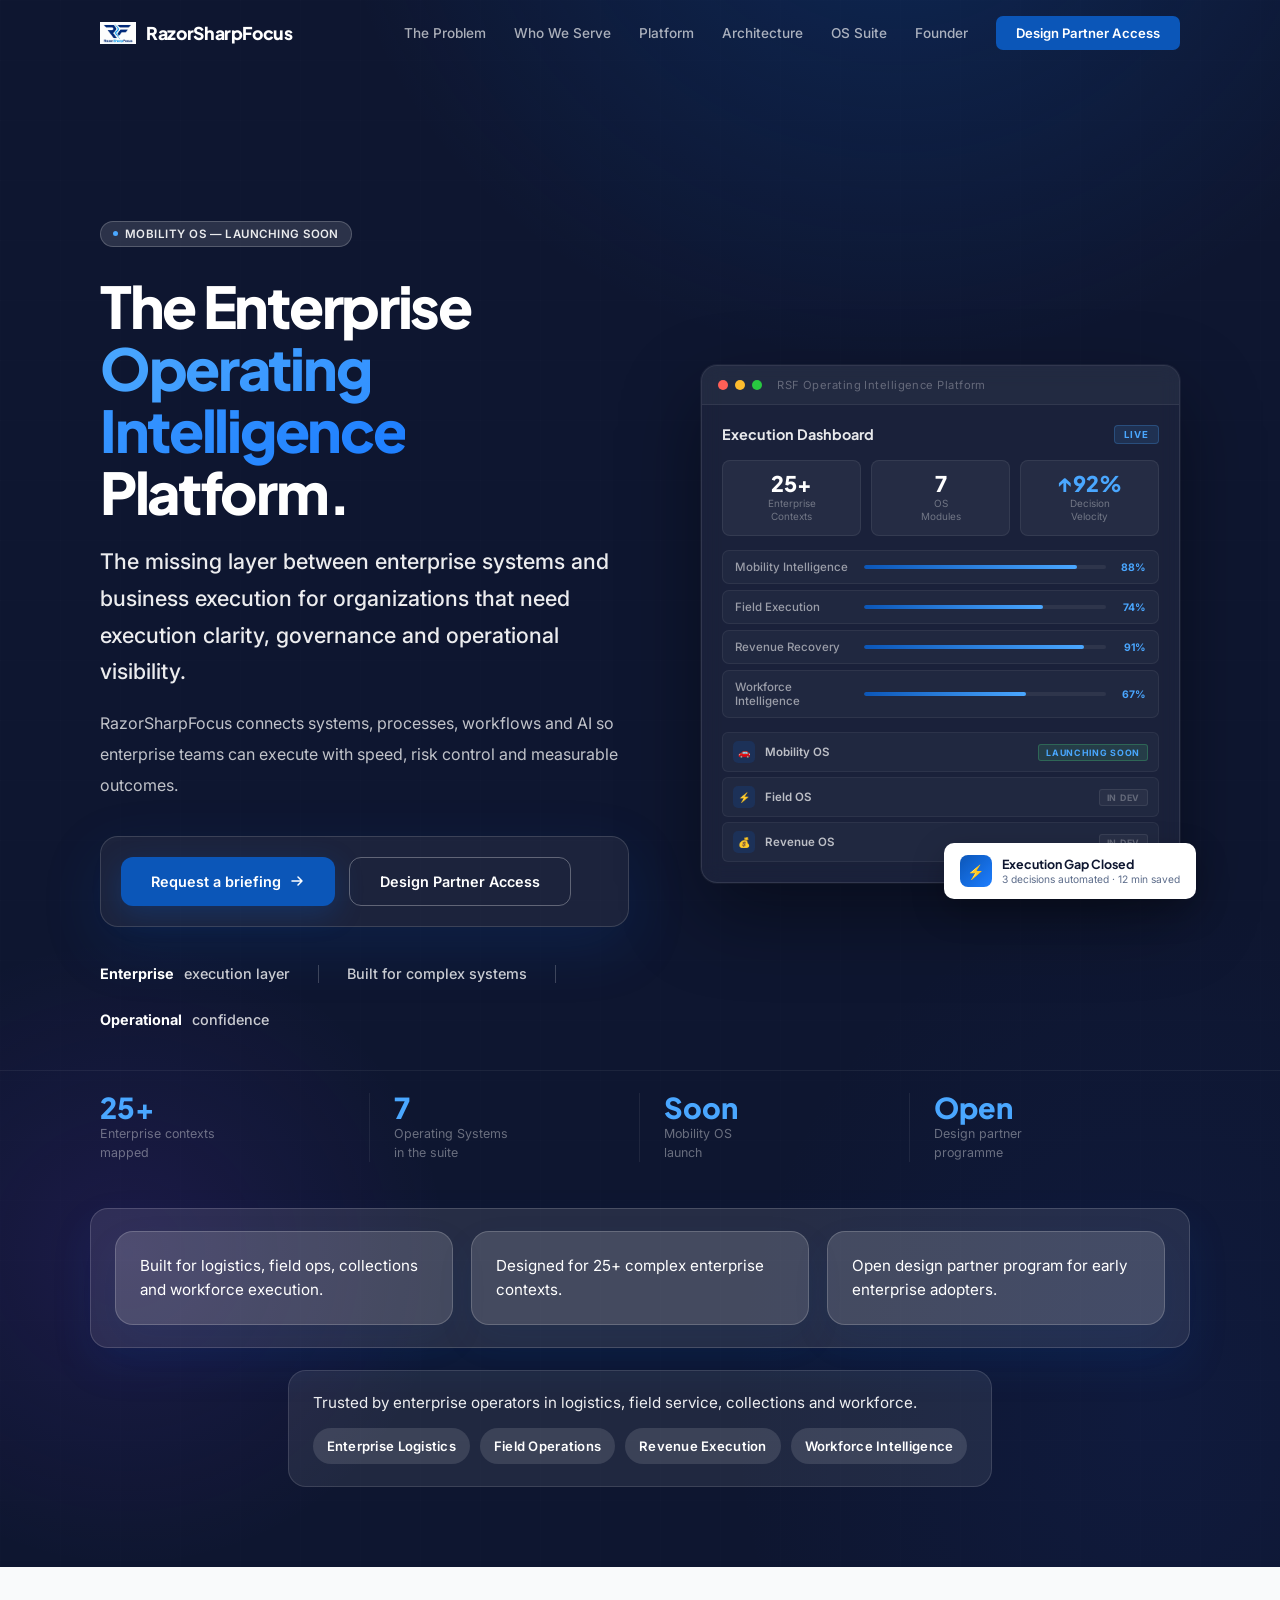
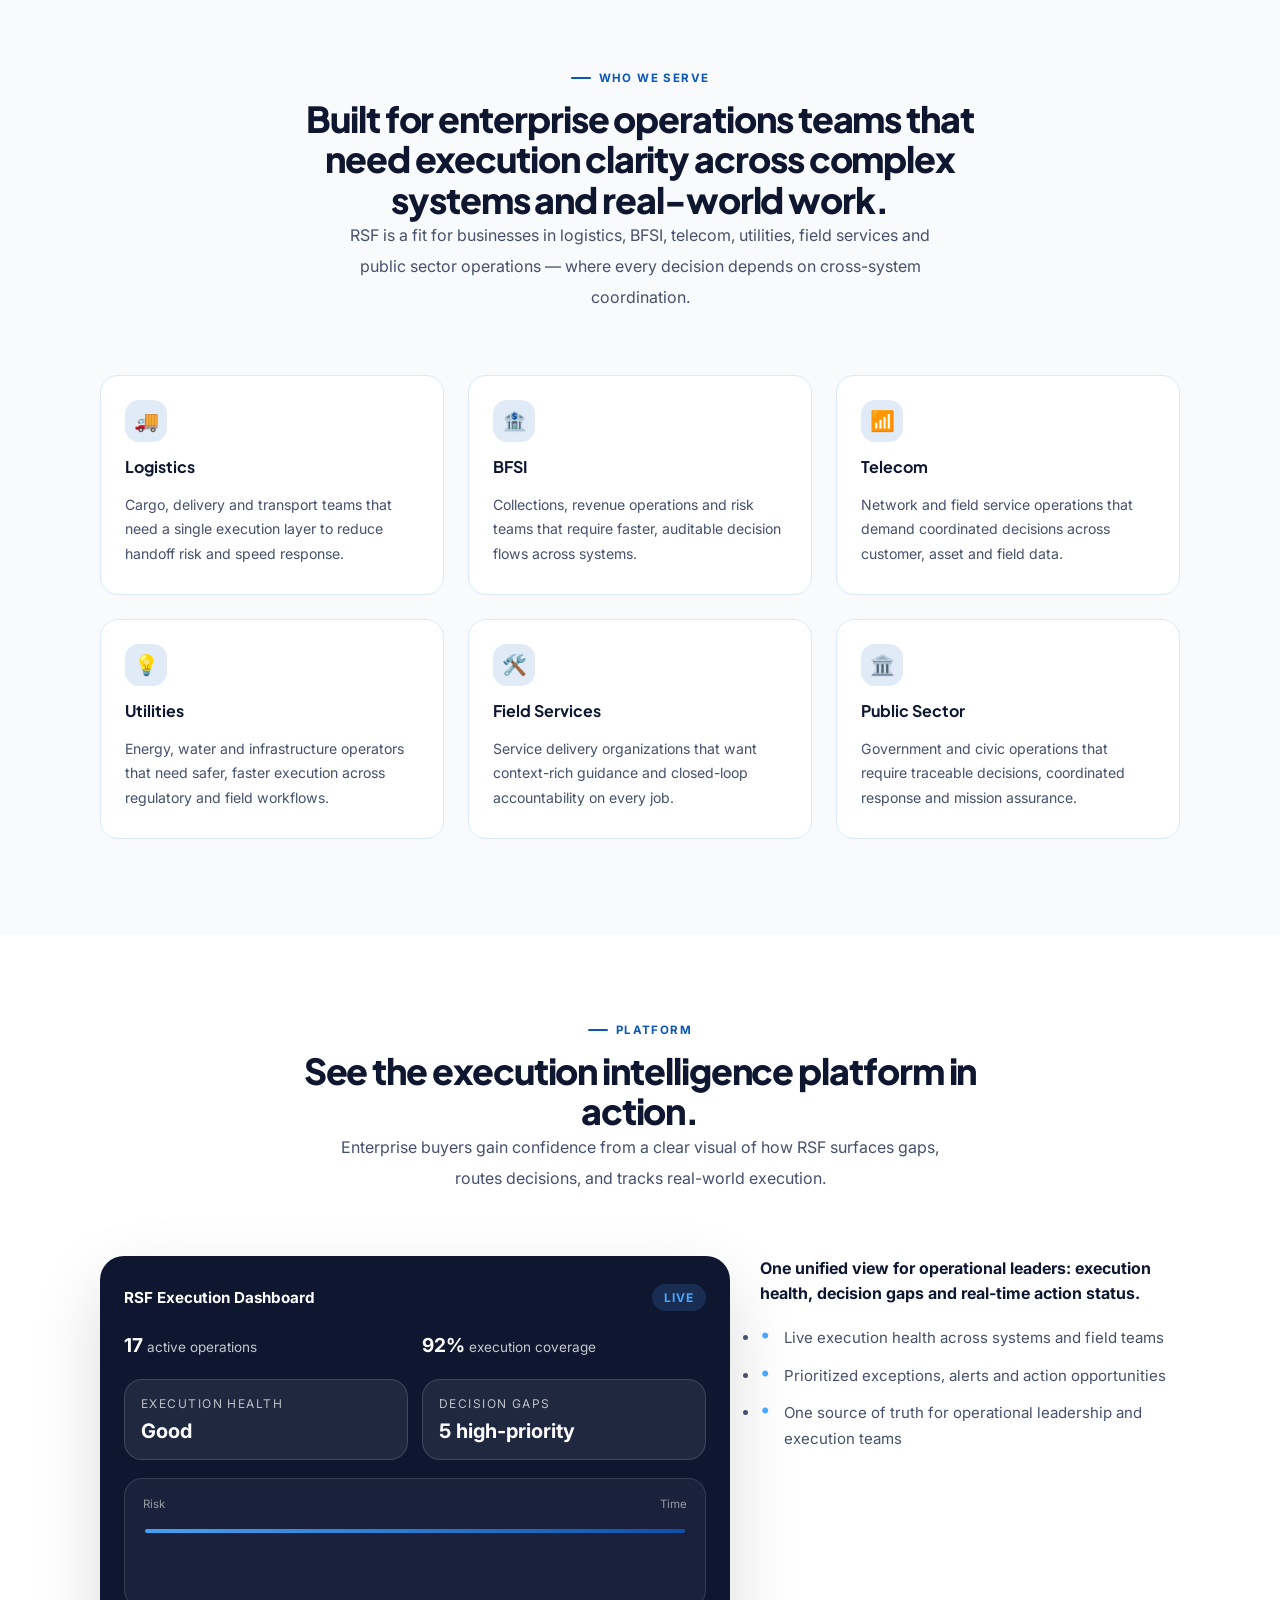
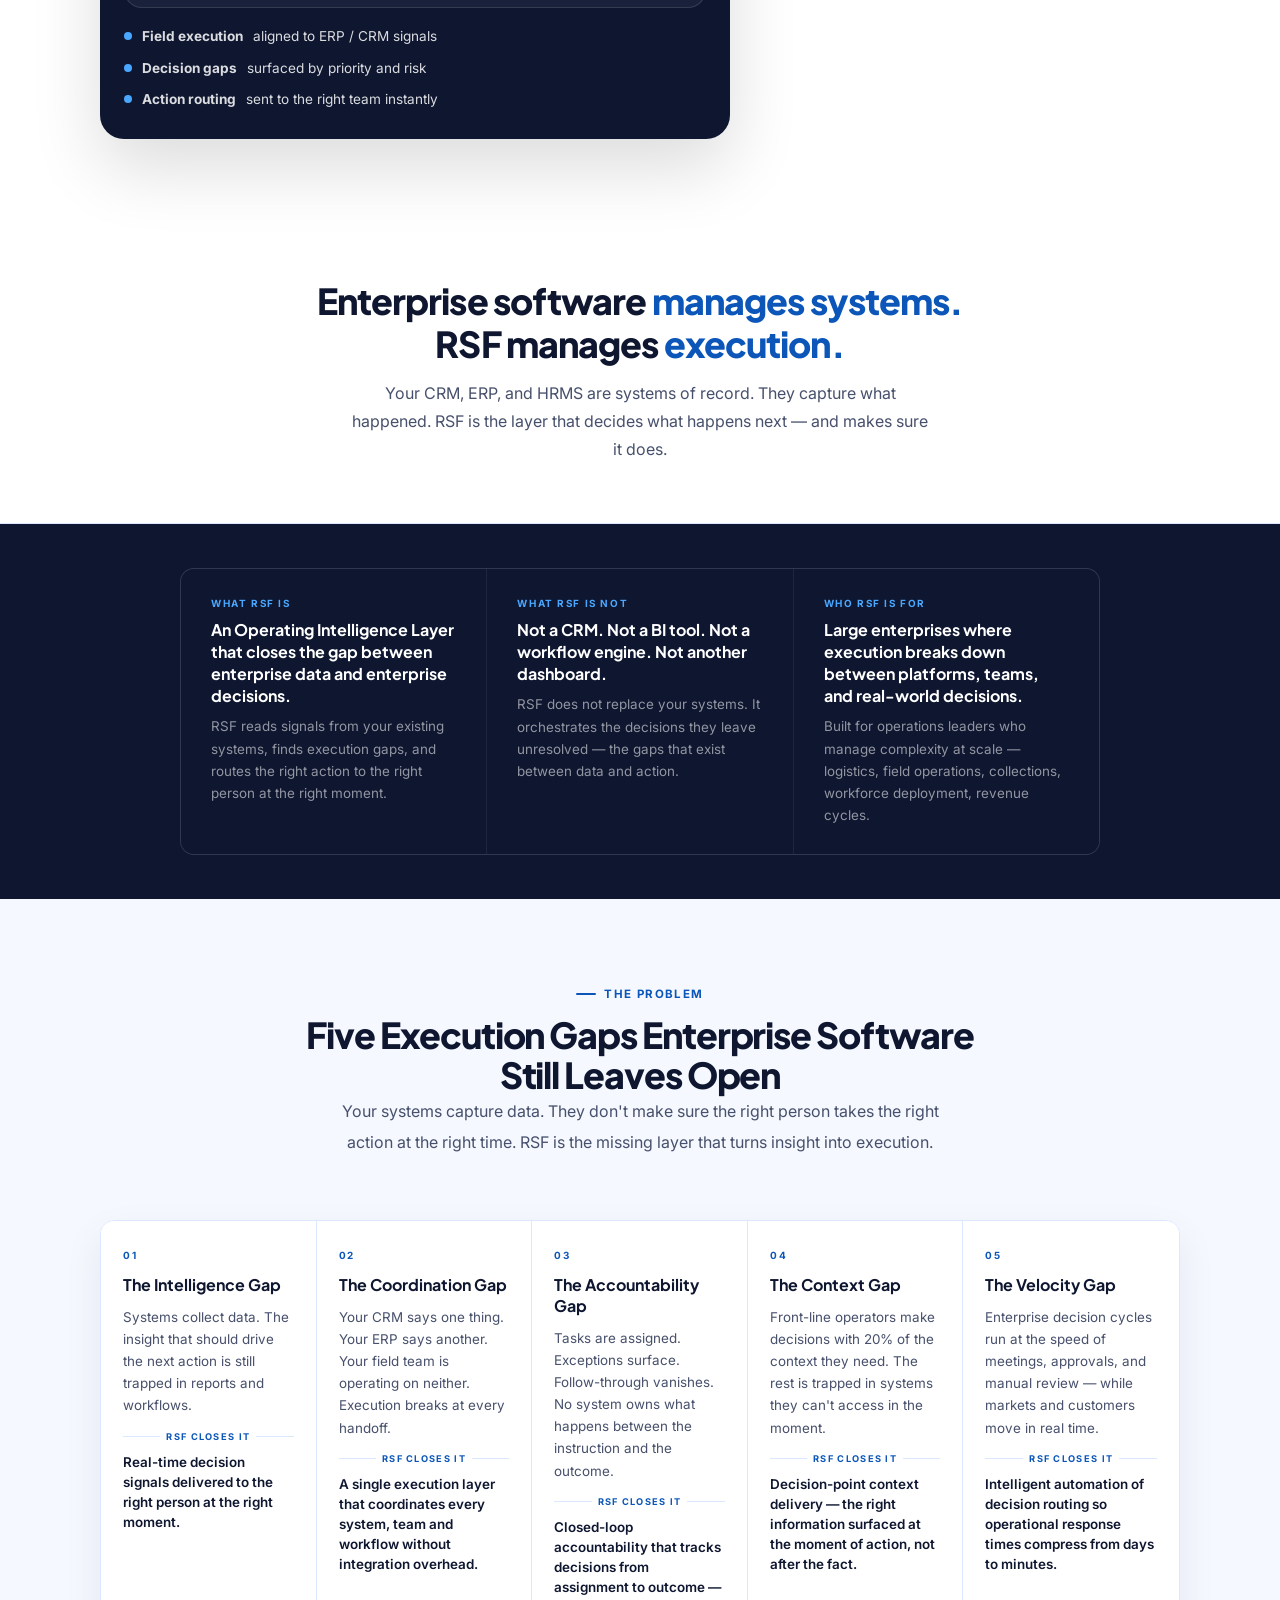
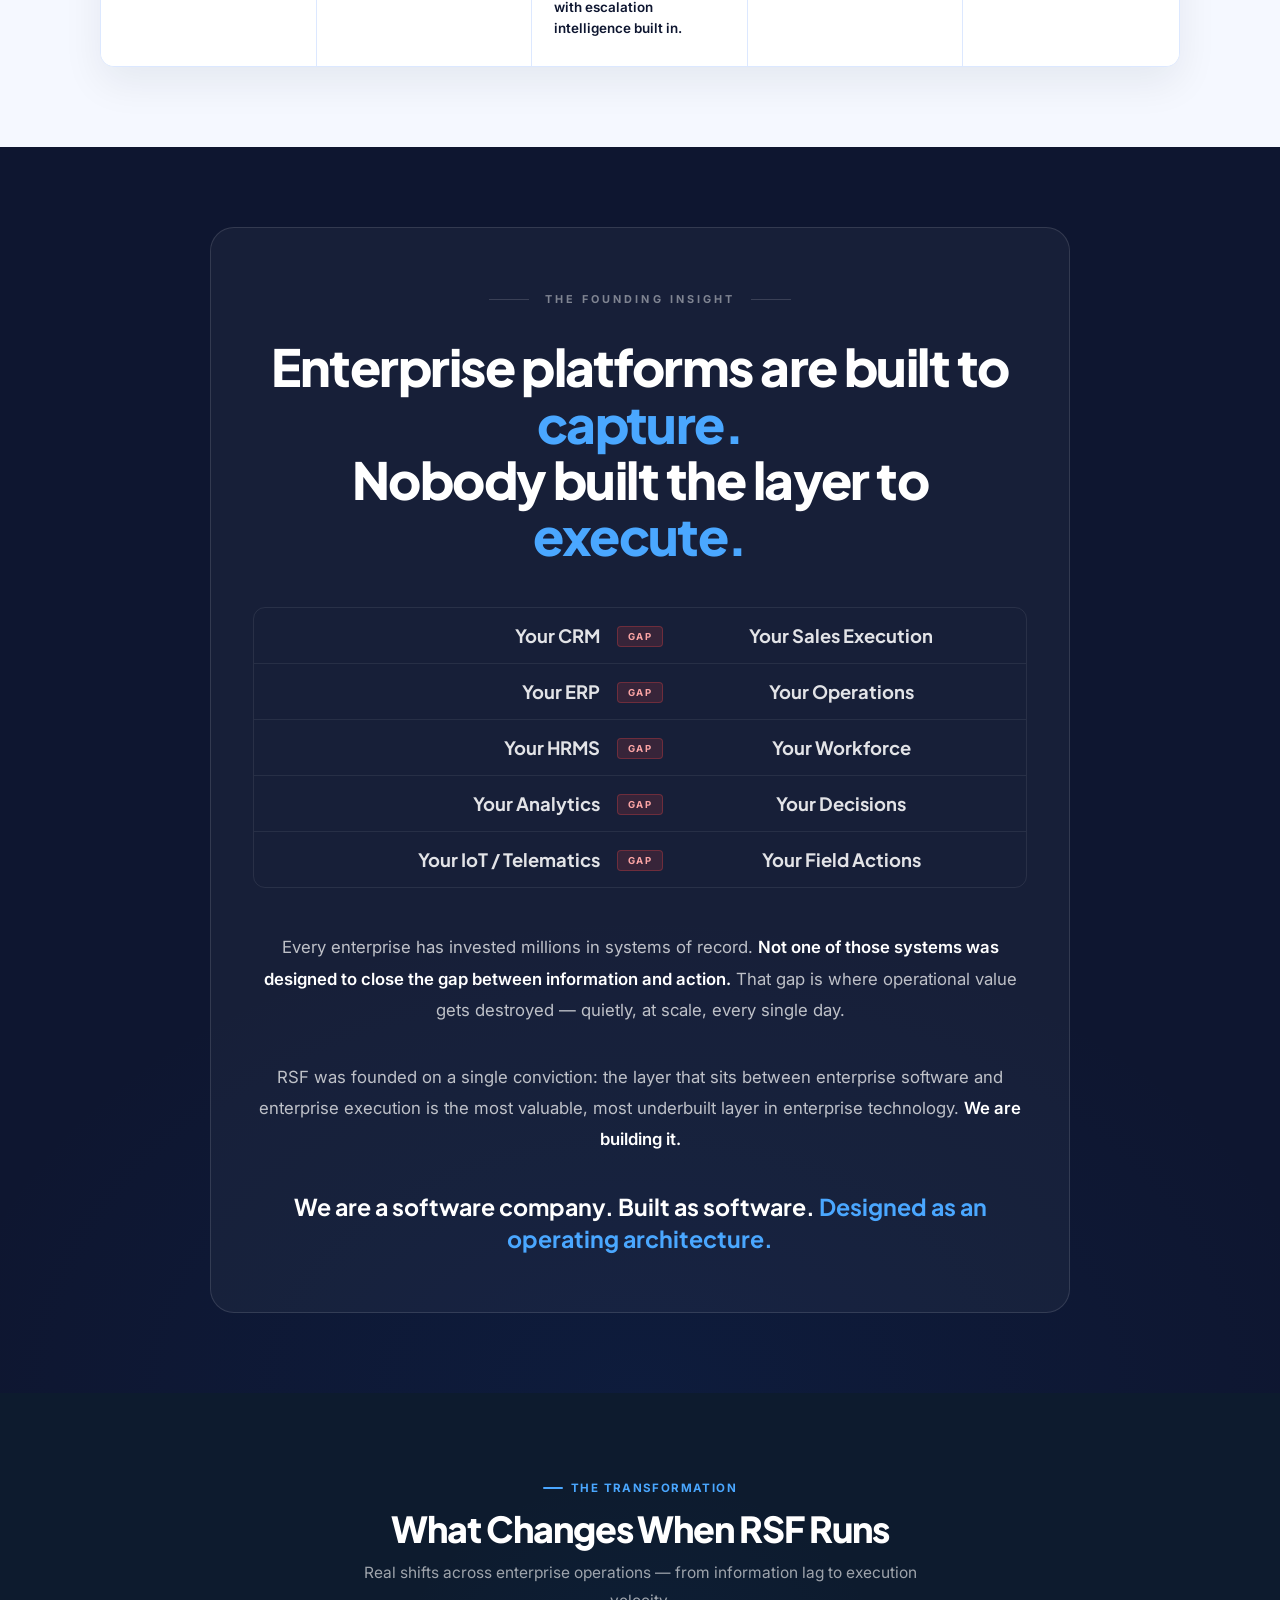
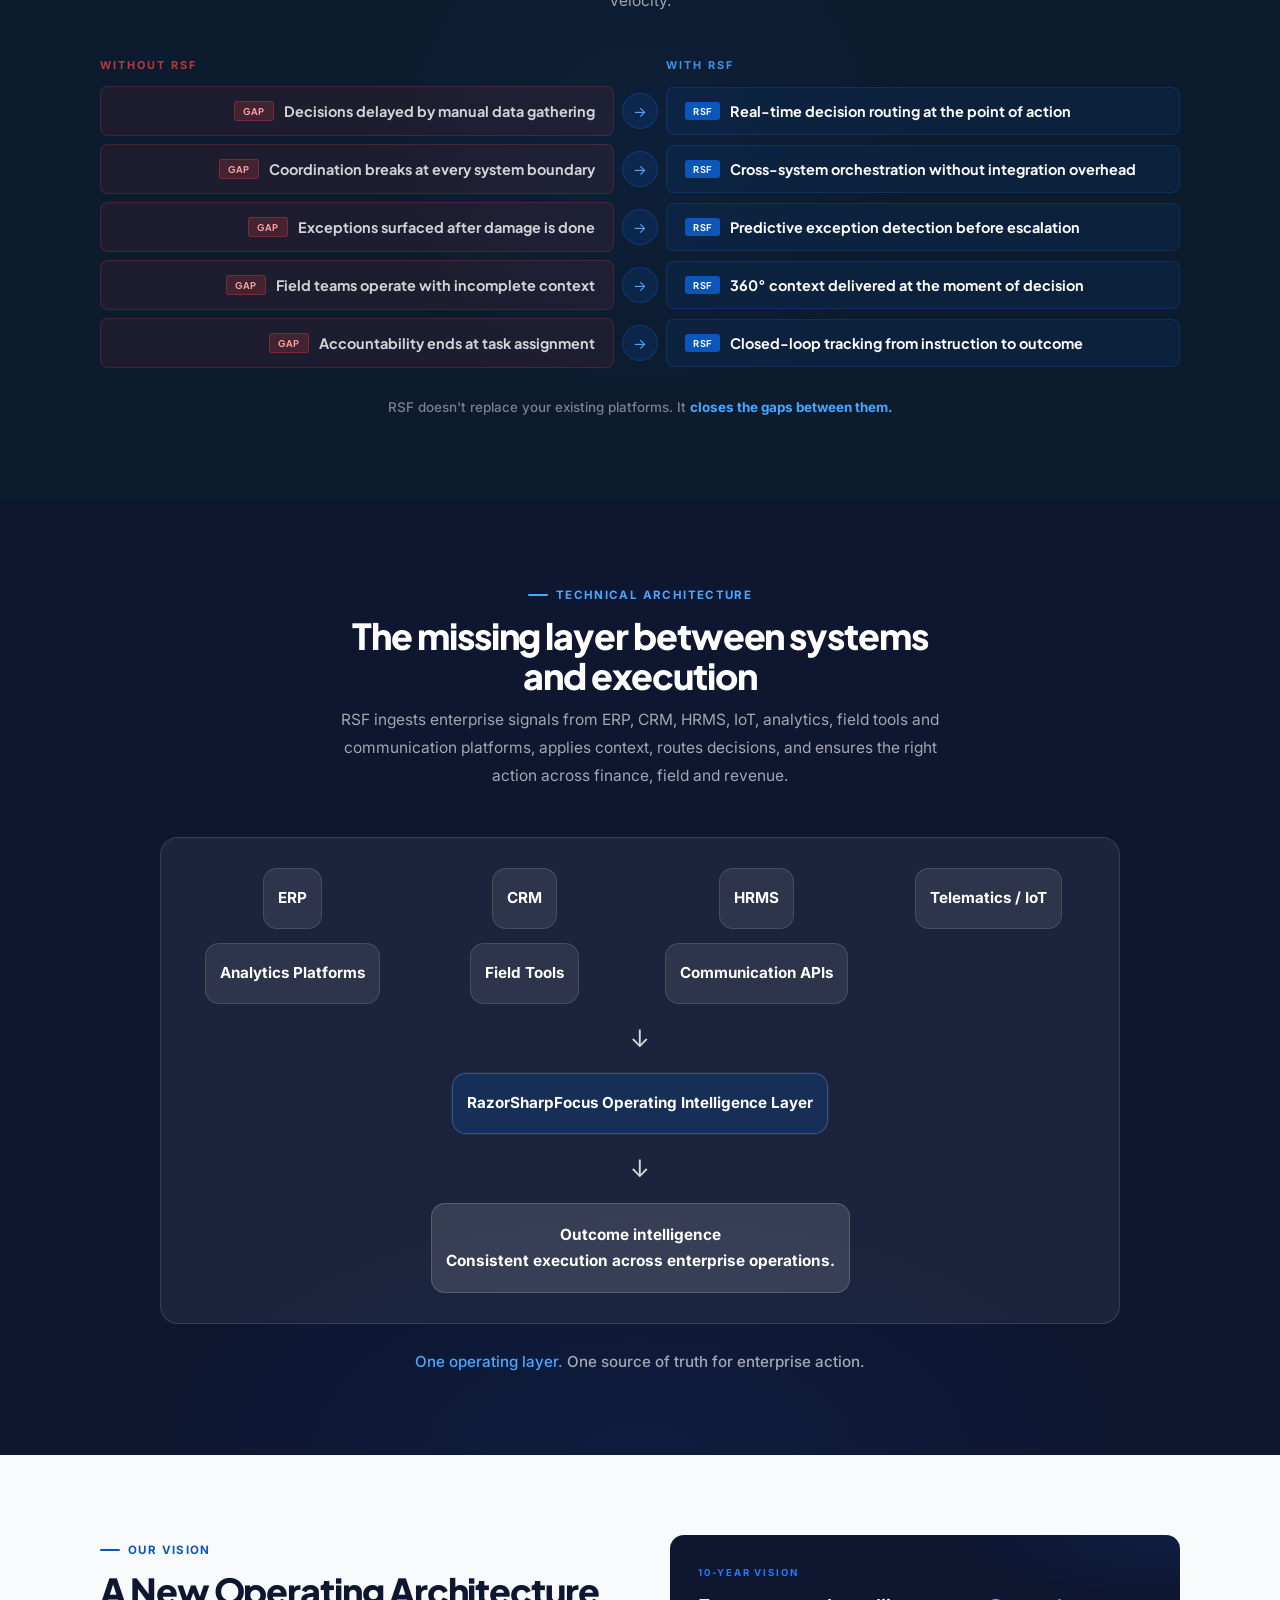
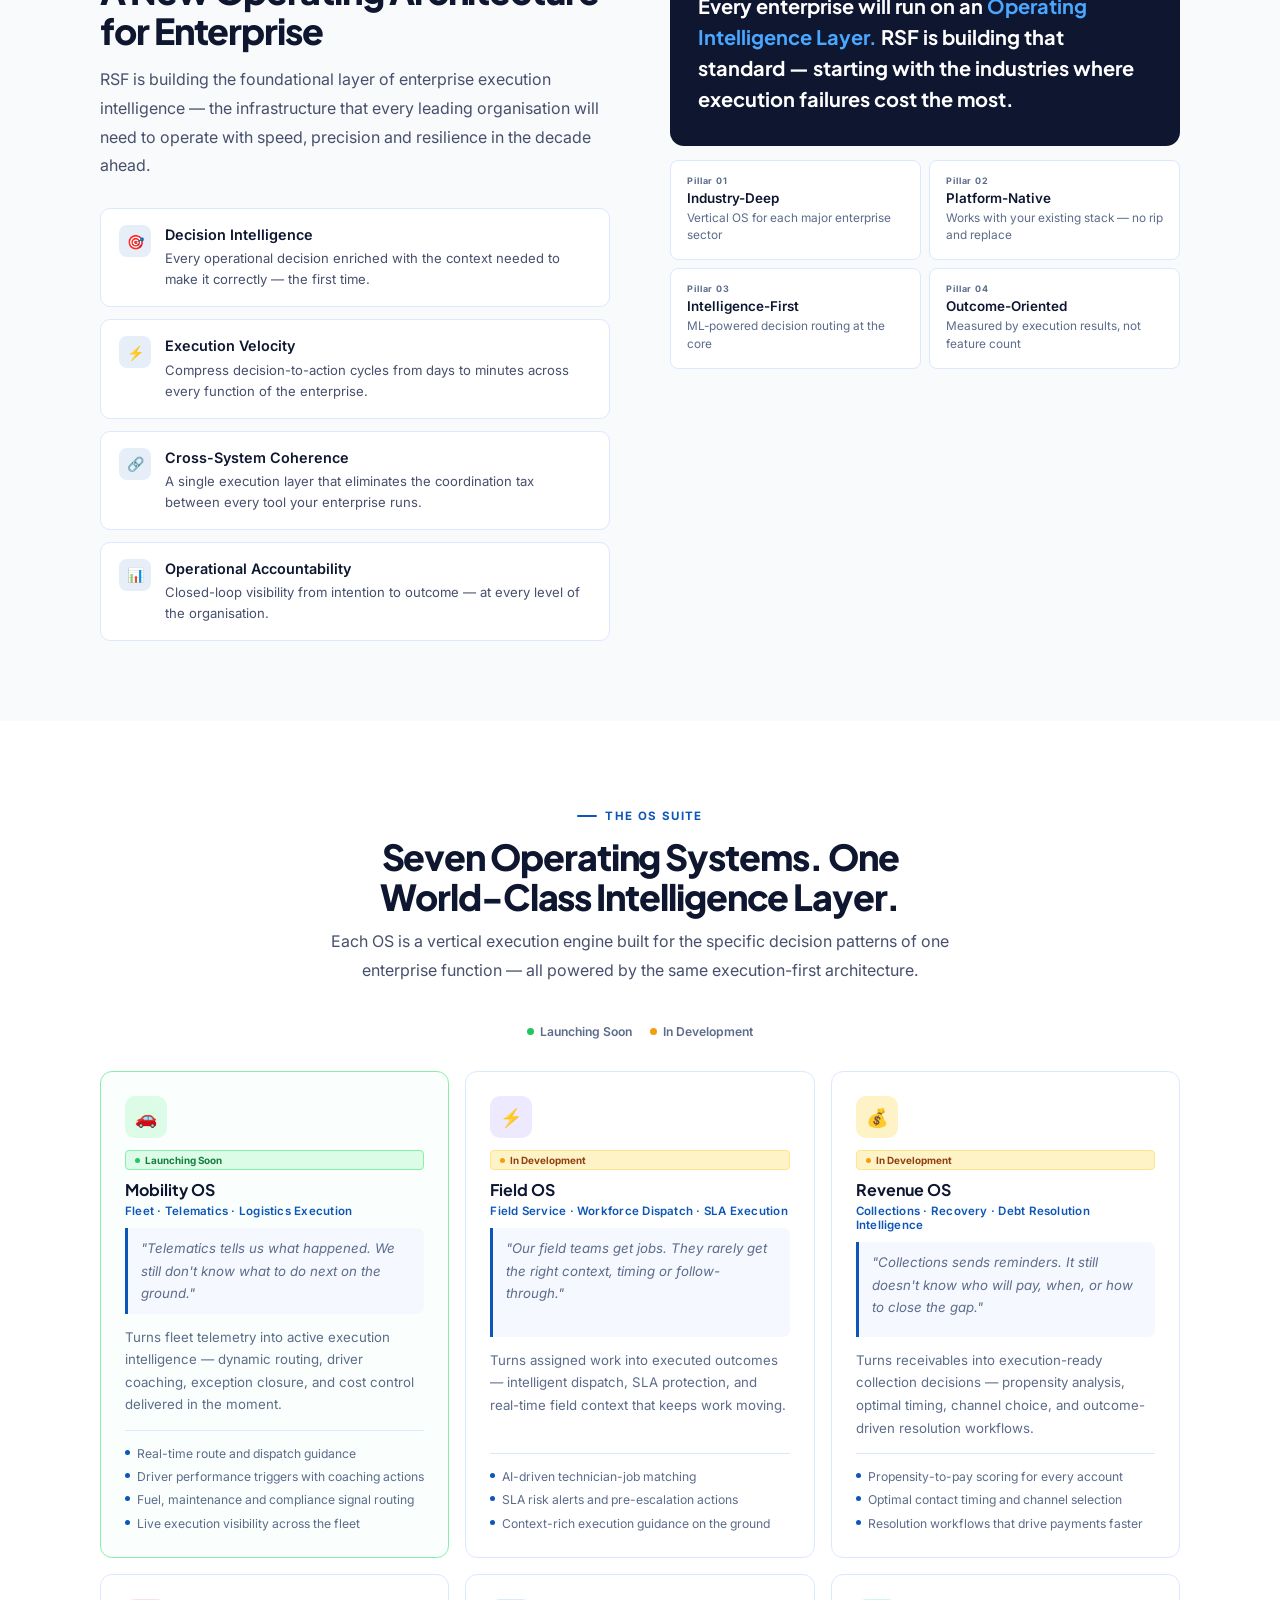
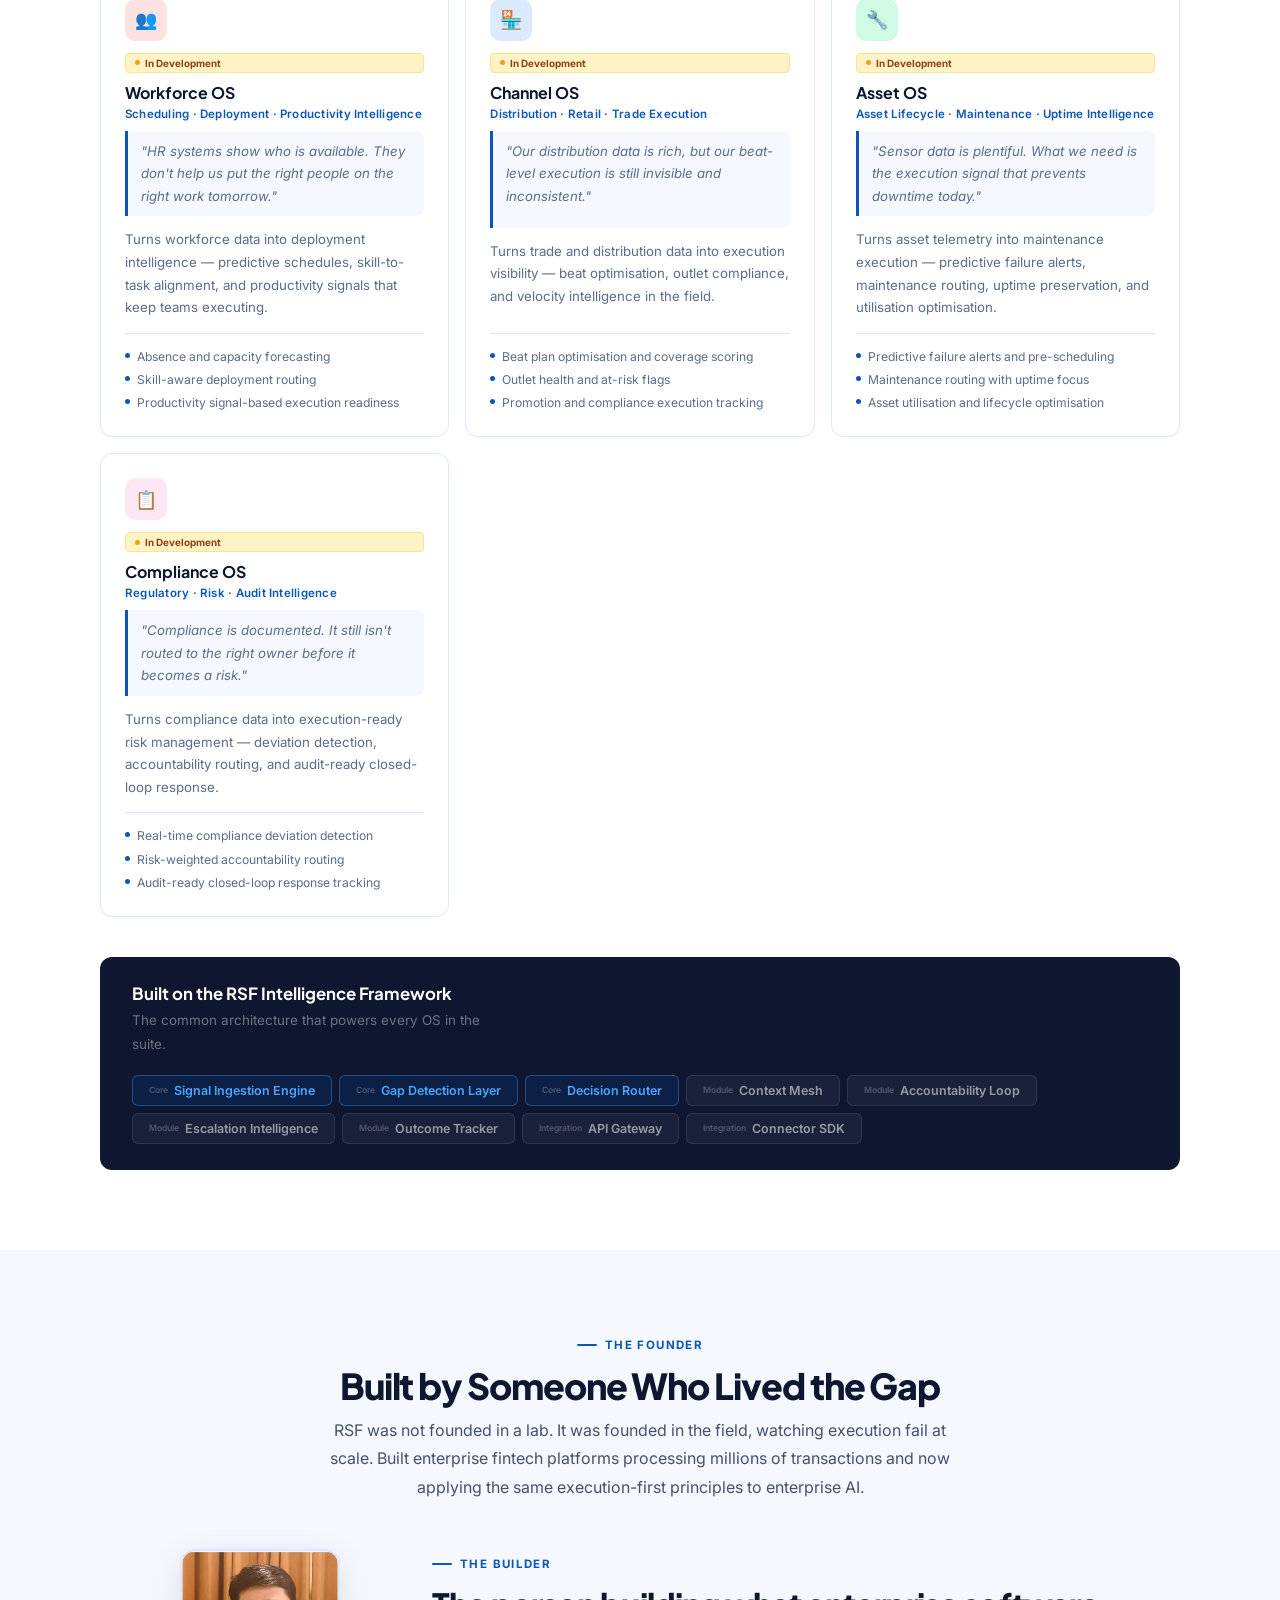
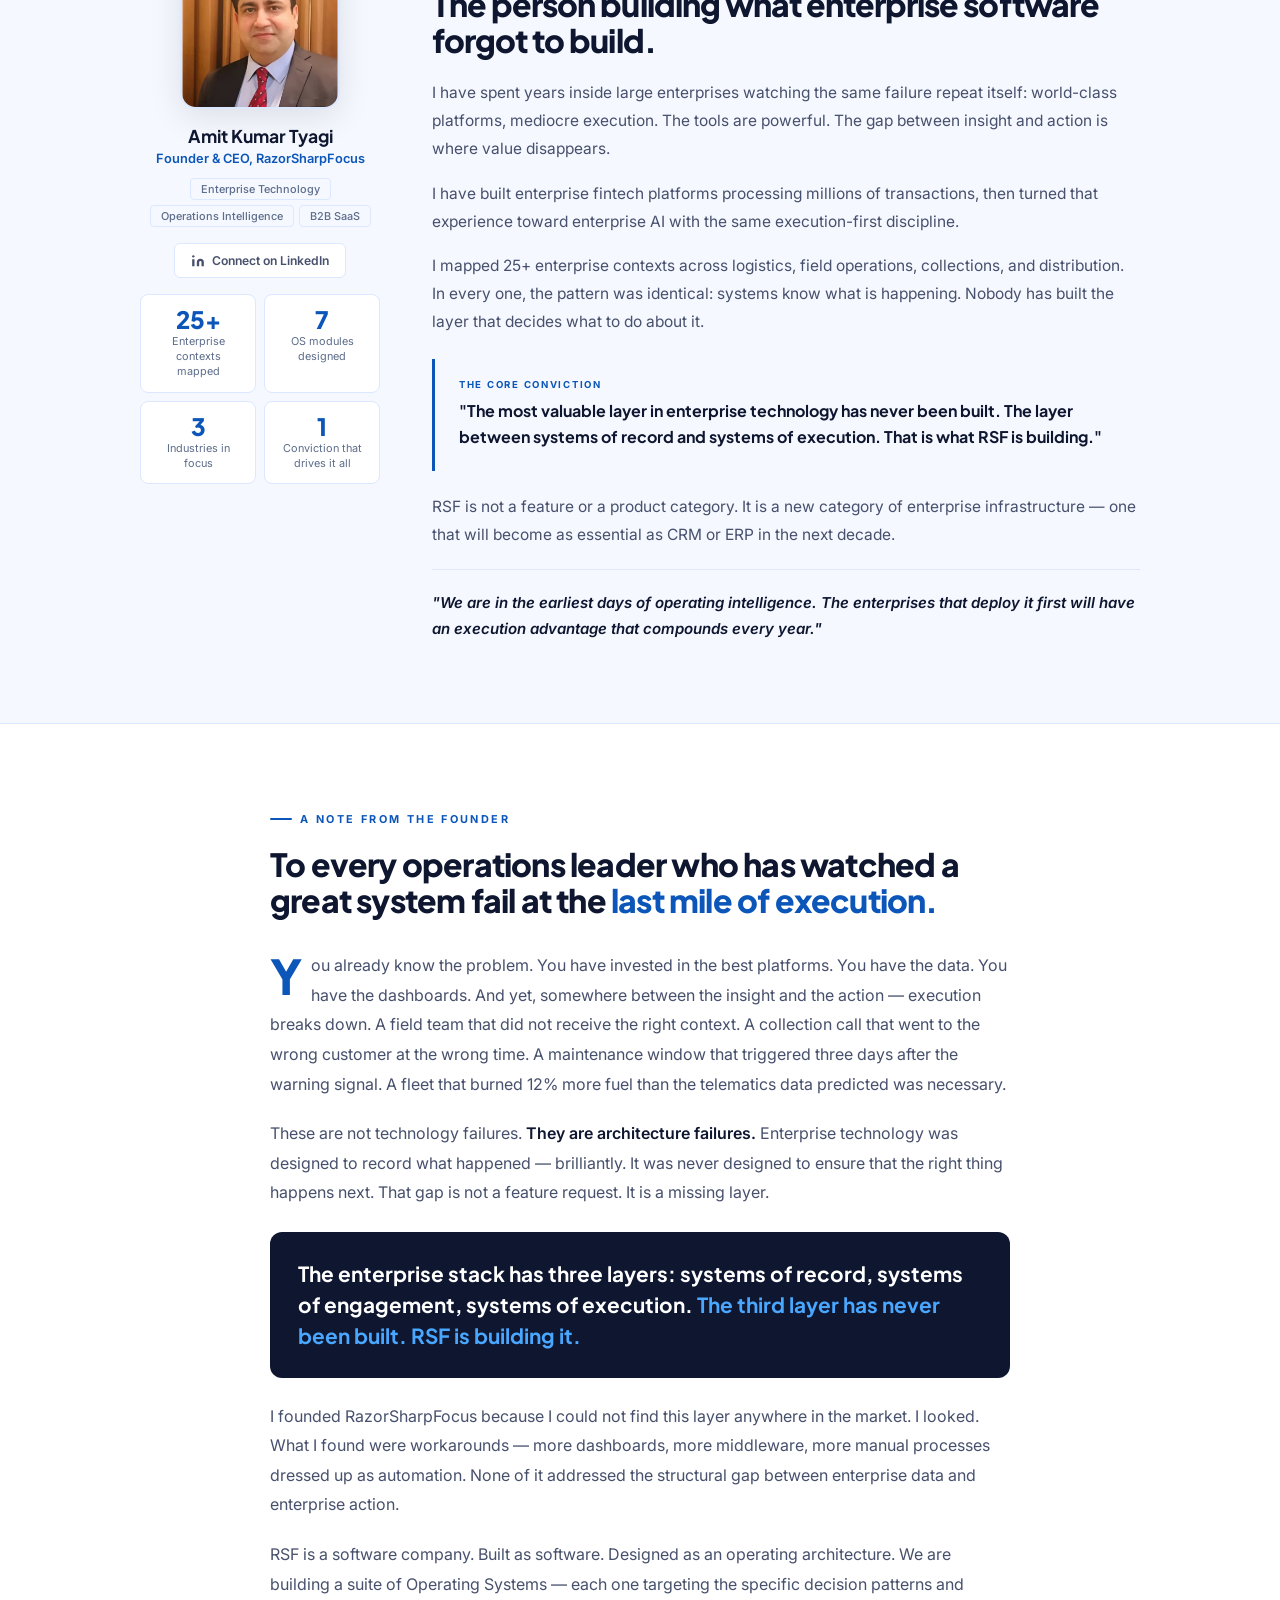
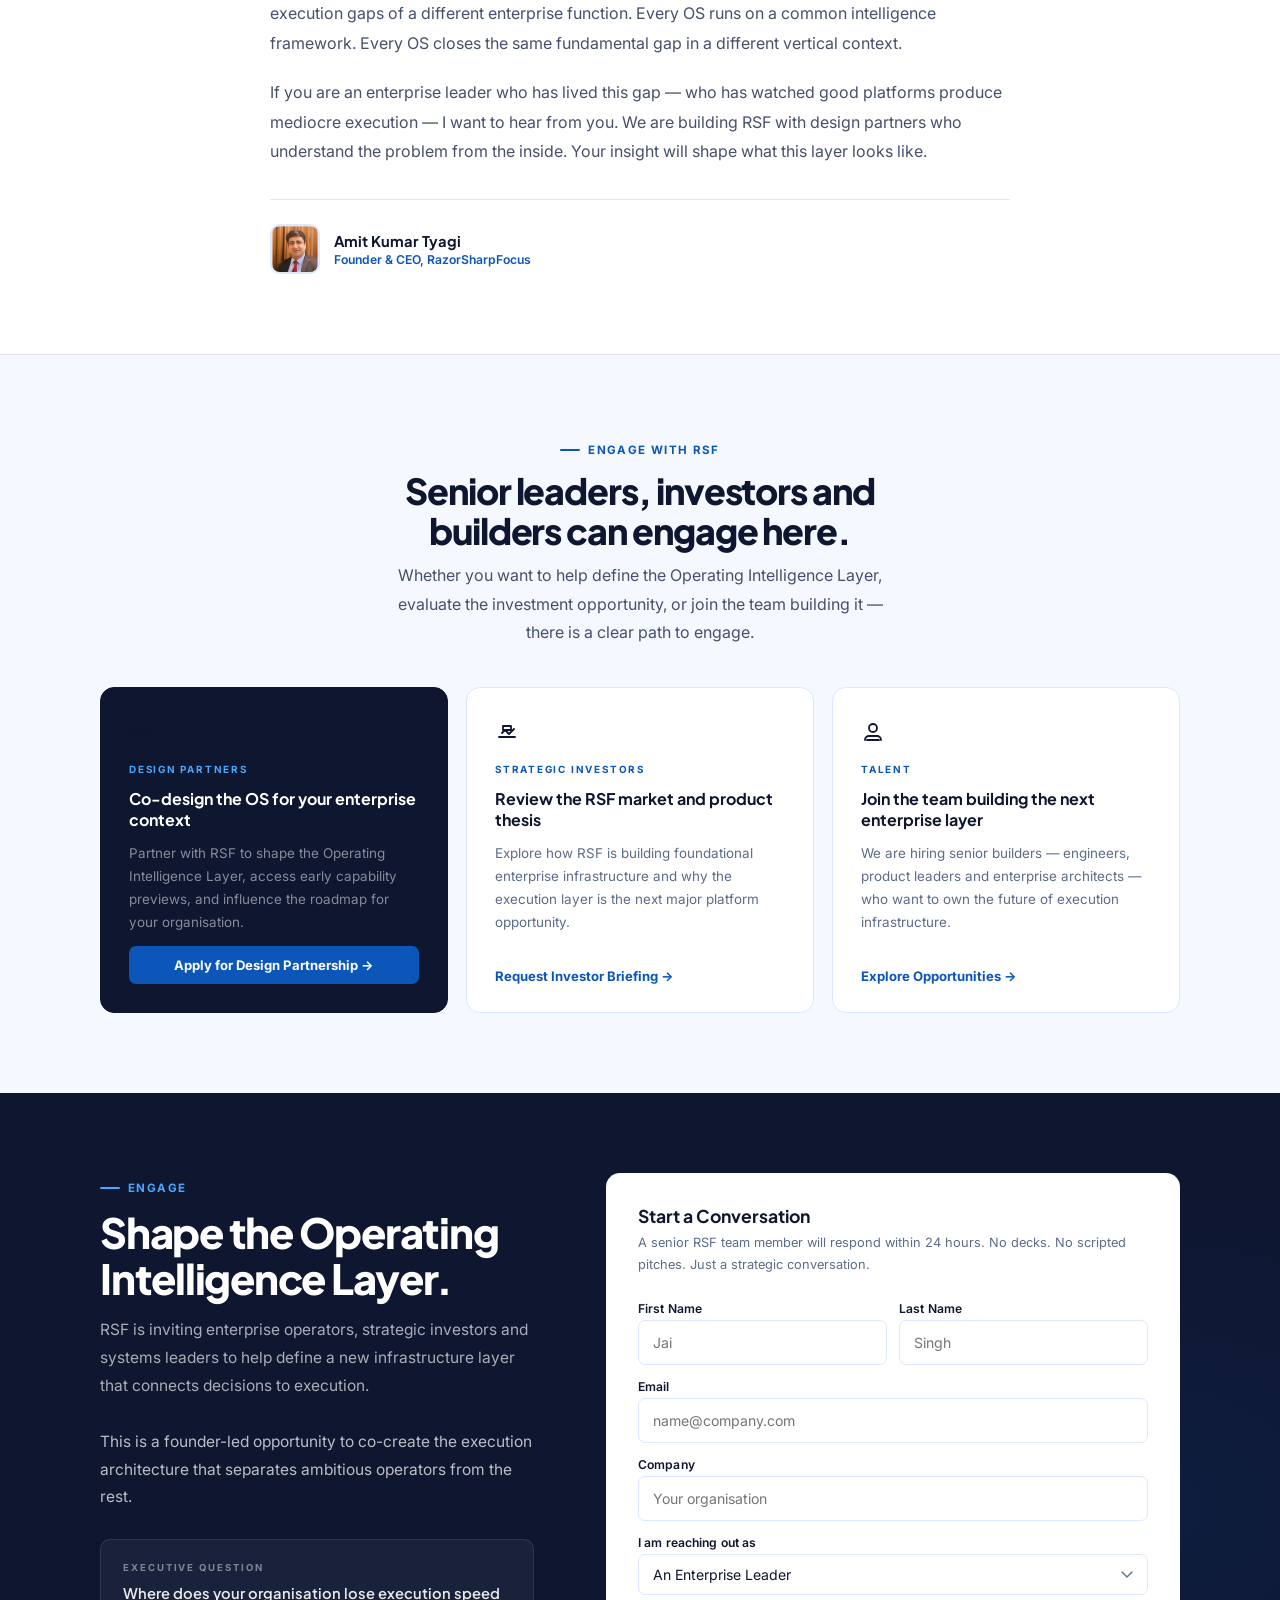
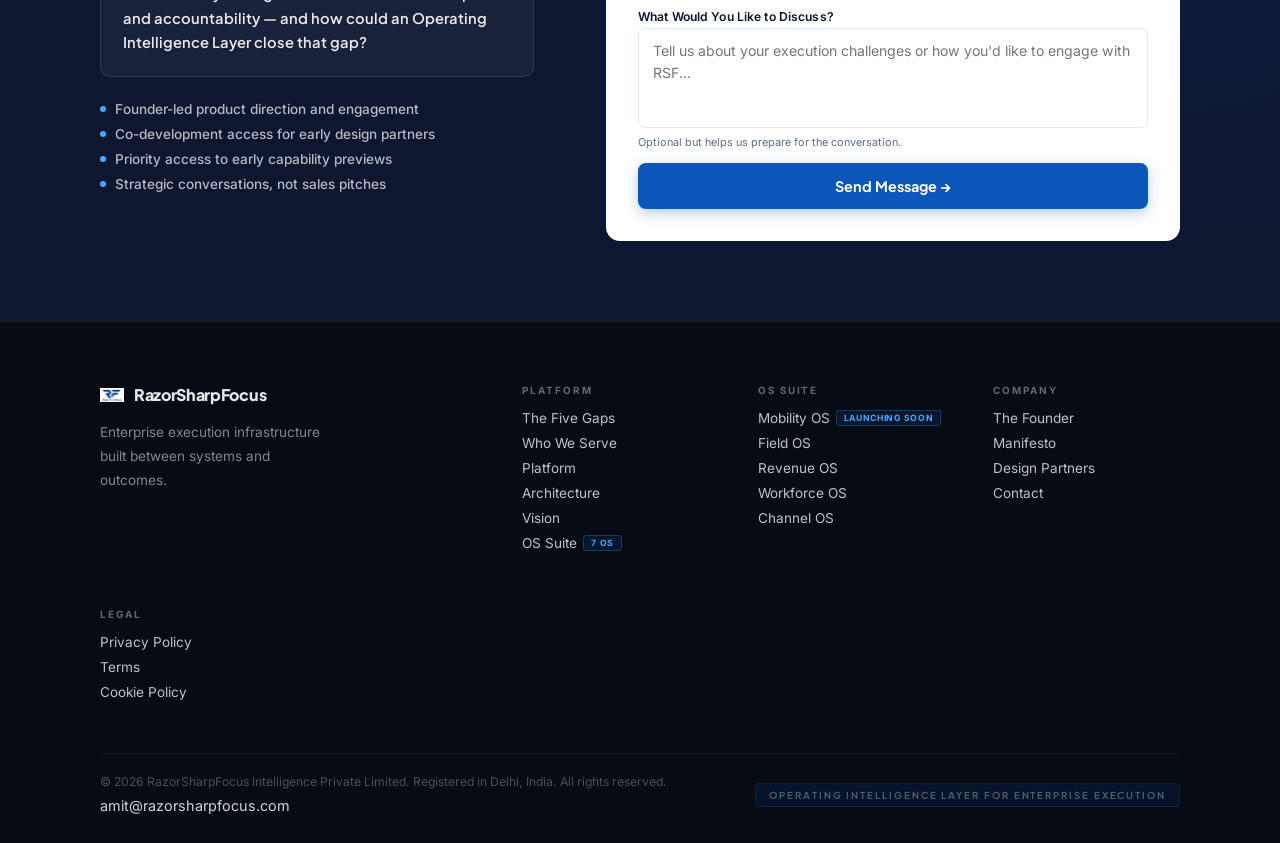
<file: index.html>
<!DOCTYPE html>
<html lang="en">
<head>
<meta charset="UTF-8"/>
<meta name="viewport" content="width=device-width, initial-scale=1.0"/>
<title>RazorSharpFocus | Enterprise Operating Intelligence Platform</title>
<meta name="description" content="RazorSharpFocus is an Enterprise Operating Intelligence Platform that improves execution, governance, visibility, compliance, and workflow automation."/>
<meta name="keywords" content="Enterprise Operating Intelligence, Operating Intelligence Platform, Enterprise AI Platform, Enterprise Execution, Business Execution Platform, Execution Intelligence, Operational Intelligence, Enterprise Automation, Decision Intelligence, Digital Transformation, Workflow Automation, Enterprise Governance, Enterprise Analytics, Enterprise Operations, Business Process Intelligence, Banking Transformation, Digital Banking, Payment Infrastructure, Insurance Automation, Healthcare Operations, Government Digital Transformation, Manufacturing Operations, Retail Operations, Supply Chain Intelligence, AI Platform, Cloud Platform, Workflow Engine, API Platform, Microservices, Low Code, No Code, Enterprise APIs, Analytics, Business Intelligence, Process Automation"/>
<meta name="author" content="Amit Kumar Tyagi"/>
<meta name="robots" content="index, follow, max-snippet:-1, max-image-preview:large, max-video-preview:-1"/>
<meta property="og:type" content="website"/>
<meta property="og:site_name" content="RazorSharpFocus"/>
<meta property="og:locale" content="en_US"/>
<meta property="og:title" content="RazorSharpFocus | Enterprise Operating Intelligence Platform"/>
<meta property="og:description" content="RazorSharpFocus is an Enterprise Operating Intelligence Platform that improves execution, governance, visibility, compliance, and workflow automation."/>
<meta property="og:url" content="https://razorsharpfocus.com"/>
<meta property="og:image" content="https://razorsharpfocus.com/img/og-image.svg"/>
<meta property="og:image:alt" content="RazorSharpFocus Enterprise Operating Intelligence Platform"/>
<meta name="twitter:card" content="summary_large_image"/>
<meta name="twitter:site" content="@RazorSharpFocus"/>
<meta name="twitter:creator" content="@RazorSharpFocus"/>
<meta name="twitter:title" content="RazorSharpFocus | Enterprise Operating Intelligence Platform"/>
<meta name="twitter:description" content="RazorSharpFocus is an Enterprise Operating Intelligence Platform that improves execution, governance, visibility, compliance, and workflow automation."/>
<meta name="twitter:image" content="https://razorsharpfocus.com/img/og-image.svg"/>
<meta name="twitter:image:alt" content="RazorSharpFocus Enterprise Operating Intelligence Platform"/>
<link rel="canonical" href="https://razorsharpfocus.com"/>
<link rel="alternate" hreflang="en" href="https://razorsharpfocus.com/"/>
<link rel="manifest" href="/manifest.json"/>
<meta name="theme-color" content="#0a1b40"/>
<link rel="icon" type="image/svg+xml" href="favicon.svg"/>
<link rel="alternate icon" href="favicon.svg"/>
<link rel="preconnect" href="https://fonts.googleapis.com"/>
<link rel="preconnect" href="https://fonts.gstatic.com" crossorigin/>
<link href="https://fonts.googleapis.com/css2?family=Inter:wght@300;400;500;600;700;800;900&family=Plus+Jakarta+Sans:wght@400;500;600;700;800&display=swap" rel="stylesheet"/>
<link rel="stylesheet" href="styles.css"/>

<script type="application/ld+json">
[
  {
    "@context": "https://schema.org",
    "@type": "Organization",
    "name": "RazorSharpFocus",
    "url": "https://razorsharpfocus.com",
    "logo": "https://razorsharpfocus.com/img/logo-rsf.jpeg",
    "sameAs": ["https://www.linkedin.com/company/razorsharpfocus"],
    "description": "RazorSharpFocus is an Enterprise Operating Intelligence Platform that connects enterprise systems, people, processes, workflows, and AI to improve execution, governance, operational visibility, compliance, and business outcomes.",
    "foundingDate": "2026",
    "founder": {
      "@type": "Person",
      "name": "Amit Kumar Tyagi",
      "jobTitle": "Founder",
      "url": "https://razorsharpfocus.com#founder"
    },
    "contactPoint": [
      {
        "@type": "ContactPoint",
        "contactType": "sales",
        "email": "amit@razorsharpfocus.com",
        "url": "mailto:amit@razorsharpfocus.com"
      }
    ]
  },
  {
    "@context": "https://schema.org",
    "@type": "WebSite",
    "name": "RazorSharpFocus",
    "url": "https://razorsharpfocus.com",
    "potentialAction": {
      "@type": "SearchAction",
      "target": "https://razorsharpfocus.com/?s={search_term_string}",
      "query-input": "required name=search_term_string"
    }
  },
  {
    "@context": "https://schema.org",
    "@type": "WebPage",
    "name": "RazorSharpFocus | Enterprise Operating Intelligence Platform",
    "description": "RazorSharpFocus is an Enterprise Operating Intelligence Platform that improves execution, governance, visibility, compliance, and workflow automation.",
    "url": "https://razorsharpfocus.com",
    "inLanguage": "en-US",
    "isPartOf": {
      "@type": "WebSite",
      "name": "RazorSharpFocus",
      "url": "https://razorsharpfocus.com"
    },
    "breadcrumb": {
      "@id": "https://razorsharpfocus.com/#breadcrumb"
    }
  },
  {
    "@context": "https://schema.org",
    "@type": "BreadcrumbList",
    "@id": "https://razorsharpfocus.com/#breadcrumb",
    "itemListElement": [
      {
        "@type": "ListItem",
        "position": 1,
        "name": "Home",
        "item": "https://razorsharpfocus.com/"
      },
      {
        "@type": "ListItem",
        "position": 2,
        "name": "Privacy Policy",
        "item": "https://razorsharpfocus.com/privacy.html"
      },
      {
        "@type": "ListItem",
        "position": 3,
        "name": "Terms",
        "item": "https://razorsharpfocus.com/terms.html"
      },
      {
        "@type": "ListItem",
        "position": 4,
        "name": "Cookie Policy",
        "item": "https://razorsharpfocus.com/cookie.html"
      }
    ]
  },
  {
    "@context": "https://schema.org",
    "@type": "SoftwareApplication",
    "name": "RazorSharpFocus Enterprise Operating Intelligence Platform",
    "operatingSystem": "Web",
    "applicationCategory": "BusinessApplication",
    "description": "An enterprise platform for execution intelligence, workflow automation, decision intelligence, governance and operational visibility.",
    "url": "https://razorsharpfocus.com",
    "softwareVersion": "1.0",
    "offers": {
      "@type": "Offer",
      "price": "0.00",
      "priceCurrency": "USD",
      "url": "https://razorsharpfocus.com/contact"
    }
  },
  {
    "@context": "https://schema.org",
    "@type": "Service",
    "serviceType": "Enterprise Operating Intelligence Platform",
    "provider": "RazorSharpFocus",
    "description": "A platform service that connects people, processes, systems and AI to improve enterprise execution and governance."
  },
  {
    "@context": "https://schema.org",
    "@type": "FAQPage",
    "mainEntity": [
      {
        "@type": "Question",
        "name": "What is Operating Intelligence?",
        "acceptedAnswer": {
          "@type": "Answer",
          "text": "Operating Intelligence is the enterprise capability that connects systems, workflows and teams to improve execution, visibility and decision accuracy."
        }
      },
      {
        "@type": "Question",
        "name": "What is Enterprise Execution?",
        "acceptedAnswer": {
          "@type": "Answer",
          "text": "Enterprise Execution is the ability to orchestrate people, processes and technology so strategic decisions translate to reliable operational outcomes."
        }
      },
      {
        "@type": "Question",
        "name": "How is RazorSharpFocus different from ERP?",
        "acceptedAnswer": {
          "@type": "Answer",
          "text": "RazorSharpFocus is a layer that sits above ERP and systems to manage execution, governance and real-time operations rather than just back-office transactions."
        }
      },
      {
        "@type": "Question",
        "name": "How does RazorSharpFocus integrate with SAP?",
        "acceptedAnswer": {
          "@type": "Answer",
          "text": "RazorSharpFocus integrates with SAP through APIs, data connectors and workflow orchestration to bring SAP data into the enterprise execution layer."
        }
      },
      {
        "@type": "Question",
        "name": "Can RazorSharpFocus integrate with Microsoft Dynamics?",
        "acceptedAnswer": {
          "@type": "Answer",
          "text": "Yes. RazorSharpFocus integrates with Microsoft Dynamics via enterprise APIs, event streams and process orchestration to align Dynamics with execution workflows."
        }
      },
      {
        "@type": "Question",
        "name": "What industries use RazorSharpFocus?",
        "acceptedAnswer": {
          "@type": "Answer",
          "text": "RazorSharpFocus is used in banking, payments, insurance, healthcare, manufacturing, retail, logistics, government and utilities for execution intelligence and operational governance."
        }
      },
      {
        "@type": "Question",
        "name": "How does AI improve enterprise execution?",
        "acceptedAnswer": {
          "@type": "Answer",
          "text": "AI improves enterprise execution by detecting operational risk, recommending actions, automating workflows and providing decision intelligence at the point of execution."
        }
      }
    ]
  },
  {
    "@context": "https://schema.org",
    "@type": "Article",
    "headline": "RazorSharpFocus | Enterprise Operating Intelligence Platform",
    "description": "RazorSharpFocus is the missing layer between enterprise systems and business execution.",
    "author": {
      "@type": "Person",
      "name": "Amit Kumar Tyagi"
    },
    "publisher": {
      "@type": "Organization",
      "name": "RazorSharpFocus",
      "logo": {
        "@type": "ImageObject",
        "url": "https://razorsharpfocus.com/img/logo-rsf.jpeg"
      }
    },
    "url": "https://razorsharpfocus.com",
    "mainEntityOfPage": "https://razorsharpfocus.com"
  }
]
</script>
</head>
<body>
<a href="#main-content" class="skip-link">Skip to main content</a>
<!-- ══════════════════════════════════════════
    HEADER
══════════════════════════════════════════ -->
<header id="header">
  <div class="header-inner">
    <a href="#" class="logo">
      <img src="img/logo-rsf.jpeg" alt="RazorSharpFocus logo" class="logo-img" />
      RazorSharpFocus
    </a>
    <nav class="nav" id="main-nav" aria-label="Main navigation">
      <a href="#gaps">The Problem</a>
      <a href="#serve">Who We Serve</a>
      <a href="#platform">Platform</a>
      <a href="#architecture">Architecture</a>
      <a href="#products">OS Suite</a>
      <a href="#founder">Founder</a>
      <a href="#contact" class="nav-cta">Design Partner Access</a>
    </nav>
    <button class="nav-toggle" id="nav-toggle" aria-label="Toggle navigation menu" aria-expanded="false" aria-controls="main-nav">
      <span></span><span></span><span></span>
    </button>
  </div>
</header>

<!-- ══════════════════════════════════════════
    HERO
══════════════════════════════════════════ -->
<section id="hero" role="main">
  <div class="hero-wrap" id="main-content">
    <div class="container">
      <div class="hero-grid">

        <!-- LEFT -->
        <div class="hero-text">
          <div class="hero-badge reveal">
            <span class="badge badge-white"><span class="dot"></span>Mobility OS — Launching Soon</span>
          </div>
          <h1 class="hero-h1 reveal">The Enterprise<br><em class="accent" style="font-style:normal">Operating Intelligence</em><br>Platform.</h1>
          <p class="hero-tagline reveal">The missing layer between enterprise systems and business execution for organizations that need execution clarity, governance and operational visibility.</p>
          <p class="hero-sub reveal">RazorSharpFocus connects systems, processes, workflows and AI so enterprise teams can execute with speed, risk control and measurable outcomes.</p>
          <div class="hero-ctas reveal">
            <a href="#contact" class="btn btn-primary">
              Request a briefing
              <svg viewBox="0 0 16 16" fill="none"><path d="M3 8h10M9 4l4 4-4 4" stroke="currentColor" stroke-width="1.5" stroke-linecap="round" stroke-linejoin="round"/></svg>
            </a>
            <a href="#contact" class="btn btn-outline">Design Partner Access</a>
          </div>
          <div class="hero-proof reveal">
            <div class="hp-item"><strong>Enterprise</strong> execution layer</div>
            <div class="hp-div"></div>
            <div class="hp-item">Built for complex systems</div>
            <div class="hp-div"></div>
            <div class="hp-item"><strong>Operational</strong> confidence</div>
          </div>
        </div>

        <!-- RIGHT — product UI mockup -->
        <div class="hero-visual reveal">
          <div class="hero-ui">
            <div class="hui-bar">
              <div class="hui-dot"></div><div class="hui-dot"></div><div class="hui-dot"></div>
              <span class="hui-bar-title">RSF Operating Intelligence Platform</span>
            </div>
            <div class="hui-body">
              <div class="hui-header">
                <span class="hui-title">Execution Dashboard</span>
                <span class="hui-badge">Live</span>
              </div>
              <div class="hui-stats">
                <div class="hui-stat"><div class="hui-stat-n">25+</div><div class="hui-stat-l">Enterprise<br>Contexts</div></div>
                <div class="hui-stat"><div class="hui-stat-n">7</div><div class="hui-stat-l">OS<br>Modules</div></div>
                <div class="hui-stat"><div class="hui-stat-n" style="color:var(--teal3)">↑92%</div><div class="hui-stat-l">Decision<br>Velocity</div></div>
              </div>
              <div class="hui-gaps">
                <div class="hui-gap-row"><span class="hui-gap-label">Mobility Intelligence</span><div class="hui-gap-bar"><div class="hui-gap-fill" style="width:88%"></div></div><span class="hui-gap-pct">88%</span></div>
                <div class="hui-gap-row"><span class="hui-gap-label">Field Execution</span><div class="hui-gap-bar"><div class="hui-gap-fill" style="width:74%"></div></div><span class="hui-gap-pct">74%</span></div>
                <div class="hui-gap-row"><span class="hui-gap-label">Revenue Recovery</span><div class="hui-gap-bar"><div class="hui-gap-fill" style="width:91%"></div></div><span class="hui-gap-pct">91%</span></div>
                <div class="hui-gap-row"><span class="hui-gap-label">Workforce Intelligence</span><div class="hui-gap-bar"><div class="hui-gap-fill" style="width:67%"></div></div><span class="hui-gap-pct">67%</span></div>
              </div>
              <div class="hui-os-list">
                <div class="hui-os"><div class="hui-os-icon">🚗</div><span class="hui-os-name">Mobility OS</span><span class="hui-os-status hui-status-live">Launching Soon</span></div>
                <div class="hui-os"><div class="hui-os-icon">⚡</div><span class="hui-os-name">Field OS</span><span class="hui-os-status hui-status-dev">In Dev</span></div>
                <div class="hui-os"><div class="hui-os-icon">💰</div><span class="hui-os-name">Revenue OS</span><span class="hui-os-status hui-status-dev">In Dev</span></div>
              </div>
            </div>
          </div>
          <div class="hui-float">
            <div class="hui-float-icon">⚡</div>
            <div class="hui-float-text">
              <h5>Execution Gap Closed</h5>
              <p>3 decisions automated · 12 min saved</p>
            </div>
          </div>
        </div>

      </div>
    </div>
  </div>

  <!-- stats strip -->
  <div class="hero-strip">
    <div class="container">
      <div class="hero-strip-grid">
        <div class="hs-item reveal"><div class="hs-num">25+</div><div class="hs-label">Enterprise contexts<br>mapped</div></div>
        <div class="hs-item reveal"><div class="hs-num">7</div><div class="hs-label">Operating Systems<br>in the suite</div></div>
        <div class="hs-item reveal"><div class="hs-num">Soon</div><div class="hs-label">Mobility OS<br>launch</div></div>
        <div class="hs-item reveal"><div class="hs-num">Open</div><div class="hs-label">Design partner<br>programme</div></div>
      </div>
    </div>
  </div>
  <div class="hero-trust">
    <div class="trust-item reveal">Built for logistics, field ops, collections and workforce execution.</div>
    <div class="trust-item reveal">Designed for 25+ complex enterprise contexts.</div>
    <div class="trust-item reveal">Open design partner program for early enterprise adopters.</div>
  </div>
  <div class="hero-support reveal">
    <span>Trusted by enterprise operators in logistics, field service, collections and workforce.</span>
    <div class="support-chips">
      <span>Enterprise Logistics</span>
      <span>Field Operations</span>
      <span>Revenue Execution</span>
      <span>Workforce Intelligence</span>
    </div>
  </div>
</section>

<section id="serve">
  <div class="container">
    <div class="section-head reveal">
      <span class="section-label">Who We Serve</span>
      <h2>Built for enterprise operations teams that need execution clarity across complex systems and real-world work.</h2>
      <p>RSF is a fit for businesses in logistics, BFSI, telecom, utilities, field services and public sector operations — where every decision depends on cross-system coordination.</p>
    </div>
    <div class="serve-grid">
      <div class="serve-card reveal">
        <div class="serve-icon">🚚</div>
        <h4>Logistics</h4>
        <p>Cargo, delivery and transport teams that need a single execution layer to reduce handoff risk and speed response.</p>
      </div>
      <div class="serve-card reveal">
        <div class="serve-icon">🏦</div>
        <h4>BFSI</h4>
        <p>Collections, revenue operations and risk teams that require faster, auditable decision flows across systems.</p>
      </div>
      <div class="serve-card reveal">
        <div class="serve-icon">📶</div>
        <h4>Telecom</h4>
        <p>Network and field service operations that demand coordinated decisions across customer, asset and field data.</p>
      </div>
      <div class="serve-card reveal">
        <div class="serve-icon">💡</div>
        <h4>Utilities</h4>
        <p>Energy, water and infrastructure operators that need safer, faster execution across regulatory and field workflows.</p>
      </div>
      <div class="serve-card reveal">
        <div class="serve-icon">🛠️</div>
        <h4>Field Services</h4>
        <p>Service delivery organizations that want context-rich guidance and closed-loop accountability on every job.</p>
      </div>
      <div class="serve-card reveal">
        <div class="serve-icon">🏛️</div>
        <h4>Public Sector</h4>
        <p>Government and civic operations that require traceable decisions, coordinated response and mission assurance.</p>
      </div>
    </div>
  </div>
</section>

<section id="platform">
  <div class="container">
    <div class="section-head reveal">
      <span class="section-label">Platform</span>
      <h2>See the execution intelligence platform in action.</h2>
      <p>Enterprise buyers gain confidence from a clear visual of how RSF surfaces gaps, routes decisions, and tracks real-world execution.</p>
    </div>
    <div class="platform-grid">
      <div class="platform-preview reveal">
        <div class="preview-header">
          <span>RSF Execution Dashboard</span>
          <div class="preview-pill">Live</div>
        </div>
        <div class="preview-meta">
          <div><strong>17</strong> active operations</div>
          <div><strong>92%</strong> execution coverage</div>
        </div>
        <div class="preview-dashboard">
          <div class="preview-dash-row">
            <div class="preview-dash-card">
              <div class="preview-dash-label">Execution Health</div>
              <div class="preview-dash-value">Good</div>
            </div>
            <div class="preview-dash-card">
              <div class="preview-dash-label">Decision Gaps</div>
              <div class="preview-dash-value">5 high-priority</div>
            </div>
          </div>
          <div class="preview-dash-chart">
            <div class="preview-dash-axis">
              <span>Risk</span>
              <span>Time</span>
            </div>
            <div class="preview-dash-line"></div>
          </div>
          <div class="preview-list">
            <div><span class="preview-bullet"></span><strong>Field execution</strong> aligned to ERP / CRM signals</div>
            <div><span class="preview-bullet"></span><strong>Decision gaps</strong> surfaced by priority and risk</div>
            <div><span class="preview-bullet"></span><strong>Action routing</strong> sent to the right team instantly</div>
          </div>
        </div>
      </div>
      <div class="platform-copy reveal">
        <p class="platform-copy-lead">One unified view for operational leaders: execution health, decision gaps and real-time action status.</p>
        <ul class="platform-features">
          <li>Live execution health across systems and field teams</li>
          <li>Prioritized exceptions, alerts and action opportunities</li>
          <li>One source of truth for operational leadership and execution teams</li>
        </ul>
      </div>
    </div>
  </div>
</section>

<!-- ══════════════════════════════════════════
    TAGLINE
══════════════════════════════════════════ -->
<section id="tagline">
  <div class="container">
    <div class="tagline-inner reveal">
      <p class="tagline-main">Enterprise software <em>manages systems.</em><br>RSF manages <em>execution.</em></p>
      <p class="tagline-sub">Your CRM, ERP, and HRMS are systems of record. They capture what happened. RSF is the layer that decides what happens next — and makes sure it does.</p>
    </div>
  </div>
</section>

<!-- ══════════════════════════════════════════
    CLARITY STRIP
══════════════════════════════════════════ -->
<section id="clarity" style="padding:44px 0">
  <div class="container">
    <div class="clarity-grid">
      <div class="clarity-cell reveal">
        <div class="clarity-cell-tag">What RSF Is</div>
        <h4>An Operating Intelligence Layer that closes the gap between enterprise data and enterprise decisions.</h4>
        <p>RSF reads signals from your existing systems, finds execution gaps, and routes the right action to the right person at the right moment.</p>
      </div>
      <div class="clarity-cell reveal">
        <div class="clarity-cell-tag">What RSF Is Not</div>
        <h4>Not a CRM. Not a BI tool. Not a workflow engine. Not another dashboard.</h4>
        <p>RSF does not replace your systems. It orchestrates the decisions they leave unresolved — the gaps that exist between data and action.</p>
      </div>
      <div class="clarity-cell reveal">
        <div class="clarity-cell-tag">Who RSF Is For</div>
        <h4>Large enterprises where execution breaks down between platforms, teams, and real-world decisions.</h4>
        <p>Built for operations leaders who manage complexity at scale — logistics, field operations, collections, workforce deployment, revenue cycles.</p>
      </div>
    </div>
  </div>
</section>

<!-- ══════════════════════════════════════════
    FIVE GAPS
══════════════════════════════════════════ -->
<section id="gaps">
  <div class="container">
    <div class="section-head reveal">
      <span class="section-label">The Problem</span>
      <h2>Five Execution Gaps Enterprise Software Still Leaves Open</h2>
      <p>Your systems capture data. They don't make sure the right person takes the right action at the right time. RSF is the missing layer that turns insight into execution.</p>
    </div>
    <div class="gaps-grid">

      <div class="gap-card reveal">
        <span class="gap-num">01</span>
        <h3>The Intelligence Gap</h3>
        <p class="gap-from">Systems collect data. The insight that should drive the next action is still trapped in reports and workflows.</p>
        <div class="gap-divider"><span>RSF closes it</span></div>
        <p class="gap-to">Real-time decision signals delivered to the right person at the right moment.</p>
      </div>

      <div class="gap-card reveal">
        <span class="gap-num">02</span>
        <h3>The Coordination Gap</h3>
        <p class="gap-from">Your CRM says one thing. Your ERP says another. Your field team is operating on neither. Execution breaks at every handoff.</p>
        <div class="gap-divider"><span>RSF closes it</span></div>
        <p class="gap-to">A single execution layer that coordinates every system, team and workflow without integration overhead.</p>
      </div>

      <div class="gap-card reveal">
        <span class="gap-num">03</span>
        <h3>The Accountability Gap</h3>
        <p class="gap-from">Tasks are assigned. Exceptions surface. Follow-through vanishes. No system owns what happens between the instruction and the outcome.</p>
        <div class="gap-divider"><span>RSF closes it</span></div>
        <p class="gap-to">Closed-loop accountability that tracks decisions from assignment to outcome — with escalation intelligence built in.</p>
      </div>

      <div class="gap-card reveal">
        <span class="gap-num">04</span>
        <h3>The Context Gap</h3>
        <p class="gap-from">Front-line operators make decisions with 20% of the context they need. The rest is trapped in systems they can't access in the moment.</p>
        <div class="gap-divider"><span>RSF closes it</span></div>
        <p class="gap-to">Decision-point context delivery — the right information surfaced at the moment of action, not after the fact.</p>
      </div>

      <div class="gap-card reveal">
        <span class="gap-num">05</span>
        <h3>The Velocity Gap</h3>
        <p class="gap-from">Enterprise decision cycles run at the speed of meetings, approvals, and manual review — while markets and customers move in real time.</p>
        <div class="gap-divider"><span>RSF closes it</span></div>
        <p class="gap-to">Intelligent automation of decision routing so operational response times compress from days to minutes.</p>
      </div>

    </div>
  </div>
</section>
<section id="manifesto">
  <div class="container">
    <div class="manif-inner">
      <div class="manif-kicker reveal">The Founding Insight</div>
      <h2 class="manif-h reveal">Enterprise platforms are built to <span class="hl">capture.</span><br>Nobody built the layer to <span class="hl">execute.</span></h2>
      <div class="gviz">
        <div class="gviz-row">
          <div class="gviz-l">Your CRM</div>
          <div class="gviz-c"><span class="gviz-pill">Gap</span></div>
          <div class="gviz-r">Your Sales Execution</div>
        </div>
        <div class="gviz-row">
          <div class="gviz-l">Your ERP</div>
          <div class="gviz-c"><span class="gviz-pill">Gap</span></div>
          <div class="gviz-r">Your Operations</div>
        </div>
        <div class="gviz-row">
          <div class="gviz-l">Your HRMS</div>
          <div class="gviz-c"><span class="gviz-pill">Gap</span></div>
          <div class="gviz-r">Your Workforce</div>
        </div>
        <div class="gviz-row">
          <div class="gviz-l">Your Analytics</div>
          <div class="gviz-c"><span class="gviz-pill">Gap</span></div>
          <div class="gviz-r">Your Decisions</div>
        </div>
        <div class="gviz-row">
          <div class="gviz-l">Your IoT / Telematics</div>
          <div class="gviz-c"><span class="gviz-pill">Gap</span></div>
          <div class="gviz-r">Your Field Actions</div>
        </div>
      </div>
      <p class="manif-body reveal">Every enterprise has invested millions in systems of record. <strong>Not one of those systems was designed to close the gap between information and action.</strong> That gap is where operational value gets destroyed — quietly, at scale, every single day.</p>
      <p class="manif-body reveal">RSF was founded on a single conviction: the layer that sits between enterprise software and enterprise execution is the most valuable, most underbuilt layer in enterprise technology. <strong>We are building it.</strong></p>
      <p class="manif-close reveal">We are a software company. Built as software. <em>Designed as an operating architecture.</em></p>
    </div>
  </div>
</section>
<section id="ba">
  <div class="ba-glow"></div>
  <div class="container">
    <div class="ba-inner">
      <div class="ba-head reveal">
        <span class="section-label section-label-light">The Transformation</span>
        <h2>What Changes When RSF Runs</h2>
        <p>Real shifts across enterprise operations — from information lag to execution velocity.</p>
      </div>
      <div class="ba-frame reveal">
        <div class="ba-labels">
          <div class="ba-lbl ba-lbl-b">Without RSF</div>
          <div></div>
          <div class="ba-lbl ba-lbl-a">With RSF</div>
        </div>
        <div class="ba-rows">
          <div class="ba-row"><div class="ba-before"><span class="ba-gap-tag">Gap</span>Decisions delayed by manual data gathering</div><div class="ba-mid-arrow"><div class="ba-arr">→</div></div><div class="ba-after"><span class="ba-rsf-tag">RSF</span>Real-time decision routing at the point of action</div></div>
          <div class="ba-row"><div class="ba-before"><span class="ba-gap-tag">Gap</span>Coordination breaks at every system boundary</div><div class="ba-mid-arrow"><div class="ba-arr">→</div></div><div class="ba-after"><span class="ba-rsf-tag">RSF</span>Cross-system orchestration without integration overhead</div></div>
          <div class="ba-row"><div class="ba-before"><span class="ba-gap-tag">Gap</span>Exceptions surfaced after damage is done</div><div class="ba-mid-arrow"><div class="ba-arr">→</div></div><div class="ba-after"><span class="ba-rsf-tag">RSF</span>Predictive exception detection before escalation</div></div>
          <div class="ba-row"><div class="ba-before"><span class="ba-gap-tag">Gap</span>Field teams operate with incomplete context</div><div class="ba-mid-arrow"><div class="ba-arr">→</div></div><div class="ba-after"><span class="ba-rsf-tag">RSF</span>360° context delivered at the moment of decision</div></div>
          <div class="ba-row"><div class="ba-before"><span class="ba-gap-tag">Gap</span>Accountability ends at task assignment</div><div class="ba-mid-arrow"><div class="ba-arr">→</div></div><div class="ba-after"><span class="ba-rsf-tag">RSF</span>Closed-loop tracking from instruction to outcome</div></div>
        </div>
        <p class="ba-footer-note">RSF doesn't replace your existing platforms. It <strong>closes the gaps between them.</strong></p>
      </div>
    </div>
  </div>
</section>
<section id="architecture">
  <div class="container">
    <div class="arch-inner">
      <div class="arch-head reveal">
        <span class="section-label section-label-light">Technical Architecture</span>
        <h2>The missing layer between systems and execution</h2>
        <p>RSF ingests enterprise signals from ERP, CRM, HRMS, IoT, analytics, field tools and communication platforms, applies context, routes decisions, and ensures the right action across finance, field and revenue.</p>
      </div>
      <div class="arch-diagram reveal">
        <div class="arch-diagram-row">
          <span class="arch-node">ERP</span>
          <span class="arch-node">CRM</span>
          <span class="arch-node">HRMS</span>
          <span class="arch-node">Telematics / IoT</span>
          <span class="arch-node">Analytics Platforms</span>
          <span class="arch-node">Field Tools</span>
          <span class="arch-node">Communication APIs</span>
        </div>
        <div class="arch-diagram-flow">↓</div>
        <div class="arch-node center">RazorSharpFocus Operating Intelligence Layer</div>
        <div class="arch-diagram-flow">↓</div>
        <div class="arch-node bottom"><strong>Outcome intelligence</strong><br>Consistent execution across enterprise operations.</div>
      </div>
      <p class="arch-note reveal"><span>One operating layer.</span> One source of truth for enterprise action.</p>
    </div>
  </div>
</section>
<section id="vision">
  <div class="container">
    <div class="vision-grid">
      <div class="vision-left reveal">
        <span class="section-label">Our Vision</span>
        <h2>A New Operating Architecture for Enterprise</h2>
        <p class="vision-intro">RSF is building the foundational layer of enterprise execution intelligence — the infrastructure that every leading organisation will need to operate with speed, precision and resilience in the decade ahead.</p>
        <div class="vision-points">
          <div class="vpoint">
            <div class="vpoint-icon">🎯</div>
            <div>
              <h4>Decision Intelligence</h4>
              <p>Every operational decision enriched with the context needed to make it correctly — the first time.</p>
            </div>
          </div>
          <div class="vpoint">
            <div class="vpoint-icon">⚡</div>
            <div>
              <h4>Execution Velocity</h4>
              <p>Compress decision-to-action cycles from days to minutes across every function of the enterprise.</p>
            </div>
          </div>
          <div class="vpoint">
            <div class="vpoint-icon">🔗</div>
            <div>
              <h4>Cross-System Coherence</h4>
              <p>A single execution layer that eliminates the coordination tax between every tool your enterprise runs.</p>
            </div>
          </div>
          <div class="vpoint">
            <div class="vpoint-icon">📊</div>
            <div>
              <h4>Operational Accountability</h4>
              <p>Closed-loop visibility from intention to outcome — at every level of the organisation.</p>
            </div>
          </div>
        </div>
      </div>
      <div class="vision-right reveal">
        <div class="vision-statement">
          <div class="vs-label">10-Year Vision</div>
          <p class="vs-text">Every enterprise will run on an <span>Operating Intelligence Layer.</span> RSF is building that standard — starting with the industries where execution failures cost the most.</p>
        </div>
        <div class="vision-pillars">
          <div class="vp"><div class="vp-n">Pillar 01</div><h4>Industry-Deep</h4><p>Vertical OS for each major enterprise sector</p></div>
          <div class="vp"><div class="vp-n">Pillar 02</div><h4>Platform-Native</h4><p>Works with your existing stack — no rip and replace</p></div>
          <div class="vp"><div class="vp-n">Pillar 03</div><h4>Intelligence-First</h4><p>ML-powered decision routing at the core</p></div>
          <div class="vp"><div class="vp-n">Pillar 04</div><h4>Outcome-Oriented</h4><p>Measured by execution results, not feature count</p></div>
        </div>
      </div>
    </div>
  </div>
</section>
<section id="products">
  <div class="container">
    <div class="prod-head reveal">
      <span class="section-label">The OS Suite</span>
      <h2>Seven Operating Systems. One World-Class Intelligence Layer.</h2>
      <p>Each OS is a vertical execution engine built for the specific decision patterns of one enterprise function — all powered by the same execution-first architecture.</p>
    </div>
    <div class="prod-legend reveal">
      <div class="leg-item"><div class="leg-dot leg-dot-g"></div>Launching Soon</div>
      <div class="leg-item"><div class="leg-dot leg-dot-a"></div>In Development</div>
    </div>
    <div class="os-grid">

      <div class="os-card launching reveal">
        <div class="os-card-icon" style="background:#dcfce7">🚗</div>
        <span class="os-card-status ocs-live">Launching Soon</span>
        <h3>Mobility OS</h3>
        <div class="os-card-sub">Fleet · Telematics · Logistics Execution</div>
        <p class="os-card-pain">"Telematics tells us what happened. We still don't know what to do next on the ground."</p>
        <p>Turns fleet telemetry into active execution intelligence — dynamic routing, driver coaching, exception closure, and cost control delivered in the moment.</p>
        <ul class="os-card-feats">
          <li>Real-time route and dispatch guidance</li>
          <li>Driver performance triggers with coaching actions</li>
          <li>Fuel, maintenance and compliance signal routing</li>
          <li>Live execution visibility across the fleet</li>
        </ul>
      </div>

      <div class="os-card reveal">
        <div class="os-card-icon" style="background:#ede9fe">⚡</div>
        <span class="os-card-status ocs-dev">In Development</span>
        <h3>Field OS</h3>
        <div class="os-card-sub">Field Service · Workforce Dispatch · SLA Execution</div>
        <p class="os-card-pain">"Our field teams get jobs. They rarely get the right context, timing or follow-through."</p>
        <p>Turns assigned work into executed outcomes — intelligent dispatch, SLA protection, and real-time field context that keeps work moving.</p>
        <ul class="os-card-feats">
          <li>AI-driven technician-job matching</li>
          <li>SLA risk alerts and pre-escalation actions</li>
          <li>Context-rich execution guidance on the ground</li>
        </ul>
      </div>

      <div class="os-card reveal">
        <div class="os-card-icon" style="background:#fef3c7">💰</div>
        <span class="os-card-status ocs-dev">In Development</span>
        <h3>Revenue OS</h3>
        <div class="os-card-sub">Collections · Recovery · Debt Resolution Intelligence</div>
        <p class="os-card-pain">"Collections sends reminders. It still doesn't know who will pay, when, or how to close the gap."</p>
        <p>Turns receivables into execution-ready collection decisions — propensity analysis, optimal timing, channel choice, and outcome-driven resolution workflows.</p>
        <ul class="os-card-feats">
          <li>Propensity-to-pay scoring for every account</li>
          <li>Optimal contact timing and channel selection</li>
          <li>Resolution workflows that drive payments faster</li>
        </ul>
      </div>

      <div class="os-card reveal">
        <div class="os-card-icon" style="background:#fee2e2">👥</div>
        <span class="os-card-status ocs-dev">In Development</span>
        <h3>Workforce OS</h3>
        <div class="os-card-sub">Scheduling · Deployment · Productivity Intelligence</div>
        <p class="os-card-pain">"HR systems show who is available. They don't help us put the right people on the right work tomorrow."</p>
        <p>Turns workforce data into deployment intelligence — predictive schedules, skill-to-task alignment, and productivity signals that keep teams executing.</p>
        <ul class="os-card-feats">
          <li>Absence and capacity forecasting</li>
          <li>Skill-aware deployment routing</li>
          <li>Productivity signal-based execution readiness</li>
        </ul>
      </div>

      <div class="os-card reveal">
        <div class="os-card-icon" style="background:#dbeafe">🏪</div>
        <span class="os-card-status ocs-dev">In Development</span>
        <h3>Channel OS</h3>
        <div class="os-card-sub">Distribution · Retail · Trade Execution</div>
        <p class="os-card-pain">"Our distribution data is rich, but our beat-level execution is still invisible and inconsistent."</p>
        <p>Turns trade and distribution data into execution visibility — beat optimisation, outlet compliance, and velocity intelligence in the field.</p>
        <ul class="os-card-feats">
          <li>Beat plan optimisation and coverage scoring</li>
          <li>Outlet health and at-risk flags</li>
          <li>Promotion and compliance execution tracking</li>
        </ul>
      </div>

      <div class="os-card reveal">
        <div class="os-card-icon" style="background:#d1fae5">🔧</div>
        <span class="os-card-status ocs-dev">In Development</span>
        <h3>Asset OS</h3>
        <div class="os-card-sub">Asset Lifecycle · Maintenance · Uptime Intelligence</div>
        <p class="os-card-pain">"Sensor data is plentiful. What we need is the execution signal that prevents downtime today."</p>
        <p>Turns asset telemetry into maintenance execution — predictive failure alerts, maintenance routing, uptime preservation, and utilisation optimisation.</p>
        <ul class="os-card-feats">
          <li>Predictive failure alerts and pre-scheduling</li>
          <li>Maintenance routing with uptime focus</li>
          <li>Asset utilisation and lifecycle optimisation</li>
        </ul>
      </div>

      <div class="os-card reveal" style="grid-column:span 1">
        <div class="os-card-icon" style="background:#fce7f3">📋</div>
        <span class="os-card-status ocs-dev">In Development</span>
        <h3>Compliance OS</h3>
        <div class="os-card-sub">Regulatory · Risk · Audit Intelligence</div>
        <p class="os-card-pain">"Compliance is documented. It still isn't routed to the right owner before it becomes a risk."</p>
        <p>Turns compliance data into execution-ready risk management — deviation detection, accountability routing, and audit-ready closed-loop response.</p>
        <ul class="os-card-feats">
          <li>Real-time compliance deviation detection</li>
          <li>Risk-weighted accountability routing</li>
          <li>Audit-ready closed-loop response tracking</li>
        </ul>
      </div>
    </div>
    <div class="fw-strip reveal">
      <div class="fw-strip-top">
        <div>
          <h3>Built on the RSF Intelligence Framework</h3>
          <p style="color:rgba(255,255,255,0.4);font-size:0.84rem;margin:4px 0 0">The common architecture that powers every OS in the suite.</p>
        </div>
      </div>
      <div class="fw-chips">
        <div class="fw-chip hi"><span class="fw-chip-n">Core</span> Signal Ingestion Engine</div>
        <div class="fw-chip hi"><span class="fw-chip-n">Core</span> Gap Detection Layer</div>
        <div class="fw-chip hi"><span class="fw-chip-n">Core</span> Decision Router</div>
        <div class="fw-chip"><span class="fw-chip-n">Module</span> Context Mesh</div>
        <div class="fw-chip"><span class="fw-chip-n">Module</span> Accountability Loop</div>
        <div class="fw-chip"><span class="fw-chip-n">Module</span> Escalation Intelligence</div>
        <div class="fw-chip"><span class="fw-chip-n">Module</span> Outcome Tracker</div>
        <div class="fw-chip"><span class="fw-chip-n">Integration</span> API Gateway</div>
        <div class="fw-chip"><span class="fw-chip-n">Integration</span> Connector SDK</div>
      </div>
    </div>
  </div>
</section>
<section id="founder">
  <div class="container">
    <div class="founder-head reveal">
      <span class="section-label">The Founder</span>
      <h2>Built by Someone Who Lived the Gap</h2>
      <p>RSF was not founded in a lab. It was founded in the field, watching execution fail at scale. Built enterprise fintech platforms processing millions of transactions and now applying the same execution-first principles to enterprise AI.</p>
    </div>
    <div class="founder-layout">
      <div class="f-left reveal">
        <img src="img/amit_founder.jpeg" alt="Amit Kumar Tyagi" class="f-photo"/>
        <div class="f-id">
          <h3>Amit Kumar Tyagi</h3>
          <div class="f-role">Founder & CEO, RazorSharpFocus</div>
          <div class="f-tags">
            <span class="f-tag">Enterprise Technology</span>
            <span class="f-tag">Operations Intelligence</span>
            <span class="f-tag">B2B SaaS</span>
          </div>
        </div>
        <a href="https://www.linkedin.com/in/amit-kumar-tyagi-301a7986/" class="f-li-btn" target="_blank" rel="noopener noreferrer">
          <svg width="14" height="14" viewBox="0 0 24 24" fill="currentColor"><path d="M16 8a6 6 0 0 1 6 6v7h-4v-7a2 2 0 0 0-2-2 2 2 0 0 0-2 2v7h-4v-7a6 6 0 0 1 6-6zM2 9h4v12H2z"/><circle cx="4" cy="4" r="2"/></svg>
          Connect on LinkedIn
        </a>
        <div class="f-proof">
          <div class="fp-box"><div class="fp-n">25+</div><div class="fp-l">Enterprise contexts mapped</div></div>
          <div class="fp-box"><div class="fp-n">7</div><div class="fp-l">OS modules designed</div></div>
          <div class="fp-box"><div class="fp-n">3</div><div class="fp-l">Industries in focus</div></div>
          <div class="fp-box"><div class="fp-n">1</div><div class="fp-l">Conviction that drives it all</div></div>
        </div>
      </div>
      <div class="f-right reveal">
        <span class="section-label">The Builder</span>
        <h2>The person building what enterprise software forgot to build.</h2>
        <p class="f-para">I have spent years inside large enterprises watching the same failure repeat itself: world-class platforms, mediocre execution. The tools are powerful. The gap between insight and action is where value disappears.</p>
        <p class="f-para">I have built enterprise fintech platforms processing millions of transactions, then turned that experience toward enterprise AI with the same execution-first discipline.</p>
        <p class="f-para">I mapped 25+ enterprise contexts across logistics, field operations, collections, and distribution. In every one, the pattern was identical: systems know what is happening. Nobody has built the layer that decides what to do about it.</p>
        <div class="conviction">
          <div class="conv-label">The Core Conviction</div>
          <p>"The most valuable layer in enterprise technology has never been built. The layer between systems of record and systems of execution. That is what RSF is building."</p>
        </div>
        <p class="f-para">RSF is not a feature or a product category. It is a new category of enterprise infrastructure — one that will become as essential as CRM or ERP in the next decade.</p>
        <p class="f-close">"We are in the earliest days of operating intelligence. The enterprises that deploy it first will have an execution advantage that compounds every year."</p>
      </div>
    </div>
  </div>
</section>
<section id="manifesto-founder">
  <div class="container">
    <div class="mf-inner">
      <div class="mf-eyebrow reveal">A Note From the Founder</div>
      <h2 class="mf-h reveal">To every operations leader who has watched a great system fail at the <em>last mile of execution.</em></h2>
      <p class="mf-para reveal">You already know the problem. You have invested in the best platforms. You have the data. You have the dashboards. And yet, somewhere between the insight and the action — execution breaks down. A field team that did not receive the right context. A collection call that went to the wrong customer at the wrong time. A maintenance window that triggered three days after the warning signal. A fleet that burned 12% more fuel than the telematics data predicted was necessary.</p>
      <p class="mf-para reveal">These are not technology failures. <strong>They are architecture failures.</strong> Enterprise technology was designed to record what happened — brilliantly. It was never designed to ensure that the right thing happens next. That gap is not a feature request. It is a missing layer.</p>
      <div class="mf-pull reveal">
        <p>The enterprise stack has three layers: systems of record, systems of engagement, systems of execution. <em>The third layer has never been built. RSF is building it.</em></p>
      </div>
      <p class="mf-para reveal">I founded RazorSharpFocus because I could not find this layer anywhere in the market. I looked. What I found were workarounds — more dashboards, more middleware, more manual processes dressed up as automation. None of it addressed the structural gap between enterprise data and enterprise action.</p>
      <p class="mf-para reveal">RSF is a software company. Built as software. Designed as an operating architecture. We are building a suite of Operating Systems — each one targeting the specific decision patterns and execution gaps of a different enterprise function. Every OS runs on a common intelligence framework. Every OS closes the same fundamental gap in a different vertical context.</p>
      <p class="mf-para reveal">If you are an enterprise leader who has lived this gap — who has watched good platforms produce mediocre execution — I want to hear from you. We are building RSF with design partners who understand the problem from the inside. Your insight will shape what this layer looks like.</p>
      <div class="mf-sig reveal">
        <img src="img/amit_founder.jpeg" alt="Amit Kumar Tyagi" class="mf-sig-photo"/>
        <div>
          <div class="mf-sig-name">Amit Kumar Tyagi</div>
          <div class="mf-sig-role">Founder & CEO, RazorSharpFocus</div>
        </div>
      </div>
    </div>
  </div>
</section>
<section id="paths">
  <div class="container">
    <div class="paths-head reveal">
      <span class="section-label">Engage with RSF</span>
      <h2>Senior leaders, investors and builders can engage here.</h2>
      <p>Whether you want to help define the Operating Intelligence Layer, evaluate the investment opportunity, or join the team building it — there is a clear path to engage.</p>
    </div>
    <div class="paths-grid">
      <div class="path-card featured reveal">
        <div class="path-icon">
          <svg width="24" height="24" viewBox="0 0 24 24" fill="none" stroke="currentColor" stroke-width="1.8" stroke-linecap="round" stroke-linejoin="round">
            <path d="M4 12c0-2.21 1.79-4 4-4h8c2.21 0 4 1.79 4 4v2c0 2.21-1.79 4-4 4H8c-2.21 0-4-1.79-4-4v-2Z"/>
            <path d="M9 8s1.5 2 3 2 3-2 3-2"/>
            <path d="M9 16s1.5-2 3-2 3 2 3 2"/>
          </svg>
        </div>
        <div class="path-for">Design Partners</div>
        <div class="path-title">Co-design the OS for your enterprise context</div>
        <p class="path-desc">Partner with RSF to shape the Operating Intelligence Layer, access early capability previews, and influence the roadmap for your organisation.</p>
        <a href="#contact" class="path-cta">Apply for Design Partnership →</a>
      </div>
      <div class="path-card reveal">
        <div class="path-icon">
          <svg width="24" height="24" viewBox="0 0 24 24" fill="none" stroke="currentColor" stroke-width="1.8" stroke-linecap="round" stroke-linejoin="round">
            <path d="M4 17h16" />
            <path d="M7 13l3-3 4 4 5-5" />
            <path d="M8 6h8v4H8z" />
          </svg>
        </div>
        <div class="path-for">Strategic Investors</div>
        <div class="path-title">Review the RSF market and product thesis</div>
        <p class="path-desc">Explore how RSF is building foundational enterprise infrastructure and why the execution layer is the next major platform opportunity.</p>
        <a href="#contact" class="path-cta">Request Investor Briefing →</a>
      </div>
      <div class="path-card reveal">
        <div class="path-icon">
          <svg width="24" height="24" viewBox="0 0 24 24" fill="none" stroke="currentColor" stroke-width="1.8" stroke-linecap="round" stroke-linejoin="round">
            <path d="M12 12c2.21 0 4-1.79 4-4S14.21 4 12 4 8 5.79 8 8s1.79 4 4 4Z"/>
            <path d="M4 20c0-2.21 1.79-4 4-4h8c2.21 0 4 1.79 4 4"/>
            <path d="M6 20h12" />
          </svg>
        </div>
        <div class="path-for">Talent</div>
        <div class="path-title">Join the team building the next enterprise layer</div>
        <p class="path-desc">We are hiring senior builders — engineers, product leaders and enterprise architects — who want to own the future of execution infrastructure.</p>
        <a href="#contact" class="path-cta">Explore Opportunities →</a>
      </div>
    </div>
  </div>
</section>
<section id="contact" style="padding:80px 0">
  <div class="container">
    <div class="contact-inner">
      <div class="contact-grid">
        <div class="contact-left reveal">
          <span class="section-label section-label-light">Engage</span>
          <h2>Shape the Operating Intelligence Layer.</h2>
          <p class="c-sub">RSF is inviting enterprise operators, strategic investors and systems leaders to help define a new infrastructure layer that connects decisions to execution.</p>
          <p class="c-sub" style="margin-top:0.8rem;color:rgba(255,255,255,0.72);">This is a founder-led opportunity to co-create the execution architecture that separates ambitious operators from the rest.</p>
          <div class="open-q">
            <div class="oq-label">Executive Question</div>
            <p>Where does your organisation lose execution speed and accountability — and how could an Operating Intelligence Layer close that gap?</p>
          </div>
          <div class="c-perks">
            <div class="c-perk"><div class="c-perk-dot"></div>Founder-led product direction and engagement</div>
            <div class="c-perk"><div class="c-perk-dot"></div>Co-development access for early design partners</div>
            <div class="c-perk"><div class="c-perk-dot"></div>Priority access to early capability previews</div>
            <div class="c-perk"><div class="c-perk-dot"></div>Strategic conversations, not sales pitches</div>
          </div>
        </div>
        <div class="contact-right reveal">
          <div class="form-card">
            <h3>Start a Conversation</h3>
            <p class="form-sub">A senior RSF team member will respond within 24 hours. No decks. No scripted pitches. Just a strategic conversation.</p>
            <form id="contact-form" onsubmit="handleSubmit(event)">
              <div class="form-row">
                <div class="field"><label>First Name</label><input type="text" name="first_name" placeholder="Jai" required/></div>
                <div class="field"><label>Last Name</label><input type="text" name="last_name" placeholder="Singh" required/></div>
              </div>
              <div class="field"><label>Email</label><input type="email" name="email" placeholder="name@company.com" required/></div>
              <div class="field"><label>Company</label><input type="text" name="company" placeholder="Your organisation" required/></div>
              <div class="field">
                <label>I am reaching out as</label>
                <select aria-label="Role" name="role">
                  <option>An Enterprise Leader</option>
                  <option>An Investor</option>
                  <option>A Potential Team Member</option>
                  <option>A Technology Partner</option>
                  <option>Other</option>
                </select>
              </div>
              <div class="field"><label>What Would You Like to Discuss?</label><textarea name="message" placeholder="Tell us about your execution challenges or how you'd like to engage with RSF..."></textarea><div class="hint">Optional but helps us prepare for the conversation.</div></div>
              <input type="checkbox" name="botcheck" style="display:none" tabindex="-1" autocomplete="off"/>
              <button type="submit" class="btn-submit">Send Message →</button>
            </form>
            <div class="form-ok" id="form-ok" style="display:none">
              <div class="ok-icon">✅</div>
              <h3>Message Received</h3>
              <p>Thank you for reaching out. We will be in touch within 24 hours to continue the conversation.</p>
            </div>
          </div>
        </div>
      </div>
    </div>
  </div>
</section>
<footer id="footer">
  <div class="container">
    <div class="footer-grid">
      <div class="fg-brand">
        <div class="fg-logo">
          <img src="img/logo-rsf.jpeg" alt="RazorSharpFocus logo" class="footer-logo" />
          RazorSharpFocus
        </div>
        <p class="fg-tagline">Enterprise execution infrastructure built between systems and outcomes.</p>
      </div>
      <div class="fg-col">
        <div class="fg-col-title">Platform</div>
        <a href="#gaps" class="fg-link">The Five Gaps</a>
        <a href="#serve" class="fg-link">Who We Serve</a>
        <a href="#platform" class="fg-link">Platform</a>
        <a href="#architecture" class="fg-link">Architecture</a>
        <a href="#vision" class="fg-link">Vision</a>
        <a href="#products" class="fg-link">OS Suite <span class="fg-badge">7 OS</span></a>
      </div>
      <div class="fg-col">
        <div class="fg-col-title">OS Suite</div>
        <a href="#products" class="fg-link">Mobility OS <span class="fg-badge">Launching Soon</span></a>
        <a href="#products" class="fg-link">Field OS</a>
        <a href="#products" class="fg-link">Revenue OS</a>
        <a href="#products" class="fg-link">Workforce OS</a>
        <a href="#products" class="fg-link">Channel OS</a>
      </div>
      <div class="fg-col">
        <div class="fg-col-title">Company</div>
        <a href="#founder" class="fg-link">The Founder</a>
        <a href="#manifesto-founder" class="fg-link">Manifesto</a>
        <a href="#paths" class="fg-link">Design Partners</a>
        <a href="#contact" class="fg-link">Contact</a>
      </div>
      <div class="fg-col">
        <div class="fg-col-title">Legal</div>
        <a href="/privacy.html" class="fg-link">Privacy Policy</a>
        <a href="/terms.html" class="fg-link">Terms</a>
        <a href="/cookie.html" class="fg-link">Cookie Policy</a>
      </div>
    </div>
    <div class="footer-bottom">
      <div class="fb-left-block">
        <div class="fb-left">© 2026 RazorSharpFocus Intelligence Private Limited. Registered in Delhi, India. All rights reserved.</div>
        <div class="fb-contact"><a href="mailto:amit@razorsharpfocus.com">amit@razorsharpfocus.com</a></div>
      </div>
      <div class="fb-tag">Operating Intelligence Layer for Enterprise Execution</div>
    </div>
  </div>
</footer>
<script>
const hdr = document.getElementById('header');
window.addEventListener('scroll', () => {
  hdr.classList.toggle('scrolled', window.scrollY > 40);
});
const navToggle = document.getElementById('nav-toggle');
const mainNav = document.getElementById('main-nav');
navToggle.addEventListener('click', function() {
  const isOpen = mainNav.classList.toggle('open');
  navToggle.setAttribute('aria-expanded', isOpen);
});
mainNav.querySelectorAll('a').forEach(a => {
  a.addEventListener('click', () => {
    mainNav.classList.remove('open');
    navToggle.setAttribute('aria-expanded', 'false');
  });
});
document.addEventListener('click', (e) => {
  if (!mainNav.contains(e.target) && !navToggle.contains(e.target)) {
    mainNav.classList.remove('open');
    navToggle.setAttribute('aria-expanded', 'false');
  }
});

// Reveal on scroll
const obs = new IntersectionObserver((entries) => {
  entries.forEach(e => e.isIntersecting && e.target.classList.add('in'));
}, {threshold: 0.06, rootMargin: '0px 0px -30px 0px'});
document.querySelectorAll('.reveal').forEach(el => obs.observe(el));

// Manifesto gap rows stagger
const gvizObs = new IntersectionObserver((entries) => {
  entries.forEach(e => {
    if (e.isIntersecting) {
      document.querySelectorAll('.gviz-row').forEach((row, i) => {
        setTimeout(() => row.classList.add('show'), i * 100);
      });
      gvizObs.disconnect();
    }
  });
}, {threshold: 0.1});
const gviz = document.querySelector('.gviz');
if (gviz) gvizObs.observe(gviz);
const baObs = new IntersectionObserver((entries) => {
  entries.forEach(e => {
    if (e.isIntersecting) {
      document.querySelectorAll('.ba-row').forEach((row, i) => {
        setTimeout(() => row.classList.add('in'), i * 80);
      });
      baObs.disconnect();
    }
  });
}, {threshold: 0.1});
const baRows = document.querySelector('.ba-rows');
if (baRows) baObs.observe(baRows);

// Contact form
async function handleSubmit(e) {
  e.preventDefault();
  const form = e.target;
  const btn = form.querySelector('.btn-submit');
  const original = btn.textContent;
  btn.disabled = true;
  btn.textContent = 'Sending...';
  const data = Object.fromEntries(new FormData(form).entries());
  try {
    const resp = await fetch('/api/contact', {
      method: 'POST',
      headers: { 'Content-Type': 'application/json' },
      body: JSON.stringify(data),
    });
    const result = await resp.json();
    if (result.success) {
      form.style.display = 'none';
      document.getElementById('form-ok').style.display = 'block';
    } else {
      btn.disabled = false;
      btn.textContent = original;
      alert(result.message || 'Something went wrong. Please try again.');
    }
  } catch (err) {
    btn.disabled = false;
    btn.textContent = original;
    alert('Network error. Please check your connection and try again.');
  }
}
document.querySelectorAll('a[href^="#"]').forEach(a => {
  a.addEventListener('click', function(e) {
    const target = document.querySelector(this.getAttribute('href'));
    if (target) {
      e.preventDefault();
      const y = target.getBoundingClientRect().top + window.scrollY - 72;
      window.scrollTo({top: y, behavior: 'smooth'});
    }
  });
});
</script>
</body>
</html>
</file>
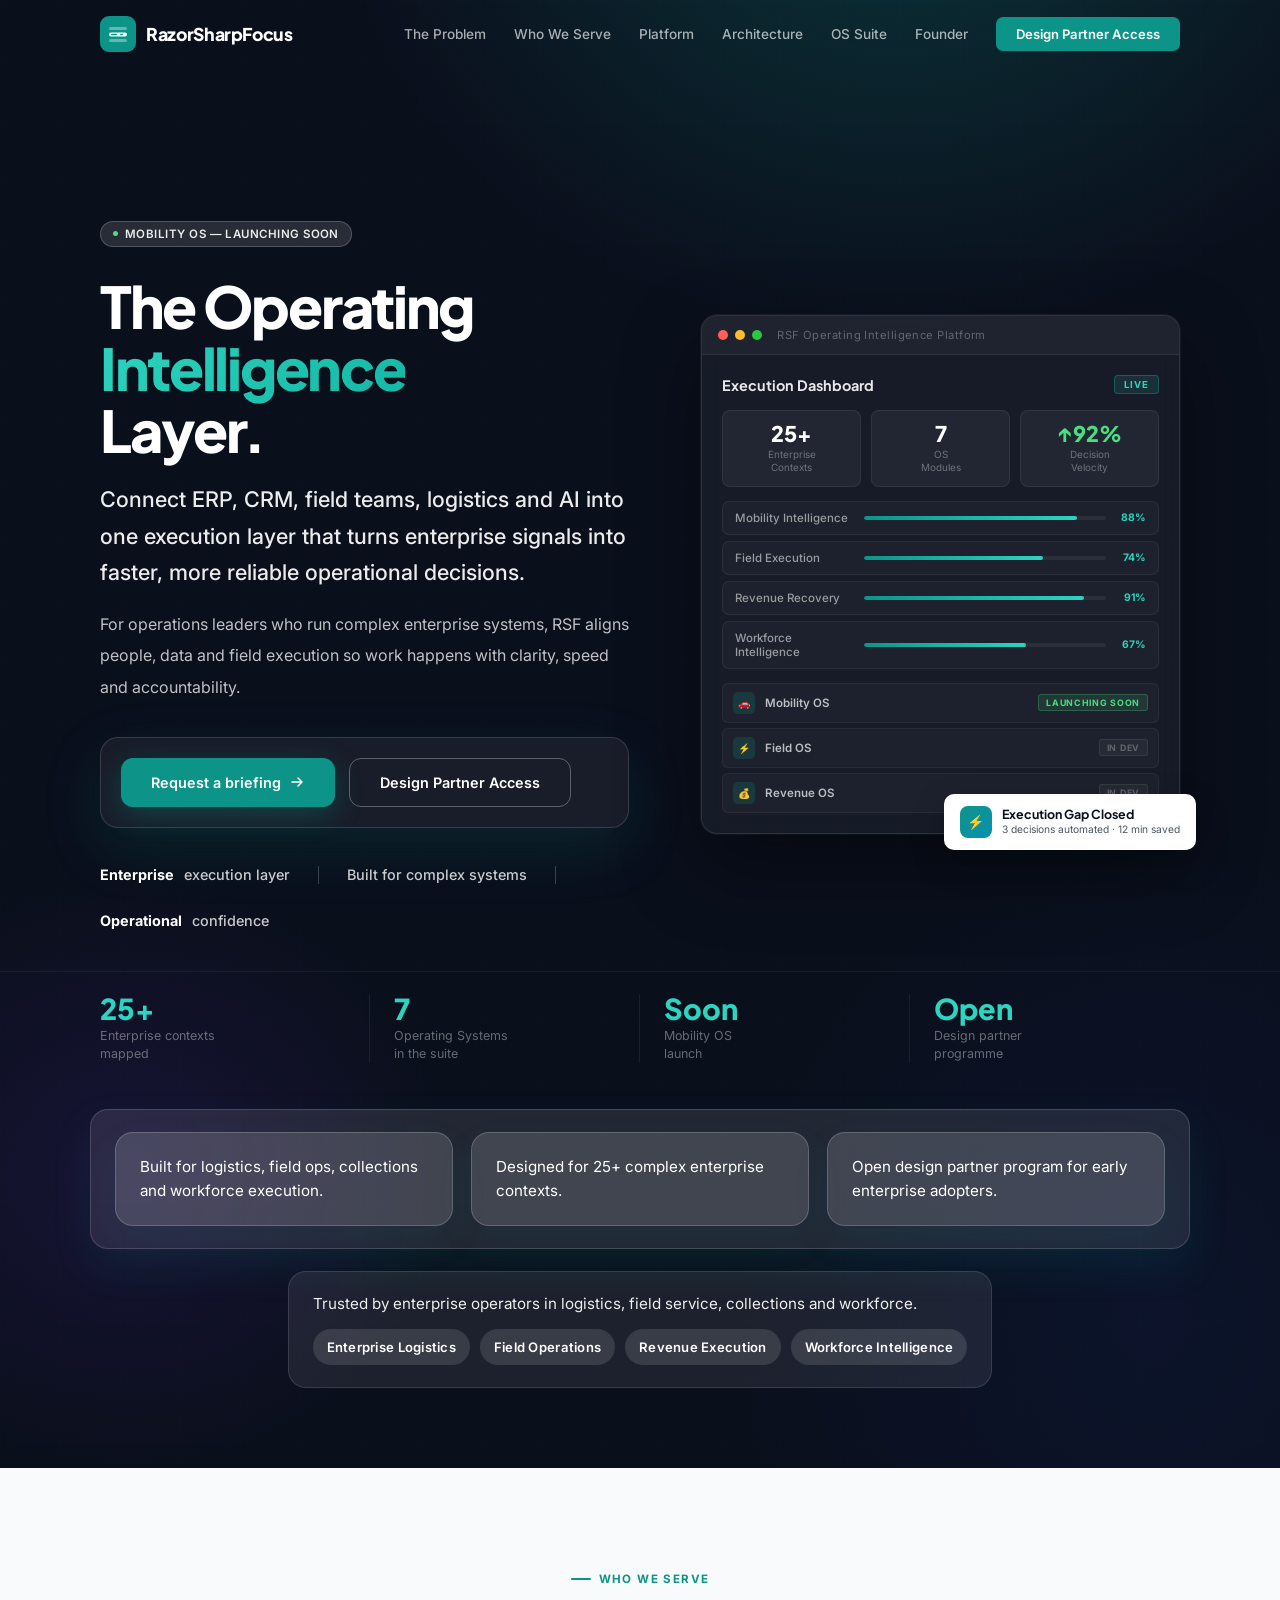
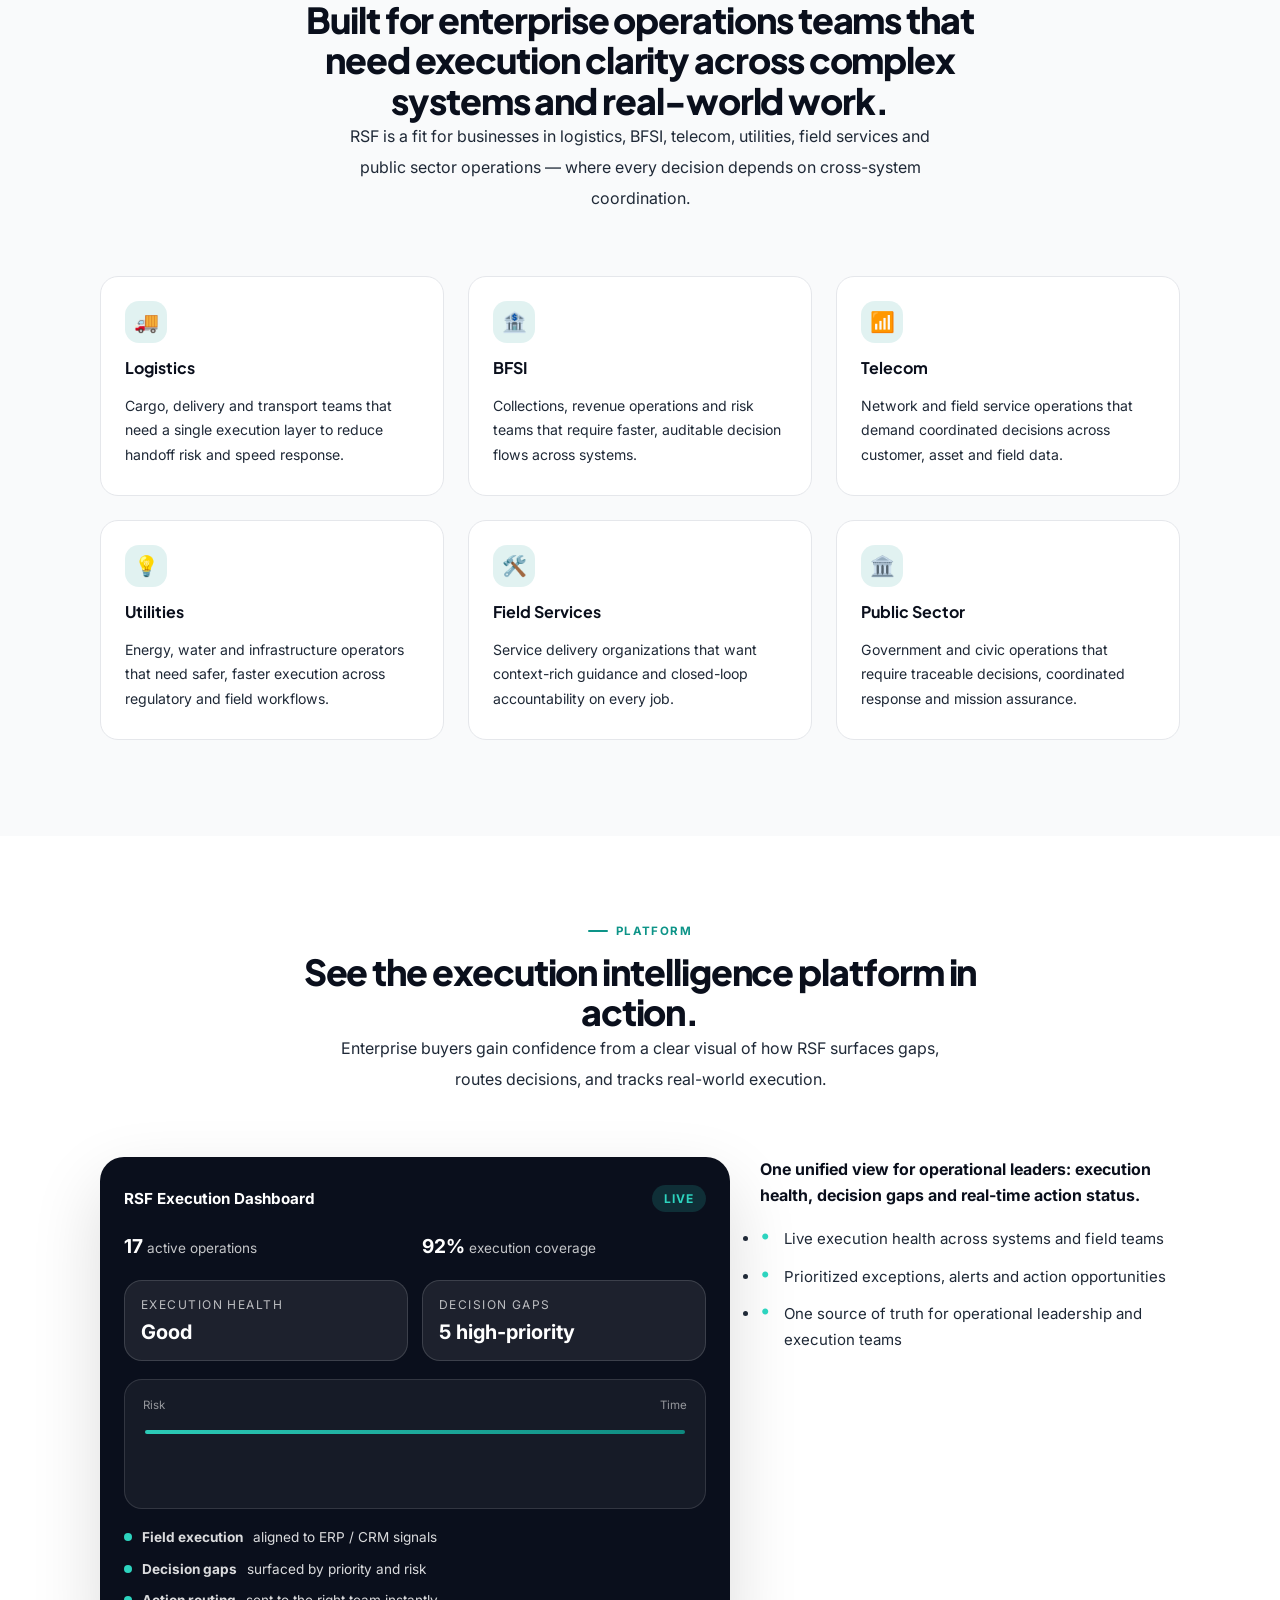
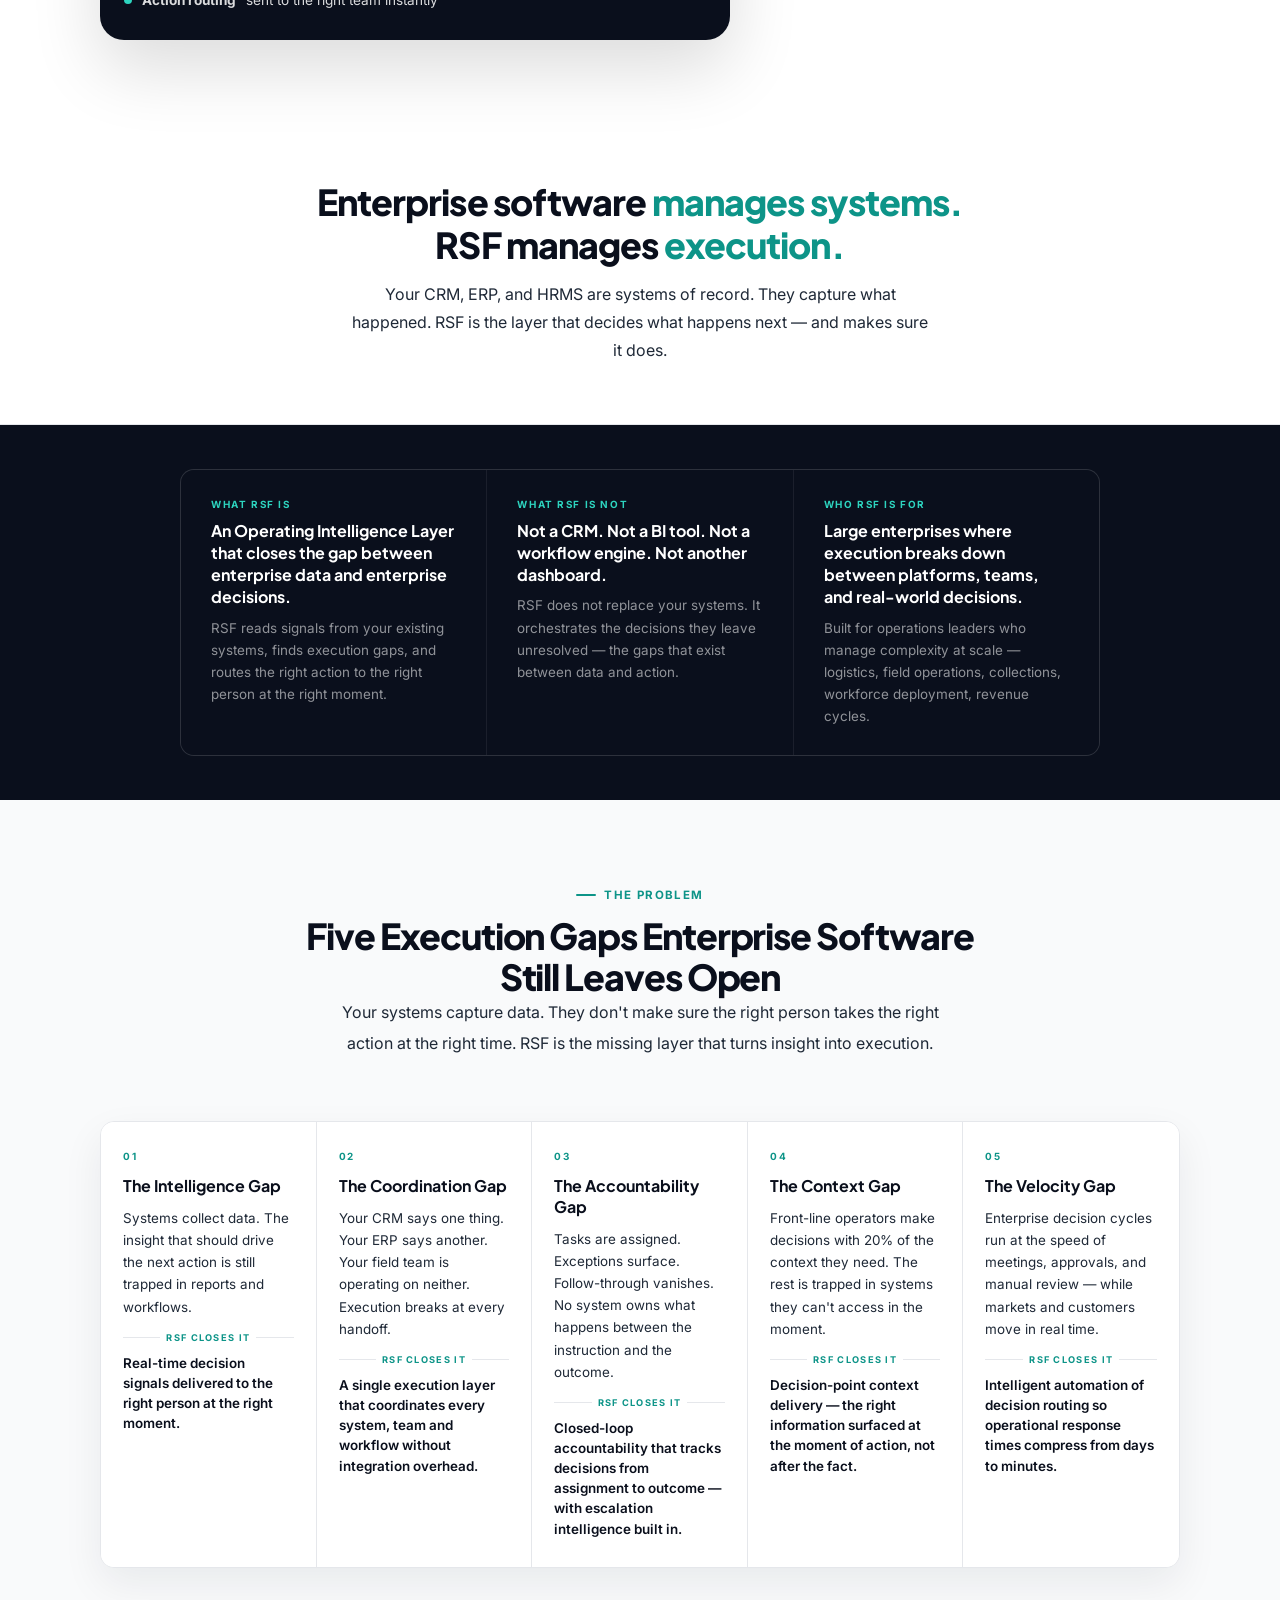
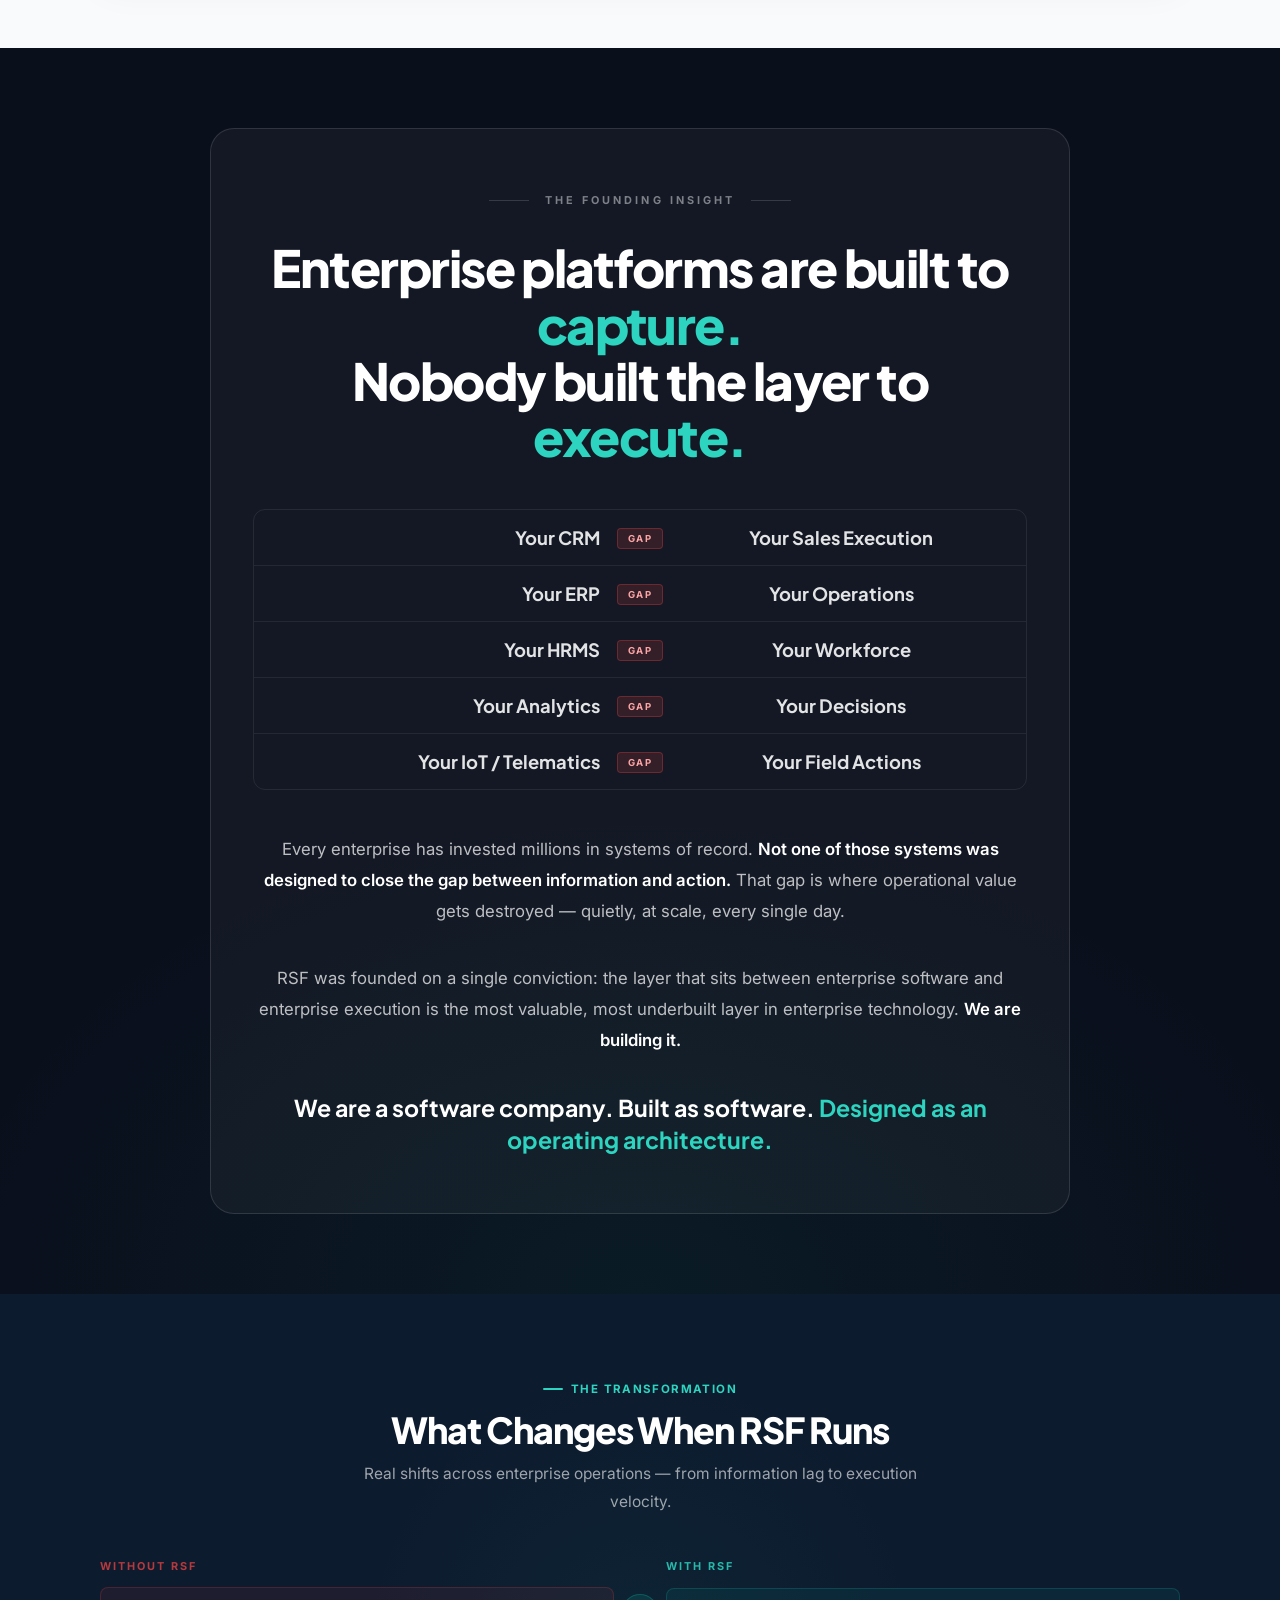
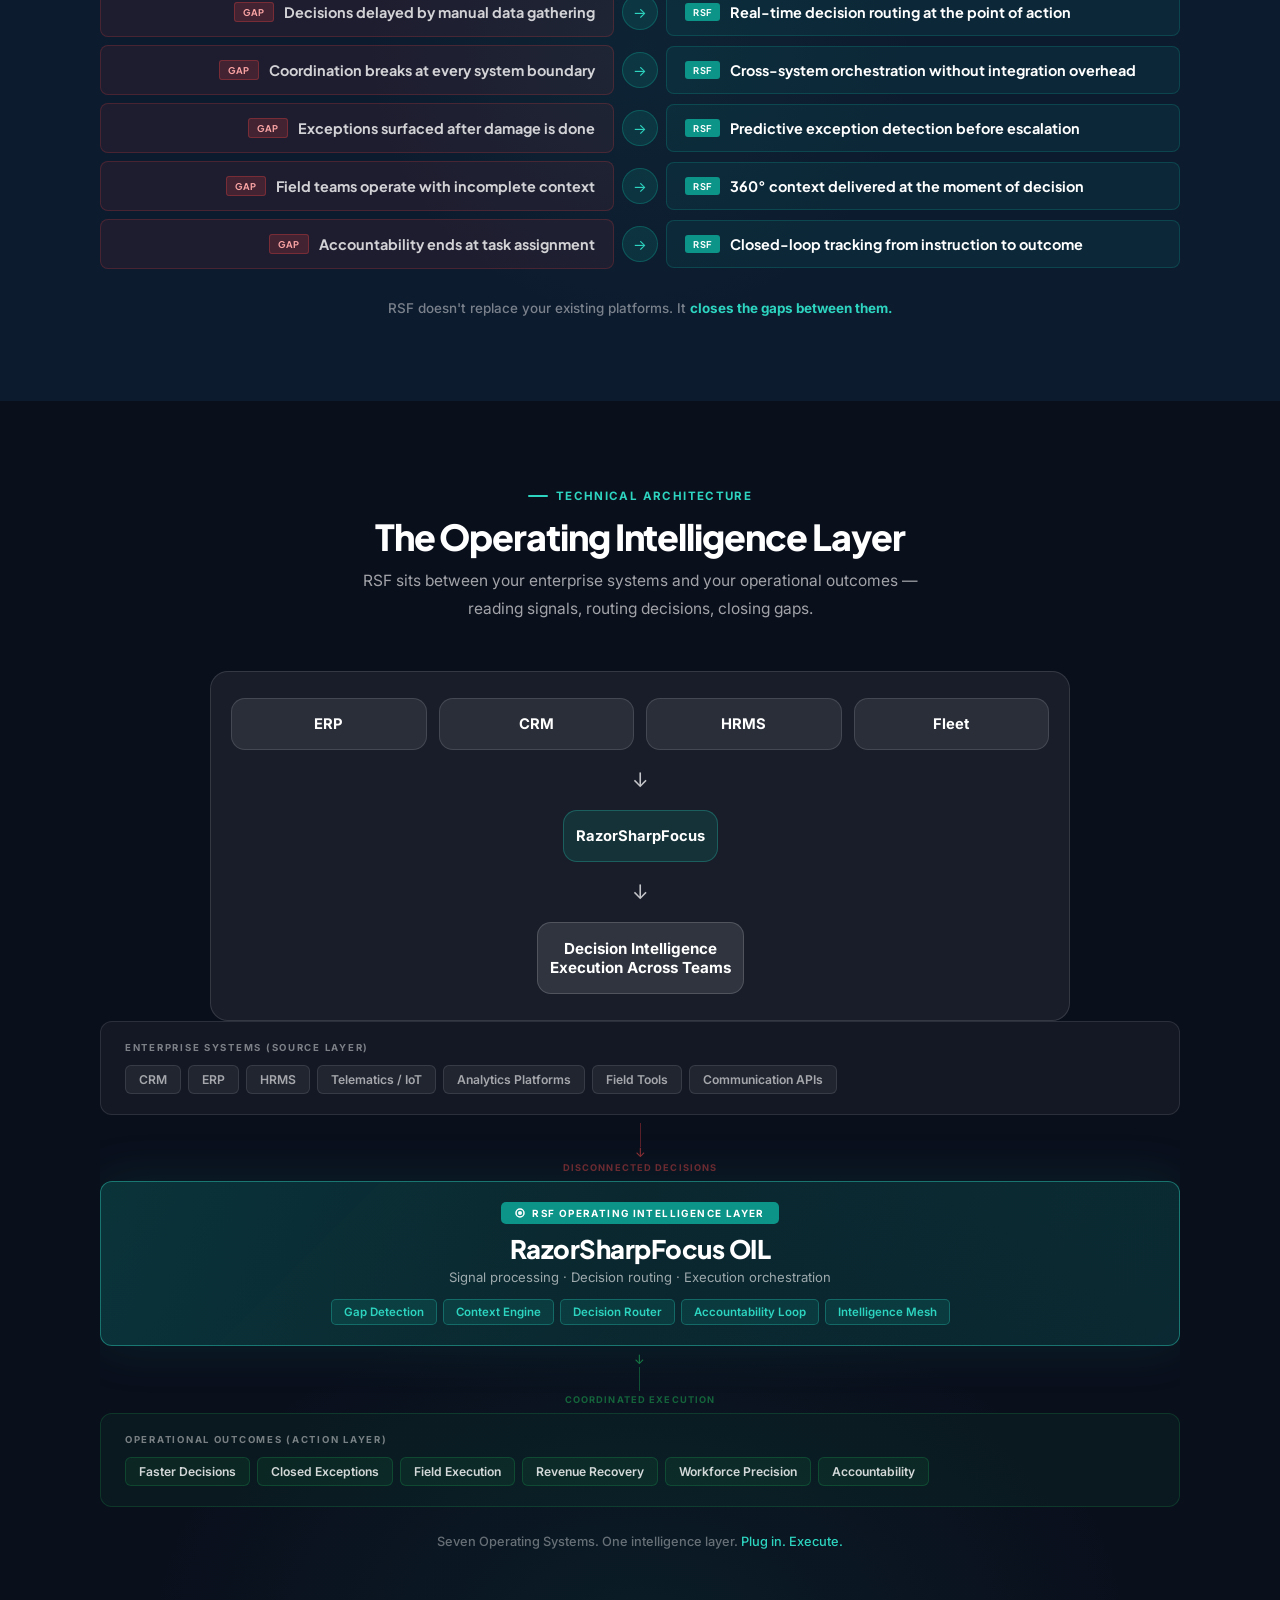
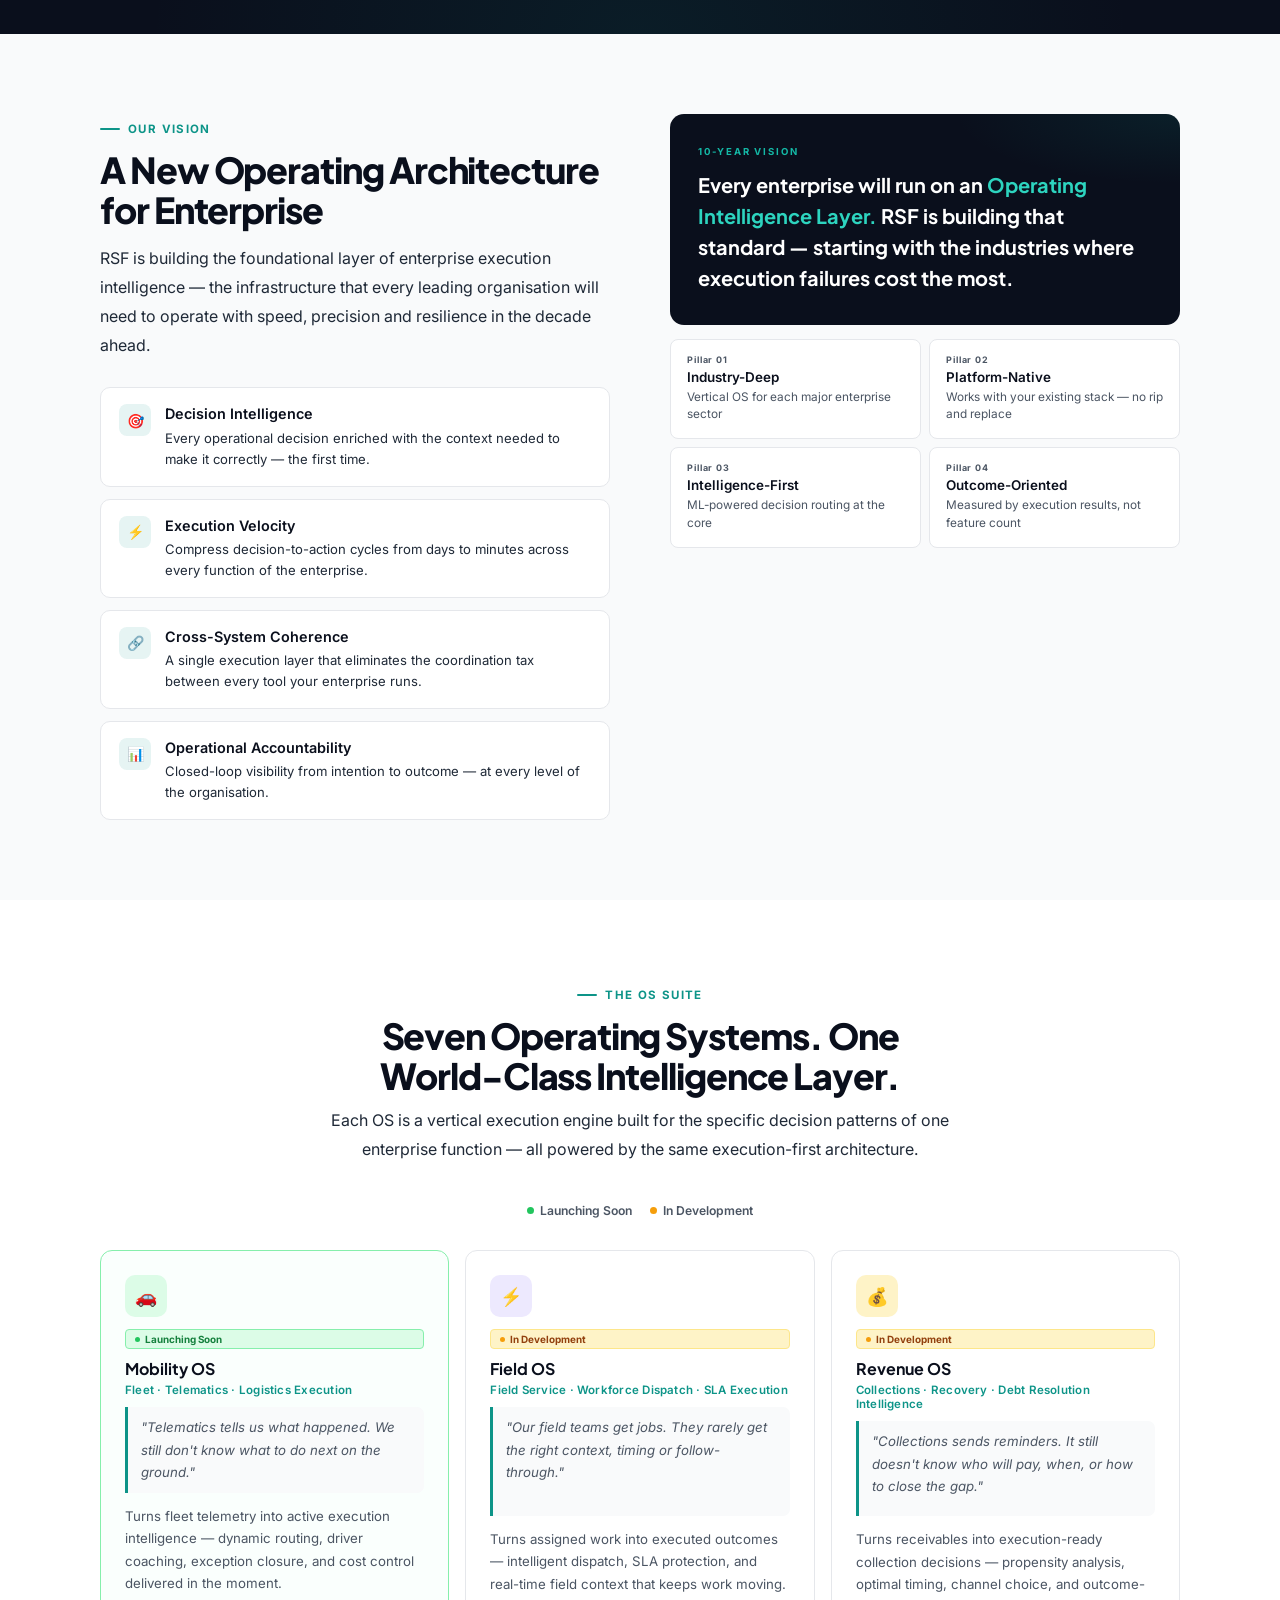
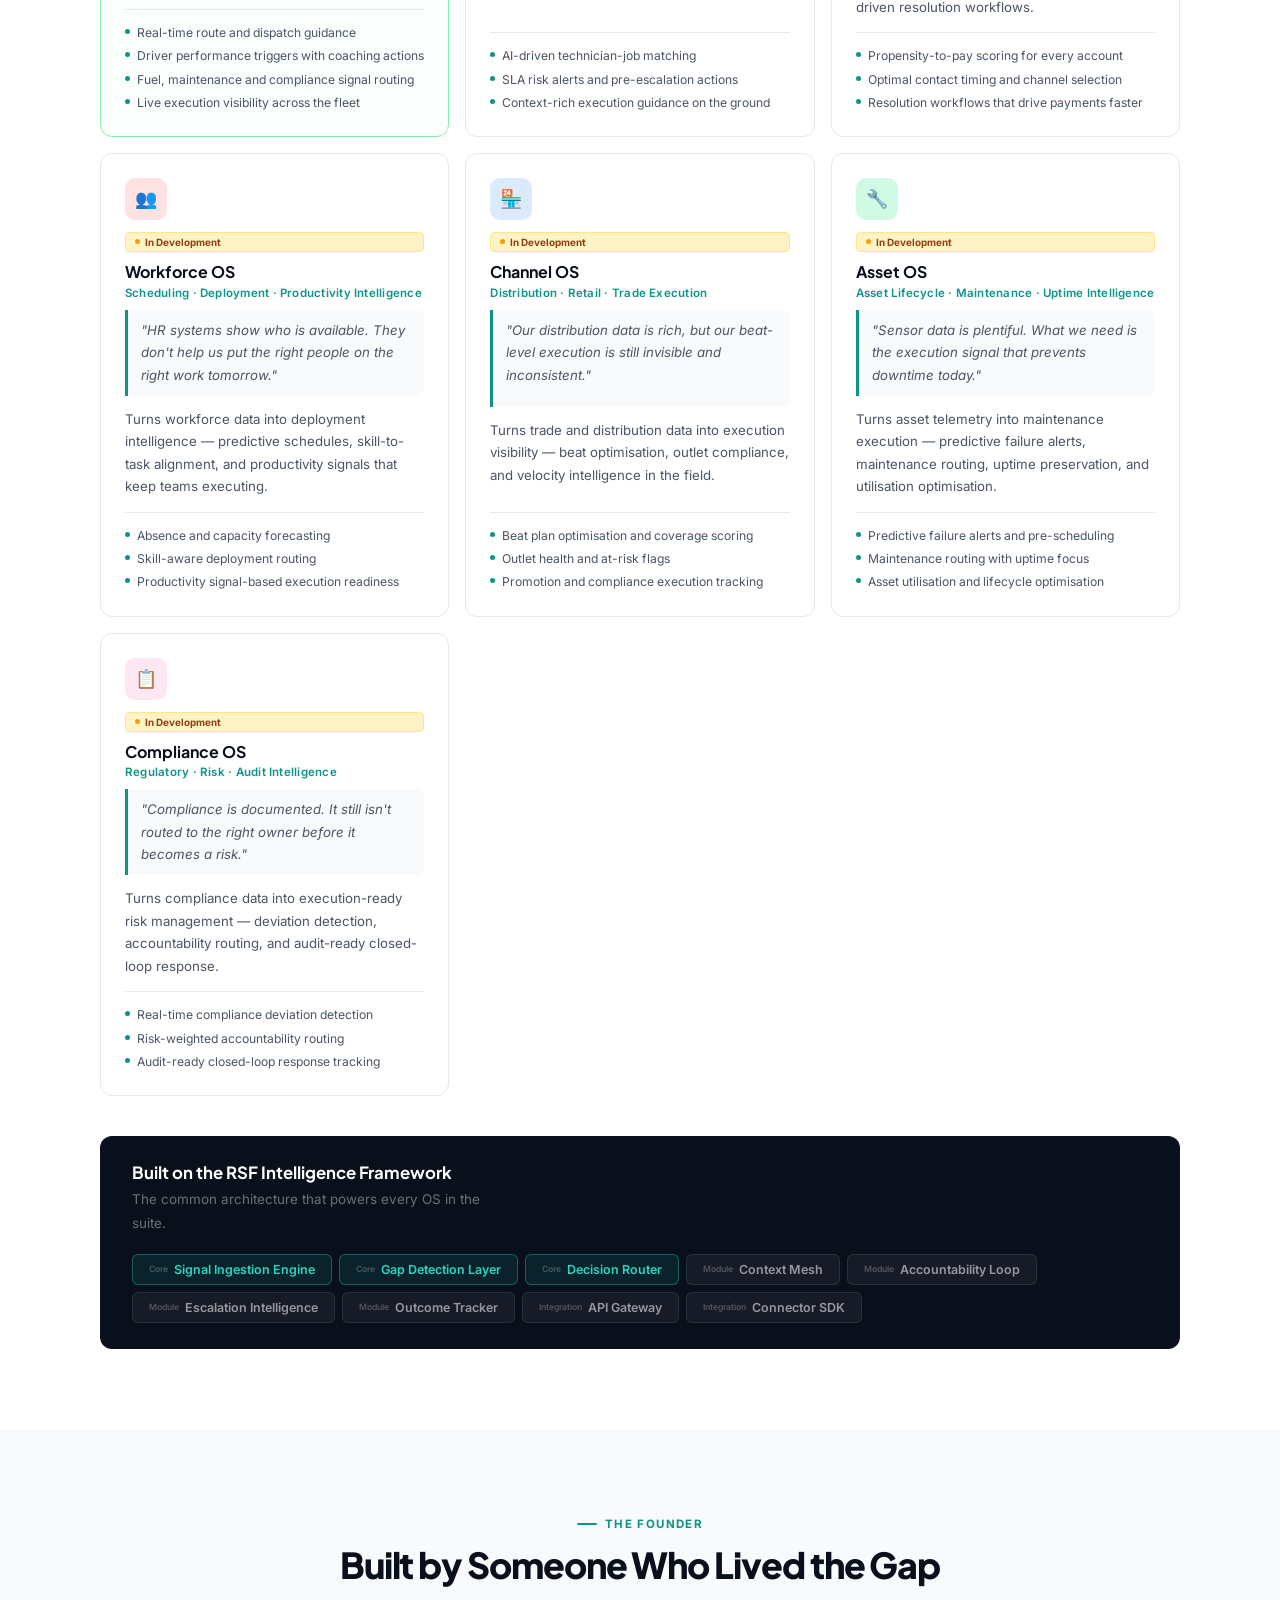
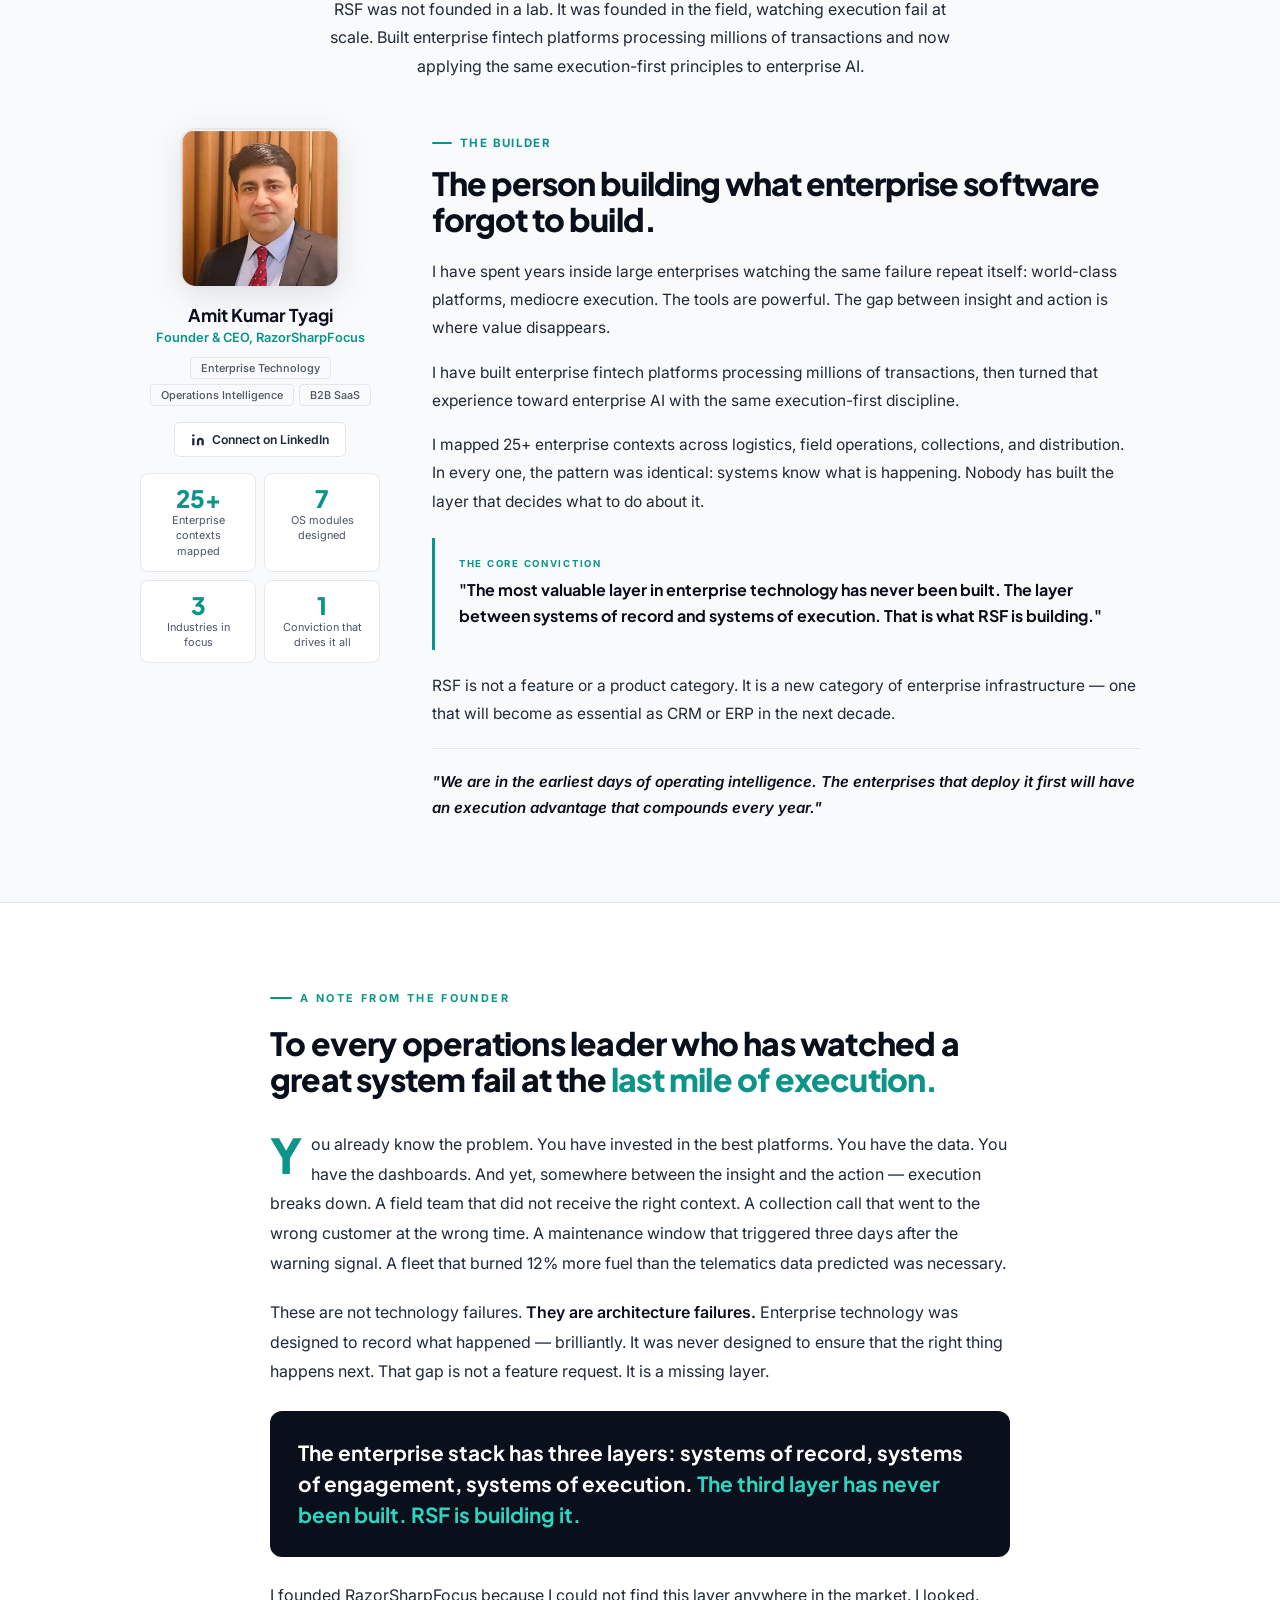
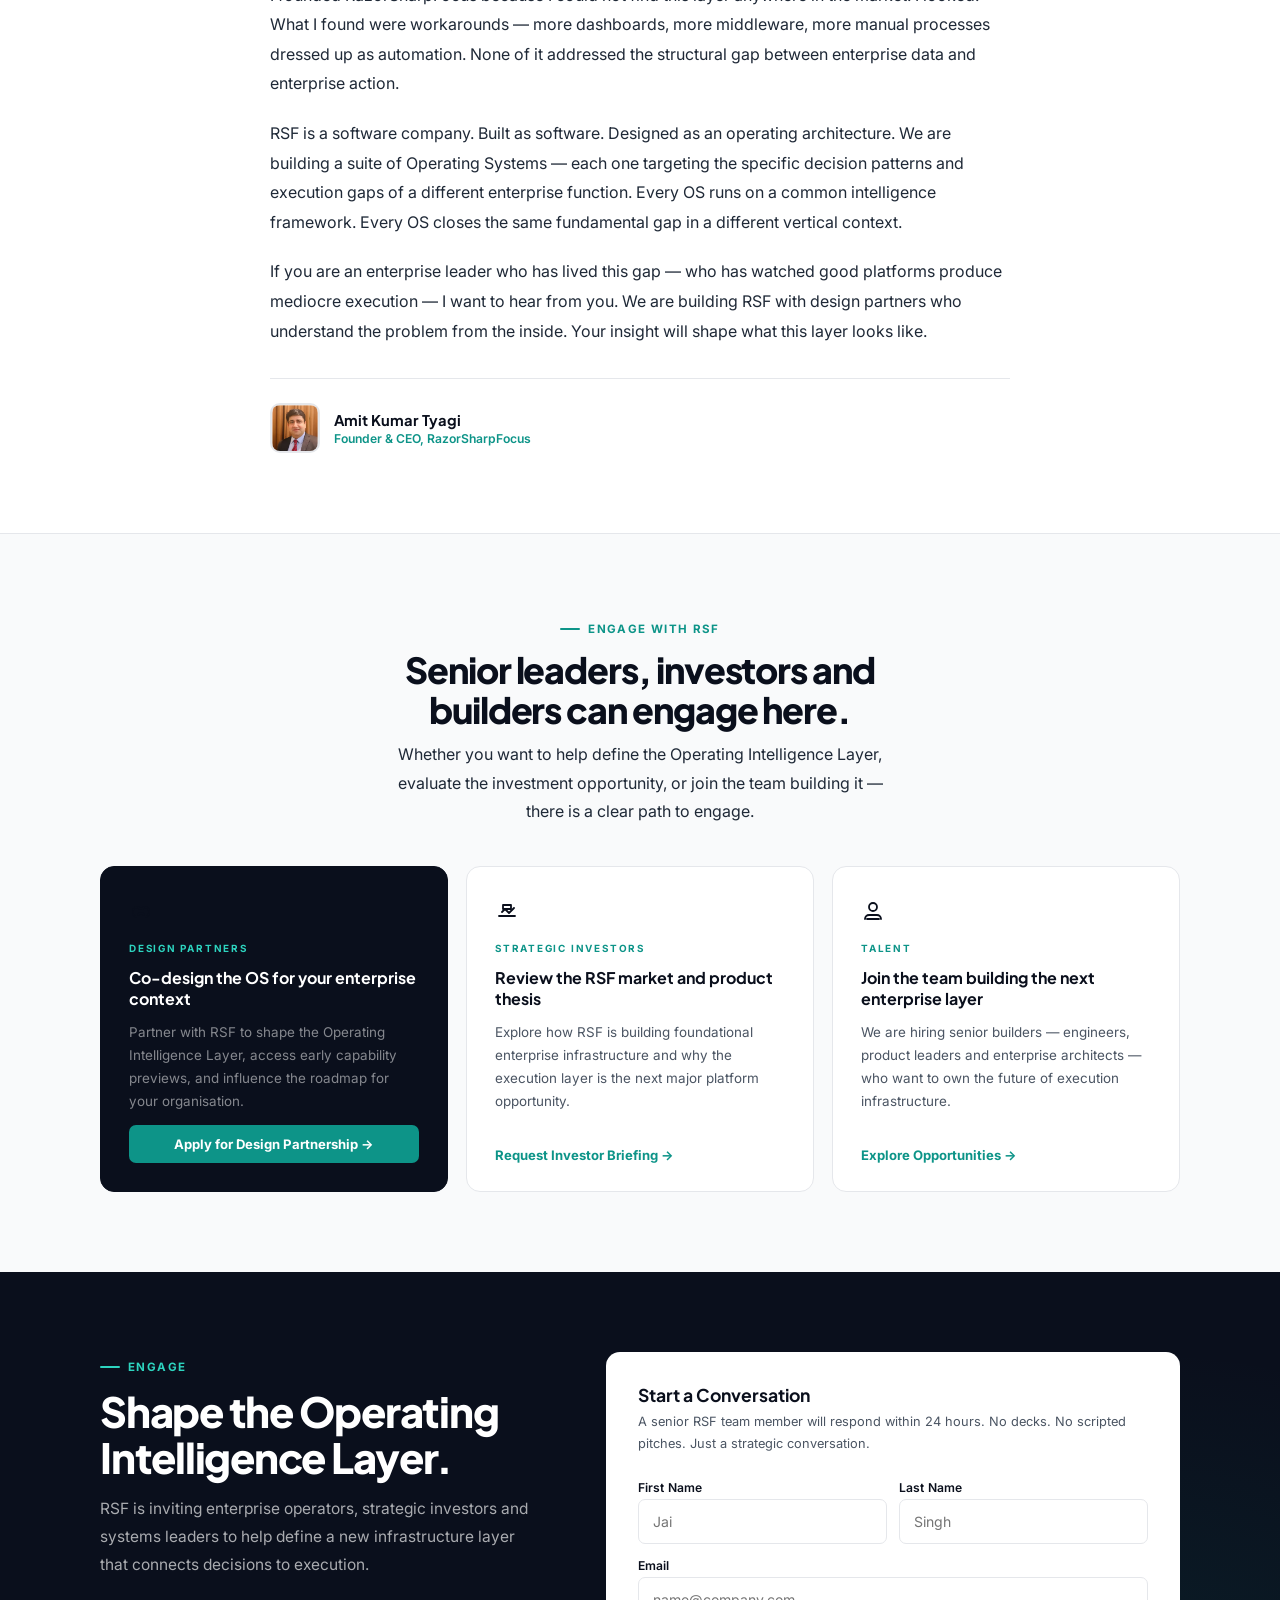
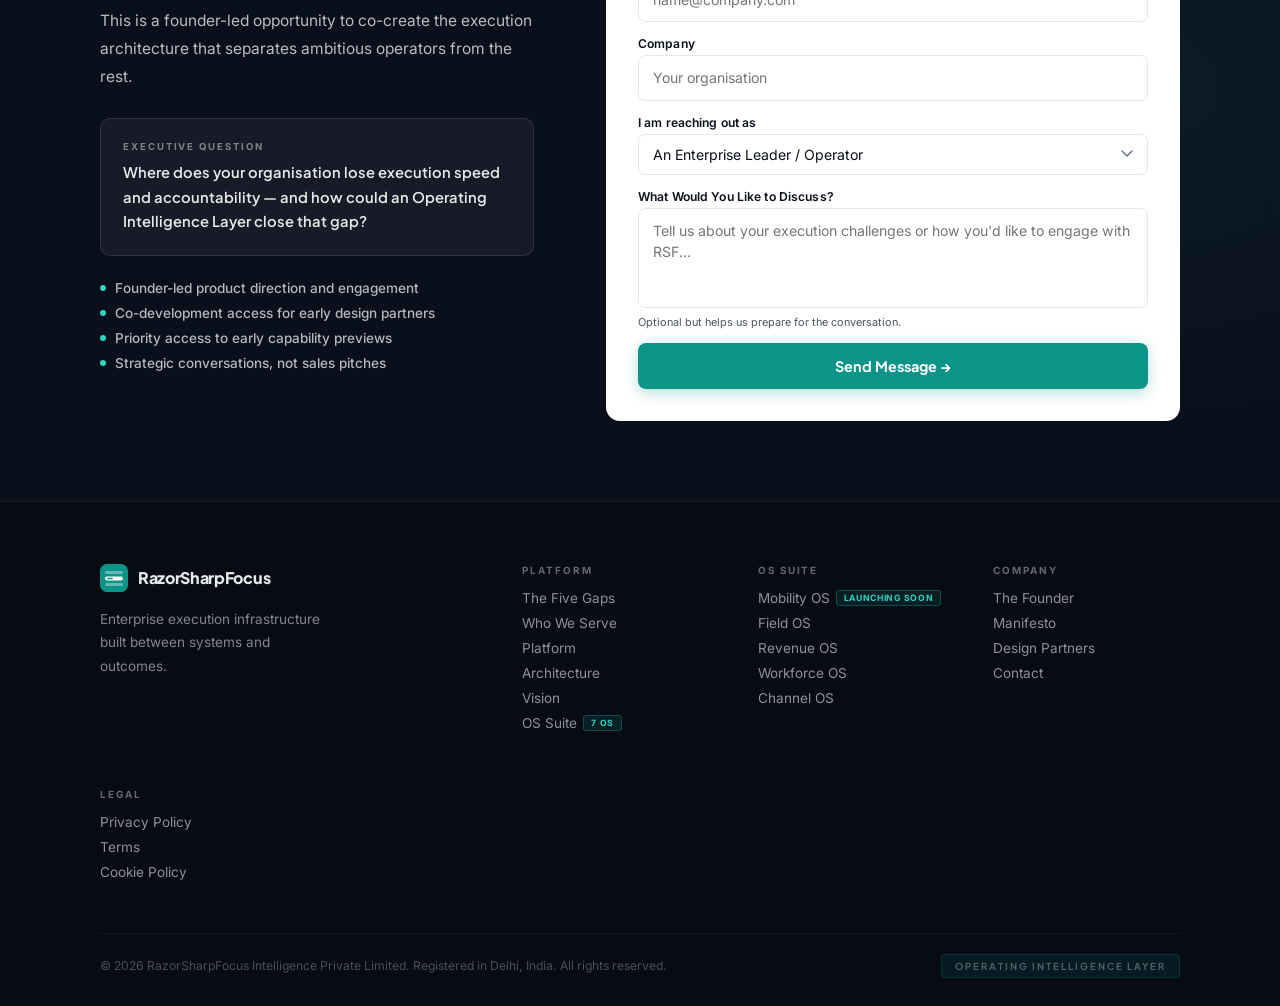
<file: Index.html>
<!DOCTYPE html>
<html lang="en">
<head>
<meta charset="UTF-8"/>
<meta name="viewport" content="width=device-width, initial-scale=1.0"/>
<title>RazorSharpFocus — The Operating Intelligence Layer</title>
<meta name="description" content="RazorSharpFocus builds the Operating Intelligence Layer — the missing layer between enterprise systems and execution. Closing the five execution gaps across logistics, field ops, collections and workforce."/>
<meta name="keywords" content="enterprise software, operating intelligence, execution layer, fleet management, field operations, workforce intelligence, revenue OS, mobility OS"/>
<meta name="author" content="Amit Kumar Tyagi"/>
<meta name="robots" content="index, follow"/>
<meta property="og:type" content="website"/>
<meta property="og:title" content="RazorSharpFocus — The Operating Intelligence Layer"/>
<meta property="og:description" content="The missing layer between enterprise systems and execution. RSF closes execution gaps at scale."/>
<meta property="og:url" content="https://razorsharpfocus.com"/>
<meta property="og:image" content="https://razorsharpfocus.com/og-image.png"/>
<meta name="twitter:card" content="summary_large_image"/>
<meta name="twitter:title" content="RazorSharpFocus — The Operating Intelligence Layer"/>
<meta name="twitter:description" content="The missing layer between enterprise systems and execution."/>
<link rel="canonical" href="https://razorsharpfocus.com"/>
<link rel="icon" type="image/svg+xml" href="favicon.svg"/>
<link rel="alternate icon" href="favicon.svg"/>
<link rel="preconnect" href="https://fonts.googleapis.com"/>
<link rel="preconnect" href="https://fonts.gstatic.com" crossorigin/>
<link href="https://fonts.googleapis.com/css2?family=Inter:wght@300;400;500;600;700;800;900&family=Plus+Jakarta+Sans:wght@400;500;600;700;800&display=swap" rel="stylesheet"/>
<style>
/* ══ RESET ══ */
*,*::before,*::after{box-sizing:border-box;margin:0;padding:0}
:root{
  --ink:#0a0f1c;
  --navy:#0d1b2e;
  --navy2:#112244;
  --teal:#0d9488;
  --teal2:#14b8a6;
  --teal3:#2dd4bf;
  --blue:#1e40af;
  --purple:#7c3aed;
  --grey:#4b5563;
  --mid:#1f2937;
  --border:#e5e7eb;
  --soft:#f9fafb;
  --white:#ffffff;
  --fh:'Plus Jakarta Sans',sans-serif;
  --fb:'Inter',sans-serif;
  --ease:cubic-bezier(0.16,1,0.3,1);
  --r:12px;
}
html{scroll-behavior:smooth;font-size:16px}
body{font-family:var(--fb);color:var(--ink);background:#fff;-webkit-font-smoothing:antialiased;overflow-x:hidden}
a{text-decoration:none;color:inherit}
p{font-family:var(--fb);font-size:1rem;line-height:1.78;color:var(--grey)}
img{max-width:100%}

/* ══ TYPOGRAPHY ══ */
h1{font-family:var(--fh);font-size:clamp(2.2rem,4.5vw,3.8rem);font-weight:800;line-height:1.08;letter-spacing:-0.04em;color:var(--ink)}
h2{font-family:var(--fh);font-size:clamp(1.7rem,2.8vw,2.4rem);font-weight:800;line-height:1.12;letter-spacing:-0.03em;color:var(--ink)}
h3{font-family:var(--fb);font-size:clamp(1rem,1.6vw,1.2rem);font-weight:700;line-height:1.3;color:var(--ink)}
h4{font-family:var(--fb);font-size:0.925rem;font-weight:600;color:var(--ink);line-height:1.4}

/* ══ LAYOUT ══ */
.container{max-width:1160px;margin:0 auto;padding:0 24px}
@media(min-width:768px){.container{padding:0 40px}}
section{padding:80px 0}
@media(max-width:768px){section{padding:56px 0}}
@media(max-width:480px){section{padding:40px 0}}

/* ══ BADGES / PILLS ══ */
.badge{
  display:inline-flex;align-items:center;gap:7px;
  font-family:var(--fb);font-size:0.72rem;font-weight:600;
  letter-spacing:0.04em;text-transform:uppercase;
  padding:5px 12px;border-radius:100px;
}
.badge-teal{background:rgba(13,148,136,0.12);color:var(--teal);border:1px solid rgba(13,148,136,0.25)}
.badge-teal .dot{width:5px;height:5px;border-radius:50%;background:var(--teal2);animation:pulse 2s infinite}
.badge-white{background:rgba(255,255,255,0.12);color:rgba(255,255,255,0.9);border:1px solid rgba(255,255,255,0.2)}
.badge-white .dot{width:5px;height:5px;border-radius:50%;background:#4ade80;animation:pulse 2s infinite}
@keyframes pulse{0%,100%{opacity:1;transform:scale(1)}50%{opacity:0.6;transform:scale(0.8)}}

/* ══ BUTTONS ══ */
.btn{display:inline-flex;align-items:center;gap:8px;font-family:var(--fb);font-weight:600;font-size:0.9rem;padding:13px 26px;border-radius:8px;cursor:pointer;transition:all 0.2s var(--ease);border:none;white-space:nowrap}
.btn-primary{background:var(--teal);color:#fff;box-shadow:0 8px 28px rgba(13,148,136,0.3);padding:15px 30px;border-radius:12px}
.btn-primary:hover{background:#0b7c73;transform:translateY(-1px);box-shadow:0 12px 30px rgba(13,148,136,0.42)}
.btn-outline{background:transparent;color:#fff;border:1.5px solid rgba(255,255,255,0.3);border-radius:12px;padding:15px 30px}
.btn-outline:hover{background:rgba(255,255,255,0.08);border-color:rgba(255,255,255,0.6)}
.btn-outline-dark{background:transparent;color:var(--ink);border:1.5px solid var(--border)}
.btn-outline-dark:hover{border-color:var(--teal);color:var(--teal)}
.btn svg{width:16px;height:16px;flex-shrink:0}

/* ══ SECTION LABELS ══ */
.section-label{display:inline-flex;align-items:center;gap:8px;font-family:var(--fb);font-size:0.72rem;font-weight:700;text-transform:uppercase;letter-spacing:0.12em;color:var(--teal);margin-bottom:14px}
.section-label::before{content:'';width:20px;height:2px;background:var(--teal);border-radius:2px}
.section-label-light{color:var(--teal3)}
.section-label-light::before{background:var(--teal3)}

/* ══ CARDS ══ */
.card{background:#fff;border:1px solid var(--border);border-radius:var(--r);padding:28px;transition:all 0.22s var(--ease)}
.card:hover{border-color:#a7f3d0;box-shadow:0 8px 32px rgba(13,148,136,0.1);transform:translateY(-2px)}
.card-dark{background:rgba(255,255,255,0.04);border:1px solid rgba(255,255,255,0.08);border-radius:var(--r);padding:24px;transition:all 0.2s}
.card-dark:hover{border-color:rgba(45,212,191,0.3);background:rgba(13,148,136,0.06)}

/* ══ REVEAL ANIMATION ══ */
.reveal{opacity:0;transform:translateY(18px);transition:opacity 0.6s var(--ease),transform 0.6s var(--ease)}
.reveal.in{opacity:1;transform:translateY(0)}

/* ════════════════════════════════
   HEADER
════════════════════════════════ */
#header{
  position:fixed;top:0;left:0;right:0;z-index:500;
  transition:all 0.3s;padding:0;
}
#header.scrolled{
  background:rgba(255,255,255,0.97);
  backdrop-filter:blur(20px);
  border-bottom:1px solid var(--border);
  box-shadow:0 1px 20px rgba(0,0,0,0.06);
}
.header-inner{
  display:flex;align-items:center;justify-content:space-between;
  max-width:1160px;margin:0 auto;padding:16px 24px;
}
@media(min-width:768px){.header-inner{padding:16px 40px}}
.logo{display:flex;align-items:center;gap:10px;font-family:var(--fh);font-weight:800;font-size:1.1rem;color:#fff;letter-spacing:-0.02em;transition:color 0.3s}
#header.scrolled .logo{color:var(--ink)}
.logo-mark{
  width:36px;height:36px;border-radius:9px;background:var(--teal);
  display:flex;align-items:center;justify-content:center;flex-shrink:0;
}
/* 3-layer logo */
.logo-mark svg{width:24px;height:24px}
.nav{display:flex;align-items:center;gap:28px}
.nav a{font-size:0.85rem;font-weight:500;color:rgba(255,255,255,0.65);transition:color 0.2s}
#header.scrolled .nav a{color:var(--grey)}
.nav a:hover{color:#fff}
#header.scrolled .nav a:hover{color:var(--ink)}
.nav-cta{
  background:var(--teal)!important;color:#fff!important;
  padding:9px 20px;border-radius:7px;font-weight:600!important;font-size:0.82rem!important;
}
.nav-cta:hover{background:#0b7c73!important}
.nav-toggle{display:none;flex-direction:column;gap:5px;cursor:pointer;background:none;border:none;padding:4px}
.nav-toggle span{width:22px;height:2px;background:rgba(255,255,255,0.8);border-radius:2px;transition:all 0.3s;display:block}
#header.scrolled .nav-toggle span{background:var(--ink)}
@media(max-width:820px){
  .nav{display:none;position:absolute;top:100%;left:0;right:0;background:rgba(255,255,255,0.98);backdrop-filter:blur(20px);border-bottom:1px solid var(--border);flex-direction:column;align-items:flex-start;gap:0;padding:8px 0}
  .nav.open{display:flex}
  .nav a{color:var(--grey)!important;padding:14px 24px;width:100%;font-size:0.9rem;border-bottom:1px solid var(--border)}
  .nav a:last-child{border-bottom:none}
  .nav-toggle{display:flex}
  .nav-cta{margin:8px 24px!important;width:calc(100% - 48px)!important;justify-content:center;display:flex!important}
}

/* ════════════════════════════════
   HERO
════════════════════════════════ */
#hero{
  min-height:100svh;display:flex;flex-direction:column;
  background:var(--ink);
  position:relative;overflow:hidden;
}
/* gradient mesh background */
#hero::before{
  content:'';position:absolute;inset:0;pointer-events:none;
  background:
    radial-gradient(ellipse 80% 60% at 70% -10%, rgba(13,148,136,0.28) 0%,transparent 55%),
    radial-gradient(ellipse 50% 40% at 10% 80%, rgba(124,58,237,0.12) 0%,transparent 50%),
    radial-gradient(ellipse 60% 60% at 90% 90%, rgba(30,64,175,0.1) 0%,transparent 55%);
}
/* grid texture */
#hero::after{
  content:'';position:absolute;inset:0;pointer-events:none;opacity:0.25;
  background-image:linear-gradient(rgba(255,255,255,0.03) 1px,transparent 1px),linear-gradient(90deg,rgba(255,255,255,0.03) 1px,transparent 1px);
  background-size:60px 60px;
}
.hero-wrap{
  flex:1;display:flex;align-items:center;
  position:relative;z-index:1;
  padding:140px 0 42px;
}
.hero-grid{display:grid;grid-template-columns:1.05fr 0.95fr;gap:72px;align-items:center}
@media(max-width:900px){.hero-grid{grid-template-columns:1fr;gap:54px}}

/* hero left */
.hero-text{max-width:680px}
.hero-badge{margin-bottom:28px}
.hero-h1{color:#fff;margin-bottom:20px}
.hero-h1 .accent{
  background:linear-gradient(135deg,var(--teal3),var(--teal2));
  -webkit-background-clip:text;-webkit-text-fill-color:transparent;background-clip:text;
}
.hero-tagline{
  font-size:clamp(1.1rem,2vw,1.35rem);font-weight:500;
  color:rgba(255,255,255,0.92);line-height:1.7;margin-bottom:18px;max-width:640px;
}
.hero-sub{
  font-size:1rem;color:rgba(255,255,255,0.74);
  line-height:1.95;margin-bottom:34px;max-width:620px;
}
.hero-sub strong{color:rgba(255,255,255,0.94);font-weight:600}
.hero-ctas{display:flex;gap:14px;flex-wrap:wrap;margin-bottom:38px;background:rgba(255,255,255,0.06);border:1px solid rgba(255,255,255,0.14);border-radius:18px;padding:20px;box-shadow:0 20px 60px rgba(13,148,136,0.16)}
.hero-ctas a{min-width:200px}
.hero-proof{display:flex;align-items:center;gap:28px;flex-wrap:wrap;margin-top:12px}
.hp-item{
  display:flex;align-items:center;gap:10px;
  font-size:0.9rem;color:rgba(255,255,255,0.78);font-weight:500;
}
.hp-item strong{color:#fff}
.hp-div{width:1px;height:18px;background:rgba(255,255,255,0.2)}

/* hero right — product UI mock */
.hero-visual{position:relative}
@media(max-width:900px){.hero-visual{display:none}}
.hero-ui{
  background:rgba(255,255,255,0.05);
  border:1px solid rgba(255,255,255,0.1);
  border-radius:16px;overflow:hidden;
  box-shadow:0 32px 80px rgba(0,0,0,0.4),0 0 0 1px rgba(255,255,255,0.06);
  backdrop-filter:blur(10px);
}
.hui-bar{
  display:flex;align-items:center;gap:7px;
  padding:12px 16px;
  background:rgba(255,255,255,0.04);
  border-bottom:1px solid rgba(255,255,255,0.07);
}
.hui-dot{width:10px;height:10px;border-radius:50%}
.hui-dot:nth-child(1){background:#ff5f57}
.hui-dot:nth-child(2){background:#febc2e}
.hui-dot:nth-child(3){background:#28c840}
.hui-bar-title{font-size:0.7rem;color:rgba(255,255,255,0.3);margin-left:8px;font-family:var(--fb);letter-spacing:0.04em}
.hui-body{padding:20px}
.hui-header{display:flex;justify-content:space-between;align-items:center;margin-bottom:16px}
.hui-title{font-family:var(--fh);font-size:0.9rem;font-weight:700;color:rgba(255,255,255,0.9)}
.hui-badge{font-size:0.6rem;font-weight:700;text-transform:uppercase;letter-spacing:0.1em;color:var(--teal3);background:rgba(45,212,191,0.12);border:1px solid rgba(45,212,191,0.25);padding:3px 9px;border-radius:4px}
/* stat row */
.hui-stats{display:grid;grid-template-columns:repeat(3,1fr);gap:10px;margin-bottom:14px}
.hui-stat{background:rgba(255,255,255,0.05);border:1px solid rgba(255,255,255,0.07);border-radius:8px;padding:12px;text-align:center}
.hui-stat-n{font-family:var(--fh);font-size:1.35rem;font-weight:800;color:#fff;line-height:1}
.hui-stat-l{font-size:0.62rem;color:rgba(255,255,255,0.35);margin-top:3px;line-height:1.3}
/* gap rows */
.hui-gaps{display:flex;flex-direction:column;gap:6px;margin-bottom:14px}
.hui-gap-row{
  display:flex;align-items:center;gap:8px;
  background:rgba(255,255,255,0.03);border:1px solid rgba(255,255,255,0.06);
  border-radius:7px;padding:9px 12px;
}
.hui-gap-label{font-size:0.72rem;color:rgba(255,255,255,0.55);flex:1;font-weight:500}
.hui-gap-bar{flex:2;height:4px;background:rgba(255,255,255,0.06);border-radius:2px;overflow:hidden;position:relative}
.hui-gap-fill{height:100%;border-radius:2px;background:linear-gradient(90deg,var(--teal),var(--teal3))}
.hui-gap-pct{font-size:0.65rem;font-weight:700;color:var(--teal3);min-width:32px;text-align:right}
/* os list */
.hui-os-list{display:flex;flex-direction:column;gap:5px}
.hui-os{
  display:flex;align-items:center;gap:10px;
  padding:8px 10px;border-radius:6px;
  background:rgba(255,255,255,0.03);border:1px solid rgba(255,255,255,0.05);
}
.hui-os-icon{width:22px;height:22px;border-radius:5px;background:rgba(13,148,136,0.2);display:flex;align-items:center;justify-content:center;font-size:10px;flex-shrink:0}
.hui-os-name{font-size:0.72rem;font-weight:600;color:rgba(255,255,255,0.7);flex:1}
.hui-os-status{font-size:0.55rem;font-weight:700;text-transform:uppercase;letter-spacing:0.08em;padding:2px 7px;border-radius:3px}
.hui-status-live{color:#4ade80;background:rgba(74,222,128,0.12);border:1px solid rgba(74,222,128,0.25)}
.hui-status-dev{color:rgba(255,255,255,0.28);background:rgba(255,255,255,0.04);border:1px solid rgba(255,255,255,0.08)}
/* floating badge */
.hui-float{
  position:absolute;bottom:-16px;right:-16px;
  background:#fff;border-radius:10px;padding:12px 16px;
  box-shadow:0 12px 32px rgba(0,0,0,0.25);
  display:flex;align-items:center;gap:10px;
}
.hui-float-icon{width:32px;height:32px;border-radius:8px;background:linear-gradient(135deg,var(--teal),#0891b2);display:flex;align-items:center;justify-content:center;color:#fff;font-size:14px;flex-shrink:0}
.hui-float-text h5{font-family:var(--fh);font-size:0.78rem;font-weight:700;color:var(--ink);margin-bottom:1px}
.hui-float-text p{font-size:0.64rem;color:var(--grey);margin:0;line-height:1.3}

/* hero strip */
.hero-strip{position:relative;z-index:1;border-top:1px solid rgba(255,255,255,0.06);padding:22px 0}
.hero-strip-grid{display:grid;grid-template-columns:repeat(4,1fr);gap:0}
@media(max-width:640px){.hero-strip-grid{grid-template-columns:repeat(2,1fr)}}
.hs-item{
  padding:0 24px;
  border-right:1px solid rgba(255,255,255,0.07);
}
.hs-item:first-child{padding-left:0}
.hs-item:last-child{border-right:none}
.hs-num{font-family:var(--fh);font-size:1.8rem;font-weight:800;color:var(--teal3);line-height:1;margin-bottom:4px}
.hs-label{font-size:0.78rem;color:rgba(255,255,255,0.38);line-height:1.45}
@media(max-width:640px){
  .hs-item{padding:12px 0;border-right:none;border-bottom:1px solid rgba(255,255,255,0.06)}
  .hs-item:nth-child(2n){border-left:1px solid rgba(255,255,255,0.06);padding-left:20px}
  .hs-item:nth-last-child(-n+2){border-bottom:none}
}
.hero-support{
  max-width:1100px;margin:22px auto 0;padding:22px 24px;background:rgba(255,255,255,0.08);border:1px solid rgba(255,255,255,0.12);border-radius:18px;display:grid;gap:16px;grid-template-columns:1fr}
.hero-support span{font-size:0.95rem;color:rgba(255,255,255,0.92)}
.support-chips{display:flex;flex-wrap:wrap;gap:10px}
.support-chips span{background:rgba(255,255,255,0.12);color:#fff;padding:10px 14px;border-radius:999px;font-size:0.82rem;font-weight:600;letter-spacing:0.02em}
@media(max-width:900px){.hero-support{padding:20px 18px}}
.hero-trust{display:grid;grid-template-columns:repeat(3,1fr);gap:18px;max-width:1100px;margin:24px auto 0;padding:22px 24px;background:rgba(255,255,255,0.1);border:1px solid rgba(255,255,255,0.16);border-radius:18px;box-shadow:0 18px 40px rgba(13,148,136,0.12)}
.hero-trust .trust-item{padding:22px 24px;background:rgba(255,255,255,0.14);border:1px solid rgba(255,255,255,0.18);border-radius:18px;color:#fff;font-size:0.95rem;line-height:1.6;box-shadow:0 16px 38px rgba(13,148,136,0.08)}
@media(max-width:900px){.hero-trust{grid-template-columns:1fr}}
/* ════════════════════════════════
   TAGLINE
════════════════════════════════ */
#tagline{padding:60px 0;background:#fff;border-bottom:1px solid var(--border)}
.tagline-inner{text-align:center;max-width:800px;margin:0 auto}
.tagline-main{
  font-family:var(--fh);font-size:clamp(1.5rem,2.8vw,2.3rem);
  font-weight:800;color:var(--ink);line-height:1.2;
  letter-spacing:-0.025em;margin-bottom:14px;
}
.tagline-main em{font-style:normal;color:var(--teal)}
.tagline-sub{font-size:1rem;color:var(--mid);max-width:580px;margin:0 auto;line-height:1.75}

/* ════════════════════════════════
   WHAT RSF IS (clarity)
════════════════════════════════ */
#clarity{background:var(--ink);padding:44px 0}
.clarity-grid{display:grid;grid-template-columns:repeat(3,1fr);gap:1px;background:rgba(255,255,255,0.07);border:1px solid rgba(255,255,255,0.08);border-radius:14px;overflow:hidden;max-width:920px;margin:0 auto}
@media(max-width:680px){.clarity-grid{grid-template-columns:1fr}}
.clarity-cell{background:var(--ink);padding:28px 30px}
.clarity-cell-tag{font-size:0.62rem;font-weight:700;text-transform:uppercase;letter-spacing:0.16em;color:var(--teal3);margin-bottom:10px}
.clarity-cell h4{font-family:var(--fh);font-size:1rem;font-weight:700;color:#fff;line-height:1.38;margin-bottom:8px}
.clarity-cell p{font-size:0.84rem;color:rgba(255,255,255,0.55);margin:0;line-height:1.65}

/* ════════════════════════════════
   FIVE GAPS
════════════════════════════════ */
#gaps{background:var(--soft);padding:80px 0}
.section-head{text-align:center;max-width:760px;margin:0 auto 62px}
.section-head h2{margin-bottom:18px;line-height:1.12;max-width:680px;margin:0 auto}
.section-head p{font-size:1rem;color:var(--mid);max-width:620px;margin:0 auto;line-height:1.95}
.gaps-grid{display:grid;grid-template-columns:repeat(5,1fr);gap:0;border:1px solid var(--border);border-radius:14px;overflow:hidden;background:#fff;box-shadow:0 16px 40px rgba(15,23,42,0.07)}
@media(max-width:960px){.gaps-grid{grid-template-columns:1fr 1fr}}
@media(max-width:520px){.gaps-grid{grid-template-columns:1fr}}
.gap-card{
  background:#fff;padding:28px 22px;
  border-right:1px solid var(--border);
  position:relative;transition:all 0.2s;cursor:default;
}
.gap-card:last-child{border-right:none}
.gap-card::after{content:'';position:absolute;top:0;left:0;right:0;height:3px;background:var(--teal);transform:scaleX(0);transition:transform 0.3s var(--ease);transform-origin:left}
.gap-card:hover{background:var(--soft)}
.gap-card:hover::after{transform:scaleX(1)}
.gap-num{font-size:0.62rem;font-weight:700;text-transform:uppercase;letter-spacing:0.18em;color:var(--teal);margin-bottom:14px;display:block}
.gap-card h3{font-size:1rem;font-weight:700;color:var(--ink);margin-bottom:10px;font-family:var(--fh)}
.gap-card .gap-from{font-size:0.84rem;color:var(--mid);margin-bottom:14px;line-height:1.65}
.gap-divider{display:flex;align-items:center;gap:6px;margin-bottom:10px}
.gap-divider::before,.gap-divider::after{content:'';flex:1;height:1px;background:var(--border)}
.gap-divider span{font-size:0.58rem;font-weight:700;text-transform:uppercase;letter-spacing:0.14em;color:var(--teal);white-space:nowrap}
.gap-card .gap-to{font-size:0.84rem;font-weight:600;color:var(--ink);line-height:1.5}
@media(max-width:960px){
  .gap-card{border-right:1px solid var(--border);border-bottom:1px solid var(--border)}
  .gap-card:nth-child(2n){border-right:none}
  .gap-card:nth-last-child(-n+2){border-bottom:none}
}
@media(max-width:520px){
  .gap-card{border-right:none;border-bottom:1px solid var(--border)}
  .gap-card:last-child{border-bottom:none}
}

/* ════════════════════════════════
   MANIFESTO (dark)
════════════════════════════════ */
#manifesto{
  background:var(--ink);padding:80px 0;
  position:relative;overflow:hidden;
}
#manifesto::before{
  content:'';position:absolute;inset:0;pointer-events:none;
  background:radial-gradient(ellipse 100% 70% at 50% 100%,rgba(13,148,136,0.09) 0%,transparent 55%);
}
.manif-inner{position:relative;z-index:1;max-width:860px;margin:0 auto;text-align:center;background:rgba(255,255,255,0.04);border:1px solid rgba(255,255,255,0.12);border-radius:24px;padding:56px 42px}
.manif-kicker{
  font-size:0.68rem;font-weight:700;text-transform:uppercase;letter-spacing:0.28em;
  color:rgba(255,255,255,0.45);
  display:inline-flex;align-items:center;gap:16px;margin-bottom:32px;
}
.manif-kicker::before,.manif-kicker::after{content:'';width:40px;height:1px;background:rgba(255,255,255,0.15)}
.manif-h{
  font-family:var(--fh);font-size:clamp(1.9rem,4vw,3.2rem);
  font-weight:800;color:#fff;margin-bottom:44px;
  line-height:1.1;letter-spacing:-0.03em;
}
.manif-h .hl{color:var(--teal3)}
/* gap viz */
.gviz{display:flex;flex-direction:column;gap:0;margin-bottom:44px;border:1px solid rgba(255,255,255,0.08);border-radius:12px;overflow:hidden}
.gviz-row{
  display:grid;grid-template-columns:1fr 80px 1fr;
  align-items:center;padding:16px 24px;
  border-bottom:1px solid rgba(255,255,255,0.07);
  opacity:0;transform:translateY(8px);
  transition:opacity 0.5s var(--ease),transform 0.5s var(--ease);
}
.gviz-row:last-child{border-bottom:none}
.gviz-row.show{opacity:1;transform:translateY(0)}
.gviz-l{text-align:right;font-family:var(--fh);font-size:clamp(0.95rem,1.8vw,1.15rem);font-weight:700;color:rgba(255,255,255,0.88)}
.gviz-r{font-family:var(--fh);font-size:clamp(0.95rem,1.8vw,1.15rem);font-weight:700;color:rgba(255,255,255,0.88)}
.gviz-c{text-align:center}
.gviz-pill{
  display:inline-block;background:rgba(239,68,68,0.15);border:1px solid rgba(239,68,68,0.3);
  border-radius:4px;padding:4px 10px;font-size:0.6rem;font-weight:700;text-transform:uppercase;letter-spacing:0.12em;color:#fca5a5;
}
.manif-body{
  font-size:1.05rem;font-weight:400;color:rgba(255,255,255,0.72);
  line-height:1.85;margin-bottom:36px;
}
.manif-body strong{color:#fff;font-weight:600}
.manif-close{
  font-family:var(--fh);font-size:clamp(1.1rem,2vw,1.45rem);
  font-weight:700;color:#fff;line-height:1.4;
}
.manif-close em{font-style:normal;color:var(--teal3)}

/* ════════════════════════════════
   BEFORE / AFTER
════════════════════════════════ */
#ba{background:#0d1b2e;padding:80px 0;position:relative;overflow:hidden}
.ba-glow{position:absolute;top:50%;left:50%;transform:translate(-50%,-50%);width:600px;height:600px;border-radius:50%;background:radial-gradient(circle,rgba(13,148,136,0.07) 0%,transparent 65%);pointer-events:none}
.ba-inner{position:relative;z-index:1}
.ba-head{text-align:center;max-width:560px;margin:0 auto 44px}
.ba-head h2{color:#fff;margin-bottom:10px}
.ba-head p{color:rgba(255,255,255,0.6);font-size:0.97rem}
.ba-frame{max-width:860px;margin:0 auto}
.ba-labels{display:grid;grid-template-columns:1fr 52px 1fr;margin-bottom:14px}
.ba-lbl{font-size:0.68rem;font-weight:700;text-transform:uppercase;letter-spacing:0.18em}
.ba-lbl-b{color:rgba(239,68,68,0.75)}
.ba-lbl-a{color:rgba(45,212,191,0.85)}
.ba-rows{display:flex;flex-direction:column;gap:8px}
.ba-row{display:grid;grid-template-columns:1fr 52px 1fr;align-items:center;opacity:0;transform:translateY(12px);transition:opacity 0.55s var(--ease),transform 0.55s var(--ease)}
.ba-row.in{opacity:1;transform:translateY(0)}
.ba-before{
  background:rgba(239,68,68,0.08);border:1px solid rgba(239,68,68,0.2);
  border-radius:8px;padding:14px 18px;
  font-family:var(--fh);font-size:0.9rem;font-weight:700;color:rgba(255,255,255,0.8);
  display:flex;align-items:center;justify-content:flex-end;gap:10px;
}
.ba-gap-tag{font-size:0.58rem;font-weight:700;text-transform:uppercase;letter-spacing:0.08em;color:#fca5a5;background:rgba(239,68,68,0.18);border:1px solid rgba(239,68,68,0.3);padding:3px 8px;border-radius:3px;white-space:nowrap;flex-shrink:0}
.ba-mid-arrow{display:flex;align-items:center;justify-content:center}
.ba-arr{width:36px;height:36px;border-radius:50%;background:rgba(13,148,136,0.18);border:1.5px solid rgba(13,148,136,0.4);display:flex;align-items:center;justify-content:center;color:var(--teal3);font-size:0.9rem;flex-shrink:0}
.ba-after{
  background:rgba(13,148,136,0.1);border:1px solid rgba(13,148,136,0.28);
  border-radius:8px;padding:14px 18px;
  font-family:var(--fh);font-size:0.9rem;font-weight:700;color:#fff;
  display:flex;align-items:center;gap:10px;
}
.ba-rsf-tag{font-size:0.58rem;font-weight:700;text-transform:uppercase;letter-spacing:0.08em;color:#fff;background:var(--teal);padding:3px 8px;border-radius:3px;white-space:nowrap;flex-shrink:0}
.ba-footer-note{text-align:center;margin-top:28px;font-size:0.84rem;font-weight:500;color:rgba(255,255,255,0.45)}
.ba-footer-note strong{color:var(--teal3)}
@media(max-width:580px){
  .ba-labels{display:none}
  .ba-row{grid-template-columns:1fr}
  .ba-mid-arrow,.ba-after{display:none}
  .ba-before{justify-content:flex-start}
}

/* ════════════════════════════════
   ARCHITECTURE
════════════════════════════════ */
#architecture{background:var(--ink);padding:80px 0;position:relative;overflow:hidden}
#architecture::before{content:'';position:absolute;inset:0;background:radial-gradient(ellipse 70% 50% at 50% 100%,rgba(13,148,136,0.1) 0%,transparent 55%);pointer-events:none}
.arch-inner{position:relative;z-index:1}
.arch-head{text-align:center;max-width:600px;margin:0 auto 48px}
.arch-head h2{color:#fff;margin-bottom:10px}
.arch-head p{color:rgba(255,255,255,0.62);font-size:0.97rem}
.arch-stack{max-width:660px;margin:0 auto;display:flex;flex-direction:column;align-items:center}
.arch-box{width:100%;border-radius:12px;padding:20px 24px}
.arch-box-top{background:rgba(255,255,255,0.04);border:1px solid rgba(255,255,255,0.1)}
.arch-box-rsf{
  background:linear-gradient(135deg,rgba(13,148,136,0.22),rgba(13,148,136,0.14));
  border:1.5px solid rgba(45,212,191,0.45);
  box-shadow:0 0 50px rgba(13,148,136,0.15);
  position:relative;overflow:hidden;
}
.arch-box-rsf::before{content:'';position:absolute;inset:0;background:linear-gradient(90deg,rgba(13,148,136,0.07) 0%,transparent 50%,rgba(13,148,136,0.07) 100%)}
.arch-box-bottom{background:rgba(34,197,94,0.05);border:1px solid rgba(34,197,94,0.18)}
.arch-box-label{font-size:0.6rem;font-weight:700;text-transform:uppercase;letter-spacing:0.18em;color:rgba(255,255,255,0.45);margin-bottom:12px}
.arch-chips{display:flex;flex-wrap:wrap;gap:7px}
.arch-chip{font-size:0.76rem;font-weight:600;color:rgba(255,255,255,0.6);background:rgba(255,255,255,0.06);border:1px solid rgba(255,255,255,0.1);border-radius:6px;padding:6px 13px}
.arch-rsf-center{position:relative;z-index:1;text-align:center}
.arch-rsf-badge{display:inline-flex;align-items:center;gap:7px;background:var(--teal);border-radius:5px;padding:5px 14px;margin-bottom:8px;font-size:0.62rem;font-weight:700;text-transform:uppercase;letter-spacing:0.14em;color:#fff}
.arch-rsf-title{font-family:var(--fh);font-size:clamp(1.1rem,2.5vw,1.6rem);font-weight:800;color:#fff;margin-bottom:4px;letter-spacing:-0.02em}
.arch-rsf-sub{font-size:0.82rem;color:rgba(255,255,255,0.6);margin-bottom:14px}
.arch-rsf-chips{display:flex;flex-wrap:wrap;gap:6px;justify-content:center}
.arch-rsf-chip{font-size:0.72rem;font-weight:600;color:var(--teal3);background:rgba(13,148,136,0.18);border:1px solid rgba(45,212,191,0.3);border-radius:5px;padding:5px 12px}
.arch-outcome-chips .arch-chip{color:rgba(255,255,255,0.82);background:rgba(34,197,94,0.08);border-color:rgba(34,197,94,0.2)}
.arch-arrow{display:flex;flex-direction:column;align-items:center;padding:8px 0}
.arch-arrow-line{width:1px;height:24px}
.arch-arrow-line.red{background:rgba(239,68,68,0.35)}
.arch-arrow-line.green{background:rgba(34,197,94,0.35)}
.arch-arrow-tip{font-size:0.8rem;line-height:1}
.arch-arrow-tip.red{color:rgba(239,68,68,0.6)}
.arch-arrow-tip.green{color:rgba(34,197,94,0.6)}
.arch-arrow-text{font-size:0.58rem;font-weight:700;text-transform:uppercase;letter-spacing:0.12em;margin-top:3px}
.arch-arrow-text.red{color:rgba(239,68,68,0.45)}
.arch-arrow-text.green{color:rgba(34,197,94,0.45)}
.arch-note{text-align:center;margin-top:24px;font-size:0.8rem;font-weight:500;color:rgba(255,255,255,0.38)}
.arch-note span{color:var(--teal3)}

/* ════════════════════════════════
   VISION
════════════════════════════════ */
#vision{background:#f9fafb;padding:80px 0}
.vision-grid{display:grid;grid-template-columns:1fr 1fr;gap:60px;align-items:start}
@media(max-width:860px){.vision-grid{grid-template-columns:1fr;gap:44px}}
.vision-left h2{margin-bottom:14px}
.vision-left .vision-intro{font-size:1rem;color:var(--mid);line-height:1.8;margin-bottom:28px}
.vision-points{display:flex;flex-direction:column;gap:12px}
.vpoint{display:flex;align-items:flex-start;gap:14px;background:#fff;border:1px solid var(--border);border-radius:10px;padding:16px 18px;transition:all 0.2s}
.vpoint:hover{border-color:#a7f3d0;box-shadow:0 4px 16px rgba(13,148,136,0.08)}
.vpoint-icon{width:32px;height:32px;border-radius:8px;background:rgba(13,148,136,0.1);display:flex;align-items:center;justify-content:center;flex-shrink:0;font-size:14px}
.vpoint h4{font-size:0.9rem;color:var(--ink);margin-bottom:3px;font-weight:600}
.vpoint p{font-size:0.82rem;color:var(--mid);margin:0;line-height:1.6}
/* vision right */
.vision-statement{background:var(--ink);border-radius:14px;padding:32px 28px;margin-bottom:14px;position:relative;overflow:hidden}
.vision-statement::before{content:'';position:absolute;inset:0;background:radial-gradient(ellipse 80% 60% at 100% 0%,rgba(13,148,136,0.12) 0%,transparent 55%);pointer-events:none}
.vs-label{font-size:0.6rem;font-weight:700;text-transform:uppercase;letter-spacing:0.2em;color:var(--teal2);margin-bottom:12px;position:relative;z-index:1}
.vs-text{font-family:var(--fh);font-size:clamp(1.05rem,1.8vw,1.25rem);font-weight:700;color:#fff;line-height:1.55;position:relative;z-index:1}
.vs-text span{color:var(--teal3)}
.vision-pillars{display:grid;grid-template-columns:1fr 1fr;gap:8px}
.vp{background:#fff;border:1px solid var(--border);border-radius:8px;padding:14px 16px;transition:all 0.2s}
.vp:hover{border-color:#a7f3d0}
.vp-n{font-size:0.56rem;font-weight:700;color:var(--grey);letter-spacing:0.1em;margin-bottom:3px}
.vp h4{font-size:0.84rem;color:var(--ink);margin-bottom:2px}
.vp p{font-size:0.74rem;color:var(--grey);margin:0;line-height:1.5}

#serve{background:#f9fafb;padding:96px 0}
.serve-grid{display:grid;grid-template-columns:repeat(3,1fr);gap:24px;margin-top:36px}
@media(max-width:960px){.serve-grid{grid-template-columns:1fr 1fr}}
@media(max-width:680px){.serve-grid{grid-template-columns:1fr}}
.serve-card{background:#fff;border:1px solid var(--border);border-radius:18px;padding:24px;display:flex;flex-direction:column;gap:14px;min-height:220px}
.serve-icon{width:42px;height:42px;border-radius:14px;background:rgba(13,148,136,0.12);display:flex;align-items:center;justify-content:center;font-size:1.25rem}
.serve-card h4{font-size:1rem;font-family:var(--fh);font-weight:700;color:var(--ink);margin:0}
.serve-card p{font-size:0.88rem;color:var(--mid);line-height:1.75;margin:0;flex:1}

#platform{background:#fff;padding:80px 0}
.platform-grid{display:grid;grid-template-columns:1.2fr .8fr;gap:30px;align-items:stretch;margin-top:32px}
@media(max-width:900px){.platform-grid{grid-template-columns:1fr}}
.platform-preview{background:var(--ink);border-radius:24px;padding:28px 24px;color:#fff;display:flex;flex-direction:column;gap:22px;box-shadow:0 28px 70px rgba(0,0,0,0.14)}
.preview-header{display:flex;align-items:center;justify-content:space-between;gap:12px}
.preview-header span{font-size:0.95rem;font-weight:700}
.preview-pill{background:rgba(45,212,191,0.16);color:var(--teal3);font-size:0.75rem;font-weight:700;padding:6px 12px;border-radius:999px;text-transform:uppercase;letter-spacing:0.08em}
.preview-meta{display:grid;grid-template-columns:1fr 1fr;gap:14px;font-size:0.85rem;color:rgba(255,255,255,0.76)}
.preview-meta strong{color:#fff;font-size:1.2rem}
.preview-dashboard{display:flex;flex-direction:column;gap:18px}
.preview-dash-row{display:grid;grid-template-columns:1fr 1fr;gap:14px}
.preview-dash-card{background:rgba(255,255,255,0.08);border:1px solid rgba(255,255,255,0.14);border-radius:18px;padding:16px}
.preview-dash-label{font-size:0.75rem;text-transform:uppercase;letter-spacing:0.12em;color:rgba(255,255,255,0.7);margin-bottom:8px}
.preview-dash-value{font-size:1.25rem;font-weight:700;color:#fff}
.preview-dash-chart{position:relative;background:rgba(255,255,255,0.05);border:1px solid rgba(255,255,255,0.12);border-radius:18px;padding:18px;min-height:130px}
.preview-dash-axis{display:flex;justify-content:space-between;font-size:0.72rem;color:rgba(255,255,255,0.55);margin-bottom:14px}
.preview-dash-line{position:absolute;left:20px;right:20px;top:50px;height:4px;border-radius:999px;background:linear-gradient(90deg,rgba(45,212,191,0.95),rgba(13,148,136,0.9));}
.preview-list{display:flex;flex-direction:column;gap:10px}
.preview-list div{display:flex;align-items:flex-start;gap:10px;font-size:0.85rem;color:rgba(255,255,255,0.85);line-height:1.6}
.preview-bullet{width:8px;height:8px;border-radius:50%;background:var(--teal3);margin-top:6px}
.platform-copy-lead{font-size:1rem;font-weight:700;color:var(--ink);margin-bottom:18px;line-height:1.6}
.platform-features{display:flex;flex-direction:column;gap:12px}
.platform-features li{position:relative;padding-left:24px;font-size:0.94rem;color:var(--mid);line-height:1.7}
.platform-features li::before{content:'•';position:absolute;left:0;top:0;color:var(--teal3);font-size:1.2rem;line-height:1}

.arch-diagram{display:flex;flex-direction:column;align-items:center;gap:18px;margin:32px auto 0;max-width:860px;padding:26px 20px;background:rgba(255,255,255,0.06);border:1px solid rgba(255,255,255,0.12);border-radius:18px}
.arch-diagram-row{display:grid;grid-template-columns:repeat(4,1fr);gap:12px;width:100%}
@media(max-width:760px){.arch-diagram-row{grid-template-columns:repeat(2,1fr)}}
.arch-node{background:rgba(255,255,255,0.08);border:1px solid rgba(255,255,255,0.12);border-radius:14px;padding:16px 12px;text-align:center;color:#fff;font-weight:700;font-size:0.92rem}
.arch-node.center{background:rgba(13,148,136,0.18);border-color:rgba(45,212,191,0.28)}
.arch-node.bottom{grid-column:span 4;background:rgba(255,255,255,0.1);border-color:rgba(255,255,255,0.16);font-size:0.95rem}
@media(max-width:760px){.arch-node.bottom{grid-column:span 2}}
.arch-diagram-flow{font-size:1.25rem;color:rgba(255,255,255,0.75)}

/* ════════════════════════════════
   PRODUCTS
════════════════════════════════ */
#products{background:#fff;padding:80px 0}
.prod-head{max-width:640px;margin:0 auto 40px;text-align:center}
.prod-head h2{margin-bottom:10px}
.prod-head p{font-size:1rem;color:var(--mid)}
/* status legend */
.prod-legend{display:flex;justify-content:center;gap:18px;flex-wrap:wrap;margin-bottom:32px}
.leg-item{display:flex;align-items:center;gap:6px;font-size:0.76rem;font-weight:600;color:var(--grey)}
.leg-dot{width:7px;height:7px;border-radius:50%}
.leg-dot-g{background:#22c55e}
.leg-dot-a{background:#f59e0b}
/* os grid */
.os-grid{display:grid;grid-template-columns:repeat(3,1fr);gap:16px}
@media(max-width:860px){.os-grid{grid-template-columns:1fr 1fr}}
@media(max-width:520px){.os-grid{grid-template-columns:1fr}}
.os-card{background:#fff;border:1px solid var(--border);border-radius:12px;padding:24px;display:flex;flex-direction:column;transition:all 0.22s var(--ease)}
.os-card:hover{border-color:#a7f3d0;transform:translateY(-3px);box-shadow:0 12px 32px rgba(13,148,136,0.08)}
.os-card.launching{border-color:#86efac;background:#fafffd}
.os-card-icon{width:42px;height:42px;border-radius:10px;display:flex;align-items:center;justify-content:center;font-size:18px;margin-bottom:12px}
.os-card-status{display:inline-flex;align-items:center;gap:5px;font-size:0.62rem;font-weight:700;padding:3px 9px;border-radius:4px;margin-bottom:10px}
.ocs-live{background:#dcfce7;color:#15803d;border:1px solid #86efac}
.ocs-live::before{content:'';width:5px;height:5px;border-radius:50%;background:#22c55e}
.ocs-dev{background:#fef3c7;color:#92400e;border:1px solid #fde68a}
.ocs-dev::before{content:'';width:5px;height:5px;border-radius:50%;background:#f59e0b}
.os-card h3{font-size:1rem;font-family:var(--fh);font-weight:700;color:var(--ink);margin-bottom:3px}
.os-card-sub{font-size:0.72rem;color:var(--teal);font-weight:600;margin-bottom:10px;letter-spacing:0.02em}
.os-card-pain{font-size:0.83rem;font-style:italic;color:var(--mid);background:var(--soft);border-left:3px solid var(--teal);padding:9px 13px;border-radius:0 7px 7px 0;margin-bottom:12px;line-height:1.6}
.os-card p{font-size:0.83rem;color:var(--grey);flex:1;line-height:1.7}
.os-card-feats{margin-top:14px;padding-top:14px;border-top:1px solid var(--border);display:flex;flex-direction:column;gap:5px}
.os-card-feats li{list-style:none;font-size:0.76rem;color:var(--grey);display:flex;align-items:flex-start;gap:7px;line-height:1.5}
.os-card-feats li::before{content:'';width:5px;height:5px;border-radius:50%;background:var(--teal);flex-shrink:0;margin-top:5px}
/* framework strip */
.fw-strip{background:var(--ink);border-radius:12px;padding:26px 32px;margin-top:40px}
.fw-strip-top{display:flex;justify-content:space-between;align-items:flex-start;flex-wrap:wrap;gap:16px;margin-bottom:18px}
.fw-strip-top h3{color:#fff;font-size:1.05rem;font-family:var(--fh)}
.fw-strip-top p{color:rgba(255,255,255,0.4);font-size:0.84rem;max-width:360px}
.fw-chips{display:flex;flex-wrap:wrap;gap:7px}
.fw-chip{padding:7px 16px;background:rgba(255,255,255,0.05);border:1px solid rgba(255,255,255,0.09);border-radius:6px;font-size:0.78rem;font-weight:600;color:rgba(255,255,255,0.55);display:flex;align-items:center;gap:6px;transition:all 0.2s}
.fw-chip:hover{border-color:rgba(45,212,191,0.4);color:rgba(255,255,255,0.9)}
.fw-chip.hi{background:rgba(13,148,136,0.15);border-color:rgba(45,212,191,0.35);color:var(--teal3)}
.fw-chip-n{font-size:0.54rem;color:rgba(255,255,255,0.25)}

/* ════════════════════════════════
   FOUNDER
════════════════════════════════ */
#founder{background:var(--soft);padding:80px 0}
.founder-head{max-width:640px;margin:0 auto 48px;text-align:center}
.founder-head h2{margin-bottom:10px}
.founder-head p{font-size:1rem;color:var(--mid)}
.founder-layout{display:grid;grid-template-columns:240px 1fr;gap:52px;align-items:start;max-width:1000px;margin:0 auto}
@media(max-width:860px){.founder-layout{grid-template-columns:1fr;gap:36px}}
.f-left{display:flex;flex-direction:column;align-items:center;text-align:center;gap:16px}
.f-photo{width:160px;height:160px;border-radius:16px;object-fit:cover;object-position:center top;border:2px solid var(--border);box-shadow:0 8px 32px rgba(0,0,0,0.1)}
.f-id h3{font-size:1.1rem;color:var(--ink);margin-bottom:3px;font-family:var(--fh)}
.f-role{font-size:0.8rem;color:var(--teal);font-weight:600;margin-bottom:12px}
.f-tags{display:flex;flex-wrap:wrap;justify-content:center;gap:5px}
.f-tag{font-size:0.68rem;font-weight:500;padding:3px 10px;border-radius:4px;background:var(--soft);border:1px solid var(--border);color:var(--grey)}
.f-li-btn{display:inline-flex;align-items:center;gap:7px;background:#fff;border:1px solid var(--border);border-radius:6px;padding:9px 16px;font-size:0.76rem;font-weight:600;color:var(--mid);transition:all 0.2s}
.f-li-btn:hover{background:#eef2ff;border-color:#c7d2fe;color:#312e81}
.f-proof{display:grid;grid-template-columns:1fr 1fr;gap:8px;width:100%}
.fp-box{background:#fff;border:1px solid var(--border);border-radius:8px;padding:12px;text-align:center}
.fp-n{font-family:var(--fh);font-size:1.5rem;font-weight:800;color:var(--teal);line-height:1}
.fp-l{font-size:0.68rem;color:var(--grey);margin-top:3px;line-height:1.4}
/* founder right */
.f-right .section-label{margin-bottom:16px}
.f-right h2{margin-bottom:20px;font-size:clamp(1.4rem,2.5vw,2rem)}
.f-para{font-size:0.97rem;color:var(--mid);margin-bottom:16px;line-height:1.82}
.conviction{background:var(--soft);border-left:3px solid var(--teal);border-radius:0 10px 10px 0;padding:20px 24px;margin:22px 0}
.conv-label{font-size:0.6rem;font-weight:700;text-transform:uppercase;letter-spacing:0.18em;color:var(--teal);margin-bottom:8px}
.conviction p{font-size:1rem;font-weight:700;color:var(--ink);margin:0;line-height:1.65;font-family:var(--fh)}
.f-close{font-size:0.94rem;font-weight:600;color:var(--ink);border-top:1px solid var(--border);padding-top:20px;margin-top:20px;line-height:1.75;font-style:italic}

/* ════════════════════════════════
   FOUNDER MANIFESTO
════════════════════════════════ */
#manifesto-founder{background:#fff;padding:80px 0;border-top:1px solid var(--border)}
.mf-inner{max-width:740px;margin:0 auto}
.mf-eyebrow{display:inline-flex;align-items:center;gap:8px;font-size:0.68rem;font-weight:700;text-transform:uppercase;letter-spacing:0.22em;color:var(--teal);margin-bottom:20px}
.mf-eyebrow::before{content:'';width:22px;height:2px;background:var(--teal);border-radius:2px}
.mf-h{font-family:var(--fh);font-size:clamp(1.5rem,2.5vw,2.2rem);font-weight:800;color:var(--ink);line-height:1.15;letter-spacing:-0.025em;margin-bottom:32px}
.mf-h em{font-style:normal;color:var(--teal)}
.mf-para{font-size:1rem;color:var(--mid);line-height:1.85;margin-bottom:20px}
.mf-para strong{color:var(--ink);font-weight:600}
.mf-para:first-of-type::first-letter{font-family:var(--fh);font-size:3rem;font-weight:800;color:var(--teal);float:left;line-height:0.85;margin-right:9px;margin-top:5px}
.mf-pull{background:var(--ink);border-radius:12px;padding:26px 28px;margin:24px 0}
.mf-pull p{font-family:var(--fh);font-size:clamp(1.05rem,2vw,1.3rem);font-weight:700;color:#fff;line-height:1.5;margin:0}
.mf-pull p em{font-style:normal;color:var(--teal3)}
.mf-sig{margin-top:32px;padding-top:24px;border-top:1px solid var(--border);display:flex;align-items:center;gap:14px}
.mf-sig-photo{width:50px;height:50px;border-radius:10px;object-fit:cover;object-position:center top;border:2px solid var(--border);flex-shrink:0}
.mf-sig-name{font-family:var(--fh);font-size:0.92rem;font-weight:700;color:var(--ink);margin-bottom:2px}
.mf-sig-role{font-size:0.76rem;color:var(--teal);font-weight:600}

/* ════════════════════════════════
   PATHS / CTA CARDS
════════════════════════════════ */
#paths{background:var(--soft);padding:80px 0;border-top:1px solid var(--border)}
.paths-head{text-align:center;max-width:520px;margin:0 auto 40px}
.paths-head h2{margin-bottom:10px}
.paths-head p{font-size:1rem;color:var(--mid)}
.paths-grid{display:grid;grid-template-columns:repeat(3,1fr);gap:18px}
@media(max-width:800px){.paths-grid{grid-template-columns:1fr}}
.path-card{background:#fff;border:1px solid var(--border);border-radius:14px;padding:28px;display:flex;flex-direction:column;gap:12px;transition:all 0.22s var(--ease)}
.path-card:hover{border-color:#a7f3d0;transform:translateY(-3px);box-shadow:0 12px 32px rgba(0,0,0,0.07)}
.path-card.featured{background:var(--ink);border-color:var(--ink)}
.path-card.featured:hover{border-color:var(--teal);box-shadow:0 12px 32px rgba(0,0,0,0.2)}
.path-icon{font-size:1.8rem}
.path-for{font-size:0.62rem;font-weight:700;text-transform:uppercase;letter-spacing:0.18em;color:var(--teal);margin-bottom:2px}
.path-card.featured .path-for{color:var(--teal3)}
.path-title{font-family:var(--fh);font-size:1rem;font-weight:700;color:var(--ink);line-height:1.3}
.path-card.featured .path-title{color:#fff}
.path-desc{font-size:0.84rem;color:var(--grey);line-height:1.7;flex:1}
.path-card.featured .path-desc{color:rgba(255,255,255,0.5)}
.path-cta{display:inline-flex;align-items:center;gap:6px;font-size:0.82rem;font-weight:700;color:var(--teal);transition:gap 0.2s}
.path-cta:hover{gap:10px}
.path-card.featured .path-cta{background:var(--teal);color:#fff;padding:11px 20px;border-radius:7px;justify-content:center}
.path-card.featured .path-cta:hover{background:#0b7c73}

/* ════════════════════════════════
   CONTACT
════════════════════════════════ */
#contact{background:var(--ink);position:relative;overflow:hidden}
#contact::before{content:'';position:absolute;inset:0;background:radial-gradient(ellipse 60% 70% at 90% 50%,rgba(13,148,136,0.1) 0%,transparent 58%);pointer-events:none}
.contact-inner{position:relative;z-index:1}
.contact-grid{display:grid;grid-template-columns:1fr 1fr;gap:72px;align-items:start}
@media(max-width:800px){.contact-grid{grid-template-columns:1fr;gap:44px}}
.contact-left h2{color:#fff;margin-bottom:14px;font-size:clamp(1.8rem,3.5vw,2.6rem)}
.contact-left .c-sub{color:rgba(255,255,255,0.65);font-size:0.97rem;margin-bottom:28px;line-height:1.8}
.open-q{background:rgba(255,255,255,0.05);border:1px solid rgba(255,255,255,0.1);border-radius:10px;padding:22px;margin-bottom:24px}
.oq-label{font-size:0.6rem;font-weight:700;text-transform:uppercase;letter-spacing:0.2em;color:rgba(255,255,255,0.45);margin-bottom:8px}
.open-q p{font-size:0.92rem;font-weight:600;color:rgba(255,255,255,0.9);margin:0;line-height:1.65;font-family:var(--fh)}
.c-perks{display:flex;flex-direction:column;gap:9px}
.c-perk{display:flex;align-items:center;gap:9px;font-size:0.85rem;font-weight:500;color:rgba(255,255,255,0.7)}
.c-perk-dot{width:6px;height:6px;border-radius:50%;background:var(--teal3);flex-shrink:0}
/* form card */
.form-card{background:#fff;border-radius:14px;padding:32px}
.form-card h3{font-family:var(--fh);font-size:1.1rem;color:var(--ink);margin-bottom:4px}
.form-sub{font-size:0.8rem;color:var(--grey);margin-bottom:24px}
.form-row{display:grid;grid-template-columns:1fr 1fr;gap:12px}
.field{display:flex;flex-direction:column;gap:4px;margin-bottom:14px}
.field label{font-size:0.76rem;font-weight:600;color:var(--ink);letter-spacing:0.01em}
.field input,.field textarea{border:1.5px solid var(--border);border-radius:7px;padding:11px 14px;font-family:var(--fb);font-size:0.88rem;color:var(--ink);outline:none;transition:border-color 0.2s,box-shadow 0.2s;background:#fff;line-height:1.5}
.field input:focus,.field textarea:focus{border-color:var(--teal);box-shadow:0 0 0 3px rgba(13,148,136,0.1)}
.field textarea{min-height:100px;resize:none}
.field .hint{font-size:0.68rem;color:var(--grey);margin-top:3px}
.btn-submit{width:100%;background:var(--teal);color:#fff;font-family:var(--fh);font-weight:700;font-size:0.9rem;padding:14px;border-radius:8px;border:none;cursor:pointer;transition:all 0.2s;box-shadow:0 4px 14px rgba(13,148,136,0.3)}
.btn-submit:hover{background:#0b7c73}
.form-ok{text-align:center;padding:44px 12px}
.form-ok .ok-icon{width:52px;height:52px;border-radius:50%;background:#d1fae5;display:flex;align-items:center;justify-content:center;font-size:22px;margin:0 auto 14px}
.form-ok h3{color:var(--ink);font-family:var(--fh);font-size:1.2rem;margin-bottom:6px}
.form-ok p{color:var(--grey);font-size:0.84rem;line-height:1.7}

/* ════════════════════════════════
   FOOTER
════════════════════════════════ */
#footer{background:#060b14;border-top:1px solid rgba(255,255,255,0.08);padding:62px 0 28px}
.footer-grid{display:grid;grid-template-columns:2fr 1fr 1fr 1fr;gap:48px;margin-bottom:44px}
@media(max-width:860px){.footer-grid{grid-template-columns:1fr 1fr;gap:32px}}
@media(max-width:480px){.footer-grid{grid-template-columns:1fr;gap:24px}}
.fg-brand{display:flex;flex-direction:column;gap:16px}
.fg-logo{display:flex;align-items:center;gap:10px;font-family:var(--fh);font-weight:800;font-size:1rem;color:rgba(255,255,255,0.9);letter-spacing:-0.02em}
.fg-tagline{font-size:0.85rem;color:rgba(255,255,255,0.5);line-height:1.75;max-width:240px}
.fg-li{display:inline-flex;align-items:center;gap:7px;font-size:0.78rem;font-weight:600;color:rgba(255,255,255,0.42);transition:color 0.2s;width:fit-content}
.fg-li:hover{color:rgba(255,255,255,0.8)}
.fg-col{}
.fg-col-title{font-size:0.62rem;font-weight:700;text-transform:uppercase;letter-spacing:0.2em;color:rgba(255,255,255,0.38);margin-bottom:14px}
.fg-link{display:flex;align-items:center;gap:6px;font-size:0.85rem;color:rgba(255,255,255,0.55);margin-bottom:9px;transition:color 0.2s}
.fg-link:hover{color:rgba(255,255,255,0.88)}
.fg-badge{font-size:0.54rem;font-weight:700;text-transform:uppercase;letter-spacing:0.08em;color:var(--teal3);background:rgba(13,148,136,0.15);border:1px solid rgba(45,212,191,0.25);padding:2px 7px;border-radius:3px}
.footer-bottom{display:flex;justify-content:space-between;align-items:center;flex-wrap:wrap;gap:10px;padding-top:20px;border-top:1px solid rgba(255,255,255,0.06)}
.fb-left{font-size:0.76rem;color:rgba(255,255,255,0.28)}
.fb-tag{font-family:var(--fh);font-size:0.6rem;font-weight:700;text-transform:uppercase;letter-spacing:0.2em;color:rgba(255,255,255,0.3);background:rgba(13,148,136,0.12);border:1px solid rgba(13,148,136,0.2);padding:5px 13px;border-radius:4px}

/* ════════════════════════════════
   RESPONSIVE EXTRAS
════════════════════════════════ */
@media(max-width:580px){
  .hero-ctas{flex-direction:column}
  .btn{width:100%;justify-content:center}
  .hero-proof{flex-direction:column;align-items:flex-start;gap:8px}
  .hp-div{display:none}
  .form-row{grid-template-columns:1fr}
}

/* ══════════════════════════════════
   ENHANCED RESPONSIVE STYLES
══════════════════════════════════ */

/* ── Tablet (max 1024px) ── */
@media(max-width:1024px){
  .gaps-grid{grid-template-columns:repeat(3,1fr)}
  .gap-card:nth-child(3){border-right:none}
  .gap-card:nth-child(n+4){border-top:1px solid var(--border)}
}

/* ── Small tablet (max 860px) ── */
@media(max-width:860px){
  .gaps-grid{grid-template-columns:1fr 1fr}
  .gap-card{border-right:1px solid var(--border)!important;border-bottom:1px solid var(--border)!important}
  .gap-card:nth-child(2n){border-right:none!important}
  .gap-card:nth-last-child(-n+2):nth-child(odd),.gap-card:last-child{border-bottom:none!important}
  .os-grid{grid-template-columns:1fr 1fr}
  .paths-grid{grid-template-columns:1fr}
  .path-card.featured{order:-1}
  .hero-ui .hui-float{display:none}
}

/* ── Mobile (max 640px) ── */
@media(max-width:640px){
  h1{font-size:2.2rem!important}
  h2{font-size:1.6rem!important}
  .container{padding:0 18px}
  /* Header */
  .header-inner{padding:14px 18px}
  /* Hero */
  .hero-wrap{padding:88px 0 36px}
  .hero-grid{grid-template-columns:1fr!important;gap:0}
  .hero-visual{display:none!important}
  .hero-ctas{flex-direction:column}
  .hero-ctas .btn{width:100%;justify-content:center}
  .hero-proof{flex-direction:column;align-items:flex-start;gap:6px}
  .hp-div{display:none}
  .hero-strip-grid{grid-template-columns:1fr 1fr}
  .hs-item{padding:12px 0;border-right:none!important;border-bottom:1px solid rgba(255,255,255,0.06)}
  .hs-item:nth-child(2n){border-left:1px solid rgba(255,255,255,0.06);padding-left:16px}
  .hs-item:nth-last-child(-n+2){border-bottom:none!important}
  /* Tagline */
  .tagline-main{font-size:1.4rem}
  /* Clarity */
  .clarity-grid{grid-template-columns:1fr!important}
  /* Gaps */
  .gaps-grid{grid-template-columns:1fr!important}
  .gap-card{border-right:none!important}
  /* Manifesto */
  .gviz{overflow-x:auto}
  .gviz-row{grid-template-columns:1fr 60px 1fr;padding:12px 16px}
  .gviz-l,.gviz-r{font-size:0.82rem}
  /* B/A */
  .ba-labels{display:none}
  .ba-row{display:flex;flex-direction:column;gap:8px}
  .ba-mid-arrow{display:none}
  .ba-after{display:flex}
  .ba-before,.ba-after{border-radius:8px;padding:12px 14px}
  /* Architecture */
  .arch-chips{gap:5px}
  .arch-chip{font-size:0.7rem;padding:5px 10px}
  /* Vision */
  .vision-grid{grid-template-columns:1fr!important;gap:32px}
  .vision-pillars{grid-template-columns:1fr 1fr}
  /* Products */
  .os-grid{grid-template-columns:1fr!important}
  .fw-strip{padding:20px 20px}
  .fw-strip-top{flex-direction:column;gap:8px}
  /* Founder */
  .founder-layout{grid-template-columns:1fr!important}
  .f-left{flex-direction:column;align-items:center}
  .f-proof{grid-template-columns:1fr 1fr}
  /* Manifesto founder */
  .mf-para:first-of-type::first-letter{font-size:2.2rem}
  /* Paths */
  .paths-grid{grid-template-columns:1fr!important}
  /* Contact */
  .contact-grid{grid-template-columns:1fr!important;gap:36px}
  .form-row{grid-template-columns:1fr!important}
  /* Footer */
  .footer-grid{grid-template-columns:1fr 1fr!important;gap:20px}
  .fg-brand{grid-column:span 2}
  .footer-bottom{flex-direction:column;align-items:flex-start;gap:8px}
}

/* ── Extra small (max 380px) ── */
@media(max-width:380px){
  h1{font-size:1.9rem!important}
  h2{font-size:1.4rem!important}
  .container{padding:0 14px}
  .btn{padding:12px 20px;font-size:0.84rem}
  .hs-num{font-size:1.45rem}
  .footer-grid{grid-template-columns:1fr!important}
  .fg-brand{grid-column:span 1}
  .vision-pillars{grid-template-columns:1fr!important}
  .f-proof{grid-template-columns:1fr 1fr!important}
  .clarity-cell{padding:20px}
}

/* ── Fix overflow on all screen sizes ── */
.gviz,.ba-frame,.arch-stack{max-width:100%;overflow-x:auto}
img{max-width:100%;height:auto}
.hero-h1,.tagline-main,.manif-h,.mf-h{word-break:break-word}


/* ── Accessibility ── */
.skip-link{position:absolute;top:-48px;left:16px;background:var(--teal);color:#fff;padding:10px 18px;border-radius:0 0 8px 8px;font-size:0.85rem;font-weight:700;z-index:9999;transition:top 0.2s}
.skip-link:focus{top:0}
*:focus-visible{outline:2px solid var(--teal);outline-offset:3px;border-radius:4px}
button:focus-visible,a:focus-visible{outline:2px solid var(--teal2);outline-offset:3px}

/* ── Smooth section transitions ── */
section{transition:opacity 0.1s}

/* ── Select element consistent style ── */
select{border:1.5px solid var(--border);border-radius:7px;padding:11px 14px;font-family:var(--fb);font-size:0.88rem;color:var(--ink);background:#fff;outline:none;width:100%;cursor:pointer;transition:border-color 0.2s,box-shadow 0.2s;appearance:none;background-image:url("data:image/svg+xml,%3Csvg xmlns='http://www.w3.org/2000/svg' width='12' height='8' viewBox='0 0 12 8'%3E%3Cpath d='M1 1l5 5 5-5' stroke='%2364748b' stroke-width='1.5' fill='none' stroke-linecap='round'/%3E%3C/svg%3E");background-repeat:no-repeat;background-position:right 14px center;padding-right:36px}
select:focus{border-color:var(--teal);box-shadow:0 0 0 3px rgba(13,148,136,0.1)}

/* ── Hero badge animation ── */
.badge-white .dot{animation:pulse 2s ease-in-out infinite}

/* ── Card hover lift fix on touch devices ── */
@media(hover:none){
  .card:hover,.os-card:hover,.vpoint:hover,.gap-card:hover,.path-card:hover,.vp:hover{transform:none;box-shadow:none}
}

/* ── Print styles ── */
@media print{
  #header,#paths,#contact,.hero-ctas,.btn,#footer .fg-col-title{display:none}
  #hero{min-height:auto;page-break-after:always}
  body{color:#000;background:#fff}
}

</style>

<script type="application/ld+json">
{
  "@context": "https://schema.org",
  "@type": "Organization",
  "name": "RazorSharpFocus",
  "url": "https://razorsharpfocus.com",
  "description": "The Operating Intelligence Layer — closing execution gaps across enterprise systems.",
  "founder": {
    "@type": "Person",
    "name": "Amit Kumar Tyagi"
  },
  "foundingDate": "2026",
  "knowsAbout": ["Enterprise Software", "Operations Intelligence", "Fleet Management", "Execution Layer"]
}
</script>
</head>
<body>
<a href="#main-content" class="skip-link">Skip to main content</a>
<!-- ══════════════════════════════════════════
    HEADER
══════════════════════════════════════════ -->
<header id="header">
  <div class="header-inner">
    <a href="#" class="logo">
      <div class="logo-mark">
        <svg width="24" height="24" viewBox="0 0 24 24" fill="none">
          <rect x="3" y="5" width="18" height="3" rx="1.5" fill="white" opacity="0.35"/>
          <rect x="3" y="10.5" width="18" height="4" rx="2" fill="white"/>
          <rect x="5" y="11.8" width="6" height="1.4" rx="0.7" fill="#0d9488"/>
          <rect x="14" y="11.8" width="3" height="1.4" rx="0.7" fill="#0d9488"/>
          <rect x="3" y="17" width="18" height="3" rx="1.5" fill="white" opacity="0.35"/>
        </svg>
      </div>
      RazorSharpFocus
    </a>
    <nav class="nav" id="main-nav" aria-label="Main navigation">
      <a href="#gaps">The Problem</a>
      <a href="#serve">Who We Serve</a>
      <a href="#platform">Platform</a>
      <a href="#architecture">Architecture</a>
      <a href="#products">OS Suite</a>
      <a href="#founder">Founder</a>
      <a href="#contact" class="nav-cta">Design Partner Access</a>
    </nav>
    <button class="nav-toggle" id="nav-toggle" aria-label="Toggle navigation menu" aria-expanded="false" aria-controls="main-nav">
      <span></span><span></span><span></span>
    </button>
  </div>
</header>

<!-- ══════════════════════════════════════════
    HERO
══════════════════════════════════════════ -->
<section id="hero" role="main">
  <div class="hero-wrap" id="main-content">
    <div class="container">
      <div class="hero-grid">

        <!-- LEFT -->
        <div class="hero-text">
          <div class="hero-badge reveal">
            <span class="badge badge-white"><span class="dot"></span>Mobility OS — Launching Soon</span>
          </div>
          <h1 class="hero-h1 reveal">The Operating<br><em class="accent" style="font-style:normal">Intelligence</em><br>Layer.</h1>
          <p class="hero-tagline reveal">Connect ERP, CRM, field teams, logistics and AI into one execution layer that turns enterprise signals into faster, more reliable operational decisions.</p>
          <p class="hero-sub reveal">For operations leaders who run complex enterprise systems, RSF aligns people, data and field execution so work happens with clarity, speed and accountability.</p>
          <div class="hero-ctas reveal">
            <a href="#contact" class="btn btn-primary">
              Request a briefing
              <svg viewBox="0 0 16 16" fill="none"><path d="M3 8h10M9 4l4 4-4 4" stroke="currentColor" stroke-width="1.5" stroke-linecap="round" stroke-linejoin="round"/></svg>
            </a>
            <a href="#contact" class="btn btn-outline">Design Partner Access</a>
          </div>
          <div class="hero-proof reveal">
            <div class="hp-item"><strong>Enterprise</strong> execution layer</div>
            <div class="hp-div"></div>
            <div class="hp-item">Built for complex systems</div>
            <div class="hp-div"></div>
            <div class="hp-item"><strong>Operational</strong> confidence</div>
          </div>
        </div>

        <!-- RIGHT — product UI mockup -->
        <div class="hero-visual reveal">
          <div class="hero-ui">
            <div class="hui-bar">
              <div class="hui-dot"></div><div class="hui-dot"></div><div class="hui-dot"></div>
              <span class="hui-bar-title">RSF Operating Intelligence Platform</span>
            </div>
            <div class="hui-body">
              <div class="hui-header">
                <span class="hui-title">Execution Dashboard</span>
                <span class="hui-badge">Live</span>
              </div>
              <div class="hui-stats">
                <div class="hui-stat"><div class="hui-stat-n">25+</div><div class="hui-stat-l">Enterprise<br>Contexts</div></div>
                <div class="hui-stat"><div class="hui-stat-n">7</div><div class="hui-stat-l">OS<br>Modules</div></div>
                <div class="hui-stat"><div class="hui-stat-n" style="color:#4ade80">↑92%</div><div class="hui-stat-l">Decision<br>Velocity</div></div>
              </div>
              <div class="hui-gaps">
                <div class="hui-gap-row"><span class="hui-gap-label">Mobility Intelligence</span><div class="hui-gap-bar"><div class="hui-gap-fill" style="width:88%"></div></div><span class="hui-gap-pct">88%</span></div>
                <div class="hui-gap-row"><span class="hui-gap-label">Field Execution</span><div class="hui-gap-bar"><div class="hui-gap-fill" style="width:74%"></div></div><span class="hui-gap-pct">74%</span></div>
                <div class="hui-gap-row"><span class="hui-gap-label">Revenue Recovery</span><div class="hui-gap-bar"><div class="hui-gap-fill" style="width:91%"></div></div><span class="hui-gap-pct">91%</span></div>
                <div class="hui-gap-row"><span class="hui-gap-label">Workforce Intelligence</span><div class="hui-gap-bar"><div class="hui-gap-fill" style="width:67%"></div></div><span class="hui-gap-pct">67%</span></div>
              </div>
              <div class="hui-os-list">
                <div class="hui-os"><div class="hui-os-icon">🚗</div><span class="hui-os-name">Mobility OS</span><span class="hui-os-status hui-status-live">Launching Soon</span></div>
                <div class="hui-os"><div class="hui-os-icon">⚡</div><span class="hui-os-name">Field OS</span><span class="hui-os-status hui-status-dev">In Dev</span></div>
                <div class="hui-os"><div class="hui-os-icon">💰</div><span class="hui-os-name">Revenue OS</span><span class="hui-os-status hui-status-dev">In Dev</span></div>
              </div>
            </div>
          </div>
          <div class="hui-float">
            <div class="hui-float-icon">⚡</div>
            <div class="hui-float-text">
              <h5>Execution Gap Closed</h5>
              <p>3 decisions automated · 12 min saved</p>
            </div>
          </div>
        </div>

      </div>
    </div>
  </div>

  <!-- stats strip -->
  <div class="hero-strip">
    <div class="container">
      <div class="hero-strip-grid">
        <div class="hs-item reveal"><div class="hs-num">25+</div><div class="hs-label">Enterprise contexts<br>mapped</div></div>
        <div class="hs-item reveal"><div class="hs-num">7</div><div class="hs-label">Operating Systems<br>in the suite</div></div>
        <div class="hs-item reveal"><div class="hs-num">Soon</div><div class="hs-label">Mobility OS<br>launch</div></div>
        <div class="hs-item reveal"><div class="hs-num">Open</div><div class="hs-label">Design partner<br>programme</div></div>
      </div>
    </div>
  </div>
  <div class="hero-trust">
    <div class="trust-item reveal">Built for logistics, field ops, collections and workforce execution.</div>
    <div class="trust-item reveal">Designed for 25+ complex enterprise contexts.</div>
    <div class="trust-item reveal">Open design partner program for early enterprise adopters.</div>
  </div>
  <div class="hero-support reveal">
    <span>Trusted by enterprise operators in logistics, field service, collections and workforce.</span>
    <div class="support-chips">
      <span>Enterprise Logistics</span>
      <span>Field Operations</span>
      <span>Revenue Execution</span>
      <span>Workforce Intelligence</span>
    </div>
  </div>
</section>

<section id="serve">
  <div class="container">
    <div class="section-head reveal">
      <span class="section-label">Who We Serve</span>
      <h2>Built for enterprise operations teams that need execution clarity across complex systems and real-world work.</h2>
      <p>RSF is a fit for businesses in logistics, BFSI, telecom, utilities, field services and public sector operations — where every decision depends on cross-system coordination.</p>
    </div>
    <div class="serve-grid">
      <div class="serve-card reveal">
        <div class="serve-icon">🚚</div>
        <h4>Logistics</h4>
        <p>Cargo, delivery and transport teams that need a single execution layer to reduce handoff risk and speed response.</p>
      </div>
      <div class="serve-card reveal">
        <div class="serve-icon">🏦</div>
        <h4>BFSI</h4>
        <p>Collections, revenue operations and risk teams that require faster, auditable decision flows across systems.</p>
      </div>
      <div class="serve-card reveal">
        <div class="serve-icon">📶</div>
        <h4>Telecom</h4>
        <p>Network and field service operations that demand coordinated decisions across customer, asset and field data.</p>
      </div>
      <div class="serve-card reveal">
        <div class="serve-icon">💡</div>
        <h4>Utilities</h4>
        <p>Energy, water and infrastructure operators that need safer, faster execution across regulatory and field workflows.</p>
      </div>
      <div class="serve-card reveal">
        <div class="serve-icon">🛠️</div>
        <h4>Field Services</h4>
        <p>Service delivery organizations that want context-rich guidance and closed-loop accountability on every job.</p>
      </div>
      <div class="serve-card reveal">
        <div class="serve-icon">🏛️</div>
        <h4>Public Sector</h4>
        <p>Government and civic operations that require traceable decisions, coordinated response and mission assurance.</p>
      </div>
    </div>
  </div>
</section>

<section id="platform">
  <div class="container">
    <div class="section-head reveal">
      <span class="section-label">Platform</span>
      <h2>See the execution intelligence platform in action.</h2>
      <p>Enterprise buyers gain confidence from a clear visual of how RSF surfaces gaps, routes decisions, and tracks real-world execution.</p>
    </div>
    <div class="platform-grid">
      <div class="platform-preview reveal">
        <div class="preview-header">
          <span>RSF Execution Dashboard</span>
          <div class="preview-pill">Live</div>
        </div>
        <div class="preview-meta">
          <div><strong>17</strong> active operations</div>
          <div><strong>92%</strong> execution coverage</div>
        </div>
        <div class="preview-dashboard">
          <div class="preview-dash-row">
            <div class="preview-dash-card">
              <div class="preview-dash-label">Execution Health</div>
              <div class="preview-dash-value">Good</div>
            </div>
            <div class="preview-dash-card">
              <div class="preview-dash-label">Decision Gaps</div>
              <div class="preview-dash-value">5 high-priority</div>
            </div>
          </div>
          <div class="preview-dash-chart">
            <div class="preview-dash-axis">
              <span>Risk</span>
              <span>Time</span>
            </div>
            <div class="preview-dash-line"></div>
          </div>
          <div class="preview-list">
            <div><span class="preview-bullet"></span><strong>Field execution</strong> aligned to ERP / CRM signals</div>
            <div><span class="preview-bullet"></span><strong>Decision gaps</strong> surfaced by priority and risk</div>
            <div><span class="preview-bullet"></span><strong>Action routing</strong> sent to the right team instantly</div>
          </div>
        </div>
      </div>
      <div class="platform-copy reveal">
        <p class="platform-copy-lead">One unified view for operational leaders: execution health, decision gaps and real-time action status.</p>
        <ul class="platform-features">
          <li>Live execution health across systems and field teams</li>
          <li>Prioritized exceptions, alerts and action opportunities</li>
          <li>One source of truth for operational leadership and execution teams</li>
        </ul>
      </div>
    </div>
  </div>
</section>

<!-- ══════════════════════════════════════════
    TAGLINE
══════════════════════════════════════════ -->
<section id="tagline">
  <div class="container">
    <div class="tagline-inner reveal">
      <p class="tagline-main">Enterprise software <em>manages systems.</em><br>RSF manages <em>execution.</em></p>
      <p class="tagline-sub">Your CRM, ERP, and HRMS are systems of record. They capture what happened. RSF is the layer that decides what happens next — and makes sure it does.</p>
    </div>
  </div>
</section>

<!-- ══════════════════════════════════════════
    CLARITY STRIP
══════════════════════════════════════════ -->
<section id="clarity" style="padding:44px 0">
  <div class="container">
    <div class="clarity-grid">
      <div class="clarity-cell reveal">
        <div class="clarity-cell-tag">What RSF Is</div>
        <h4>An Operating Intelligence Layer that closes the gap between enterprise data and enterprise decisions.</h4>
        <p>RSF reads signals from your existing systems, finds execution gaps, and routes the right action to the right person at the right moment.</p>
      </div>
      <div class="clarity-cell reveal">
        <div class="clarity-cell-tag">What RSF Is Not</div>
        <h4>Not a CRM. Not a BI tool. Not a workflow engine. Not another dashboard.</h4>
        <p>RSF does not replace your systems. It orchestrates the decisions they leave unresolved — the gaps that exist between data and action.</p>
      </div>
      <div class="clarity-cell reveal">
        <div class="clarity-cell-tag">Who RSF Is For</div>
        <h4>Large enterprises where execution breaks down between platforms, teams, and real-world decisions.</h4>
        <p>Built for operations leaders who manage complexity at scale — logistics, field operations, collections, workforce deployment, revenue cycles.</p>
      </div>
    </div>
  </div>
</section>

<!-- ══════════════════════════════════════════
    FIVE GAPS
══════════════════════════════════════════ -->
<section id="gaps">
  <div class="container">
    <div class="section-head reveal">
      <span class="section-label">The Problem</span>
      <h2>Five Execution Gaps Enterprise Software Still Leaves Open</h2>
      <p>Your systems capture data. They don't make sure the right person takes the right action at the right time. RSF is the missing layer that turns insight into execution.</p>
    </div>
    <div class="gaps-grid">

      <div class="gap-card reveal">
        <span class="gap-num">01</span>
        <h3>The Intelligence Gap</h3>
        <p class="gap-from">Systems collect data. The insight that should drive the next action is still trapped in reports and workflows.</p>
        <div class="gap-divider"><span>RSF closes it</span></div>
        <p class="gap-to">Real-time decision signals delivered to the right person at the right moment.</p>
      </div>

      <div class="gap-card reveal">
        <span class="gap-num">02</span>
        <h3>The Coordination Gap</h3>
        <p class="gap-from">Your CRM says one thing. Your ERP says another. Your field team is operating on neither. Execution breaks at every handoff.</p>
        <div class="gap-divider"><span>RSF closes it</span></div>
        <p class="gap-to">A single execution layer that coordinates every system, team and workflow without integration overhead.</p>
      </div>

      <div class="gap-card reveal">
        <span class="gap-num">03</span>
        <h3>The Accountability Gap</h3>
        <p class="gap-from">Tasks are assigned. Exceptions surface. Follow-through vanishes. No system owns what happens between the instruction and the outcome.</p>
        <div class="gap-divider"><span>RSF closes it</span></div>
        <p class="gap-to">Closed-loop accountability that tracks decisions from assignment to outcome — with escalation intelligence built in.</p>
      </div>

      <div class="gap-card reveal">
        <span class="gap-num">04</span>
        <h3>The Context Gap</h3>
        <p class="gap-from">Front-line operators make decisions with 20% of the context they need. The rest is trapped in systems they can't access in the moment.</p>
        <div class="gap-divider"><span>RSF closes it</span></div>
        <p class="gap-to">Decision-point context delivery — the right information surfaced at the moment of action, not after the fact.</p>
      </div>

      <div class="gap-card reveal">
        <span class="gap-num">05</span>
        <h3>The Velocity Gap</h3>
        <p class="gap-from">Enterprise decision cycles run at the speed of meetings, approvals, and manual review — while markets and customers move in real time.</p>
        <div class="gap-divider"><span>RSF closes it</span></div>
        <p class="gap-to">Intelligent automation of decision routing so operational response times compress from days to minutes.</p>
      </div>

    </div>
  </div>
</section>
<section id="manifesto">
  <div class="container">
    <div class="manif-inner">
      <div class="manif-kicker reveal">The Founding Insight</div>
      <h2 class="manif-h reveal">Enterprise platforms are built to <span class="hl">capture.</span><br>Nobody built the layer to <span class="hl">execute.</span></h2>
      <div class="gviz">
        <div class="gviz-row">
          <div class="gviz-l">Your CRM</div>
          <div class="gviz-c"><span class="gviz-pill">Gap</span></div>
          <div class="gviz-r">Your Sales Execution</div>
        </div>
        <div class="gviz-row">
          <div class="gviz-l">Your ERP</div>
          <div class="gviz-c"><span class="gviz-pill">Gap</span></div>
          <div class="gviz-r">Your Operations</div>
        </div>
        <div class="gviz-row">
          <div class="gviz-l">Your HRMS</div>
          <div class="gviz-c"><span class="gviz-pill">Gap</span></div>
          <div class="gviz-r">Your Workforce</div>
        </div>
        <div class="gviz-row">
          <div class="gviz-l">Your Analytics</div>
          <div class="gviz-c"><span class="gviz-pill">Gap</span></div>
          <div class="gviz-r">Your Decisions</div>
        </div>
        <div class="gviz-row">
          <div class="gviz-l">Your IoT / Telematics</div>
          <div class="gviz-c"><span class="gviz-pill">Gap</span></div>
          <div class="gviz-r">Your Field Actions</div>
        </div>
      </div>
      <p class="manif-body reveal">Every enterprise has invested millions in systems of record. <strong>Not one of those systems was designed to close the gap between information and action.</strong> That gap is where operational value gets destroyed — quietly, at scale, every single day.</p>
      <p class="manif-body reveal">RSF was founded on a single conviction: the layer that sits between enterprise software and enterprise execution is the most valuable, most underbuilt layer in enterprise technology. <strong>We are building it.</strong></p>
      <p class="manif-close reveal">We are a software company. Built as software. <em>Designed as an operating architecture.</em></p>
    </div>
  </div>
</section>
<section id="ba">
  <div class="ba-glow"></div>
  <div class="container">
    <div class="ba-inner">
      <div class="ba-head reveal">
        <span class="section-label section-label-light">The Transformation</span>
        <h2>What Changes When RSF Runs</h2>
        <p>Real shifts across enterprise operations — from information lag to execution velocity.</p>
      </div>
      <div class="ba-frame reveal">
        <div class="ba-labels">
          <div class="ba-lbl ba-lbl-b">Without RSF</div>
          <div></div>
          <div class="ba-lbl ba-lbl-a">With RSF</div>
        </div>
        <div class="ba-rows">
          <div class="ba-row"><div class="ba-before"><span class="ba-gap-tag">Gap</span>Decisions delayed by manual data gathering</div><div class="ba-mid-arrow"><div class="ba-arr">→</div></div><div class="ba-after"><span class="ba-rsf-tag">RSF</span>Real-time decision routing at the point of action</div></div>
          <div class="ba-row"><div class="ba-before"><span class="ba-gap-tag">Gap</span>Coordination breaks at every system boundary</div><div class="ba-mid-arrow"><div class="ba-arr">→</div></div><div class="ba-after"><span class="ba-rsf-tag">RSF</span>Cross-system orchestration without integration overhead</div></div>
          <div class="ba-row"><div class="ba-before"><span class="ba-gap-tag">Gap</span>Exceptions surfaced after damage is done</div><div class="ba-mid-arrow"><div class="ba-arr">→</div></div><div class="ba-after"><span class="ba-rsf-tag">RSF</span>Predictive exception detection before escalation</div></div>
          <div class="ba-row"><div class="ba-before"><span class="ba-gap-tag">Gap</span>Field teams operate with incomplete context</div><div class="ba-mid-arrow"><div class="ba-arr">→</div></div><div class="ba-after"><span class="ba-rsf-tag">RSF</span>360° context delivered at the moment of decision</div></div>
          <div class="ba-row"><div class="ba-before"><span class="ba-gap-tag">Gap</span>Accountability ends at task assignment</div><div class="ba-mid-arrow"><div class="ba-arr">→</div></div><div class="ba-after"><span class="ba-rsf-tag">RSF</span>Closed-loop tracking from instruction to outcome</div></div>
        </div>
        <p class="ba-footer-note">RSF doesn't replace your existing platforms. It <strong>closes the gaps between them.</strong></p>
      </div>
    </div>
  </div>
</section>
<section id="architecture">
  <div class="container">
    <div class="arch-inner">
      <div class="arch-head reveal">
        <span class="section-label section-label-light">Technical Architecture</span>
        <h2>The Operating Intelligence Layer</h2>
        <p>RSF sits between your enterprise systems and your operational outcomes — reading signals, routing decisions, closing gaps.</p>
      </div>
      <div class="arch-diagram reveal">
        <div class="arch-diagram-row">
          <span class="arch-node">ERP</span>
          <span class="arch-node">CRM</span>
          <span class="arch-node">HRMS</span>
          <span class="arch-node">Fleet</span>
        </div>
        <div class="arch-diagram-flow">↓</div>
        <div class="arch-node center">RazorSharpFocus</div>
        <div class="arch-diagram-flow">↓</div>
        <div class="arch-node bottom"><strong>Decision Intelligence</strong><br>Execution Across Teams</div>
      </div>
      <div class="arch-stack reveal">
        <div class="arch-box arch-box-top">
          <div class="arch-box-label">Enterprise Systems (Source Layer)</div>
          <div class="arch-chips">
            <span class="arch-chip">CRM</span>
            <span class="arch-chip">ERP</span>
            <span class="arch-chip">HRMS</span>
            <span class="arch-chip">Telematics / IoT</span>
            <span class="arch-chip">Analytics Platforms</span>
            <span class="arch-chip">Field Tools</span>
            <span class="arch-chip">Communication APIs</span>
          </div>
        </div>
        <div class="arch-arrow">
          <div class="arch-arrow-line red"></div>
          <div class="arch-arrow-tip red">↓</div>
          <div class="arch-arrow-text red">Disconnected Decisions</div>
        </div>
        <div class="arch-box arch-box-rsf">
          <div class="arch-rsf-center">
            <div class="arch-rsf-badge">
              <svg width="10" height="10" viewBox="0 0 10 10" fill="none"><circle cx="5" cy="5" r="4" stroke="white" stroke-width="1.5"/><circle cx="5" cy="5" r="2" fill="white"/></svg>
              RSF Operating Intelligence Layer
            </div>
            <div class="arch-rsf-title">RazorSharpFocus OIL</div>
            <div class="arch-rsf-sub">Signal processing · Decision routing · Execution orchestration</div>
            <div class="arch-rsf-chips">
              <span class="arch-rsf-chip">Gap Detection</span>
              <span class="arch-rsf-chip">Context Engine</span>
              <span class="arch-rsf-chip">Decision Router</span>
              <span class="arch-rsf-chip">Accountability Loop</span>
              <span class="arch-rsf-chip">Intelligence Mesh</span>
            </div>
          </div>
        </div>
        <div class="arch-arrow">
          <div class="arch-arrow-tip green">↓</div>
          <div class="arch-arrow-line green"></div>
          <div class="arch-arrow-text green">Coordinated Execution</div>
        </div>
        <div class="arch-box arch-box-bottom">
          <div class="arch-box-label">Operational Outcomes (Action Layer)</div>
          <div class="arch-chips arch-outcome-chips">
            <span class="arch-chip">Faster Decisions</span>
            <span class="arch-chip">Closed Exceptions</span>
            <span class="arch-chip">Field Execution</span>
            <span class="arch-chip">Revenue Recovery</span>
            <span class="arch-chip">Workforce Precision</span>
            <span class="arch-chip">Accountability</span>
          </div>
        </div>
      </div>
      <p class="arch-note reveal">Seven Operating Systems. One intelligence layer. <span>Plug in. Execute.</span></p>
    </div>
  </div>
</section>
<section id="vision">
  <div class="container">
    <div class="vision-grid">
      <div class="vision-left reveal">
        <span class="section-label">Our Vision</span>
        <h2>A New Operating Architecture for Enterprise</h2>
        <p class="vision-intro">RSF is building the foundational layer of enterprise execution intelligence — the infrastructure that every leading organisation will need to operate with speed, precision and resilience in the decade ahead.</p>
        <div class="vision-points">
          <div class="vpoint">
            <div class="vpoint-icon">🎯</div>
            <div>
              <h4>Decision Intelligence</h4>
              <p>Every operational decision enriched with the context needed to make it correctly — the first time.</p>
            </div>
          </div>
          <div class="vpoint">
            <div class="vpoint-icon">⚡</div>
            <div>
              <h4>Execution Velocity</h4>
              <p>Compress decision-to-action cycles from days to minutes across every function of the enterprise.</p>
            </div>
          </div>
          <div class="vpoint">
            <div class="vpoint-icon">🔗</div>
            <div>
              <h4>Cross-System Coherence</h4>
              <p>A single execution layer that eliminates the coordination tax between every tool your enterprise runs.</p>
            </div>
          </div>
          <div class="vpoint">
            <div class="vpoint-icon">📊</div>
            <div>
              <h4>Operational Accountability</h4>
              <p>Closed-loop visibility from intention to outcome — at every level of the organisation.</p>
            </div>
          </div>
        </div>
      </div>
      <div class="vision-right reveal">
        <div class="vision-statement">
          <div class="vs-label">10-Year Vision</div>
          <p class="vs-text">Every enterprise will run on an <span>Operating Intelligence Layer.</span> RSF is building that standard — starting with the industries where execution failures cost the most.</p>
        </div>
        <div class="vision-pillars">
          <div class="vp"><div class="vp-n">Pillar 01</div><h4>Industry-Deep</h4><p>Vertical OS for each major enterprise sector</p></div>
          <div class="vp"><div class="vp-n">Pillar 02</div><h4>Platform-Native</h4><p>Works with your existing stack — no rip and replace</p></div>
          <div class="vp"><div class="vp-n">Pillar 03</div><h4>Intelligence-First</h4><p>ML-powered decision routing at the core</p></div>
          <div class="vp"><div class="vp-n">Pillar 04</div><h4>Outcome-Oriented</h4><p>Measured by execution results, not feature count</p></div>
        </div>
      </div>
    </div>
  </div>
</section>
<section id="products">
  <div class="container">
    <div class="prod-head reveal">
      <span class="section-label">The OS Suite</span>
      <h2>Seven Operating Systems. One World-Class Intelligence Layer.</h2>
      <p>Each OS is a vertical execution engine built for the specific decision patterns of one enterprise function — all powered by the same execution-first architecture.</p>
    </div>
    <div class="prod-legend reveal">
      <div class="leg-item"><div class="leg-dot leg-dot-g"></div>Launching Soon</div>
      <div class="leg-item"><div class="leg-dot leg-dot-a"></div>In Development</div>
    </div>
    <div class="os-grid">

      <div class="os-card launching reveal">
        <div class="os-card-icon" style="background:#dcfce7">🚗</div>
        <span class="os-card-status ocs-live">Launching Soon</span>
        <h3>Mobility OS</h3>
        <div class="os-card-sub">Fleet · Telematics · Logistics Execution</div>
        <p class="os-card-pain">"Telematics tells us what happened. We still don't know what to do next on the ground."</p>
        <p>Turns fleet telemetry into active execution intelligence — dynamic routing, driver coaching, exception closure, and cost control delivered in the moment.</p>
        <ul class="os-card-feats">
          <li>Real-time route and dispatch guidance</li>
          <li>Driver performance triggers with coaching actions</li>
          <li>Fuel, maintenance and compliance signal routing</li>
          <li>Live execution visibility across the fleet</li>
        </ul>
      </div>

      <div class="os-card reveal">
        <div class="os-card-icon" style="background:#ede9fe">⚡</div>
        <span class="os-card-status ocs-dev">In Development</span>
        <h3>Field OS</h3>
        <div class="os-card-sub">Field Service · Workforce Dispatch · SLA Execution</div>
        <p class="os-card-pain">"Our field teams get jobs. They rarely get the right context, timing or follow-through."</p>
        <p>Turns assigned work into executed outcomes — intelligent dispatch, SLA protection, and real-time field context that keeps work moving.</p>
        <ul class="os-card-feats">
          <li>AI-driven technician-job matching</li>
          <li>SLA risk alerts and pre-escalation actions</li>
          <li>Context-rich execution guidance on the ground</li>
        </ul>
      </div>

      <div class="os-card reveal">
        <div class="os-card-icon" style="background:#fef3c7">💰</div>
        <span class="os-card-status ocs-dev">In Development</span>
        <h3>Revenue OS</h3>
        <div class="os-card-sub">Collections · Recovery · Debt Resolution Intelligence</div>
        <p class="os-card-pain">"Collections sends reminders. It still doesn't know who will pay, when, or how to close the gap."</p>
        <p>Turns receivables into execution-ready collection decisions — propensity analysis, optimal timing, channel choice, and outcome-driven resolution workflows.</p>
        <ul class="os-card-feats">
          <li>Propensity-to-pay scoring for every account</li>
          <li>Optimal contact timing and channel selection</li>
          <li>Resolution workflows that drive payments faster</li>
        </ul>
      </div>

      <div class="os-card reveal">
        <div class="os-card-icon" style="background:#fee2e2">👥</div>
        <span class="os-card-status ocs-dev">In Development</span>
        <h3>Workforce OS</h3>
        <div class="os-card-sub">Scheduling · Deployment · Productivity Intelligence</div>
        <p class="os-card-pain">"HR systems show who is available. They don't help us put the right people on the right work tomorrow."</p>
        <p>Turns workforce data into deployment intelligence — predictive schedules, skill-to-task alignment, and productivity signals that keep teams executing.</p>
        <ul class="os-card-feats">
          <li>Absence and capacity forecasting</li>
          <li>Skill-aware deployment routing</li>
          <li>Productivity signal-based execution readiness</li>
        </ul>
      </div>

      <div class="os-card reveal">
        <div class="os-card-icon" style="background:#dbeafe">🏪</div>
        <span class="os-card-status ocs-dev">In Development</span>
        <h3>Channel OS</h3>
        <div class="os-card-sub">Distribution · Retail · Trade Execution</div>
        <p class="os-card-pain">"Our distribution data is rich, but our beat-level execution is still invisible and inconsistent."</p>
        <p>Turns trade and distribution data into execution visibility — beat optimisation, outlet compliance, and velocity intelligence in the field.</p>
        <ul class="os-card-feats">
          <li>Beat plan optimisation and coverage scoring</li>
          <li>Outlet health and at-risk flags</li>
          <li>Promotion and compliance execution tracking</li>
        </ul>
      </div>

      <div class="os-card reveal">
        <div class="os-card-icon" style="background:#d1fae5">🔧</div>
        <span class="os-card-status ocs-dev">In Development</span>
        <h3>Asset OS</h3>
        <div class="os-card-sub">Asset Lifecycle · Maintenance · Uptime Intelligence</div>
        <p class="os-card-pain">"Sensor data is plentiful. What we need is the execution signal that prevents downtime today."</p>
        <p>Turns asset telemetry into maintenance execution — predictive failure alerts, maintenance routing, uptime preservation, and utilisation optimisation.</p>
        <ul class="os-card-feats">
          <li>Predictive failure alerts and pre-scheduling</li>
          <li>Maintenance routing with uptime focus</li>
          <li>Asset utilisation and lifecycle optimisation</li>
        </ul>
      </div>

      <div class="os-card reveal" style="grid-column:span 1">
        <div class="os-card-icon" style="background:#fce7f3">📋</div>
        <span class="os-card-status ocs-dev">In Development</span>
        <h3>Compliance OS</h3>
        <div class="os-card-sub">Regulatory · Risk · Audit Intelligence</div>
        <p class="os-card-pain">"Compliance is documented. It still isn't routed to the right owner before it becomes a risk."</p>
        <p>Turns compliance data into execution-ready risk management — deviation detection, accountability routing, and audit-ready closed-loop response.</p>
        <ul class="os-card-feats">
          <li>Real-time compliance deviation detection</li>
          <li>Risk-weighted accountability routing</li>
          <li>Audit-ready closed-loop response tracking</li>
        </ul>
      </div>
    </div>
    <div class="fw-strip reveal">
      <div class="fw-strip-top">
        <div>
          <h3>Built on the RSF Intelligence Framework</h3>
          <p style="color:rgba(255,255,255,0.4);font-size:0.84rem;margin:4px 0 0">The common architecture that powers every OS in the suite.</p>
        </div>
      </div>
      <div class="fw-chips">
        <div class="fw-chip hi"><span class="fw-chip-n">Core</span> Signal Ingestion Engine</div>
        <div class="fw-chip hi"><span class="fw-chip-n">Core</span> Gap Detection Layer</div>
        <div class="fw-chip hi"><span class="fw-chip-n">Core</span> Decision Router</div>
        <div class="fw-chip"><span class="fw-chip-n">Module</span> Context Mesh</div>
        <div class="fw-chip"><span class="fw-chip-n">Module</span> Accountability Loop</div>
        <div class="fw-chip"><span class="fw-chip-n">Module</span> Escalation Intelligence</div>
        <div class="fw-chip"><span class="fw-chip-n">Module</span> Outcome Tracker</div>
        <div class="fw-chip"><span class="fw-chip-n">Integration</span> API Gateway</div>
        <div class="fw-chip"><span class="fw-chip-n">Integration</span> Connector SDK</div>
      </div>
    </div>
  </div>
</section>
<section id="founder">
  <div class="container">
    <div class="founder-head reveal">
      <span class="section-label">The Founder</span>
      <h2>Built by Someone Who Lived the Gap</h2>
      <p>RSF was not founded in a lab. It was founded in the field, watching execution fail at scale. Built enterprise fintech platforms processing millions of transactions and now applying the same execution-first principles to enterprise AI.</p>
    </div>
    <div class="founder-layout">
      <div class="f-left reveal">
        <img src="img/amit_founder.jpeg" alt="Amit Kumar Tyagi" class="f-photo"/>
        <div class="f-id">
          <h3>Amit Kumar Tyagi</h3>
          <div class="f-role">Founder & CEO, RazorSharpFocus</div>
          <div class="f-tags">
            <span class="f-tag">Enterprise Technology</span>
            <span class="f-tag">Operations Intelligence</span>
            <span class="f-tag">B2B SaaS</span>
          </div>
        </div>
        <a href="https://www.linkedin.com/in/amit-kumar-tyagi-301a7986/" class="f-li-btn" target="_blank" rel="noopener noreferrer">
          <svg width="14" height="14" viewBox="0 0 24 24" fill="currentColor"><path d="M16 8a6 6 0 0 1 6 6v7h-4v-7a2 2 0 0 0-2-2 2 2 0 0 0-2 2v7h-4v-7a6 6 0 0 1 6-6zM2 9h4v12H2z"/><circle cx="4" cy="4" r="2"/></svg>
          Connect on LinkedIn
        </a>
        <div class="f-proof">
          <div class="fp-box"><div class="fp-n">25+</div><div class="fp-l">Enterprise contexts mapped</div></div>
          <div class="fp-box"><div class="fp-n">7</div><div class="fp-l">OS modules designed</div></div>
          <div class="fp-box"><div class="fp-n">3</div><div class="fp-l">Industries in focus</div></div>
          <div class="fp-box"><div class="fp-n">1</div><div class="fp-l">Conviction that drives it all</div></div>
        </div>
      </div>
      <div class="f-right reveal">
        <span class="section-label">The Builder</span>
        <h2>The person building what enterprise software forgot to build.</h2>
        <p class="f-para">I have spent years inside large enterprises watching the same failure repeat itself: world-class platforms, mediocre execution. The tools are powerful. The gap between insight and action is where value disappears.</p>
        <p class="f-para">I have built enterprise fintech platforms processing millions of transactions, then turned that experience toward enterprise AI with the same execution-first discipline.</p>
        <p class="f-para">I mapped 25+ enterprise contexts across logistics, field operations, collections, and distribution. In every one, the pattern was identical: systems know what is happening. Nobody has built the layer that decides what to do about it.</p>
        <div class="conviction">
          <div class="conv-label">The Core Conviction</div>
          <p>"The most valuable layer in enterprise technology has never been built. The layer between systems of record and systems of execution. That is what RSF is building."</p>
        </div>
        <p class="f-para">RSF is not a feature or a product category. It is a new category of enterprise infrastructure — one that will become as essential as CRM or ERP in the next decade.</p>
        <p class="f-close">"We are in the earliest days of operating intelligence. The enterprises that deploy it first will have an execution advantage that compounds every year."</p>
      </div>
    </div>
  </div>
</section>
<section id="manifesto-founder">
  <div class="container">
    <div class="mf-inner">
      <div class="mf-eyebrow reveal">A Note From the Founder</div>
      <h2 class="mf-h reveal">To every operations leader who has watched a great system fail at the <em>last mile of execution.</em></h2>
      <p class="mf-para reveal">You already know the problem. You have invested in the best platforms. You have the data. You have the dashboards. And yet, somewhere between the insight and the action — execution breaks down. A field team that did not receive the right context. A collection call that went to the wrong customer at the wrong time. A maintenance window that triggered three days after the warning signal. A fleet that burned 12% more fuel than the telematics data predicted was necessary.</p>
      <p class="mf-para reveal">These are not technology failures. <strong>They are architecture failures.</strong> Enterprise technology was designed to record what happened — brilliantly. It was never designed to ensure that the right thing happens next. That gap is not a feature request. It is a missing layer.</p>
      <div class="mf-pull reveal">
        <p>The enterprise stack has three layers: systems of record, systems of engagement, systems of execution. <em>The third layer has never been built. RSF is building it.</em></p>
      </div>
      <p class="mf-para reveal">I founded RazorSharpFocus because I could not find this layer anywhere in the market. I looked. What I found were workarounds — more dashboards, more middleware, more manual processes dressed up as automation. None of it addressed the structural gap between enterprise data and enterprise action.</p>
      <p class="mf-para reveal">RSF is a software company. Built as software. Designed as an operating architecture. We are building a suite of Operating Systems — each one targeting the specific decision patterns and execution gaps of a different enterprise function. Every OS runs on a common intelligence framework. Every OS closes the same fundamental gap in a different vertical context.</p>
      <p class="mf-para reveal">If you are an enterprise leader who has lived this gap — who has watched good platforms produce mediocre execution — I want to hear from you. We are building RSF with design partners who understand the problem from the inside. Your insight will shape what this layer looks like.</p>
      <div class="mf-sig reveal">
        <img src="img/amit_founder.jpeg" alt="Amit Kumar Tyagi" class="mf-sig-photo"/>
        <div>
          <div class="mf-sig-name">Amit Kumar Tyagi</div>
          <div class="mf-sig-role">Founder & CEO, RazorSharpFocus</div>
        </div>
      </div>
    </div>
  </div>
</section>
<section id="paths">
  <div class="container">
    <div class="paths-head reveal">
      <span class="section-label">Engage with RSF</span>
      <h2>Senior leaders, investors and builders can engage here.</h2>
      <p>Whether you want to help define the Operating Intelligence Layer, evaluate the investment opportunity, or join the team building it — there is a clear path to engage.</p>
    </div>
    <div class="paths-grid">
      <div class="path-card featured reveal">
        <div class="path-icon">
          <svg width="24" height="24" viewBox="0 0 24 24" fill="none" stroke="currentColor" stroke-width="1.8" stroke-linecap="round" stroke-linejoin="round">
            <path d="M4 12c0-2.21 1.79-4 4-4h8c2.21 0 4 1.79 4 4v2c0 2.21-1.79 4-4 4H8c-2.21 0-4-1.79-4-4v-2Z"/>
            <path d="M9 8s1.5 2 3 2 3-2 3-2"/>
            <path d="M9 16s1.5-2 3-2 3 2 3 2"/>
          </svg>
        </div>
        <div class="path-for">Design Partners</div>
        <div class="path-title">Co-design the OS for your enterprise context</div>
        <p class="path-desc">Partner with RSF to shape the Operating Intelligence Layer, access early capability previews, and influence the roadmap for your organisation.</p>
        <a href="#contact" class="path-cta">Apply for Design Partnership →</a>
      </div>
      <div class="path-card reveal">
        <div class="path-icon">
          <svg width="24" height="24" viewBox="0 0 24 24" fill="none" stroke="currentColor" stroke-width="1.8" stroke-linecap="round" stroke-linejoin="round">
            <path d="M4 17h16" />
            <path d="M7 13l3-3 4 4 5-5" />
            <path d="M8 6h8v4H8z" />
          </svg>
        </div>
        <div class="path-for">Strategic Investors</div>
        <div class="path-title">Review the RSF market and product thesis</div>
        <p class="path-desc">Explore how RSF is building foundational enterprise infrastructure and why the execution layer is the next major platform opportunity.</p>
        <a href="#contact" class="path-cta">Request Investor Briefing →</a>
      </div>
      <div class="path-card reveal">
        <div class="path-icon">
          <svg width="24" height="24" viewBox="0 0 24 24" fill="none" stroke="currentColor" stroke-width="1.8" stroke-linecap="round" stroke-linejoin="round">
            <path d="M12 12c2.21 0 4-1.79 4-4S14.21 4 12 4 8 5.79 8 8s1.79 4 4 4Z"/>
            <path d="M4 20c0-2.21 1.79-4 4-4h8c2.21 0 4 1.79 4 4"/>
            <path d="M6 20h12" />
          </svg>
        </div>
        <div class="path-for">Talent</div>
        <div class="path-title">Join the team building the next enterprise layer</div>
        <p class="path-desc">We are hiring senior builders — engineers, product leaders and enterprise architects — who want to own the future of execution infrastructure.</p>
        <a href="#contact" class="path-cta">Explore Opportunities →</a>
      </div>
    </div>
  </div>
</section>
<section id="contact" style="padding:80px 0">
  <div class="container">
    <div class="contact-inner">
      <div class="contact-grid">
        <div class="contact-left reveal">
          <span class="section-label section-label-light">Engage</span>
          <h2>Shape the Operating Intelligence Layer.</h2>
          <p class="c-sub">RSF is inviting enterprise operators, strategic investors and systems leaders to help define a new infrastructure layer that connects decisions to execution.</p>
          <p class="c-sub" style="margin-top:0.8rem;color:rgba(255,255,255,0.72);">This is a founder-led opportunity to co-create the execution architecture that separates ambitious operators from the rest.</p>
          <div class="open-q">
            <div class="oq-label">Executive Question</div>
            <p>Where does your organisation lose execution speed and accountability — and how could an Operating Intelligence Layer close that gap?</p>
          </div>
          <div class="c-perks">
            <div class="c-perk"><div class="c-perk-dot"></div>Founder-led product direction and engagement</div>
            <div class="c-perk"><div class="c-perk-dot"></div>Co-development access for early design partners</div>
            <div class="c-perk"><div class="c-perk-dot"></div>Priority access to early capability previews</div>
            <div class="c-perk"><div class="c-perk-dot"></div>Strategic conversations, not sales pitches</div>
          </div>
        </div>
        <div class="contact-right reveal">
          <div class="form-card">
            <h3>Start a Conversation</h3>
            <p class="form-sub">A senior RSF team member will respond within 24 hours. No decks. No scripted pitches. Just a strategic conversation.</p>
            <form id="contact-form" onsubmit="handleSubmit(event)">
              <div class="form-row">
                <div class="field"><label>First Name</label><input type="text" name="first_name" placeholder="Jai" required/></div>
                <div class="field"><label>Last Name</label><input type="text" name="last_name" placeholder="Singh" required/></div>
              </div>
              <div class="field"><label>Email</label><input type="email" name="email" placeholder="name@company.com" required/></div>
              <div class="field"><label>Company</label><input type="text" name="company" placeholder="Your organisation" required/></div>
              <div class="field">
                <label>I am reaching out as</label>
                <select aria-label="Role" name="role">
                  <option>An Enterprise Leader / Operator</option>
                  <option>An Investor</option>
                  <option>A Potential Team Member</option>
                  <option>A Technology Partner</option>
                  <option>Other</option>
                </select>
              </div>
              <div class="field"><label>What Would You Like to Discuss?</label><textarea name="message" placeholder="Tell us about your execution challenges or how you'd like to engage with RSF..."></textarea><div class="hint">Optional but helps us prepare for the conversation.</div></div>
              <input type="checkbox" name="botcheck" style="display:none" tabindex="-1" autocomplete="off"/>
              <button type="submit" class="btn-submit">Send Message →</button>
            </form>
            <div class="form-ok" id="form-ok" style="display:none">
              <div class="ok-icon">✅</div>
              <h3>Message Received</h3>
              <p>Thank you for reaching out. We will be in touch within 24 hours to continue the conversation.</p>
            </div>
          </div>
        </div>
      </div>
    </div>
  </div>
</section>
<footer id="footer">
  <div class="container">
    <div class="footer-grid">
      <div class="fg-brand">
        <div class="fg-logo">
          <div class="logo-mark" style="width:28px;height:28px;border-radius:7px">
            <svg width="18" height="18" viewBox="0 0 24 24" fill="none">
              <rect x="3" y="5" width="18" height="3" rx="1.5" fill="white" opacity="0.35"/>
              <rect x="3" y="10.5" width="18" height="4" rx="2" fill="white"/>
              <rect x="5" y="11.8" width="6" height="1.4" rx="0.7" fill="#0d9488"/>
              <rect x="3" y="17" width="18" height="3" rx="1.5" fill="white" opacity="0.35"/>
            </svg>
          </div>
          RazorSharpFocus
        </div>
        <p class="fg-tagline">Enterprise execution infrastructure built between systems and outcomes.</p>
      </div>
      <div class="fg-col">
        <div class="fg-col-title">Platform</div>
        <a href="#gaps" class="fg-link">The Five Gaps</a>
        <a href="#serve" class="fg-link">Who We Serve</a>
        <a href="#platform" class="fg-link">Platform</a>
        <a href="#architecture" class="fg-link">Architecture</a>
        <a href="#vision" class="fg-link">Vision</a>
        <a href="#products" class="fg-link">OS Suite <span class="fg-badge">7 OS</span></a>
      </div>
      <div class="fg-col">
        <div class="fg-col-title">OS Suite</div>
        <a href="#products" class="fg-link">Mobility OS <span class="fg-badge">Launching Soon</span></a>
        <a href="#products" class="fg-link">Field OS</a>
        <a href="#products" class="fg-link">Revenue OS</a>
        <a href="#products" class="fg-link">Workforce OS</a>
        <a href="#products" class="fg-link">Channel OS</a>
      </div>
      <div class="fg-col">
        <div class="fg-col-title">Company</div>
        <a href="#founder" class="fg-link">The Founder</a>
        <a href="#manifesto-founder" class="fg-link">Manifesto</a>
        <a href="#paths" class="fg-link">Design Partners</a>
        <a href="#contact" class="fg-link">Contact</a>
      </div>
      <div class="fg-col">
        <div class="fg-col-title">Legal</div>
        <a href="/privacy.html" class="fg-link">Privacy Policy</a>
        <a href="/terms.html" class="fg-link">Terms</a>
        <a href="/cookie.html" class="fg-link">Cookie Policy</a>
      </div>
    </div>
    <div class="footer-bottom">
      <div class="fb-left">© 2026 RazorSharpFocus Intelligence Private Limited. Registered in Delhi, India. All rights reserved.</div>
      <div class="fb-tag">Operating Intelligence Layer</div>
    </div>
  </div>
</footer>
<script>
const hdr = document.getElementById('header');
window.addEventListener('scroll', () => {
  hdr.classList.toggle('scrolled', window.scrollY > 40);
});
const navToggle = document.getElementById('nav-toggle');
const mainNav = document.getElementById('main-nav');
navToggle.addEventListener('click', function() {
  const isOpen = mainNav.classList.toggle('open');
  navToggle.setAttribute('aria-expanded', isOpen);
});
mainNav.querySelectorAll('a').forEach(a => {
  a.addEventListener('click', () => {
    mainNav.classList.remove('open');
    navToggle.setAttribute('aria-expanded', 'false');
  });
});
document.addEventListener('click', (e) => {
  if (!mainNav.contains(e.target) && !navToggle.contains(e.target)) {
    mainNav.classList.remove('open');
    navToggle.setAttribute('aria-expanded', 'false');
  }
});

// Reveal on scroll
const obs = new IntersectionObserver((entries) => {
  entries.forEach(e => e.isIntersecting && e.target.classList.add('in'));
}, {threshold: 0.06, rootMargin: '0px 0px -30px 0px'});
document.querySelectorAll('.reveal').forEach(el => obs.observe(el));

// Manifesto gap rows stagger
const gvizObs = new IntersectionObserver((entries) => {
  entries.forEach(e => {
    if (e.isIntersecting) {
      document.querySelectorAll('.gviz-row').forEach((row, i) => {
        setTimeout(() => row.classList.add('show'), i * 100);
      });
      gvizObs.disconnect();
    }
  });
}, {threshold: 0.1});
const gviz = document.querySelector('.gviz');
if (gviz) gvizObs.observe(gviz);
const baObs = new IntersectionObserver((entries) => {
  entries.forEach(e => {
    if (e.isIntersecting) {
      document.querySelectorAll('.ba-row').forEach((row, i) => {
        setTimeout(() => row.classList.add('in'), i * 80);
      });
      baObs.disconnect();
    }
  });
}, {threshold: 0.1});
const baRows = document.querySelector('.ba-rows');
if (baRows) baObs.observe(baRows);

// Contact form
async function handleSubmit(e) {
  e.preventDefault();
  const form = e.target;
  const btn = form.querySelector('.btn-submit');
  const original = btn.textContent;
  btn.disabled = true;
  btn.textContent = 'Sending...';
  const data = Object.fromEntries(new FormData(form).entries());
  try {
    const resp = await fetch('/api/contact', {
      method: 'POST',
      headers: { 'Content-Type': 'application/json' },
      body: JSON.stringify(data),
    });
    const result = await resp.json();
    if (result.success) {
      form.style.display = 'none';
      document.getElementById('form-ok').style.display = 'block';
    } else {
      btn.disabled = false;
      btn.textContent = original;
      alert(result.message || 'Something went wrong. Please try again.');
    }
  } catch (err) {
    btn.disabled = false;
    btn.textContent = original;
    alert('Network error. Please check your connection and try again.');
  }
}
document.querySelectorAll('a[href^="#"]').forEach(a => {
  a.addEventListener('click', function(e) {
    const target = document.querySelector(this.getAttribute('href'));
    if (target) {
      e.preventDefault();
      const y = target.getBoundingClientRect().top + window.scrollY - 72;
      window.scrollTo({top: y, behavior: 'smooth'});
    }
  });
});
</script>
</body>
</html>
</file>
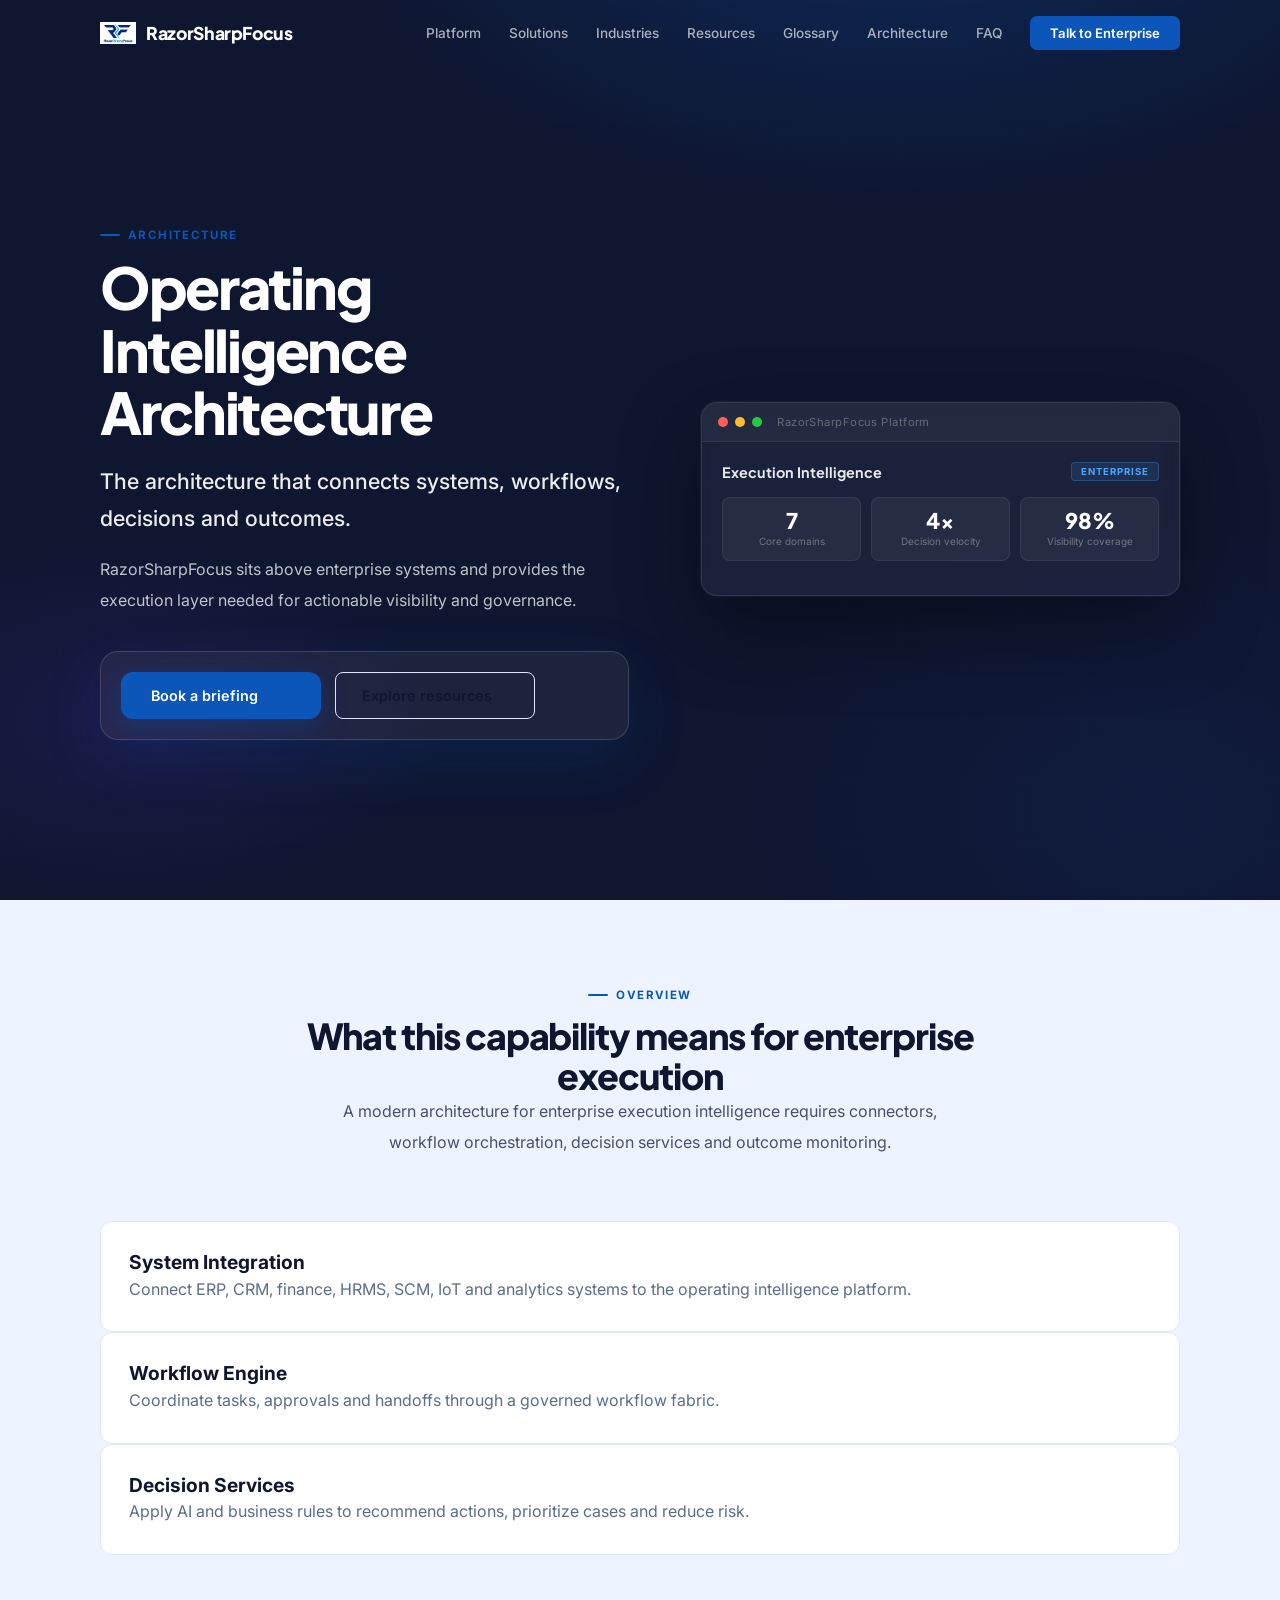
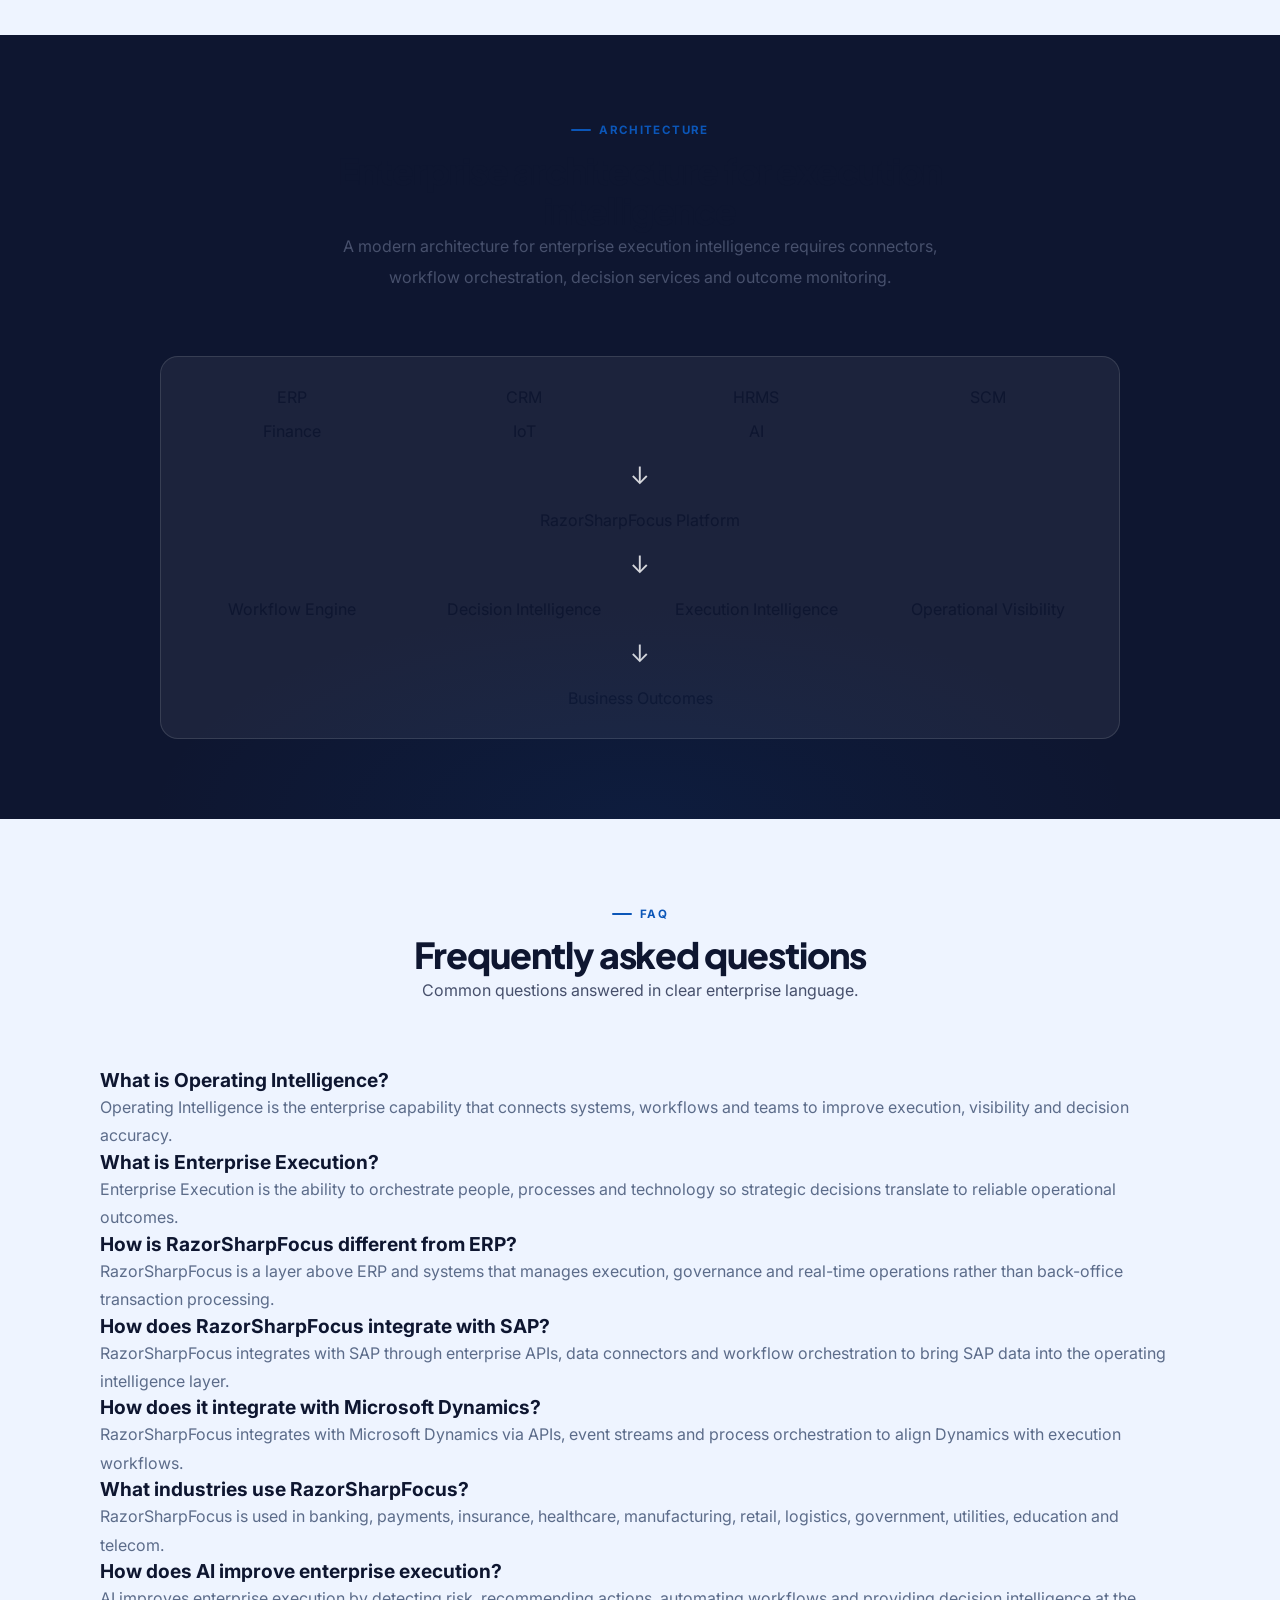
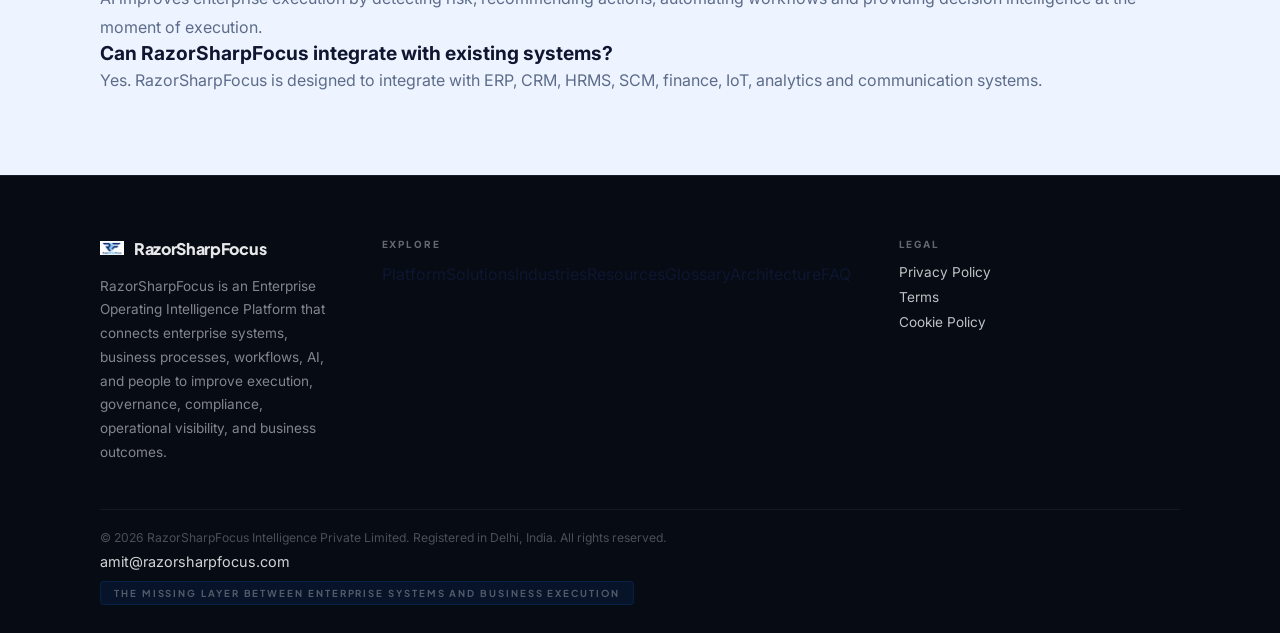
<file: architecture.html>
<!DOCTYPE html>
<html lang="en">
<head>
<meta charset="UTF-8"/>
<meta name="viewport" content="width=device-width, initial-scale=1.0"/>
<title>Architecture | RazorSharpFocus | Enterprise Operating Intelligence Platform</title>
<meta name="description" content="The architecture that connects systems, workflows, decisions and outcomes."/>
<meta name="robots" content="index, follow, max-snippet:-1, max-image-preview:large, max-video-preview:-1"/>
<meta property="og:type" content="website"/>
<meta property="og:site_name" content="RazorSharpFocus"/>
<meta property="og:locale" content="en_US"/>
<meta property="og:title" content="Architecture | RazorSharpFocus | Enterprise Operating Intelligence Platform"/>
<meta property="og:description" content="The architecture that connects systems, workflows, decisions and outcomes."/>
<meta property="og:url" content="https://razorsharpfocus.com/architecture.html"/>
<meta property="og:image" content="https://razorsharpfocus.com/img/og-image.svg"/>
<meta property="og:image:alt" content="RazorSharpFocus Enterprise Operating Intelligence Platform"/>
<meta name="twitter:card" content="summary_large_image"/>
<meta name="twitter:site" content="@RazorSharpFocus"/>
<meta name="twitter:creator" content="@RazorSharpFocus"/>
<meta name="twitter:title" content="Architecture | RazorSharpFocus | Enterprise Operating Intelligence Platform"/>
<meta name="twitter:description" content="The architecture that connects systems, workflows, decisions and outcomes."/>
<meta name="twitter:image" content="https://razorsharpfocus.com/img/og-image.svg"/>
<meta name="twitter:image:alt" content="RazorSharpFocus Enterprise Operating Intelligence Platform"/>
<link rel="canonical" href="https://razorsharpfocus.com/architecture.html"/>
<link rel="alternate" hreflang="en" href="https://razorsharpfocus.com/architecture.html"/>
<link rel="manifest" href="/manifest.json"/>
<meta name="theme-color" content="#0a1b40"/>
<link rel="icon" type="image/svg+xml" href="favicon.svg"/>
<link rel="alternate icon" href="favicon.svg"/>
<link rel="preconnect" href="https://fonts.googleapis.com"/>
<link rel="preconnect" href="https://fonts.gstatic.com" crossorigin="anonymous"/>
<link href="https://fonts.googleapis.com/css2?family=Inter:wght@300;400;500;600;700;800;900&family=Plus+Jakarta+Sans:wght@400;500;600;700;800&display=swap" rel="stylesheet"/>
<link rel="stylesheet" href="styles.css"/>
<script type="application/ld+json">{"@context": "https://schema.org", "@graph": [{"@type":"Organization","name":"RazorSharpFocus","url":"https://razorsharpfocus.com","logo":"https://razorsharpfocus.com/img/logo-rsf.jpeg","sameAs":["https://www.linkedin.com/company/razorsharpfocus"],"description":"RazorSharpFocus is an Enterprise Operating Intelligence Platform that connects enterprise systems, business processes, workflows, AI, and people to improve execution, governance, compliance, operational visibility, and business outcomes.","foundingDate":"2026","founder":{"@type":"Person","name":"Amit Kumar Tyagi","jobTitle":"Founder","url":"https://razorsharpfocus.com#founder"},"contactPoint":[{"@type":"ContactPoint","contactType":"sales","email":"amit@razorsharpfocus.com","url":"mailto:amit@razorsharpfocus.com"}] },{"@type":"WebSite","name":"RazorSharpFocus","url":"https://razorsharpfocus.com","potentialAction":{"@type":"SearchAction","target":"https://razorsharpfocus.com/?s={search_term_string}","query-input":"required name=search_term_string"}},{"@type":"WebPage","name":"Architecture | RazorSharpFocus | Enterprise Operating Intelligence Platform","description":"The architecture that connects systems, workflows, decisions and outcomes.","url":"https://razorsharpfocus.com/architecture.html","inLanguage":"en-US","isPartOf":{"@type":"WebSite","name":"RazorSharpFocus","url":"https://razorsharpfocus.com"},"breadcrumb":{"@id":"https://razorsharpfocus.com/architecture.html#breadcrumb"}},{"@type":"BreadcrumbList","@id":"https://razorsharpfocus.com/architecture.html#breadcrumb","itemListElement":[{"@type":"ListItem","position":1,"name":"Home","item":"https://razorsharpfocus.com/"},{"@type":"ListItem","position":2,"name":"Architecture | RazorSharpFocus | Enterprise Operating Intelligence Platform","item":"https://razorsharpfocus.com/architecture.html"}]}]}</script>
</head>
<body>
<a href="#main-content" class="skip-link">Skip to main content</a>
<header id="header">
  <div class="header-inner">
    <a href="/" class="logo"><img src="img/logo-rsf.jpeg" alt="RazorSharpFocus logo" class="logo-img"/>RazorSharpFocus</a>
    <nav class="nav" id="main-nav" aria-label="Main navigation"><a href="platform.html">Platform</a><a href="solutions.html">Solutions</a><a href="industries.html">Industries</a><a href="resources.html">Resources</a><a href="glossary.html">Glossary</a><a href="architecture.html">Architecture</a><a href="faq.html">FAQ</a><a href="/#contact" class="nav-cta">Talk to Enterprise</a></nav>
    <button class="nav-toggle" id="nav-toggle" aria-label="Toggle navigation menu" aria-expanded="false" aria-controls="main-nav"><span></span><span></span><span></span></button>
  </div>
</header>
<main>
<section id="hero" role="main">
  <div class="hero-wrap" id="main-content">
    <div class="container">
      <div class="hero-grid">
        <div class="hero-text">
          <span class="section-label">Architecture</span>
          <h1 class="hero-h1">Operating Intelligence Architecture</h1>
          <p class="hero-tagline">The architecture that connects systems, workflows, decisions and outcomes.</p>
          <p class="hero-sub">RazorSharpFocus sits above enterprise systems and provides the execution layer needed for actionable visibility and governance.</p>
          <div class="hero-ctas">
            <a href="/#contact" class="btn btn-primary">Book a briefing</a>
            <a href="resources.html" class="btn btn-outline-dark">Explore resources</a>
          </div>
        </div>
        <div class="hero-visual">
          <div class="hero-ui">
            <div class="hui-bar">
              <div class="hui-dot"></div><div class="hui-dot"></div><div class="hui-dot"></div>
              <span class="hui-bar-title">RazorSharpFocus Platform</span>
            </div>
            <div class="hui-body">
              <div class="hui-header">
                <span class="hui-title">Execution Intelligence</span>
                <span class="hui-badge">Enterprise</span>
              </div>
              <div class="hui-stats">
                <div class="hui-stat"><div class="hui-stat-n">7</div><div class="hui-stat-l">Core domains</div></div>
                <div class="hui-stat"><div class="hui-stat-n">4x</div><div class="hui-stat-l">Decision velocity</div></div>
                <div class="hui-stat"><div class="hui-stat-n">98%</div><div class="hui-stat-l">Visibility coverage</div></div>
              </div>
            </div>
          </div>
        </div>
      </div>
    </div>
  </div>
</section>
<section id="overview">
  <div class="container">
    <div class="section-head">
      <span class="section-label">Overview</span>
      <h2>What this capability means for enterprise execution</h2>
      <p>A modern architecture for enterprise execution intelligence requires connectors, workflow orchestration, decision services and outcome monitoring.</p>
    </div>
    <div class="card-grid">
      <div class="card"><h3>System Integration</h3><p>Connect ERP, CRM, finance, HRMS, SCM, IoT and analytics systems to the operating intelligence platform.</p></div><div class="card"><h3>Workflow Engine</h3><p>Coordinate tasks, approvals and handoffs through a governed workflow fabric.</p></div><div class="card"><h3>Decision Services</h3><p>Apply AI and business rules to recommend actions, prioritize cases and reduce risk.</p></div>
    </div>
  </div>
</section>
<section id="architecture">
  <div class="container">
    <div class="section-head">
      <span class="section-label">Architecture</span>
      <h2>Enterprise architecture for execution intelligence</h2>
      <p>A modern architecture for enterprise execution intelligence requires connectors, workflow orchestration, decision services and outcome monitoring.</p>
    </div>
    <div class="arch-diagram">
      <div class="arch-diagram-row"><span>ERP</span><span>CRM</span><span>HRMS</span><span>SCM</span><span>Finance</span><span>IoT</span><span>AI</span></div>
      <div class="arch-diagram-flow">↓</div>
      <div class="arch-diagram-row"><span>RazorSharpFocus Platform</span></div>
      <div class="arch-diagram-flow">↓</div>
      <div class="arch-diagram-row"><span>Workflow Engine</span><span>Decision Intelligence</span><span>Execution Intelligence</span><span>Operational Visibility</span></div>
      <div class="arch-diagram-flow">↓</div>
      <div class="arch-diagram-row"><span>Business Outcomes</span></div>
    </div>
  </div>
</section>
<section id="faq">
  <div class="container">
    <div class="section-head">
      <span class="section-label">FAQ</span>
      <h2>Frequently asked questions</h2>
      <p>Common questions answered in clear enterprise language.</p>
    </div>
    <div class="faq-grid">
      <div class="faq-item"><h3>What is Operating Intelligence?</h3><p>Operating Intelligence is the enterprise capability that connects systems, workflows and teams to improve execution, visibility and decision accuracy.</p></div><div class="faq-item"><h3>What is Enterprise Execution?</h3><p>Enterprise Execution is the ability to orchestrate people, processes and technology so strategic decisions translate to reliable operational outcomes.</p></div><div class="faq-item"><h3>How is RazorSharpFocus different from ERP?</h3><p>RazorSharpFocus is a layer above ERP and systems that manages execution, governance and real-time operations rather than back-office transaction processing.</p></div><div class="faq-item"><h3>How does RazorSharpFocus integrate with SAP?</h3><p>RazorSharpFocus integrates with SAP through enterprise APIs, data connectors and workflow orchestration to bring SAP data into the operating intelligence layer.</p></div><div class="faq-item"><h3>How does it integrate with Microsoft Dynamics?</h3><p>RazorSharpFocus integrates with Microsoft Dynamics via APIs, event streams and process orchestration to align Dynamics with execution workflows.</p></div><div class="faq-item"><h3>What industries use RazorSharpFocus?</h3><p>RazorSharpFocus is used in banking, payments, insurance, healthcare, manufacturing, retail, logistics, government, utilities, education and telecom.</p></div><div class="faq-item"><h3>How does AI improve enterprise execution?</h3><p>AI improves enterprise execution by detecting risk, recommending actions, automating workflows and providing decision intelligence at the moment of execution.</p></div><div class="faq-item"><h3>Can RazorSharpFocus integrate with existing systems?</h3><p>Yes. RazorSharpFocus is designed to integrate with ERP, CRM, HRMS, SCM, finance, IoT, analytics and communication systems.</p></div>
    </div>
  </div>
</section>
</main>
<footer id="footer">
  <div class="container">
    <div class="footer-grid">
      <div class="fg-brand">
        <div class="fg-logo"><img src="img/logo-rsf.jpeg" alt="RazorSharpFocus logo" class="footer-logo"/>RazorSharpFocus</div>
        <p class="fg-tagline">RazorSharpFocus is an Enterprise Operating Intelligence Platform that connects enterprise systems, business processes, workflows, AI, and people to improve execution, governance, compliance, operational visibility, and business outcomes.</p>
      </div>
      <div class="fg-col">
        <div class="fg-col-title">Explore</div>
        <a href="platform.html">Platform</a><a href="solutions.html">Solutions</a><a href="industries.html">Industries</a><a href="resources.html">Resources</a><a href="glossary.html">Glossary</a><a href="architecture.html">Architecture</a><a href="faq.html">FAQ</a>
      </div>
      <div class="fg-col">
        <div class="fg-col-title">Legal</div>
        <a href="privacy.html" class="fg-link">Privacy Policy</a><a href="terms.html" class="fg-link">Terms</a><a href="cookie.html" class="fg-link">Cookie Policy</a>
      </div>
    </div>
    <div class="footer-bottom">
      <div class="fb-left-block">
        <div class="fb-left">© 2026 RazorSharpFocus Intelligence Private Limited. Registered in Delhi, India. All rights reserved.</div>
        <div class="fb-contact"><a href="mailto:amit@razorsharpfocus.com">amit@razorsharpfocus.com</a></div>
      </div>
      <div class="fb-tag">The Missing Layer Between Enterprise Systems and Business Execution</div>
    </div>
  </div>
</footer>
<script>
const mainNav = document.getElementById('main-nav');
const navToggle = document.getElementById('nav-toggle');
navToggle.addEventListener('click', () => {
  const isOpen = mainNav.classList.toggle('open');
  navToggle.setAttribute('aria-expanded', String(isOpen));
});
mainNav.querySelectorAll('a').forEach(a => a.addEventListener('click', () => mainNav.classList.remove('open')));
</script>
</body>
</html>
</file>
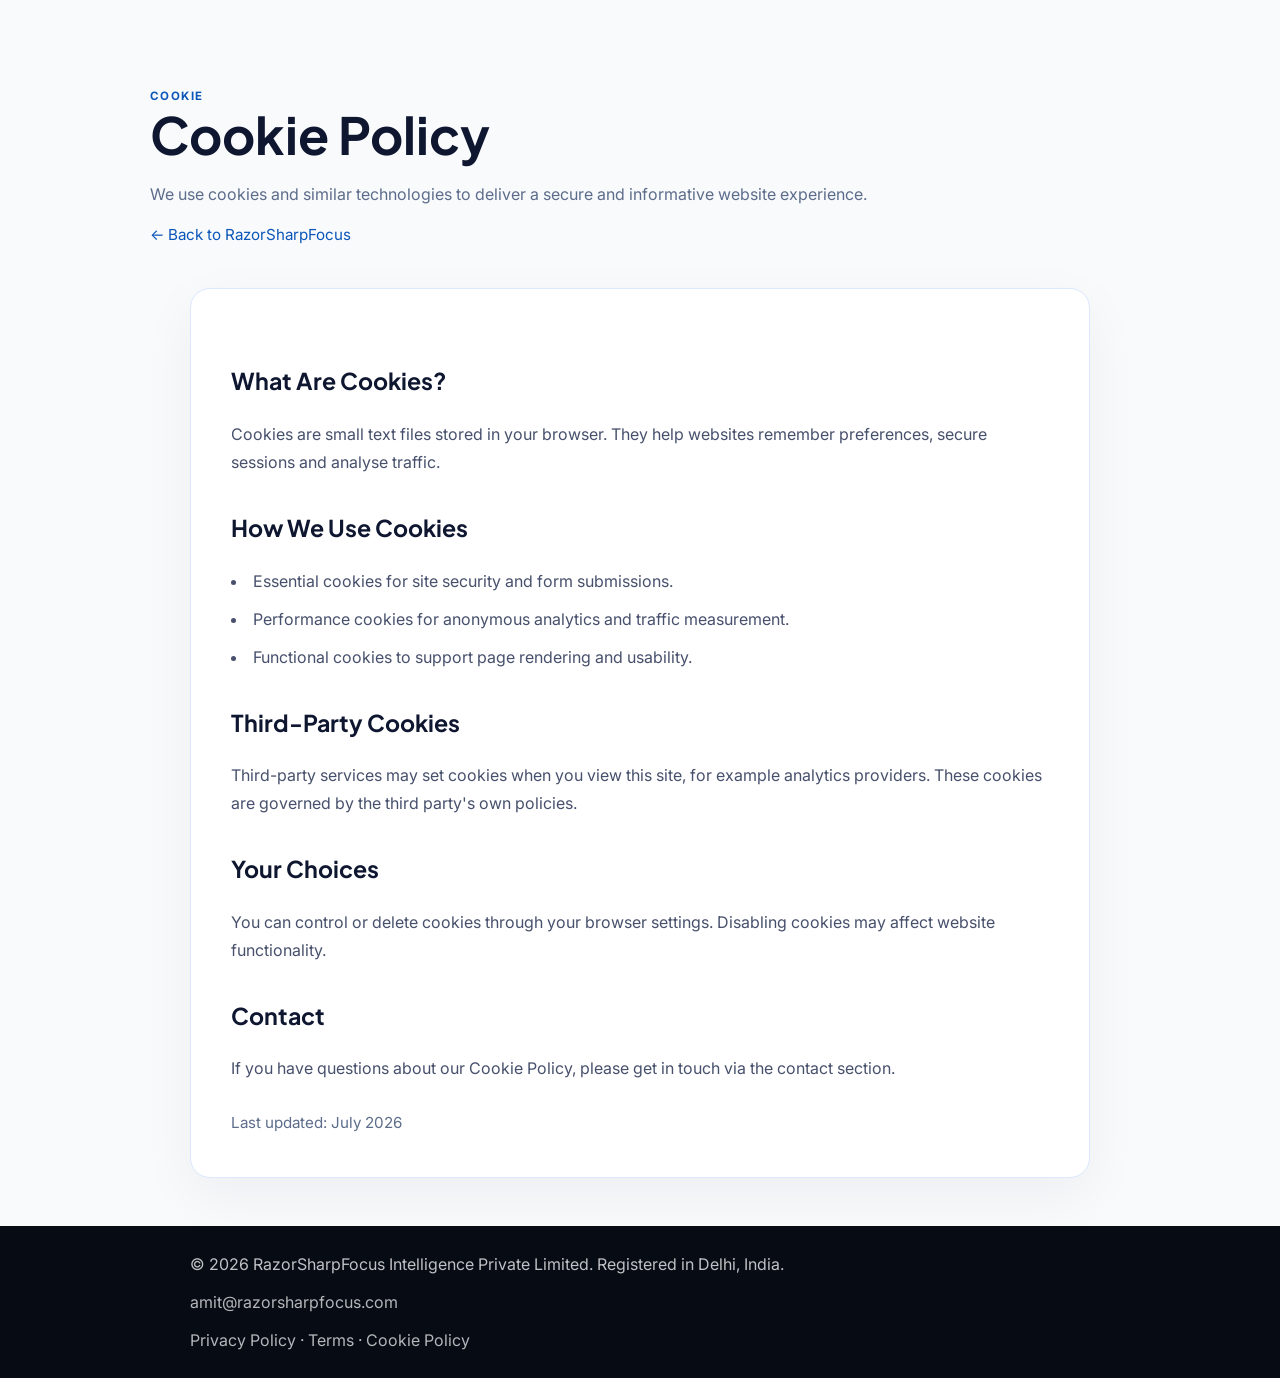
<file: cookie.html>
<!DOCTYPE html>
<html lang="en">
<head>
<meta charset="UTF-8"/>
<meta name="viewport" content="width=device-width, initial-scale=1.0"/>
<title>Cookie Policy | RazorSharpFocus — Enterprise Operating Intelligence Platform</title>
<meta name="description" content="Cookie Policy for RazorSharpFocus Intelligence Private Limited and visitors using the RazorSharpFocus enterprise website."/>
<meta name="robots" content="index, follow"/>
<meta property="og:type" content="website"/>
<meta property="og:site_name" content="RazorSharpFocus"/>
<meta property="og:locale" content="en_US"/>
<meta property="og:title" content="Cookie Policy | RazorSharpFocus"/>
<meta property="og:description" content="Cookie Policy for RazorSharpFocus Intelligence Private Limited and visitors using the RazorSharpFocus enterprise website."/>
<meta property="og:url" content="https://razorsharpfocus.com/cookie.html"/>
<meta property="og:image" content="https://razorsharpfocus.com/img/og-image.svg"/>
<meta property="og:image:alt" content="RazorSharpFocus Enterprise Operating Intelligence Platform"/>
<meta name="twitter:card" content="summary_large_image"/>
<meta name="twitter:site" content="@RazorSharpFocus"/>
<meta name="twitter:creator" content="@RazorSharpFocus"/>
<meta name="twitter:title" content="Cookie Policy | RazorSharpFocus"/>
<meta name="twitter:description" content="Cookie Policy for RazorSharpFocus Intelligence Private Limited and visitors using the RazorSharpFocus enterprise website."/>
<meta name="twitter:image" content="https://razorsharpfocus.com/img/og-image.svg"/>
<meta name="twitter:image:alt" content="RazorSharpFocus Enterprise Operating Intelligence Platform"/>
<link rel="canonical" href="https://razorsharpfocus.com/cookie.html"/>
<link rel="alternate" hreflang="en" href="https://razorsharpfocus.com/cookie.html"/>
<link rel="manifest" href="/manifest.json"/>
<meta name="theme-color" content="#0a1b40"/>
<link rel="icon" type="image/svg+xml" href="favicon.svg"/>
<link rel="alternate icon" href="favicon.svg"/>
<link rel="preconnect" href="https://fonts.googleapis.com"/>
<link rel="preconnect" href="https://fonts.gstatic.com" crossorigin="anonymous"/>
<link href="https://fonts.googleapis.com/css2?family=Inter:wght@300;400;500;600;700;800;900&family=Plus+Jakarta+Sans:wght@400;500;600;700;800&display=swap" rel="stylesheet"/>
<style>
*,*::before,*::after{box-sizing:border-box;margin:0;padding:0}
:root{--ink:#0e1630;--teal:#0b56b8;--grey:#5c6c8a;--mid:#47506c;--border:#dce8ff;--white:#ffffff;--soft:#f5f8ff;--fh:'Plus Jakarta Sans',sans-serif;--fb:'Inter',sans-serif;--r:14px;}
html{scroll-behavior:smooth;font-size:16px}
body{font-family:var(--fb);color:var(--ink);background:#fff;line-height:1.75;min-height:100vh}
a{text-decoration:none;color:inherit}
.container{max-width:980px;margin:0 auto;padding:0 24px}
@media(min-width:768px){.container{padding:0 40px}}
body{background:#f8fafc}
.page-header{padding:80px 0 40px}
.page-header h1{font-family:var(--fh);font-size:clamp(2.4rem,4vw,3.6rem);line-height:1.05;margin-bottom:18px}
.page-header p{max-width:760px;font-size:1rem;color:var(--grey)}
.content{background:#fff;border:1px solid var(--border);border-radius:20px;padding:40px;box-shadow:0 18px 55px rgba(15,23,42,0.05);margin-bottom:48px}
.content h2{font-family:var(--fh);font-size:1.45rem;margin-top:32px;margin-bottom:18px}
.content p, .content li{font-size:1rem;color:var(--mid)}
.content ul{margin-top:16px;list-style:disc;list-style-position:inside;gap:10px;display:grid}
.content strong{color:var(--ink)}
.footer{background:#060b14;color:rgba(255,255,255,0.75);padding:24px 0}
.footer .container{display:flex;flex-direction:column;gap:10px}
.footer a{color:rgba(255,255,255,0.7)}
.page-nav{margin-top:14px;font-size:0.95rem}
.page-nav a{color:var(--teal)}
@media(max-width:620px){.content{padding:28px}}
</style>
</head>
<body>
<div class="container page-header">
  <span class="section-label" style="display:inline-flex;align-items:center;gap:8px;font-family:var(--fb);font-size:0.72rem;font-weight:700;text-transform:uppercase;letter-spacing:0.12em;color:var(--teal);">Cookie</span>
  <h1>Cookie Policy</h1>
  <p>We use cookies and similar technologies to deliver a secure and informative website experience.</p>
  <div class="page-nav"><a href="/">← Back to RazorSharpFocus</a></div>
</div>
<div class="container">
  <div class="content">
    <h2>What Are Cookies?</h2>
    <p>Cookies are small text files stored in your browser. They help websites remember preferences, secure sessions and analyse traffic.</p>
    <h2>How We Use Cookies</h2>
    <ul>
      <li>Essential cookies for site security and form submissions.</li>
      <li>Performance cookies for anonymous analytics and traffic measurement.</li>
      <li>Functional cookies to support page rendering and usability.</li>
    </ul>
    <h2>Third-Party Cookies</h2>
    <p>Third-party services may set cookies when you view this site, for example analytics providers. These cookies are governed by the third party's own policies.</p>
    <h2>Your Choices</h2>
    <p>You can control or delete cookies through your browser settings. Disabling cookies may affect website functionality.</p>
    <h2>Contact</h2>
    <p>If you have questions about our Cookie Policy, please get in touch via the <a href="/index.html#contact">contact section</a>.</p>
    <p style="margin-top:28px;color:var(--grey);font-size:0.95rem;">Last updated: July 2026</p>
  </div>
</div>
<footer class="footer">
  <div class="container">
    <div>© 2026 RazorSharpFocus Intelligence Private Limited. Registered in Delhi, India.</div>
    <div><a href="mailto:amit@razorsharpfocus.com">amit@razorsharpfocus.com</a></div>
    <div><a href="/privacy.html">Privacy Policy</a> · <a href="/terms.html">Terms</a> · <a href="/cookie.html">Cookie Policy</a></div>
  </div>
</footer>
</body>
</html>
</file>
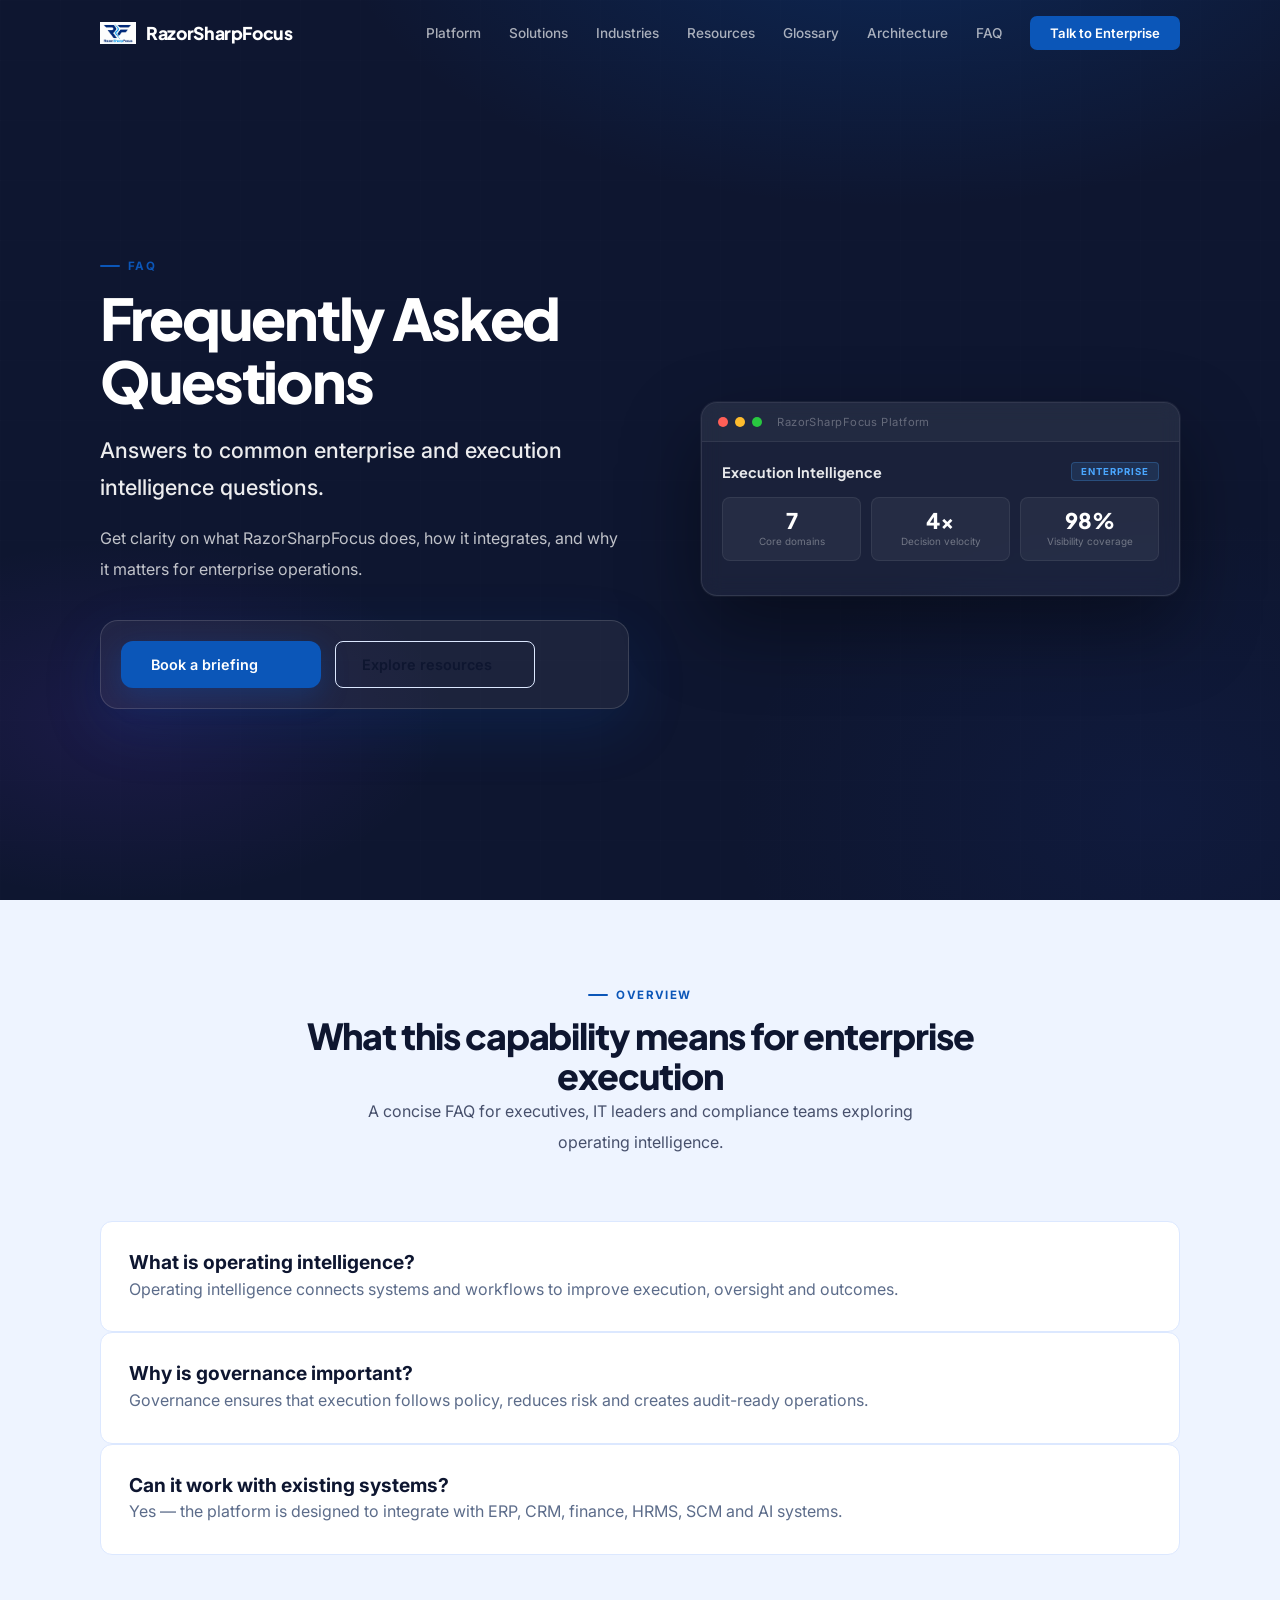
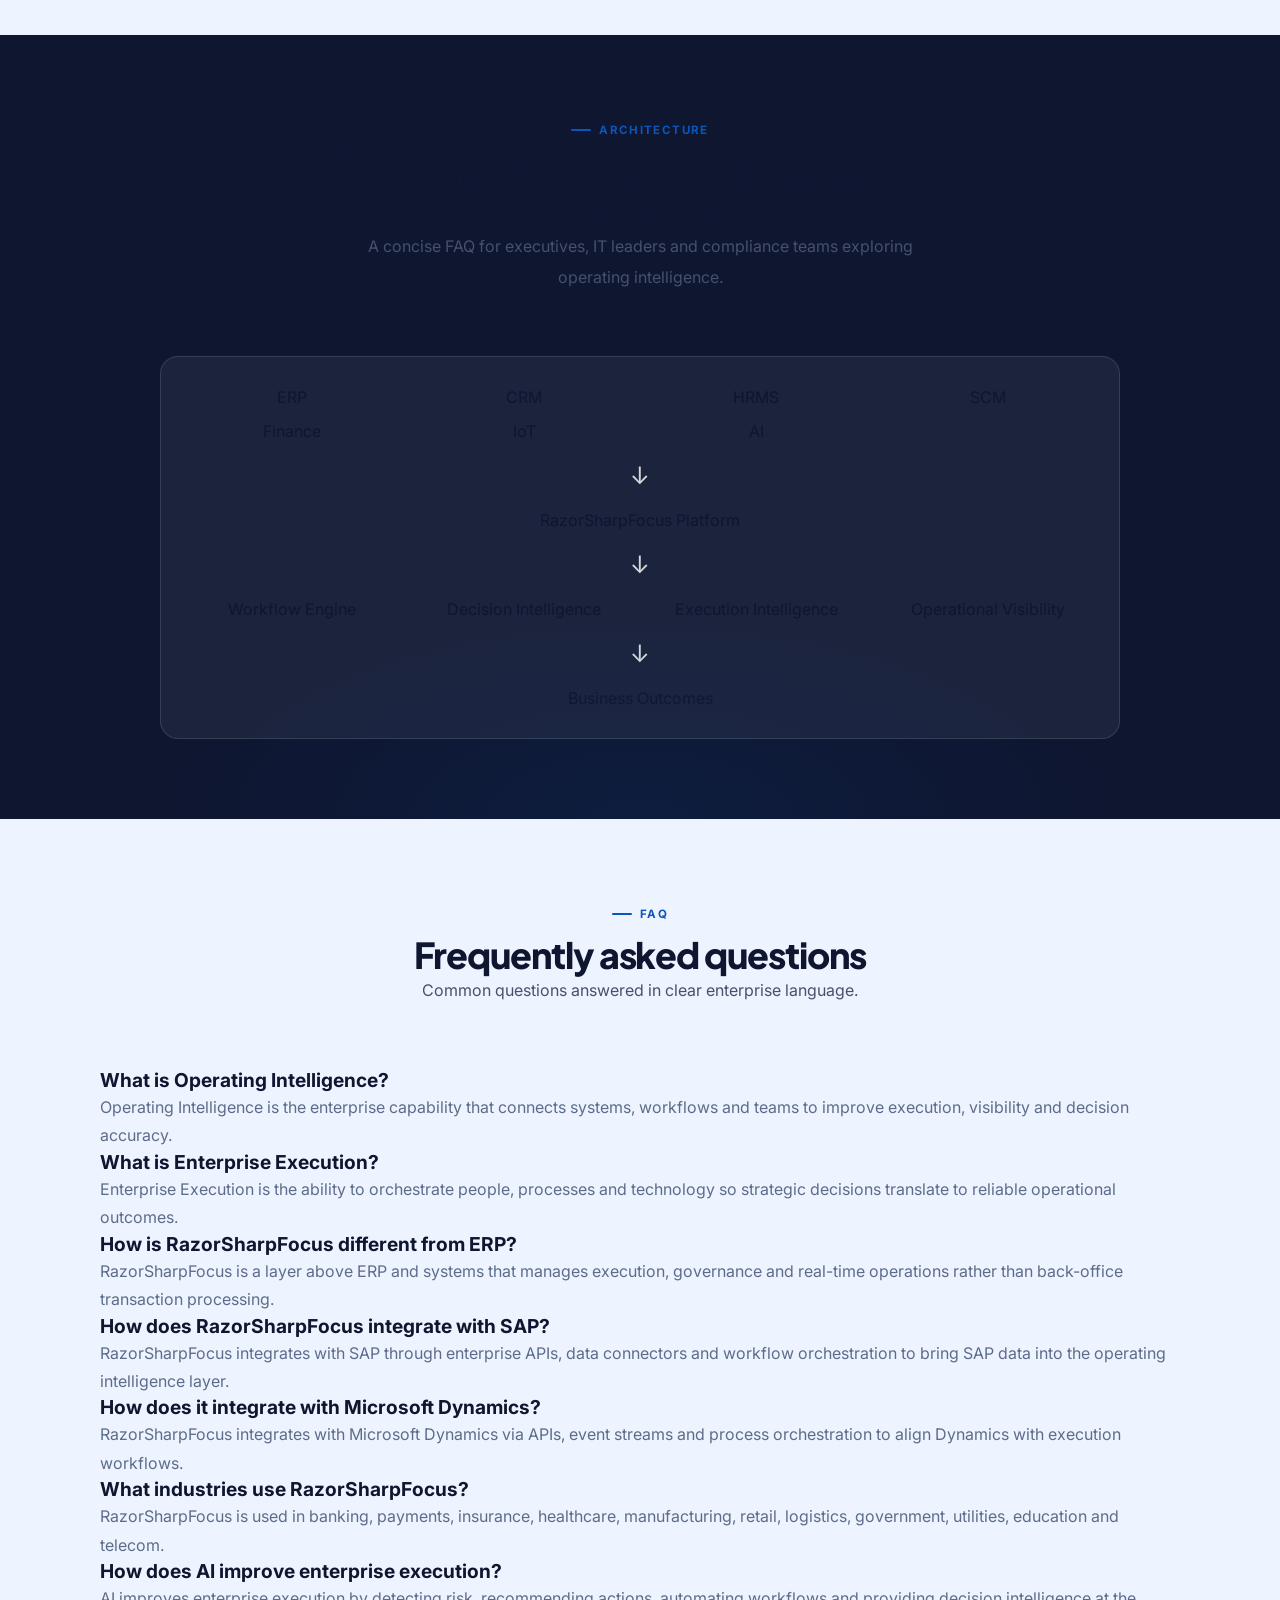
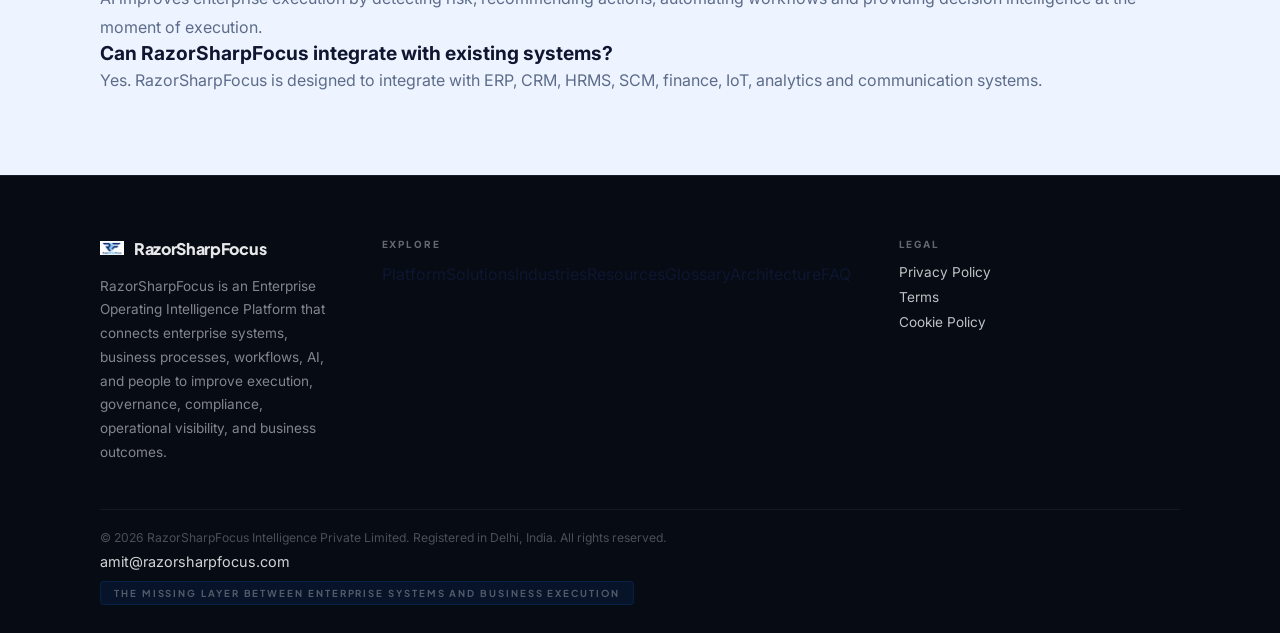
<file: faq.html>
<!DOCTYPE html>
<html lang="en">
<head>
<meta charset="UTF-8"/>
<meta name="viewport" content="width=device-width, initial-scale=1.0"/>
<title>FAQ | RazorSharpFocus | Enterprise Operating Intelligence Platform</title>
<meta name="description" content="Answers to common enterprise and execution intelligence questions."/>
<meta name="robots" content="index, follow, max-snippet:-1, max-image-preview:large, max-video-preview:-1"/>
<meta property="og:type" content="website"/>
<meta property="og:site_name" content="RazorSharpFocus"/>
<meta property="og:locale" content="en_US"/>
<meta property="og:title" content="FAQ | RazorSharpFocus | Enterprise Operating Intelligence Platform"/>
<meta property="og:description" content="Answers to common enterprise and execution intelligence questions."/>
<meta property="og:url" content="https://razorsharpfocus.com/faq.html"/>
<meta property="og:image" content="https://razorsharpfocus.com/img/og-image.svg"/>
<meta property="og:image:alt" content="RazorSharpFocus Enterprise Operating Intelligence Platform"/>
<meta name="twitter:card" content="summary_large_image"/>
<meta name="twitter:site" content="@RazorSharpFocus"/>
<meta name="twitter:creator" content="@RazorSharpFocus"/>
<meta name="twitter:title" content="FAQ | RazorSharpFocus | Enterprise Operating Intelligence Platform"/>
<meta name="twitter:description" content="Answers to common enterprise and execution intelligence questions."/>
<meta name="twitter:image" content="https://razorsharpfocus.com/img/og-image.svg"/>
<meta name="twitter:image:alt" content="RazorSharpFocus Enterprise Operating Intelligence Platform"/>
<link rel="canonical" href="https://razorsharpfocus.com/faq.html"/>
<link rel="alternate" hreflang="en" href="https://razorsharpfocus.com/faq.html"/>
<link rel="manifest" href="/manifest.json"/>
<meta name="theme-color" content="#0a1b40"/>
<link rel="icon" type="image/svg+xml" href="favicon.svg"/>
<link rel="alternate icon" href="favicon.svg"/>
<link rel="preconnect" href="https://fonts.googleapis.com"/>
<link rel="preconnect" href="https://fonts.gstatic.com" crossorigin="anonymous"/>
<link href="https://fonts.googleapis.com/css2?family=Inter:wght@300;400;500;600;700;800;900&family=Plus+Jakarta+Sans:wght@400;500;600;700;800&display=swap" rel="stylesheet"/>
<link rel="stylesheet" href="styles.css"/>
<script type="application/ld+json">{"@context": "https://schema.org", "@graph": [{"@type":"Organization","name":"RazorSharpFocus","url":"https://razorsharpfocus.com","logo":"https://razorsharpfocus.com/img/logo-rsf.jpeg","sameAs":["https://www.linkedin.com/company/razorsharpfocus"],"description":"RazorSharpFocus is an Enterprise Operating Intelligence Platform that connects enterprise systems, business processes, workflows, AI, and people to improve execution, governance, compliance, operational visibility, and business outcomes.","foundingDate":"2026","founder":{"@type":"Person","name":"Amit Kumar Tyagi","jobTitle":"Founder","url":"https://razorsharpfocus.com#founder"},"contactPoint":[{"@type":"ContactPoint","contactType":"sales","email":"amit@razorsharpfocus.com","url":"mailto:amit@razorsharpfocus.com"}] },{"@type":"WebSite","name":"RazorSharpFocus","url":"https://razorsharpfocus.com","potentialAction":{"@type":"SearchAction","target":"https://razorsharpfocus.com/?s={search_term_string}","query-input":"required name=search_term_string"}},{"@type":"WebPage","name":"FAQ | RazorSharpFocus | Enterprise Operating Intelligence Platform","description":"Answers to common enterprise and execution intelligence questions.","url":"https://razorsharpfocus.com/faq.html","inLanguage":"en-US","isPartOf":{"@type":"WebSite","name":"RazorSharpFocus","url":"https://razorsharpfocus.com"},"breadcrumb":{"@id":"https://razorsharpfocus.com/faq.html#breadcrumb"}},{"@type":"BreadcrumbList","@id":"https://razorsharpfocus.com/faq.html#breadcrumb","itemListElement":[{"@type":"ListItem","position":1,"name":"Home","item":"https://razorsharpfocus.com/"},{"@type":"ListItem","position":2,"name":"FAQ | RazorSharpFocus | Enterprise Operating Intelligence Platform","item":"https://razorsharpfocus.com/faq.html"}]}]}</script>
</head>
<body>
<a href="#main-content" class="skip-link">Skip to main content</a>
<header id="header">
  <div class="header-inner">
    <a href="/" class="logo"><img src="img/logo-rsf.jpeg" alt="RazorSharpFocus logo" class="logo-img"/>RazorSharpFocus</a>
    <nav class="nav" id="main-nav" aria-label="Main navigation"><a href="platform.html">Platform</a><a href="solutions.html">Solutions</a><a href="industries.html">Industries</a><a href="resources.html">Resources</a><a href="glossary.html">Glossary</a><a href="architecture.html">Architecture</a><a href="faq.html">FAQ</a><a href="/#contact" class="nav-cta">Talk to Enterprise</a></nav>
    <button class="nav-toggle" id="nav-toggle" aria-label="Toggle navigation menu" aria-expanded="false" aria-controls="main-nav"><span></span><span></span><span></span></button>
  </div>
</header>
<main>
<section id="hero" role="main">
  <div class="hero-wrap" id="main-content">
    <div class="container">
      <div class="hero-grid">
        <div class="hero-text">
          <span class="section-label">FAQ</span>
          <h1 class="hero-h1">Frequently Asked Questions</h1>
          <p class="hero-tagline">Answers to common enterprise and execution intelligence questions.</p>
          <p class="hero-sub">Get clarity on what RazorSharpFocus does, how it integrates, and why it matters for enterprise operations.</p>
          <div class="hero-ctas">
            <a href="/#contact" class="btn btn-primary">Book a briefing</a>
            <a href="resources.html" class="btn btn-outline-dark">Explore resources</a>
          </div>
        </div>
        <div class="hero-visual">
          <div class="hero-ui">
            <div class="hui-bar">
              <div class="hui-dot"></div><div class="hui-dot"></div><div class="hui-dot"></div>
              <span class="hui-bar-title">RazorSharpFocus Platform</span>
            </div>
            <div class="hui-body">
              <div class="hui-header">
                <span class="hui-title">Execution Intelligence</span>
                <span class="hui-badge">Enterprise</span>
              </div>
              <div class="hui-stats">
                <div class="hui-stat"><div class="hui-stat-n">7</div><div class="hui-stat-l">Core domains</div></div>
                <div class="hui-stat"><div class="hui-stat-n">4x</div><div class="hui-stat-l">Decision velocity</div></div>
                <div class="hui-stat"><div class="hui-stat-n">98%</div><div class="hui-stat-l">Visibility coverage</div></div>
              </div>
            </div>
          </div>
        </div>
      </div>
    </div>
  </div>
</section>
<section id="overview">
  <div class="container">
    <div class="section-head">
      <span class="section-label">Overview</span>
      <h2>What this capability means for enterprise execution</h2>
      <p>A concise FAQ for executives, IT leaders and compliance teams exploring operating intelligence.</p>
    </div>
    <div class="card-grid">
      <div class="card"><h3>What is operating intelligence?</h3><p>Operating intelligence connects systems and workflows to improve execution, oversight and outcomes.</p></div><div class="card"><h3>Why is governance important?</h3><p>Governance ensures that execution follows policy, reduces risk and creates audit-ready operations.</p></div><div class="card"><h3>Can it work with existing systems?</h3><p>Yes — the platform is designed to integrate with ERP, CRM, finance, HRMS, SCM and AI systems.</p></div>
    </div>
  </div>
</section>
<section id="architecture">
  <div class="container">
    <div class="section-head">
      <span class="section-label">Architecture</span>
      <h2>Enterprise architecture for execution intelligence</h2>
      <p>A concise FAQ for executives, IT leaders and compliance teams exploring operating intelligence.</p>
    </div>
    <div class="arch-diagram">
      <div class="arch-diagram-row"><span>ERP</span><span>CRM</span><span>HRMS</span><span>SCM</span><span>Finance</span><span>IoT</span><span>AI</span></div>
      <div class="arch-diagram-flow">↓</div>
      <div class="arch-diagram-row"><span>RazorSharpFocus Platform</span></div>
      <div class="arch-diagram-flow">↓</div>
      <div class="arch-diagram-row"><span>Workflow Engine</span><span>Decision Intelligence</span><span>Execution Intelligence</span><span>Operational Visibility</span></div>
      <div class="arch-diagram-flow">↓</div>
      <div class="arch-diagram-row"><span>Business Outcomes</span></div>
    </div>
  </div>
</section>
<section id="faq">
  <div class="container">
    <div class="section-head">
      <span class="section-label">FAQ</span>
      <h2>Frequently asked questions</h2>
      <p>Common questions answered in clear enterprise language.</p>
    </div>
    <div class="faq-grid">
      <div class="faq-item"><h3>What is Operating Intelligence?</h3><p>Operating Intelligence is the enterprise capability that connects systems, workflows and teams to improve execution, visibility and decision accuracy.</p></div><div class="faq-item"><h3>What is Enterprise Execution?</h3><p>Enterprise Execution is the ability to orchestrate people, processes and technology so strategic decisions translate to reliable operational outcomes.</p></div><div class="faq-item"><h3>How is RazorSharpFocus different from ERP?</h3><p>RazorSharpFocus is a layer above ERP and systems that manages execution, governance and real-time operations rather than back-office transaction processing.</p></div><div class="faq-item"><h3>How does RazorSharpFocus integrate with SAP?</h3><p>RazorSharpFocus integrates with SAP through enterprise APIs, data connectors and workflow orchestration to bring SAP data into the operating intelligence layer.</p></div><div class="faq-item"><h3>How does it integrate with Microsoft Dynamics?</h3><p>RazorSharpFocus integrates with Microsoft Dynamics via APIs, event streams and process orchestration to align Dynamics with execution workflows.</p></div><div class="faq-item"><h3>What industries use RazorSharpFocus?</h3><p>RazorSharpFocus is used in banking, payments, insurance, healthcare, manufacturing, retail, logistics, government, utilities, education and telecom.</p></div><div class="faq-item"><h3>How does AI improve enterprise execution?</h3><p>AI improves enterprise execution by detecting risk, recommending actions, automating workflows and providing decision intelligence at the moment of execution.</p></div><div class="faq-item"><h3>Can RazorSharpFocus integrate with existing systems?</h3><p>Yes. RazorSharpFocus is designed to integrate with ERP, CRM, HRMS, SCM, finance, IoT, analytics and communication systems.</p></div>
    </div>
  </div>
</section>
</main>
<footer id="footer">
  <div class="container">
    <div class="footer-grid">
      <div class="fg-brand">
        <div class="fg-logo"><img src="img/logo-rsf.jpeg" alt="RazorSharpFocus logo" class="footer-logo"/>RazorSharpFocus</div>
        <p class="fg-tagline">RazorSharpFocus is an Enterprise Operating Intelligence Platform that connects enterprise systems, business processes, workflows, AI, and people to improve execution, governance, compliance, operational visibility, and business outcomes.</p>
      </div>
      <div class="fg-col">
        <div class="fg-col-title">Explore</div>
        <a href="platform.html">Platform</a><a href="solutions.html">Solutions</a><a href="industries.html">Industries</a><a href="resources.html">Resources</a><a href="glossary.html">Glossary</a><a href="architecture.html">Architecture</a><a href="faq.html">FAQ</a>
      </div>
      <div class="fg-col">
        <div class="fg-col-title">Legal</div>
        <a href="privacy.html" class="fg-link">Privacy Policy</a><a href="terms.html" class="fg-link">Terms</a><a href="cookie.html" class="fg-link">Cookie Policy</a>
      </div>
    </div>
    <div class="footer-bottom">
      <div class="fb-left-block">
        <div class="fb-left">© 2026 RazorSharpFocus Intelligence Private Limited. Registered in Delhi, India. All rights reserved.</div>
        <div class="fb-contact"><a href="mailto:amit@razorsharpfocus.com">amit@razorsharpfocus.com</a></div>
      </div>
      <div class="fb-tag">The Missing Layer Between Enterprise Systems and Business Execution</div>
    </div>
  </div>
</footer>
<script>
const mainNav = document.getElementById('main-nav');
const navToggle = document.getElementById('nav-toggle');
navToggle.addEventListener('click', () => {
  const isOpen = mainNav.classList.toggle('open');
  navToggle.setAttribute('aria-expanded', String(isOpen));
});
mainNav.querySelectorAll('a').forEach(a => a.addEventListener('click', () => mainNav.classList.remove('open')));
</script>
</body>
</html>
</file>
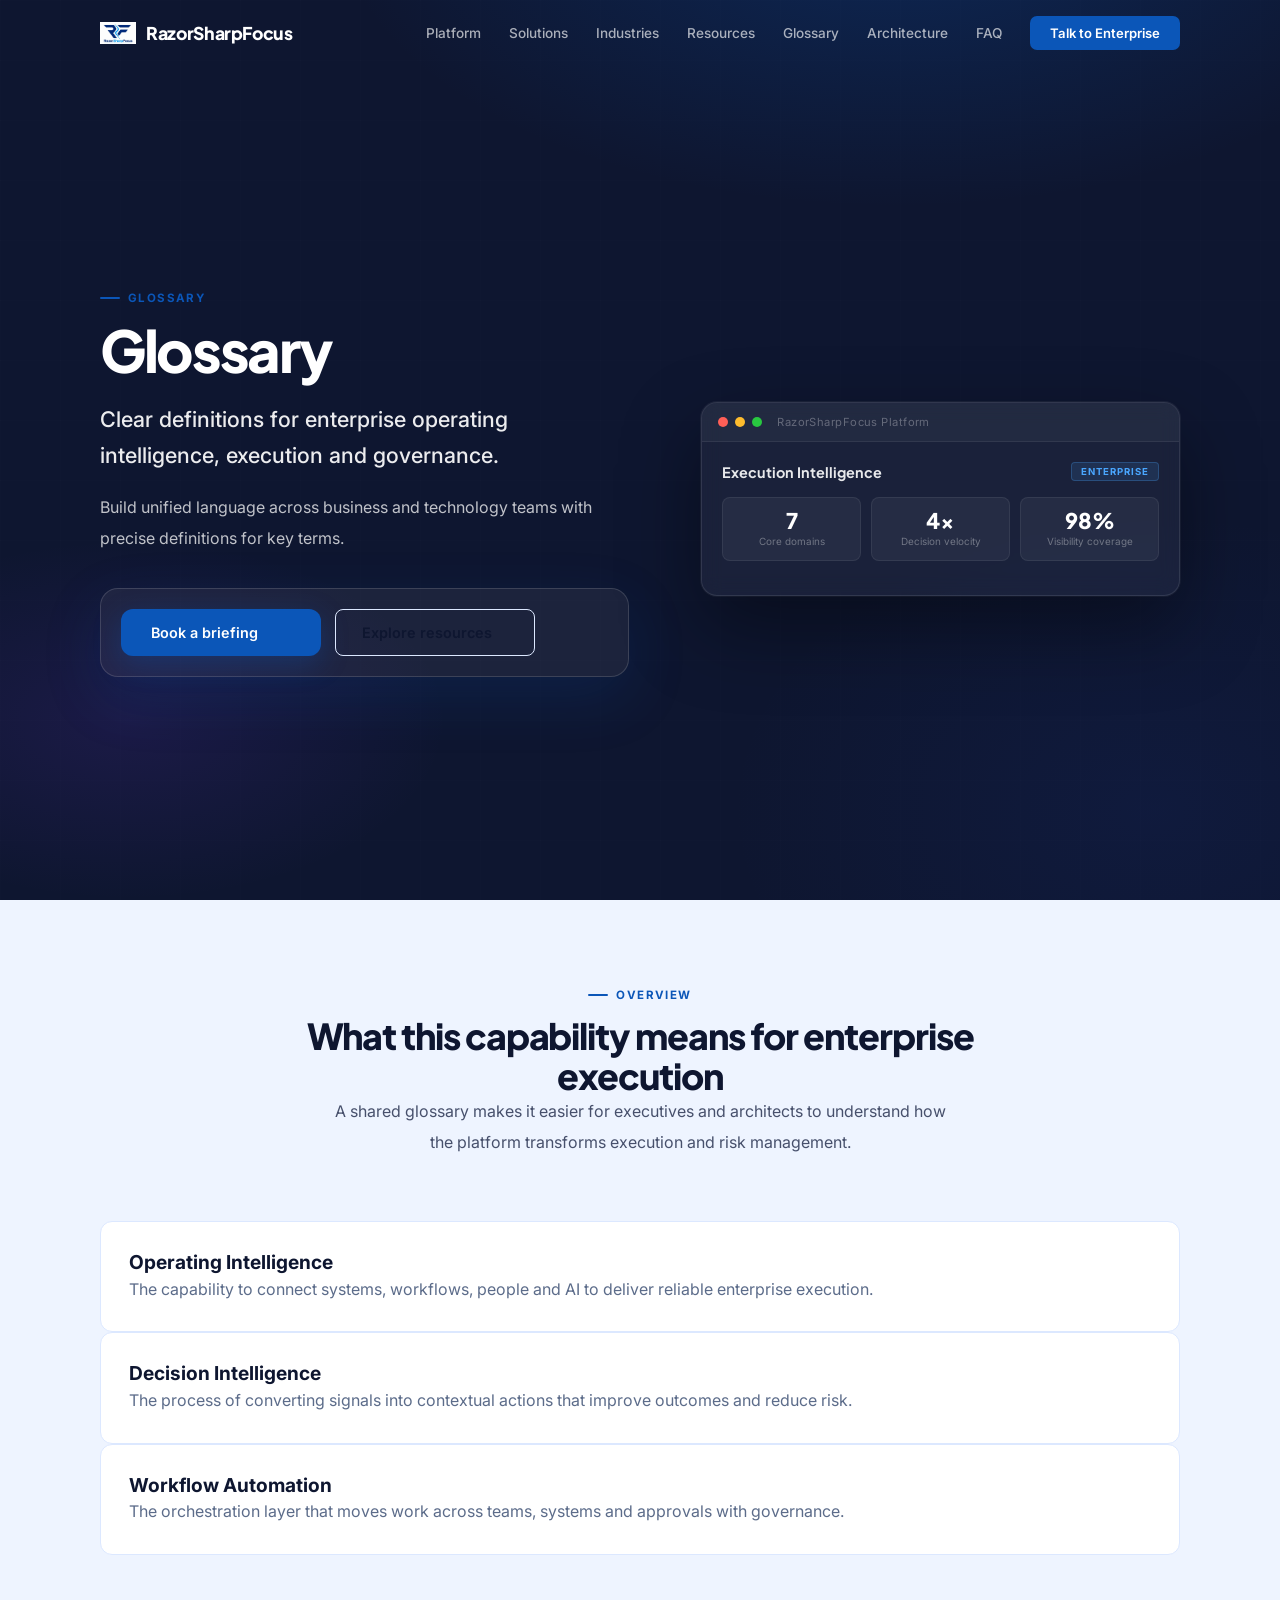
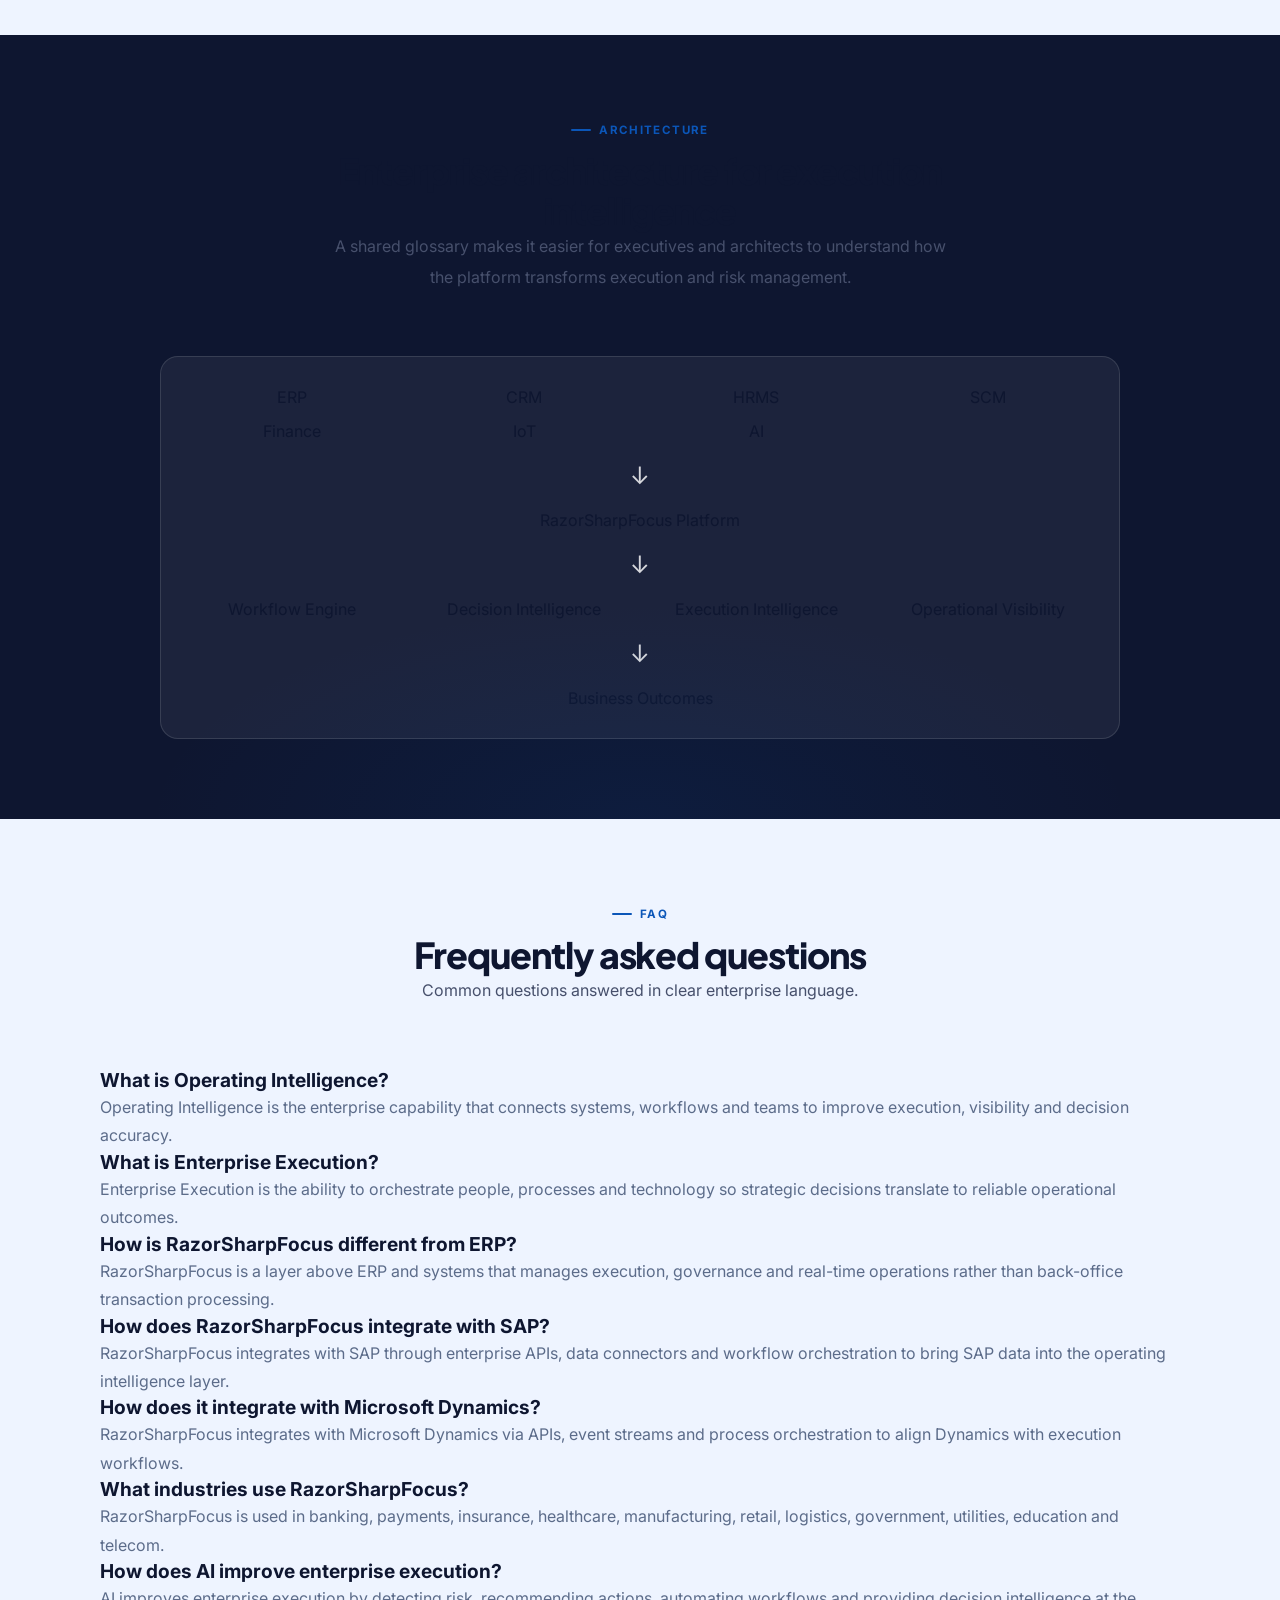
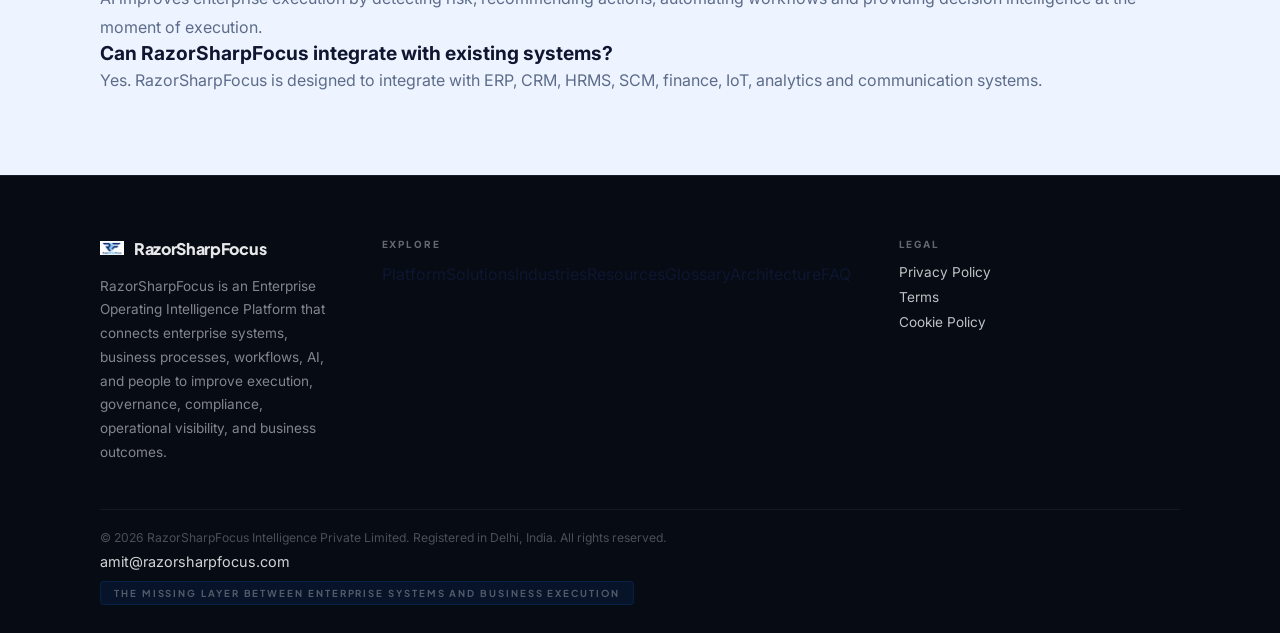
<file: glossary.html>
<!DOCTYPE html>
<html lang="en">
<head>
<meta charset="UTF-8"/>
<meta name="viewport" content="width=device-width, initial-scale=1.0"/>
<title>Glossary | RazorSharpFocus | Enterprise Operating Intelligence Platform</title>
<meta name="description" content="Clear definitions for enterprise operating intelligence, execution and governance."/>
<meta name="robots" content="index, follow, max-snippet:-1, max-image-preview:large, max-video-preview:-1"/>
<meta property="og:type" content="website"/>
<meta property="og:site_name" content="RazorSharpFocus"/>
<meta property="og:locale" content="en_US"/>
<meta property="og:title" content="Glossary | RazorSharpFocus | Enterprise Operating Intelligence Platform"/>
<meta property="og:description" content="Clear definitions for enterprise operating intelligence, execution and governance."/>
<meta property="og:url" content="https://razorsharpfocus.com/glossary.html"/>
<meta property="og:image" content="https://razorsharpfocus.com/img/og-image.svg"/>
<meta property="og:image:alt" content="RazorSharpFocus Enterprise Operating Intelligence Platform"/>
<meta name="twitter:card" content="summary_large_image"/>
<meta name="twitter:site" content="@RazorSharpFocus"/>
<meta name="twitter:creator" content="@RazorSharpFocus"/>
<meta name="twitter:title" content="Glossary | RazorSharpFocus | Enterprise Operating Intelligence Platform"/>
<meta name="twitter:description" content="Clear definitions for enterprise operating intelligence, execution and governance."/>
<meta name="twitter:image" content="https://razorsharpfocus.com/img/og-image.svg"/>
<meta name="twitter:image:alt" content="RazorSharpFocus Enterprise Operating Intelligence Platform"/>
<link rel="canonical" href="https://razorsharpfocus.com/glossary.html"/>
<link rel="alternate" hreflang="en" href="https://razorsharpfocus.com/glossary.html"/>
<link rel="manifest" href="/manifest.json"/>
<meta name="theme-color" content="#0a1b40"/>
<link rel="icon" type="image/svg+xml" href="favicon.svg"/>
<link rel="alternate icon" href="favicon.svg"/>
<link rel="preconnect" href="https://fonts.googleapis.com"/>
<link rel="preconnect" href="https://fonts.gstatic.com" crossorigin="anonymous"/>
<link href="https://fonts.googleapis.com/css2?family=Inter:wght@300;400;500;600;700;800;900&family=Plus+Jakarta+Sans:wght@400;500;600;700;800&display=swap" rel="stylesheet"/>
<link rel="stylesheet" href="styles.css"/>
<script type="application/ld+json">{"@context": "https://schema.org", "@graph": [{"@type":"Organization","name":"RazorSharpFocus","url":"https://razorsharpfocus.com","logo":"https://razorsharpfocus.com/img/logo-rsf.jpeg","sameAs":["https://www.linkedin.com/company/razorsharpfocus"],"description":"RazorSharpFocus is an Enterprise Operating Intelligence Platform that connects enterprise systems, business processes, workflows, AI, and people to improve execution, governance, compliance, operational visibility, and business outcomes.","foundingDate":"2026","founder":{"@type":"Person","name":"Amit Kumar Tyagi","jobTitle":"Founder","url":"https://razorsharpfocus.com#founder"},"contactPoint":[{"@type":"ContactPoint","contactType":"sales","email":"amit@razorsharpfocus.com","url":"mailto:amit@razorsharpfocus.com"}] },{"@type":"WebSite","name":"RazorSharpFocus","url":"https://razorsharpfocus.com","potentialAction":{"@type":"SearchAction","target":"https://razorsharpfocus.com/?s={search_term_string}","query-input":"required name=search_term_string"}},{"@type":"WebPage","name":"Glossary | RazorSharpFocus | Enterprise Operating Intelligence Platform","description":"Clear definitions for enterprise operating intelligence, execution and governance.","url":"https://razorsharpfocus.com/glossary.html","inLanguage":"en-US","isPartOf":{"@type":"WebSite","name":"RazorSharpFocus","url":"https://razorsharpfocus.com"},"breadcrumb":{"@id":"https://razorsharpfocus.com/glossary.html#breadcrumb"}},{"@type":"BreadcrumbList","@id":"https://razorsharpfocus.com/glossary.html#breadcrumb","itemListElement":[{"@type":"ListItem","position":1,"name":"Home","item":"https://razorsharpfocus.com/"},{"@type":"ListItem","position":2,"name":"Glossary | RazorSharpFocus | Enterprise Operating Intelligence Platform","item":"https://razorsharpfocus.com/glossary.html"}]}]}</script>
</head>
<body>
<a href="#main-content" class="skip-link">Skip to main content</a>
<header id="header">
  <div class="header-inner">
    <a href="/" class="logo"><img src="img/logo-rsf.jpeg" alt="RazorSharpFocus logo" class="logo-img"/>RazorSharpFocus</a>
    <nav class="nav" id="main-nav" aria-label="Main navigation"><a href="platform.html">Platform</a><a href="solutions.html">Solutions</a><a href="industries.html">Industries</a><a href="resources.html">Resources</a><a href="glossary.html">Glossary</a><a href="architecture.html">Architecture</a><a href="faq.html">FAQ</a><a href="/#contact" class="nav-cta">Talk to Enterprise</a></nav>
    <button class="nav-toggle" id="nav-toggle" aria-label="Toggle navigation menu" aria-expanded="false" aria-controls="main-nav"><span></span><span></span><span></span></button>
  </div>
</header>
<main>
<section id="hero" role="main">
  <div class="hero-wrap" id="main-content">
    <div class="container">
      <div class="hero-grid">
        <div class="hero-text">
          <span class="section-label">Glossary</span>
          <h1 class="hero-h1">Glossary</h1>
          <p class="hero-tagline">Clear definitions for enterprise operating intelligence, execution and governance.</p>
          <p class="hero-sub">Build unified language across business and technology teams with precise definitions for key terms.</p>
          <div class="hero-ctas">
            <a href="/#contact" class="btn btn-primary">Book a briefing</a>
            <a href="resources.html" class="btn btn-outline-dark">Explore resources</a>
          </div>
        </div>
        <div class="hero-visual">
          <div class="hero-ui">
            <div class="hui-bar">
              <div class="hui-dot"></div><div class="hui-dot"></div><div class="hui-dot"></div>
              <span class="hui-bar-title">RazorSharpFocus Platform</span>
            </div>
            <div class="hui-body">
              <div class="hui-header">
                <span class="hui-title">Execution Intelligence</span>
                <span class="hui-badge">Enterprise</span>
              </div>
              <div class="hui-stats">
                <div class="hui-stat"><div class="hui-stat-n">7</div><div class="hui-stat-l">Core domains</div></div>
                <div class="hui-stat"><div class="hui-stat-n">4x</div><div class="hui-stat-l">Decision velocity</div></div>
                <div class="hui-stat"><div class="hui-stat-n">98%</div><div class="hui-stat-l">Visibility coverage</div></div>
              </div>
            </div>
          </div>
        </div>
      </div>
    </div>
  </div>
</section>
<section id="overview">
  <div class="container">
    <div class="section-head">
      <span class="section-label">Overview</span>
      <h2>What this capability means for enterprise execution</h2>
      <p>A shared glossary makes it easier for executives and architects to understand how the platform transforms execution and risk management.</p>
    </div>
    <div class="card-grid">
      <div class="card"><h3>Operating Intelligence</h3><p>The capability to connect systems, workflows, people and AI to deliver reliable enterprise execution.</p></div><div class="card"><h3>Decision Intelligence</h3><p>The process of converting signals into contextual actions that improve outcomes and reduce risk.</p></div><div class="card"><h3>Workflow Automation</h3><p>The orchestration layer that moves work across teams, systems and approvals with governance.</p></div>
    </div>
  </div>
</section>
<section id="architecture">
  <div class="container">
    <div class="section-head">
      <span class="section-label">Architecture</span>
      <h2>Enterprise architecture for execution intelligence</h2>
      <p>A shared glossary makes it easier for executives and architects to understand how the platform transforms execution and risk management.</p>
    </div>
    <div class="arch-diagram">
      <div class="arch-diagram-row"><span>ERP</span><span>CRM</span><span>HRMS</span><span>SCM</span><span>Finance</span><span>IoT</span><span>AI</span></div>
      <div class="arch-diagram-flow">↓</div>
      <div class="arch-diagram-row"><span>RazorSharpFocus Platform</span></div>
      <div class="arch-diagram-flow">↓</div>
      <div class="arch-diagram-row"><span>Workflow Engine</span><span>Decision Intelligence</span><span>Execution Intelligence</span><span>Operational Visibility</span></div>
      <div class="arch-diagram-flow">↓</div>
      <div class="arch-diagram-row"><span>Business Outcomes</span></div>
    </div>
  </div>
</section>
<section id="faq">
  <div class="container">
    <div class="section-head">
      <span class="section-label">FAQ</span>
      <h2>Frequently asked questions</h2>
      <p>Common questions answered in clear enterprise language.</p>
    </div>
    <div class="faq-grid">
      <div class="faq-item"><h3>What is Operating Intelligence?</h3><p>Operating Intelligence is the enterprise capability that connects systems, workflows and teams to improve execution, visibility and decision accuracy.</p></div><div class="faq-item"><h3>What is Enterprise Execution?</h3><p>Enterprise Execution is the ability to orchestrate people, processes and technology so strategic decisions translate to reliable operational outcomes.</p></div><div class="faq-item"><h3>How is RazorSharpFocus different from ERP?</h3><p>RazorSharpFocus is a layer above ERP and systems that manages execution, governance and real-time operations rather than back-office transaction processing.</p></div><div class="faq-item"><h3>How does RazorSharpFocus integrate with SAP?</h3><p>RazorSharpFocus integrates with SAP through enterprise APIs, data connectors and workflow orchestration to bring SAP data into the operating intelligence layer.</p></div><div class="faq-item"><h3>How does it integrate with Microsoft Dynamics?</h3><p>RazorSharpFocus integrates with Microsoft Dynamics via APIs, event streams and process orchestration to align Dynamics with execution workflows.</p></div><div class="faq-item"><h3>What industries use RazorSharpFocus?</h3><p>RazorSharpFocus is used in banking, payments, insurance, healthcare, manufacturing, retail, logistics, government, utilities, education and telecom.</p></div><div class="faq-item"><h3>How does AI improve enterprise execution?</h3><p>AI improves enterprise execution by detecting risk, recommending actions, automating workflows and providing decision intelligence at the moment of execution.</p></div><div class="faq-item"><h3>Can RazorSharpFocus integrate with existing systems?</h3><p>Yes. RazorSharpFocus is designed to integrate with ERP, CRM, HRMS, SCM, finance, IoT, analytics and communication systems.</p></div>
    </div>
  </div>
</section>
</main>
<footer id="footer">
  <div class="container">
    <div class="footer-grid">
      <div class="fg-brand">
        <div class="fg-logo"><img src="img/logo-rsf.jpeg" alt="RazorSharpFocus logo" class="footer-logo"/>RazorSharpFocus</div>
        <p class="fg-tagline">RazorSharpFocus is an Enterprise Operating Intelligence Platform that connects enterprise systems, business processes, workflows, AI, and people to improve execution, governance, compliance, operational visibility, and business outcomes.</p>
      </div>
      <div class="fg-col">
        <div class="fg-col-title">Explore</div>
        <a href="platform.html">Platform</a><a href="solutions.html">Solutions</a><a href="industries.html">Industries</a><a href="resources.html">Resources</a><a href="glossary.html">Glossary</a><a href="architecture.html">Architecture</a><a href="faq.html">FAQ</a>
      </div>
      <div class="fg-col">
        <div class="fg-col-title">Legal</div>
        <a href="privacy.html" class="fg-link">Privacy Policy</a><a href="terms.html" class="fg-link">Terms</a><a href="cookie.html" class="fg-link">Cookie Policy</a>
      </div>
    </div>
    <div class="footer-bottom">
      <div class="fb-left-block">
        <div class="fb-left">© 2026 RazorSharpFocus Intelligence Private Limited. Registered in Delhi, India. All rights reserved.</div>
        <div class="fb-contact"><a href="mailto:amit@razorsharpfocus.com">amit@razorsharpfocus.com</a></div>
      </div>
      <div class="fb-tag">The Missing Layer Between Enterprise Systems and Business Execution</div>
    </div>
  </div>
</footer>
<script>
const mainNav = document.getElementById('main-nav');
const navToggle = document.getElementById('nav-toggle');
navToggle.addEventListener('click', () => {
  const isOpen = mainNav.classList.toggle('open');
  navToggle.setAttribute('aria-expanded', String(isOpen));
});
mainNav.querySelectorAll('a').forEach(a => a.addEventListener('click', () => mainNav.classList.remove('open')));
</script>
</body>
</html>
</file>
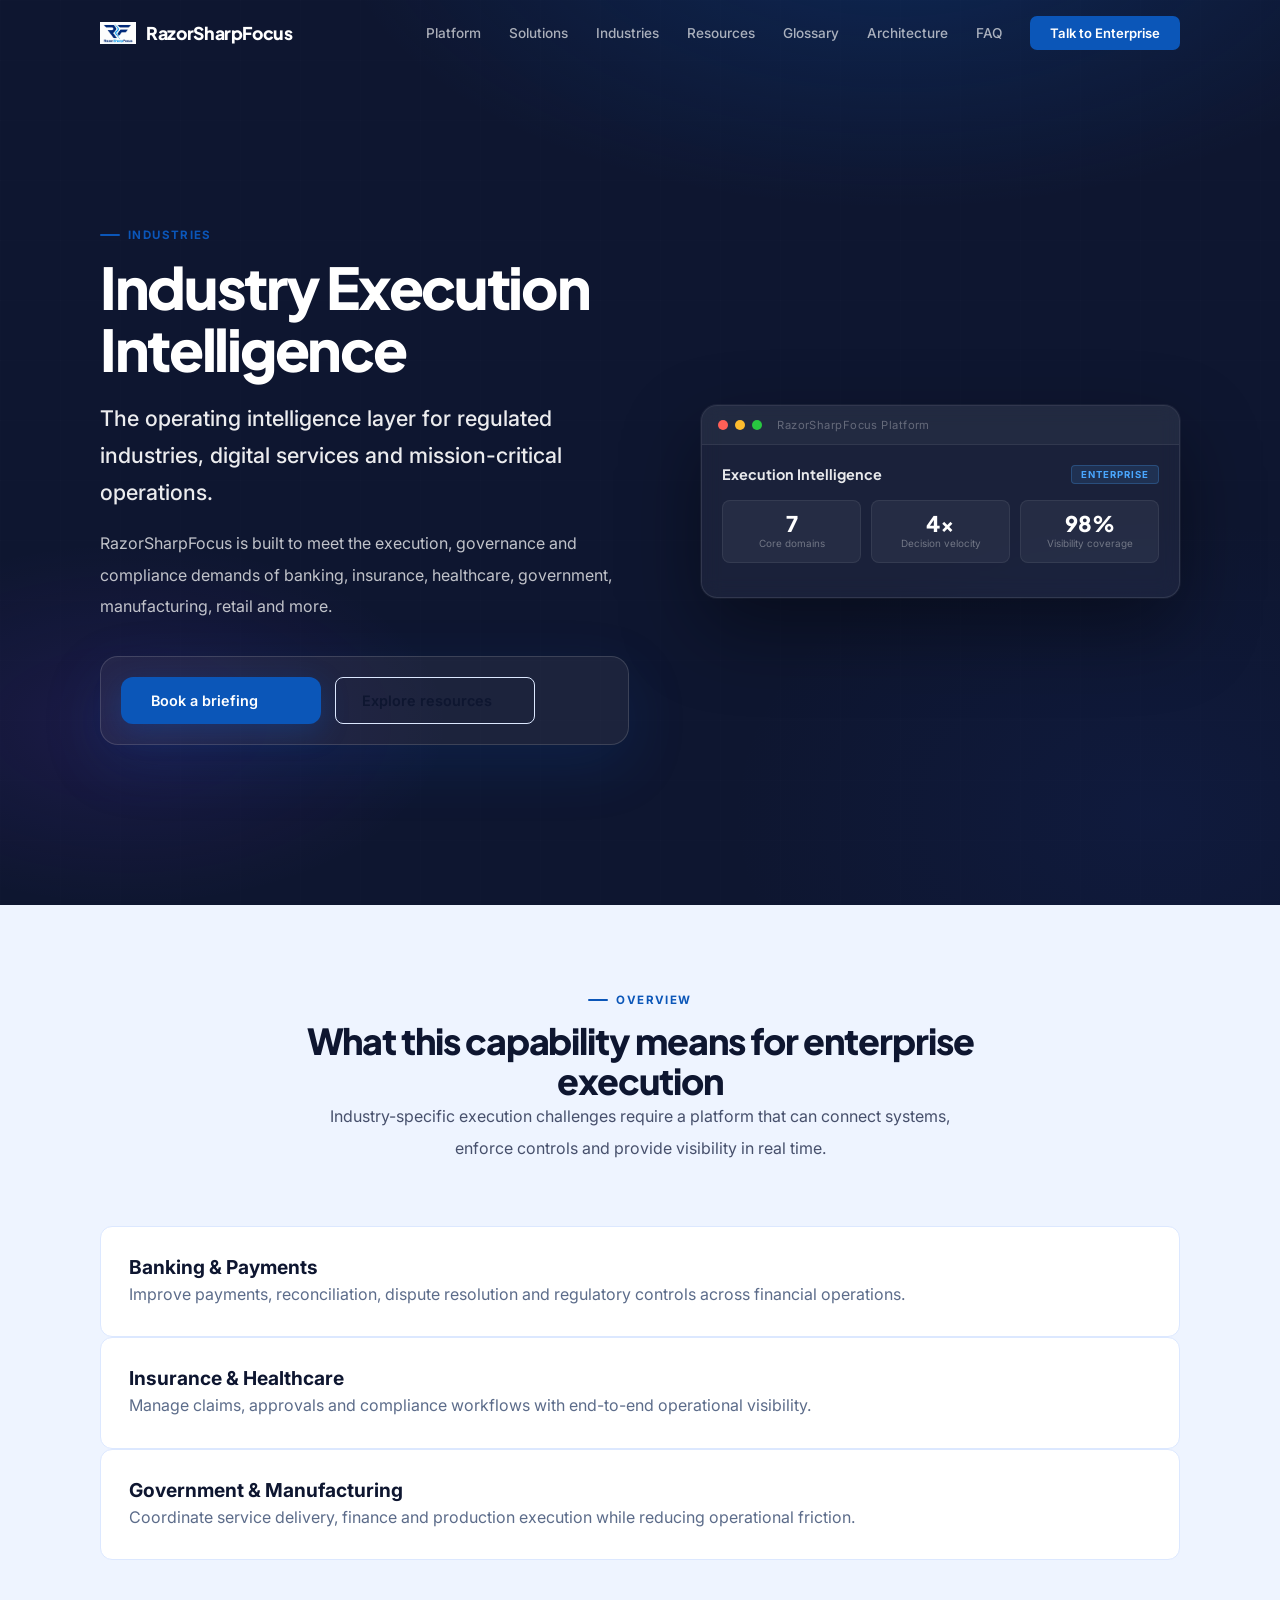
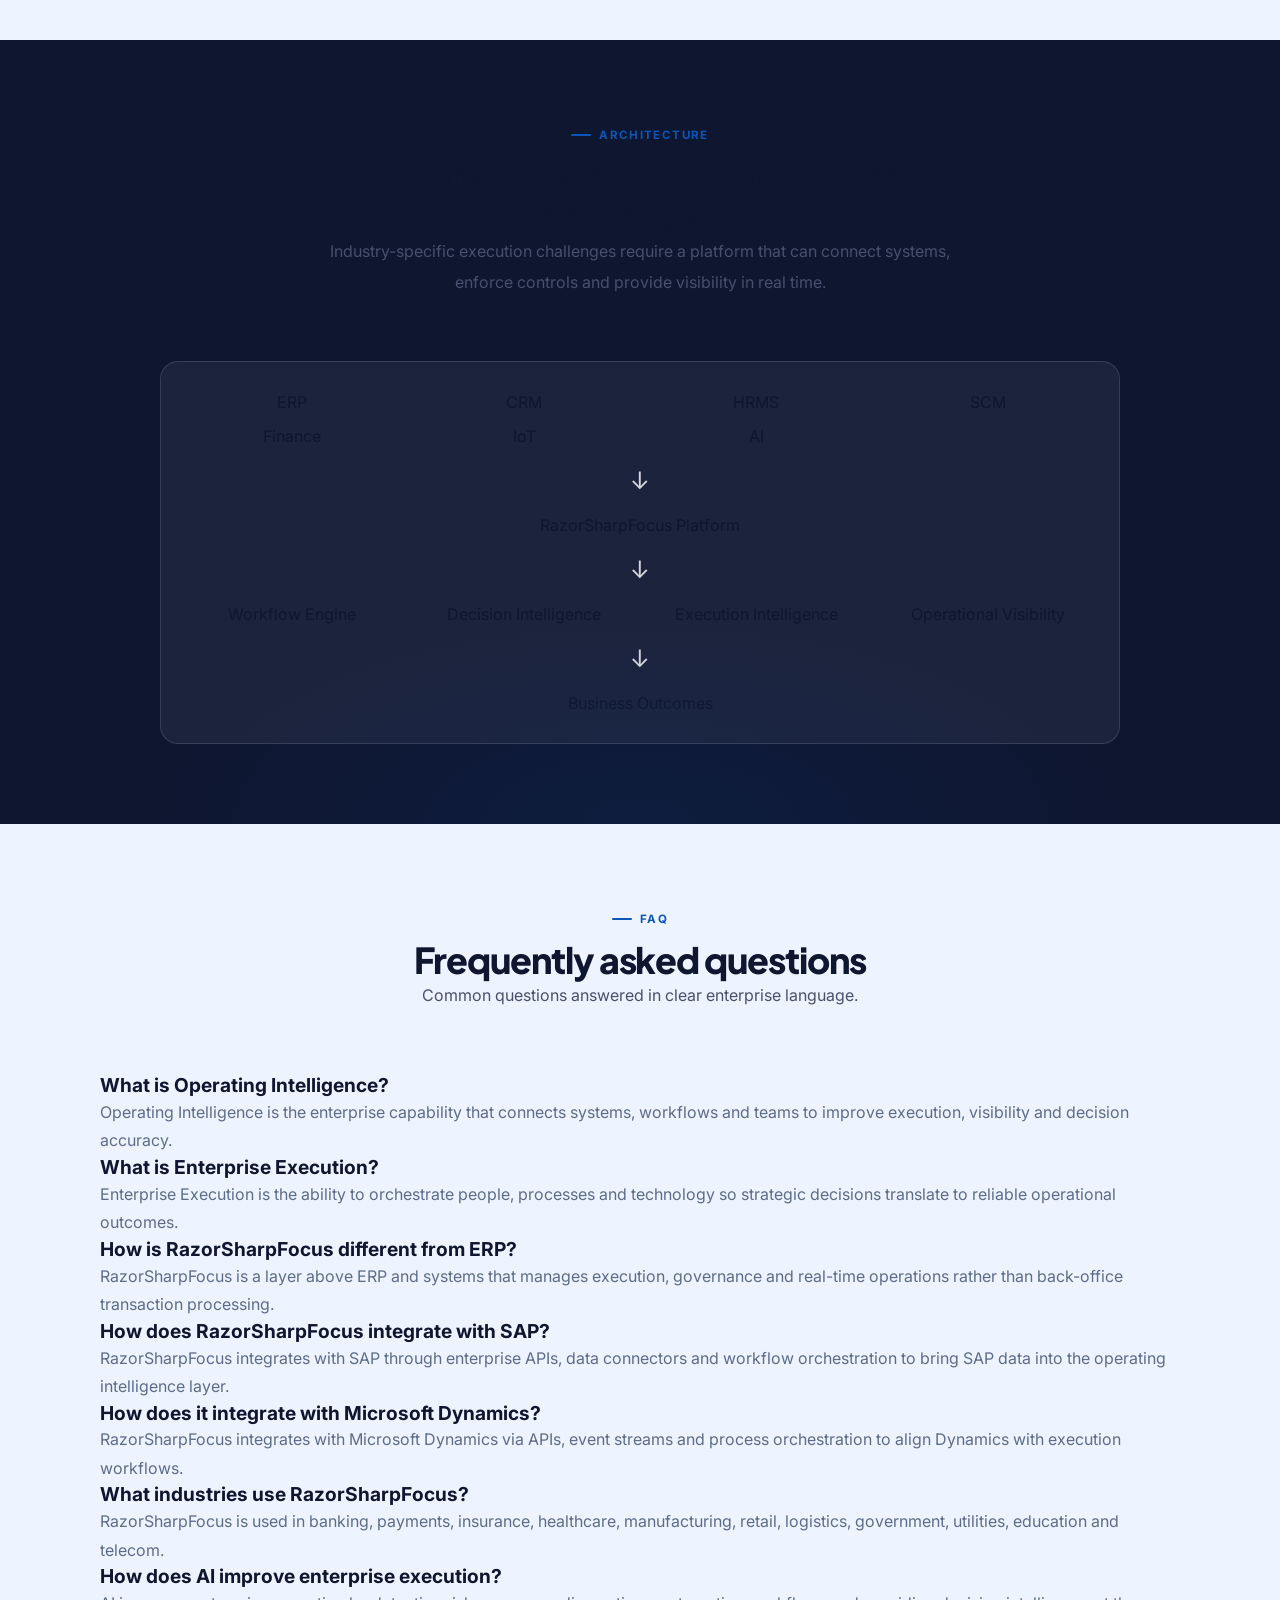
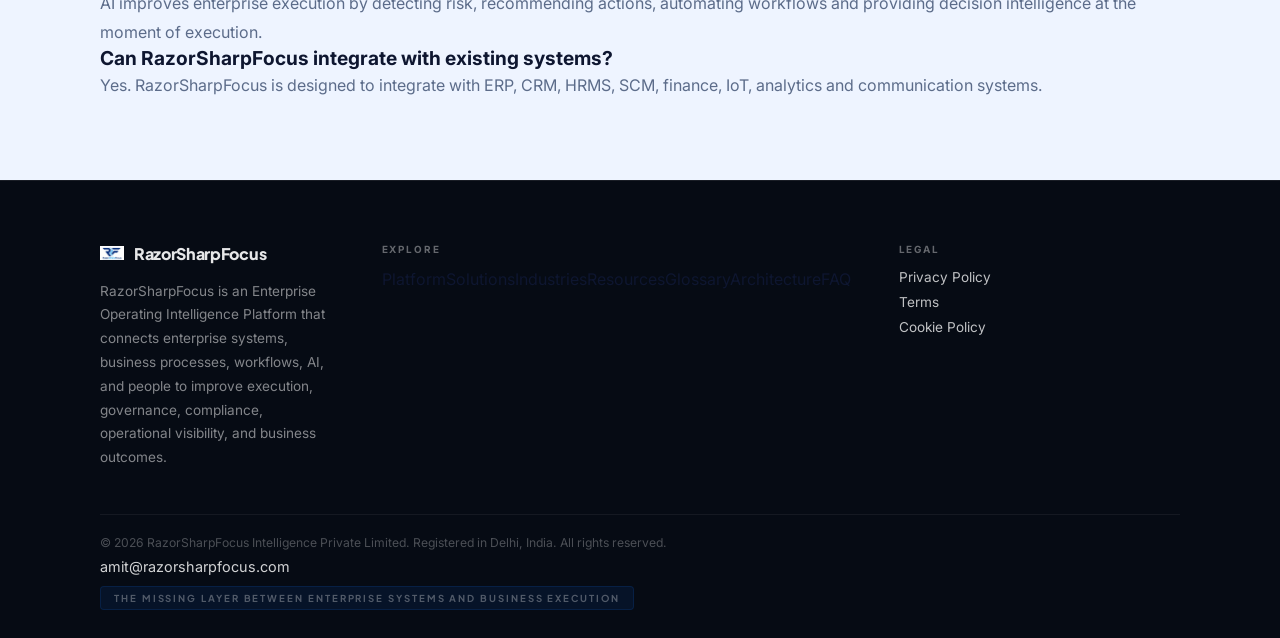
<file: industries.html>
<!DOCTYPE html>
<html lang="en">
<head>
<meta charset="UTF-8"/>
<meta name="viewport" content="width=device-width, initial-scale=1.0"/>
<title>Industries | RazorSharpFocus | Enterprise Operating Intelligence Platform</title>
<meta name="description" content="The operating intelligence layer for regulated industries, digital services and mission-critical operations."/>
<meta name="robots" content="index, follow, max-snippet:-1, max-image-preview:large, max-video-preview:-1"/>
<meta property="og:type" content="website"/>
<meta property="og:site_name" content="RazorSharpFocus"/>
<meta property="og:locale" content="en_US"/>
<meta property="og:title" content="Industries | RazorSharpFocus | Enterprise Operating Intelligence Platform"/>
<meta property="og:description" content="The operating intelligence layer for regulated industries, digital services and mission-critical operations."/>
<meta property="og:url" content="https://razorsharpfocus.com/industries.html"/>
<meta property="og:image" content="https://razorsharpfocus.com/img/og-image.svg"/>
<meta property="og:image:alt" content="RazorSharpFocus Enterprise Operating Intelligence Platform"/>
<meta name="twitter:card" content="summary_large_image"/>
<meta name="twitter:site" content="@RazorSharpFocus"/>
<meta name="twitter:creator" content="@RazorSharpFocus"/>
<meta name="twitter:title" content="Industries | RazorSharpFocus | Enterprise Operating Intelligence Platform"/>
<meta name="twitter:description" content="The operating intelligence layer for regulated industries, digital services and mission-critical operations."/>
<meta name="twitter:image" content="https://razorsharpfocus.com/img/og-image.svg"/>
<meta name="twitter:image:alt" content="RazorSharpFocus Enterprise Operating Intelligence Platform"/>
<link rel="canonical" href="https://razorsharpfocus.com/industries.html"/>
<link rel="alternate" hreflang="en" href="https://razorsharpfocus.com/industries.html"/>
<link rel="manifest" href="/manifest.json"/>
<meta name="theme-color" content="#0a1b40"/>
<link rel="icon" type="image/svg+xml" href="favicon.svg"/>
<link rel="alternate icon" href="favicon.svg"/>
<link rel="preconnect" href="https://fonts.googleapis.com"/>
<link rel="preconnect" href="https://fonts.gstatic.com" crossorigin="anonymous"/>
<link href="https://fonts.googleapis.com/css2?family=Inter:wght@300;400;500;600;700;800;900&family=Plus+Jakarta+Sans:wght@400;500;600;700;800&display=swap" rel="stylesheet"/>
<link rel="stylesheet" href="styles.css"/>
<script type="application/ld+json">{"@context": "https://schema.org", "@graph": [{"@type":"Organization","name":"RazorSharpFocus","url":"https://razorsharpfocus.com","logo":"https://razorsharpfocus.com/img/logo-rsf.jpeg","sameAs":["https://www.linkedin.com/company/razorsharpfocus"],"description":"RazorSharpFocus is an Enterprise Operating Intelligence Platform that connects enterprise systems, business processes, workflows, AI, and people to improve execution, governance, compliance, operational visibility, and business outcomes.","foundingDate":"2026","founder":{"@type":"Person","name":"Amit Kumar Tyagi","jobTitle":"Founder","url":"https://razorsharpfocus.com#founder"},"contactPoint":[{"@type":"ContactPoint","contactType":"sales","email":"amit@razorsharpfocus.com","url":"mailto:amit@razorsharpfocus.com"}] },{"@type":"WebSite","name":"RazorSharpFocus","url":"https://razorsharpfocus.com","potentialAction":{"@type":"SearchAction","target":"https://razorsharpfocus.com/?s={search_term_string}","query-input":"required name=search_term_string"}},{"@type":"WebPage","name":"Industries | RazorSharpFocus | Enterprise Operating Intelligence Platform","description":"The operating intelligence layer for regulated industries, digital services and mission-critical operations.","url":"https://razorsharpfocus.com/industries.html","inLanguage":"en-US","isPartOf":{"@type":"WebSite","name":"RazorSharpFocus","url":"https://razorsharpfocus.com"},"breadcrumb":{"@id":"https://razorsharpfocus.com/industries.html#breadcrumb"}},{"@type":"BreadcrumbList","@id":"https://razorsharpfocus.com/industries.html#breadcrumb","itemListElement":[{"@type":"ListItem","position":1,"name":"Home","item":"https://razorsharpfocus.com/"},{"@type":"ListItem","position":2,"name":"Industries | RazorSharpFocus | Enterprise Operating Intelligence Platform","item":"https://razorsharpfocus.com/industries.html"}]}]}</script>
</head>
<body>
<a href="#main-content" class="skip-link">Skip to main content</a>
<header id="header">
  <div class="header-inner">
    <a href="/" class="logo"><img src="img/logo-rsf.jpeg" alt="RazorSharpFocus logo" class="logo-img"/>RazorSharpFocus</a>
    <nav class="nav" id="main-nav" aria-label="Main navigation"><a href="platform.html">Platform</a><a href="solutions.html">Solutions</a><a href="industries.html">Industries</a><a href="resources.html">Resources</a><a href="glossary.html">Glossary</a><a href="architecture.html">Architecture</a><a href="faq.html">FAQ</a><a href="/#contact" class="nav-cta">Talk to Enterprise</a></nav>
    <button class="nav-toggle" id="nav-toggle" aria-label="Toggle navigation menu" aria-expanded="false" aria-controls="main-nav"><span></span><span></span><span></span></button>
  </div>
</header>
<main>
<section id="hero" role="main">
  <div class="hero-wrap" id="main-content">
    <div class="container">
      <div class="hero-grid">
        <div class="hero-text">
          <span class="section-label">Industries</span>
          <h1 class="hero-h1">Industry Execution Intelligence</h1>
          <p class="hero-tagline">The operating intelligence layer for regulated industries, digital services and mission-critical operations.</p>
          <p class="hero-sub">RazorSharpFocus is built to meet the execution, governance and compliance demands of banking, insurance, healthcare, government, manufacturing, retail and more.</p>
          <div class="hero-ctas">
            <a href="/#contact" class="btn btn-primary">Book a briefing</a>
            <a href="resources.html" class="btn btn-outline-dark">Explore resources</a>
          </div>
        </div>
        <div class="hero-visual">
          <div class="hero-ui">
            <div class="hui-bar">
              <div class="hui-dot"></div><div class="hui-dot"></div><div class="hui-dot"></div>
              <span class="hui-bar-title">RazorSharpFocus Platform</span>
            </div>
            <div class="hui-body">
              <div class="hui-header">
                <span class="hui-title">Execution Intelligence</span>
                <span class="hui-badge">Enterprise</span>
              </div>
              <div class="hui-stats">
                <div class="hui-stat"><div class="hui-stat-n">7</div><div class="hui-stat-l">Core domains</div></div>
                <div class="hui-stat"><div class="hui-stat-n">4x</div><div class="hui-stat-l">Decision velocity</div></div>
                <div class="hui-stat"><div class="hui-stat-n">98%</div><div class="hui-stat-l">Visibility coverage</div></div>
              </div>
            </div>
          </div>
        </div>
      </div>
    </div>
  </div>
</section>
<section id="overview">
  <div class="container">
    <div class="section-head">
      <span class="section-label">Overview</span>
      <h2>What this capability means for enterprise execution</h2>
      <p>Industry-specific execution challenges require a platform that can connect systems, enforce controls and provide visibility in real time.</p>
    </div>
    <div class="card-grid">
      <div class="card"><h3>Banking & Payments</h3><p>Improve payments, reconciliation, dispute resolution and regulatory controls across financial operations.</p></div><div class="card"><h3>Insurance & Healthcare</h3><p>Manage claims, approvals and compliance workflows with end-to-end operational visibility.</p></div><div class="card"><h3>Government & Manufacturing</h3><p>Coordinate service delivery, finance and production execution while reducing operational friction.</p></div>
    </div>
  </div>
</section>
<section id="architecture">
  <div class="container">
    <div class="section-head">
      <span class="section-label">Architecture</span>
      <h2>Enterprise architecture for execution intelligence</h2>
      <p>Industry-specific execution challenges require a platform that can connect systems, enforce controls and provide visibility in real time.</p>
    </div>
    <div class="arch-diagram">
      <div class="arch-diagram-row"><span>ERP</span><span>CRM</span><span>HRMS</span><span>SCM</span><span>Finance</span><span>IoT</span><span>AI</span></div>
      <div class="arch-diagram-flow">↓</div>
      <div class="arch-diagram-row"><span>RazorSharpFocus Platform</span></div>
      <div class="arch-diagram-flow">↓</div>
      <div class="arch-diagram-row"><span>Workflow Engine</span><span>Decision Intelligence</span><span>Execution Intelligence</span><span>Operational Visibility</span></div>
      <div class="arch-diagram-flow">↓</div>
      <div class="arch-diagram-row"><span>Business Outcomes</span></div>
    </div>
  </div>
</section>
<section id="faq">
  <div class="container">
    <div class="section-head">
      <span class="section-label">FAQ</span>
      <h2>Frequently asked questions</h2>
      <p>Common questions answered in clear enterprise language.</p>
    </div>
    <div class="faq-grid">
      <div class="faq-item"><h3>What is Operating Intelligence?</h3><p>Operating Intelligence is the enterprise capability that connects systems, workflows and teams to improve execution, visibility and decision accuracy.</p></div><div class="faq-item"><h3>What is Enterprise Execution?</h3><p>Enterprise Execution is the ability to orchestrate people, processes and technology so strategic decisions translate to reliable operational outcomes.</p></div><div class="faq-item"><h3>How is RazorSharpFocus different from ERP?</h3><p>RazorSharpFocus is a layer above ERP and systems that manages execution, governance and real-time operations rather than back-office transaction processing.</p></div><div class="faq-item"><h3>How does RazorSharpFocus integrate with SAP?</h3><p>RazorSharpFocus integrates with SAP through enterprise APIs, data connectors and workflow orchestration to bring SAP data into the operating intelligence layer.</p></div><div class="faq-item"><h3>How does it integrate with Microsoft Dynamics?</h3><p>RazorSharpFocus integrates with Microsoft Dynamics via APIs, event streams and process orchestration to align Dynamics with execution workflows.</p></div><div class="faq-item"><h3>What industries use RazorSharpFocus?</h3><p>RazorSharpFocus is used in banking, payments, insurance, healthcare, manufacturing, retail, logistics, government, utilities, education and telecom.</p></div><div class="faq-item"><h3>How does AI improve enterprise execution?</h3><p>AI improves enterprise execution by detecting risk, recommending actions, automating workflows and providing decision intelligence at the moment of execution.</p></div><div class="faq-item"><h3>Can RazorSharpFocus integrate with existing systems?</h3><p>Yes. RazorSharpFocus is designed to integrate with ERP, CRM, HRMS, SCM, finance, IoT, analytics and communication systems.</p></div>
    </div>
  </div>
</section>
</main>
<footer id="footer">
  <div class="container">
    <div class="footer-grid">
      <div class="fg-brand">
        <div class="fg-logo"><img src="img/logo-rsf.jpeg" alt="RazorSharpFocus logo" class="footer-logo"/>RazorSharpFocus</div>
        <p class="fg-tagline">RazorSharpFocus is an Enterprise Operating Intelligence Platform that connects enterprise systems, business processes, workflows, AI, and people to improve execution, governance, compliance, operational visibility, and business outcomes.</p>
      </div>
      <div class="fg-col">
        <div class="fg-col-title">Explore</div>
        <a href="platform.html">Platform</a><a href="solutions.html">Solutions</a><a href="industries.html">Industries</a><a href="resources.html">Resources</a><a href="glossary.html">Glossary</a><a href="architecture.html">Architecture</a><a href="faq.html">FAQ</a>
      </div>
      <div class="fg-col">
        <div class="fg-col-title">Legal</div>
        <a href="privacy.html" class="fg-link">Privacy Policy</a><a href="terms.html" class="fg-link">Terms</a><a href="cookie.html" class="fg-link">Cookie Policy</a>
      </div>
    </div>
    <div class="footer-bottom">
      <div class="fb-left-block">
        <div class="fb-left">© 2026 RazorSharpFocus Intelligence Private Limited. Registered in Delhi, India. All rights reserved.</div>
        <div class="fb-contact"><a href="mailto:amit@razorsharpfocus.com">amit@razorsharpfocus.com</a></div>
      </div>
      <div class="fb-tag">The Missing Layer Between Enterprise Systems and Business Execution</div>
    </div>
  </div>
</footer>
<script>
const mainNav = document.getElementById('main-nav');
const navToggle = document.getElementById('nav-toggle');
navToggle.addEventListener('click', () => {
  const isOpen = mainNav.classList.toggle('open');
  navToggle.setAttribute('aria-expanded', String(isOpen));
});
mainNav.querySelectorAll('a').forEach(a => a.addEventListener('click', () => mainNav.classList.remove('open')));
</script>
</body>
</html>
</file>
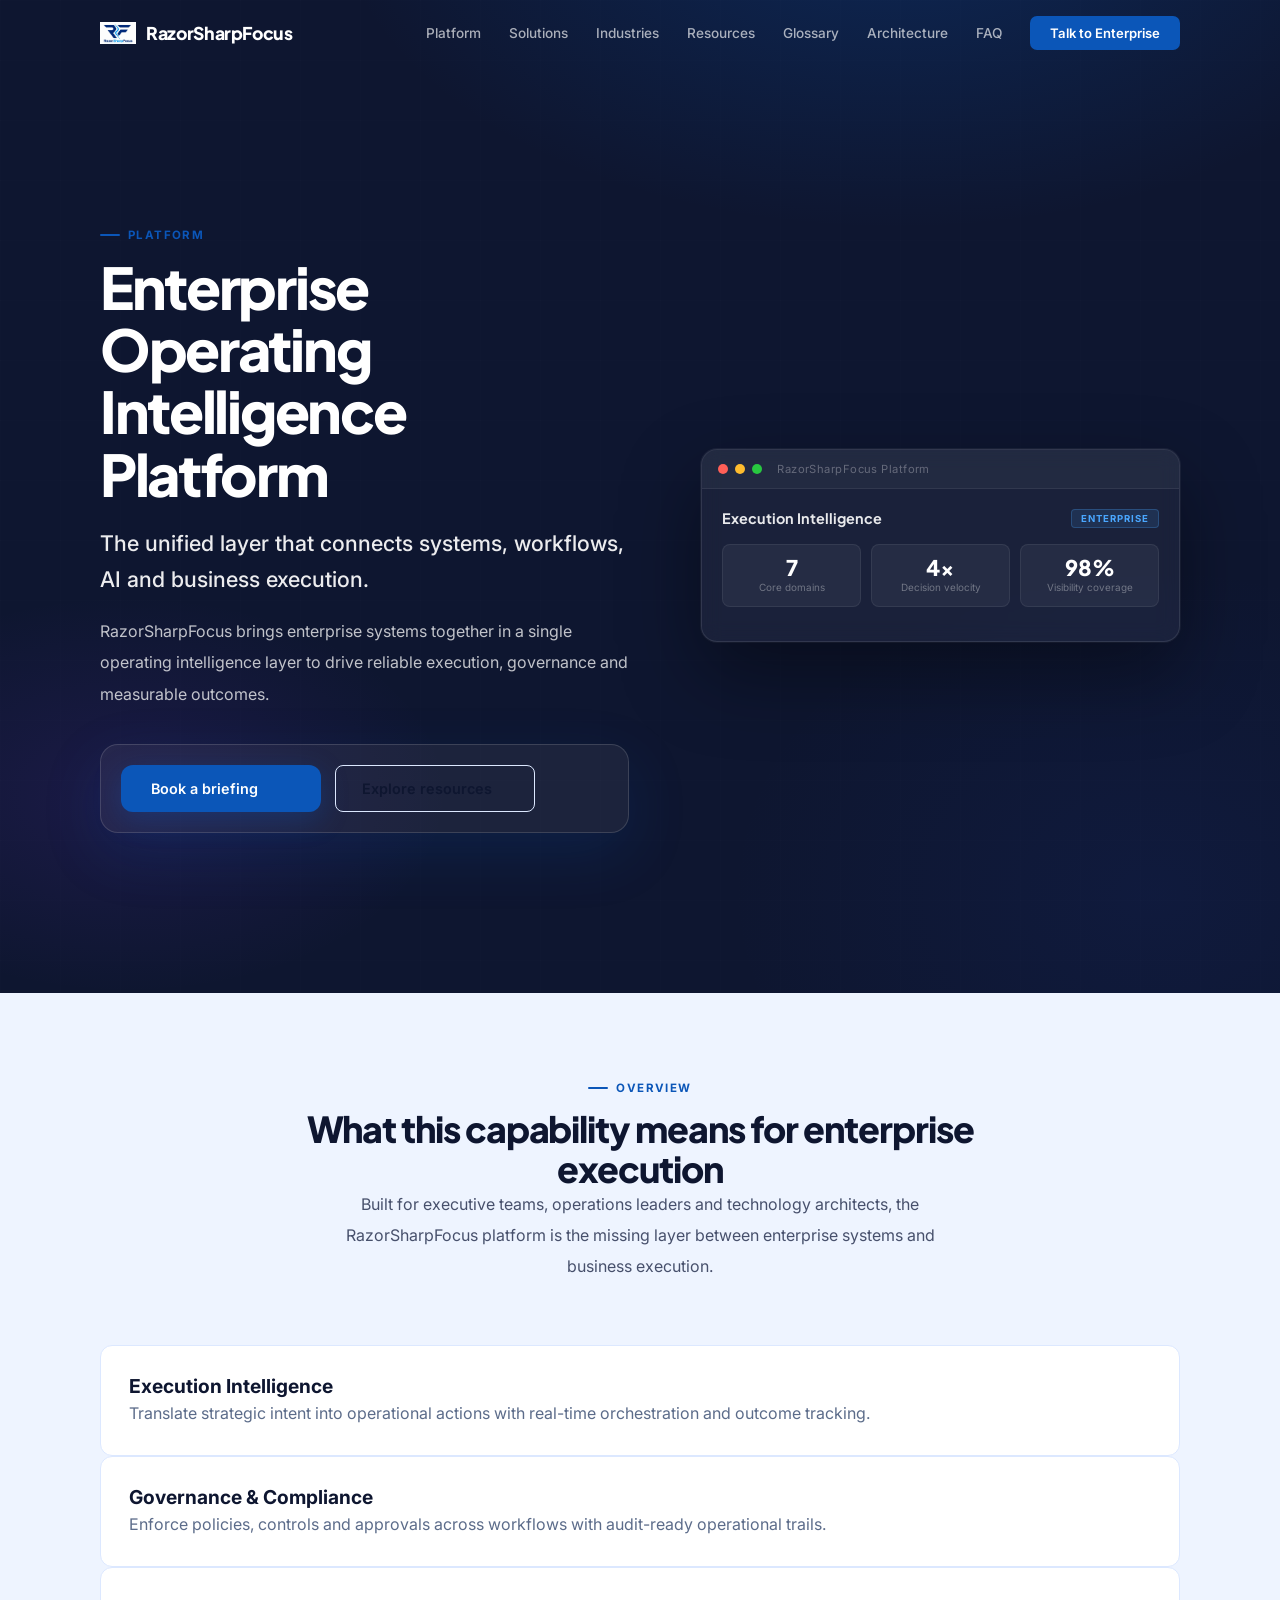
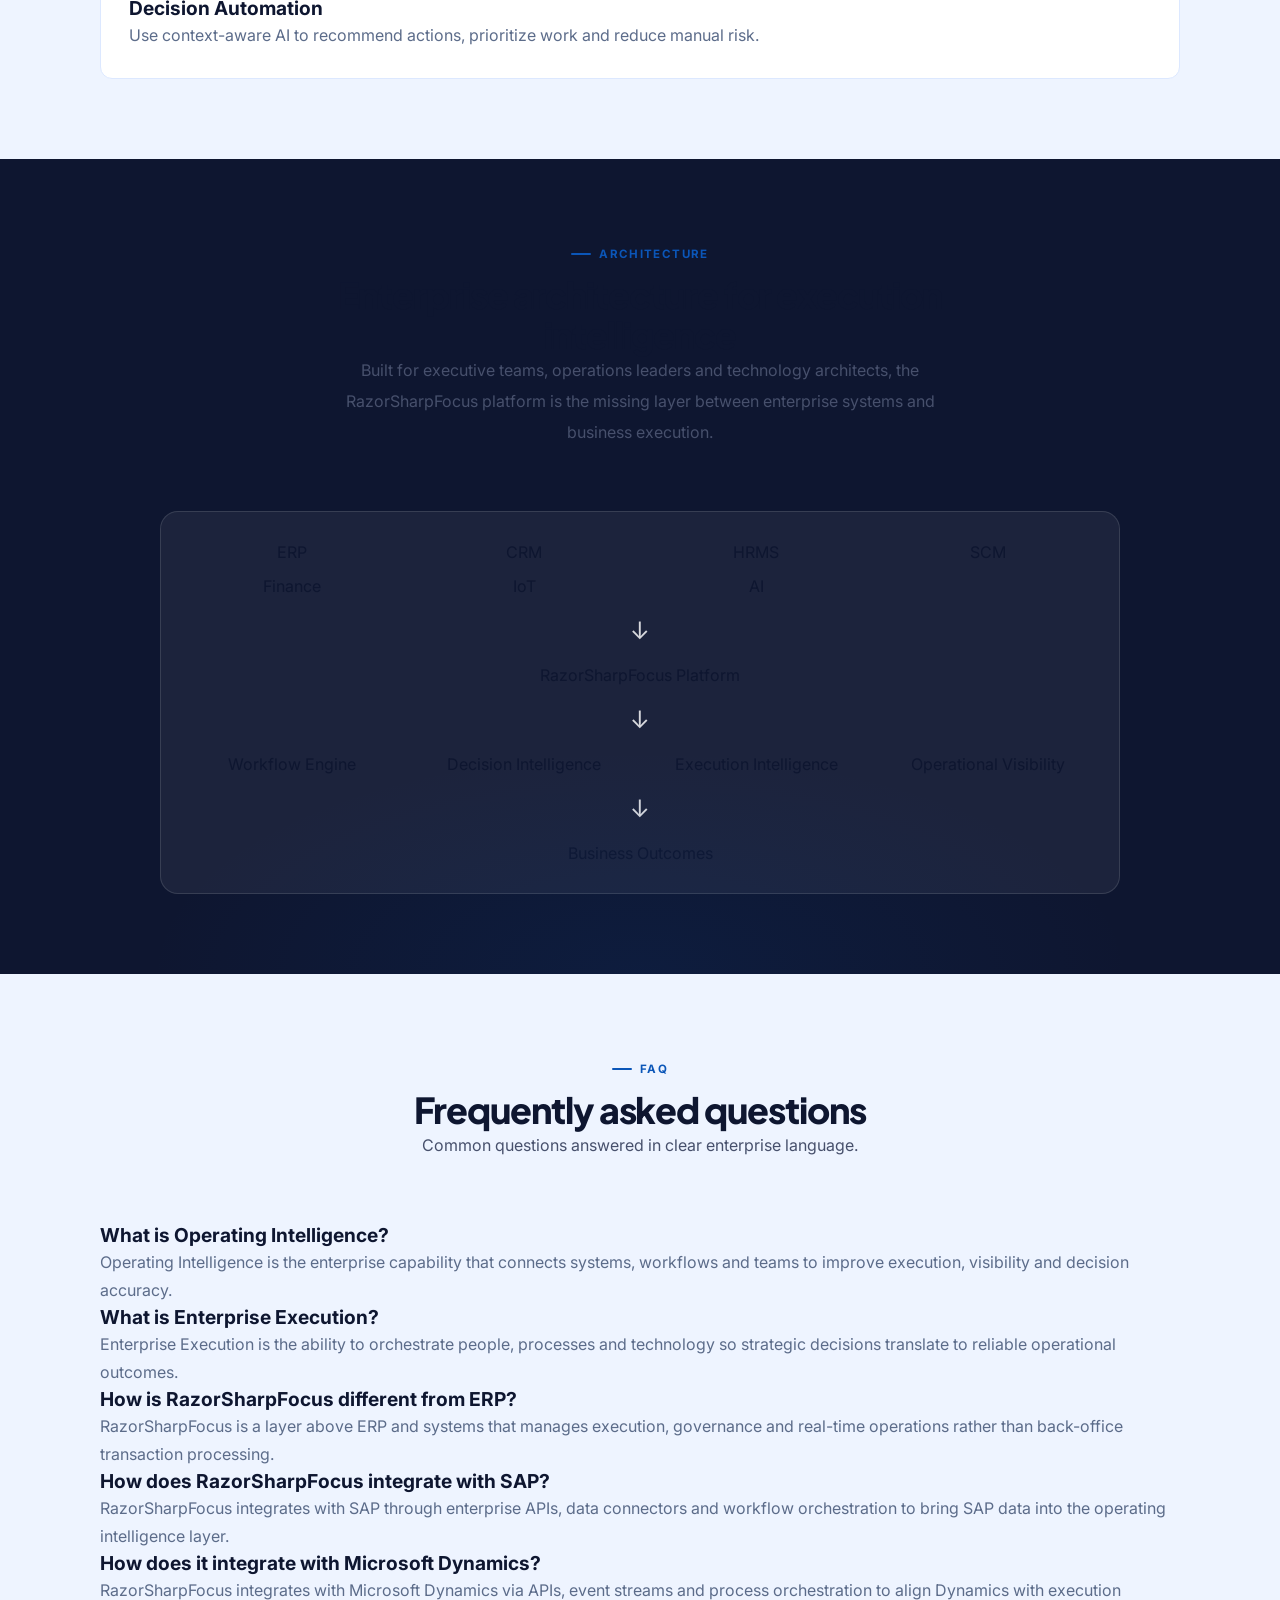
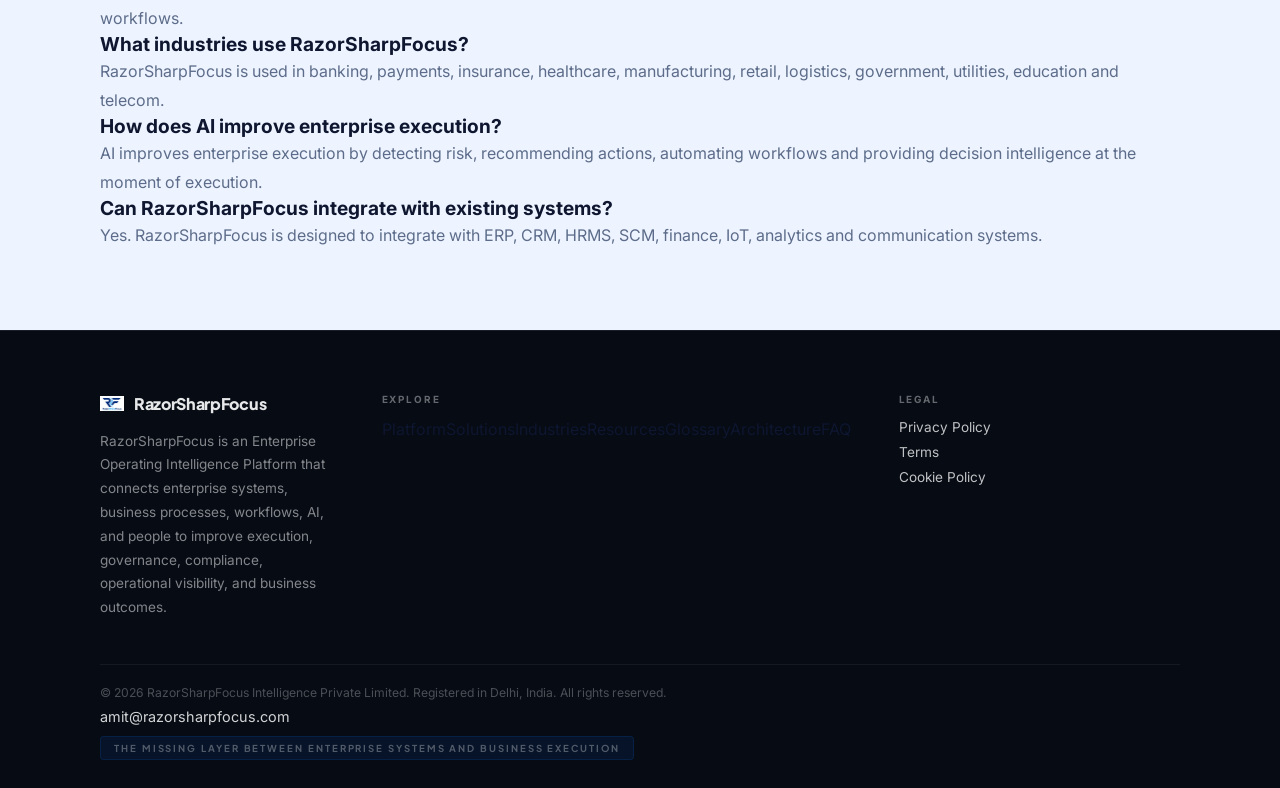
<file: platform.html>
<!DOCTYPE html>
<html lang="en">
<head>
<meta charset="UTF-8"/>
<meta name="viewport" content="width=device-width, initial-scale=1.0"/>
<title>Platform | RazorSharpFocus | Enterprise Operating Intelligence Platform</title>
<meta name="description" content="The unified layer that connects systems, workflows, AI and business execution."/>
<meta name="robots" content="index, follow, max-snippet:-1, max-image-preview:large, max-video-preview:-1"/>
<meta property="og:type" content="website"/>
<meta property="og:site_name" content="RazorSharpFocus"/>
<meta property="og:locale" content="en_US"/>
<meta property="og:title" content="Platform | RazorSharpFocus | Enterprise Operating Intelligence Platform"/>
<meta property="og:description" content="The unified layer that connects systems, workflows, AI and business execution."/>
<meta property="og:url" content="https://razorsharpfocus.com/platform.html"/>
<meta property="og:image" content="https://razorsharpfocus.com/img/og-image.svg"/>
<meta property="og:image:alt" content="RazorSharpFocus Enterprise Operating Intelligence Platform"/>
<meta name="twitter:card" content="summary_large_image"/>
<meta name="twitter:site" content="@RazorSharpFocus"/>
<meta name="twitter:creator" content="@RazorSharpFocus"/>
<meta name="twitter:title" content="Platform | RazorSharpFocus | Enterprise Operating Intelligence Platform"/>
<meta name="twitter:description" content="The unified layer that connects systems, workflows, AI and business execution."/>
<meta name="twitter:image" content="https://razorsharpfocus.com/img/og-image.svg"/>
<meta name="twitter:image:alt" content="RazorSharpFocus Enterprise Operating Intelligence Platform"/>
<link rel="canonical" href="https://razorsharpfocus.com/platform.html"/>
<link rel="alternate" hreflang="en" href="https://razorsharpfocus.com/platform.html"/>
<link rel="manifest" href="/manifest.json"/>
<meta name="theme-color" content="#0a1b40"/>
<link rel="icon" type="image/svg+xml" href="favicon.svg"/>
<link rel="alternate icon" href="favicon.svg"/>
<link rel="preconnect" href="https://fonts.googleapis.com"/>
<link rel="preconnect" href="https://fonts.gstatic.com" crossorigin="anonymous"/>
<link href="https://fonts.googleapis.com/css2?family=Inter:wght@300;400;500;600;700;800;900&family=Plus+Jakarta+Sans:wght@400;500;600;700;800&display=swap" rel="stylesheet"/>
<link rel="stylesheet" href="styles.css"/>
<script type="application/ld+json">{"@context": "https://schema.org", "@graph": [{"@type":"Organization","name":"RazorSharpFocus","url":"https://razorsharpfocus.com","logo":"https://razorsharpfocus.com/img/logo-rsf.jpeg","sameAs":["https://www.linkedin.com/company/razorsharpfocus"],"description":"RazorSharpFocus is an Enterprise Operating Intelligence Platform that connects enterprise systems, business processes, workflows, AI, and people to improve execution, governance, compliance, operational visibility, and business outcomes.","foundingDate":"2026","founder":{"@type":"Person","name":"Amit Kumar Tyagi","jobTitle":"Founder","url":"https://razorsharpfocus.com#founder"},"contactPoint":[{"@type":"ContactPoint","contactType":"sales","email":"amit@razorsharpfocus.com","url":"mailto:amit@razorsharpfocus.com"}] },{"@type":"WebSite","name":"RazorSharpFocus","url":"https://razorsharpfocus.com","potentialAction":{"@type":"SearchAction","target":"https://razorsharpfocus.com/?s={search_term_string}","query-input":"required name=search_term_string"}},{"@type":"WebPage","name":"Platform | RazorSharpFocus | Enterprise Operating Intelligence Platform","description":"The unified layer that connects systems, workflows, AI and business execution.","url":"https://razorsharpfocus.com/platform.html","inLanguage":"en-US","isPartOf":{"@type":"WebSite","name":"RazorSharpFocus","url":"https://razorsharpfocus.com"},"breadcrumb":{"@id":"https://razorsharpfocus.com/platform.html#breadcrumb"}},{"@type":"BreadcrumbList","@id":"https://razorsharpfocus.com/platform.html#breadcrumb","itemListElement":[{"@type":"ListItem","position":1,"name":"Home","item":"https://razorsharpfocus.com/"},{"@type":"ListItem","position":2,"name":"Platform | RazorSharpFocus | Enterprise Operating Intelligence Platform","item":"https://razorsharpfocus.com/platform.html"}]}]}</script>
</head>
<body>
<a href="#main-content" class="skip-link">Skip to main content</a>
<header id="header">
  <div class="header-inner">
    <a href="/" class="logo"><img src="img/logo-rsf.jpeg" alt="RazorSharpFocus logo" class="logo-img"/>RazorSharpFocus</a>
    <nav class="nav" id="main-nav" aria-label="Main navigation"><a href="platform.html">Platform</a><a href="solutions.html">Solutions</a><a href="industries.html">Industries</a><a href="resources.html">Resources</a><a href="glossary.html">Glossary</a><a href="architecture.html">Architecture</a><a href="faq.html">FAQ</a><a href="/#contact" class="nav-cta">Talk to Enterprise</a></nav>
    <button class="nav-toggle" id="nav-toggle" aria-label="Toggle navigation menu" aria-expanded="false" aria-controls="main-nav"><span></span><span></span><span></span></button>
  </div>
</header>
<main>
<section id="hero" role="main">
  <div class="hero-wrap" id="main-content">
    <div class="container">
      <div class="hero-grid">
        <div class="hero-text">
          <span class="section-label">Platform</span>
          <h1 class="hero-h1">Enterprise Operating Intelligence Platform</h1>
          <p class="hero-tagline">The unified layer that connects systems, workflows, AI and business execution.</p>
          <p class="hero-sub">RazorSharpFocus brings enterprise systems together in a single operating intelligence layer to drive reliable execution, governance and measurable outcomes.</p>
          <div class="hero-ctas">
            <a href="/#contact" class="btn btn-primary">Book a briefing</a>
            <a href="resources.html" class="btn btn-outline-dark">Explore resources</a>
          </div>
        </div>
        <div class="hero-visual">
          <div class="hero-ui">
            <div class="hui-bar">
              <div class="hui-dot"></div><div class="hui-dot"></div><div class="hui-dot"></div>
              <span class="hui-bar-title">RazorSharpFocus Platform</span>
            </div>
            <div class="hui-body">
              <div class="hui-header">
                <span class="hui-title">Execution Intelligence</span>
                <span class="hui-badge">Enterprise</span>
              </div>
              <div class="hui-stats">
                <div class="hui-stat"><div class="hui-stat-n">7</div><div class="hui-stat-l">Core domains</div></div>
                <div class="hui-stat"><div class="hui-stat-n">4x</div><div class="hui-stat-l">Decision velocity</div></div>
                <div class="hui-stat"><div class="hui-stat-n">98%</div><div class="hui-stat-l">Visibility coverage</div></div>
              </div>
            </div>
          </div>
        </div>
      </div>
    </div>
  </div>
</section>
<section id="overview">
  <div class="container">
    <div class="section-head">
      <span class="section-label">Overview</span>
      <h2>What this capability means for enterprise execution</h2>
      <p>Built for executive teams, operations leaders and technology architects, the RazorSharpFocus platform is the missing layer between enterprise systems and business execution.</p>
    </div>
    <div class="card-grid">
      <div class="card"><h3>Execution Intelligence</h3><p>Translate strategic intent into operational actions with real-time orchestration and outcome tracking.</p></div><div class="card"><h3>Governance & Compliance</h3><p>Enforce policies, controls and approvals across workflows with audit-ready operational trails.</p></div><div class="card"><h3>Decision Automation</h3><p>Use context-aware AI to recommend actions, prioritize work and reduce manual risk.</p></div>
    </div>
  </div>
</section>
<section id="architecture">
  <div class="container">
    <div class="section-head">
      <span class="section-label">Architecture</span>
      <h2>Enterprise architecture for execution intelligence</h2>
      <p>Built for executive teams, operations leaders and technology architects, the RazorSharpFocus platform is the missing layer between enterprise systems and business execution.</p>
    </div>
    <div class="arch-diagram">
      <div class="arch-diagram-row"><span>ERP</span><span>CRM</span><span>HRMS</span><span>SCM</span><span>Finance</span><span>IoT</span><span>AI</span></div>
      <div class="arch-diagram-flow">↓</div>
      <div class="arch-diagram-row"><span>RazorSharpFocus Platform</span></div>
      <div class="arch-diagram-flow">↓</div>
      <div class="arch-diagram-row"><span>Workflow Engine</span><span>Decision Intelligence</span><span>Execution Intelligence</span><span>Operational Visibility</span></div>
      <div class="arch-diagram-flow">↓</div>
      <div class="arch-diagram-row"><span>Business Outcomes</span></div>
    </div>
  </div>
</section>
<section id="faq">
  <div class="container">
    <div class="section-head">
      <span class="section-label">FAQ</span>
      <h2>Frequently asked questions</h2>
      <p>Common questions answered in clear enterprise language.</p>
    </div>
    <div class="faq-grid">
      <div class="faq-item"><h3>What is Operating Intelligence?</h3><p>Operating Intelligence is the enterprise capability that connects systems, workflows and teams to improve execution, visibility and decision accuracy.</p></div><div class="faq-item"><h3>What is Enterprise Execution?</h3><p>Enterprise Execution is the ability to orchestrate people, processes and technology so strategic decisions translate to reliable operational outcomes.</p></div><div class="faq-item"><h3>How is RazorSharpFocus different from ERP?</h3><p>RazorSharpFocus is a layer above ERP and systems that manages execution, governance and real-time operations rather than back-office transaction processing.</p></div><div class="faq-item"><h3>How does RazorSharpFocus integrate with SAP?</h3><p>RazorSharpFocus integrates with SAP through enterprise APIs, data connectors and workflow orchestration to bring SAP data into the operating intelligence layer.</p></div><div class="faq-item"><h3>How does it integrate with Microsoft Dynamics?</h3><p>RazorSharpFocus integrates with Microsoft Dynamics via APIs, event streams and process orchestration to align Dynamics with execution workflows.</p></div><div class="faq-item"><h3>What industries use RazorSharpFocus?</h3><p>RazorSharpFocus is used in banking, payments, insurance, healthcare, manufacturing, retail, logistics, government, utilities, education and telecom.</p></div><div class="faq-item"><h3>How does AI improve enterprise execution?</h3><p>AI improves enterprise execution by detecting risk, recommending actions, automating workflows and providing decision intelligence at the moment of execution.</p></div><div class="faq-item"><h3>Can RazorSharpFocus integrate with existing systems?</h3><p>Yes. RazorSharpFocus is designed to integrate with ERP, CRM, HRMS, SCM, finance, IoT, analytics and communication systems.</p></div>
    </div>
  </div>
</section>
</main>
<footer id="footer">
  <div class="container">
    <div class="footer-grid">
      <div class="fg-brand">
        <div class="fg-logo"><img src="img/logo-rsf.jpeg" alt="RazorSharpFocus logo" class="footer-logo"/>RazorSharpFocus</div>
        <p class="fg-tagline">RazorSharpFocus is an Enterprise Operating Intelligence Platform that connects enterprise systems, business processes, workflows, AI, and people to improve execution, governance, compliance, operational visibility, and business outcomes.</p>
      </div>
      <div class="fg-col">
        <div class="fg-col-title">Explore</div>
        <a href="platform.html">Platform</a><a href="solutions.html">Solutions</a><a href="industries.html">Industries</a><a href="resources.html">Resources</a><a href="glossary.html">Glossary</a><a href="architecture.html">Architecture</a><a href="faq.html">FAQ</a>
      </div>
      <div class="fg-col">
        <div class="fg-col-title">Legal</div>
        <a href="privacy.html" class="fg-link">Privacy Policy</a><a href="terms.html" class="fg-link">Terms</a><a href="cookie.html" class="fg-link">Cookie Policy</a>
      </div>
    </div>
    <div class="footer-bottom">
      <div class="fb-left-block">
        <div class="fb-left">© 2026 RazorSharpFocus Intelligence Private Limited. Registered in Delhi, India. All rights reserved.</div>
        <div class="fb-contact"><a href="mailto:amit@razorsharpfocus.com">amit@razorsharpfocus.com</a></div>
      </div>
      <div class="fb-tag">The Missing Layer Between Enterprise Systems and Business Execution</div>
    </div>
  </div>
</footer>
<script>
const mainNav = document.getElementById('main-nav');
const navToggle = document.getElementById('nav-toggle');
navToggle.addEventListener('click', () => {
  const isOpen = mainNav.classList.toggle('open');
  navToggle.setAttribute('aria-expanded', String(isOpen));
});
mainNav.querySelectorAll('a').forEach(a => a.addEventListener('click', () => mainNav.classList.remove('open')));
</script>
</body>
</html>
</file>
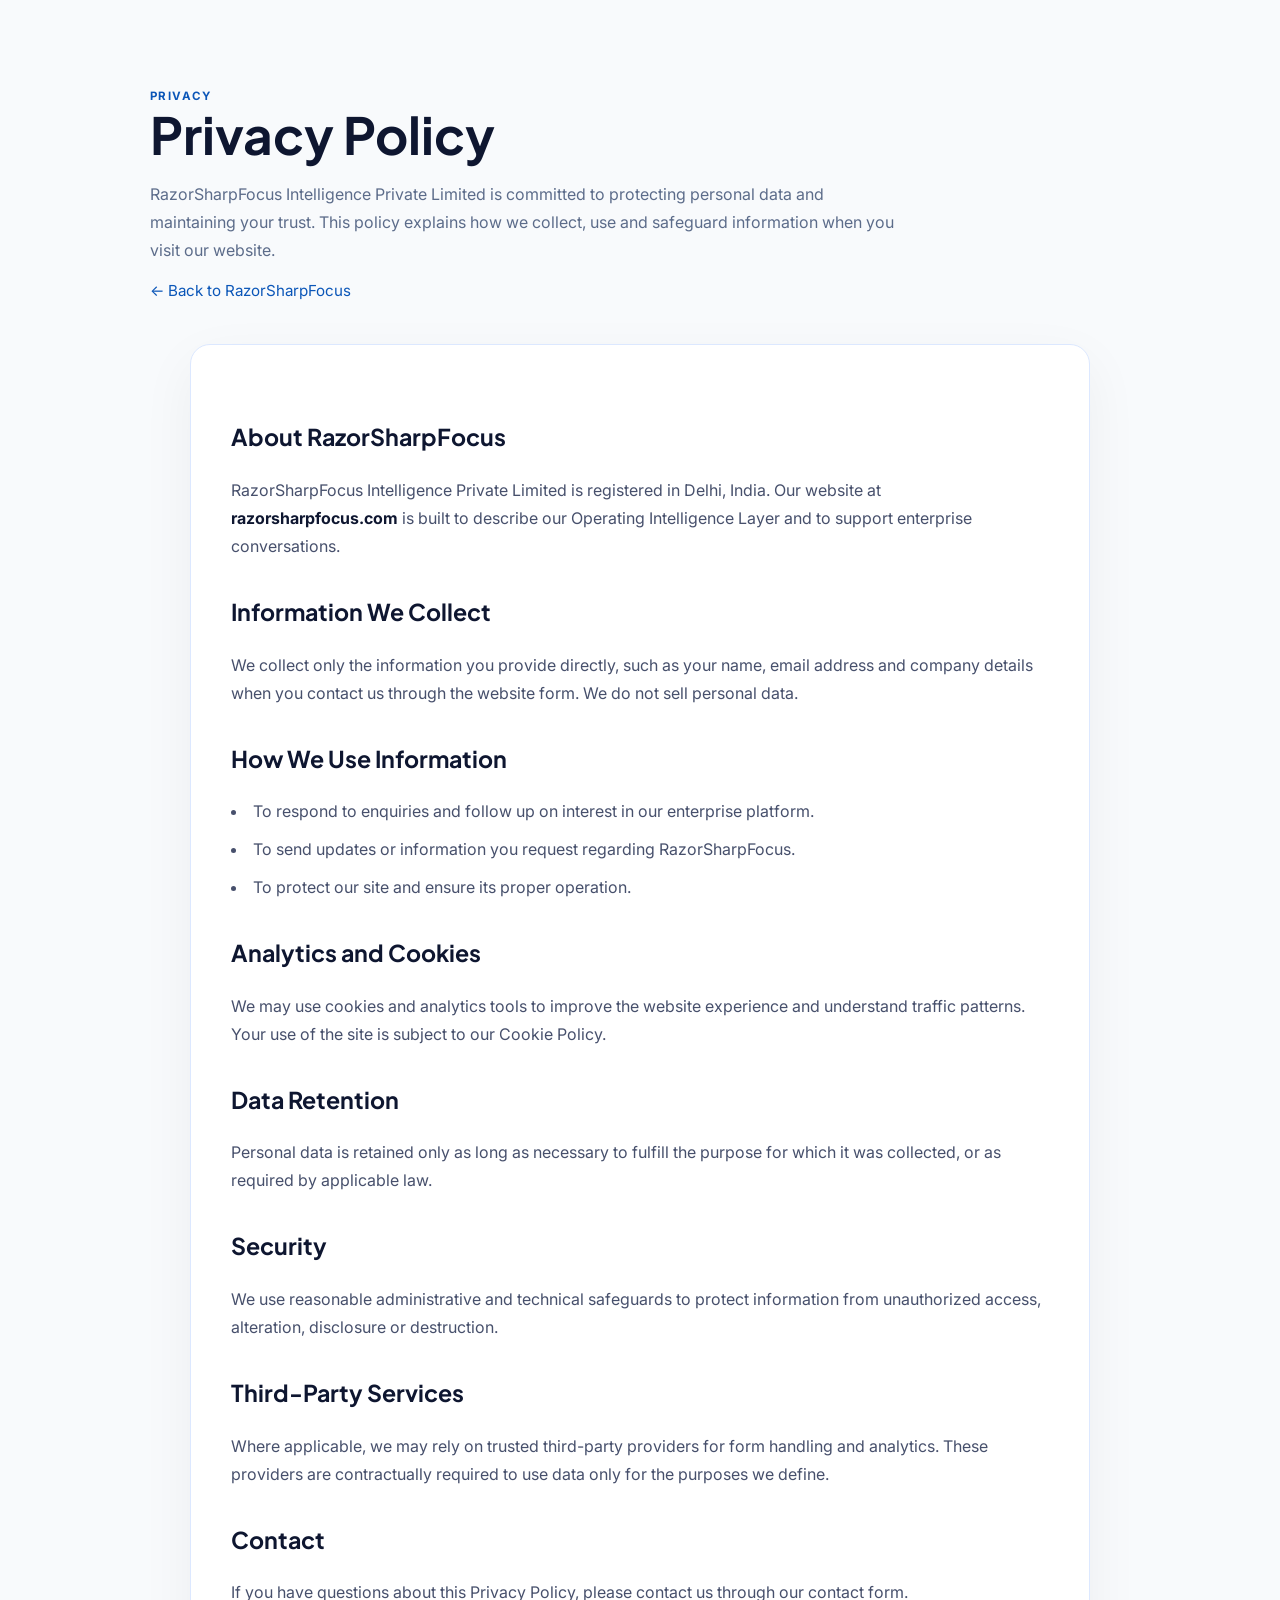
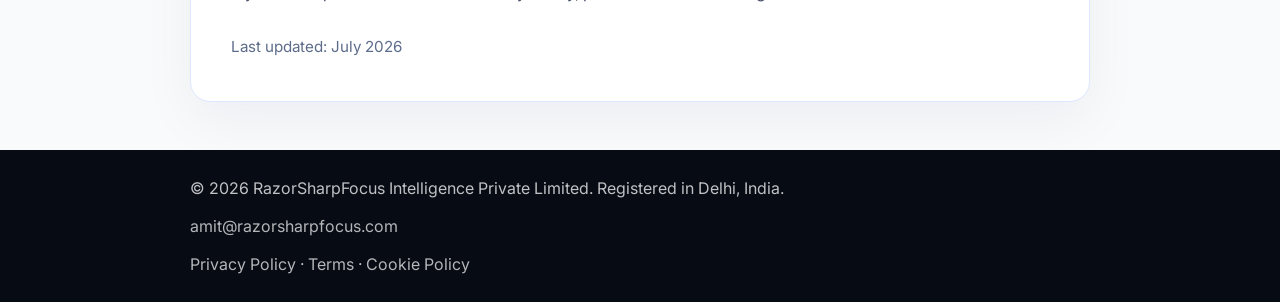
<file: privacy.html>
<!DOCTYPE html>
<html lang="en">
<head>
<meta charset="UTF-8"/>
<meta name="viewport" content="width=device-width, initial-scale=1.0"/>
<title>Privacy Policy | RazorSharpFocus — Enterprise Operating Intelligence Platform</title>
<meta name="description" content="Privacy Policy for RazorSharpFocus Intelligence Private Limited and RazorSharpFocus enterprise website visitors."/>
<meta name="robots" content="index, follow"/>
<meta property="og:type" content="website"/>
<meta property="og:site_name" content="RazorSharpFocus"/>
<meta property="og:locale" content="en_US"/>
<meta property="og:title" content="Privacy Policy | RazorSharpFocus"/>
<meta property="og:description" content="Privacy Policy for RazorSharpFocus Intelligence Private Limited and RazorSharpFocus enterprise website visitors."/>
<meta property="og:url" content="https://razorsharpfocus.com/privacy.html"/>
<meta property="og:image" content="https://razorsharpfocus.com/img/og-image.svg"/>
<meta property="og:image:alt" content="RazorSharpFocus Enterprise Operating Intelligence Platform"/>
<meta name="twitter:card" content="summary_large_image"/>
<meta name="twitter:site" content="@RazorSharpFocus"/>
<meta name="twitter:creator" content="@RazorSharpFocus"/>
<meta name="twitter:title" content="Privacy Policy | RazorSharpFocus"/>
<meta name="twitter:description" content="Privacy Policy for RazorSharpFocus Intelligence Private Limited and RazorSharpFocus enterprise website visitors."/>
<meta name="twitter:image" content="https://razorsharpfocus.com/img/og-image.svg"/>
<meta name="twitter:image:alt" content="RazorSharpFocus Enterprise Operating Intelligence Platform"/>
<link rel="canonical" href="https://razorsharpfocus.com/privacy.html"/>
<link rel="alternate" hreflang="en" href="https://razorsharpfocus.com/privacy.html"/>
<link rel="manifest" href="/manifest.json"/>
<meta name="theme-color" content="#0a1b40"/>
<link rel="icon" type="image/svg+xml" href="favicon.svg"/>
<link rel="alternate icon" href="favicon.svg"/>
<link rel="preconnect" href="https://fonts.googleapis.com"/>
<link rel="preconnect" href="https://fonts.gstatic.com" crossorigin="anonymous"/>
<link href="https://fonts.googleapis.com/css2?family=Inter:wght@300;400;500;600;700;800;900&family=Plus+Jakarta+Sans:wght@400;500;600;700;800&display=swap" rel="stylesheet"/>
<style>
*,*::before,*::after{box-sizing:border-box;margin:0;padding:0}
:root{--ink:#0e1630;--teal:#0b56b8;--grey:#5c6c8a;--mid:#47506c;--border:#dce8ff;--white:#ffffff;--soft:#f5f8ff;--fh:'Plus Jakarta Sans',sans-serif;--fb:'Inter',sans-serif;--r:14px;}
html{scroll-behavior:smooth;font-size:16px}
body{font-family:var(--fb);color:var(--ink);background:#fff;line-height:1.75;min-height:100vh}
a{text-decoration:none;color:inherit}
img{max-width:100%}
.container{max-width:980px;margin:0 auto;padding:0 24px}
@media(min-width:768px){.container{padding:0 40px}}
body{background:#f8fafc}
.page-header{padding:80px 0 40px}
.page-header h1{font-family:var(--fh);font-size:clamp(2.4rem,4vw,3.6rem);line-height:1.05;margin-bottom:18px}
.page-header p{max-width:760px;font-size:1rem;color:var(--grey)}
.content{background:#fff;border:1px solid var(--border);border-radius:20px;padding:40px;box-shadow:0 18px 55px rgba(15,23,42,0.05);margin-bottom:48px}
.content h2{font-family:var(--fh);font-size:1.45rem;margin-top:32px;margin-bottom:18px}
.content p, .content li{font-size:1rem;color:var(--mid)}
.content ul{margin-top:16px;list-style:disc;list-style-position:inside;gap:10px;display:grid}
.content strong{color:var(--ink)}
.footer{background:#060b14;color:rgba(255,255,255,0.75);padding:24px 0}
.footer .container{display:flex;flex-direction:column;gap:10px}
.footer a{color:rgba(255,255,255,0.7)}
.page-nav{margin-top:14px;font-size:0.95rem}
.page-nav a{color:var(--teal)}
@media(max-width:620px){.content{padding:28px}}
</style>
</head>
<body>
<div class="container page-header">
  <span class="section-label" style="display:inline-flex;align-items:center;gap:8px;font-family:var(--fb);font-size:0.72rem;font-weight:700;text-transform:uppercase;letter-spacing:0.12em;color:var(--teal);">Privacy</span>
  <h1>Privacy Policy</h1>
  <p>RazorSharpFocus Intelligence Private Limited is committed to protecting personal data and maintaining your trust. This policy explains how we collect, use and safeguard information when you visit our website.</p>
  <div class="page-nav"><a href="/">← Back to RazorSharpFocus</a></div>
</div>
<div class="container">
  <div class="content">
    <h2>About RazorSharpFocus</h2>
    <p>RazorSharpFocus Intelligence Private Limited is registered in Delhi, India. Our website at <strong>razorsharpfocus.com</strong> is built to describe our Operating Intelligence Layer and to support enterprise conversations.</p>
    <h2>Information We Collect</h2>
    <p>We collect only the information you provide directly, such as your name, email address and company details when you contact us through the website form. We do not sell personal data.</p>
    <h2>How We Use Information</h2>
    <ul>
      <li>To respond to enquiries and follow up on interest in our enterprise platform.</li>
      <li>To send updates or information you request regarding RazorSharpFocus.</li>
      <li>To protect our site and ensure its proper operation.</li>
    </ul>
    <h2>Analytics and Cookies</h2>
    <p>We may use cookies and analytics tools to improve the website experience and understand traffic patterns. Your use of the site is subject to our <a href="cookie.html">Cookie Policy</a>.</p>
    <h2>Data Retention</h2>
    <p>Personal data is retained only as long as necessary to fulfill the purpose for which it was collected, or as required by applicable law.</p>
    <h2>Security</h2>
    <p>We use reasonable administrative and technical safeguards to protect information from unauthorized access, alteration, disclosure or destruction.</p>
    <h2>Third-Party Services</h2>
    <p>Where applicable, we may rely on trusted third-party providers for form handling and analytics. These providers are contractually required to use data only for the purposes we define.</p>
    <h2>Contact</h2>
    <p>If you have questions about this Privacy Policy, please contact us through our <a href="/index.html#contact">contact form</a>.</p>
    <p style="margin-top:28px;color:var(--grey);font-size:0.95rem;">Last updated: July 2026</p>
  </div>
</div>
<footer class="footer">
  <div class="container">
    <div>© 2026 RazorSharpFocus Intelligence Private Limited. Registered in Delhi, India.</div>
    <div><a href="mailto:amit@razorsharpfocus.com">amit@razorsharpfocus.com</a></div>
    <div><a href="/privacy.html">Privacy Policy</a> · <a href="/terms.html">Terms</a> · <a href="/cookie.html">Cookie Policy</a></div>
  </div>
</footer>
</body>
</html>
</file>
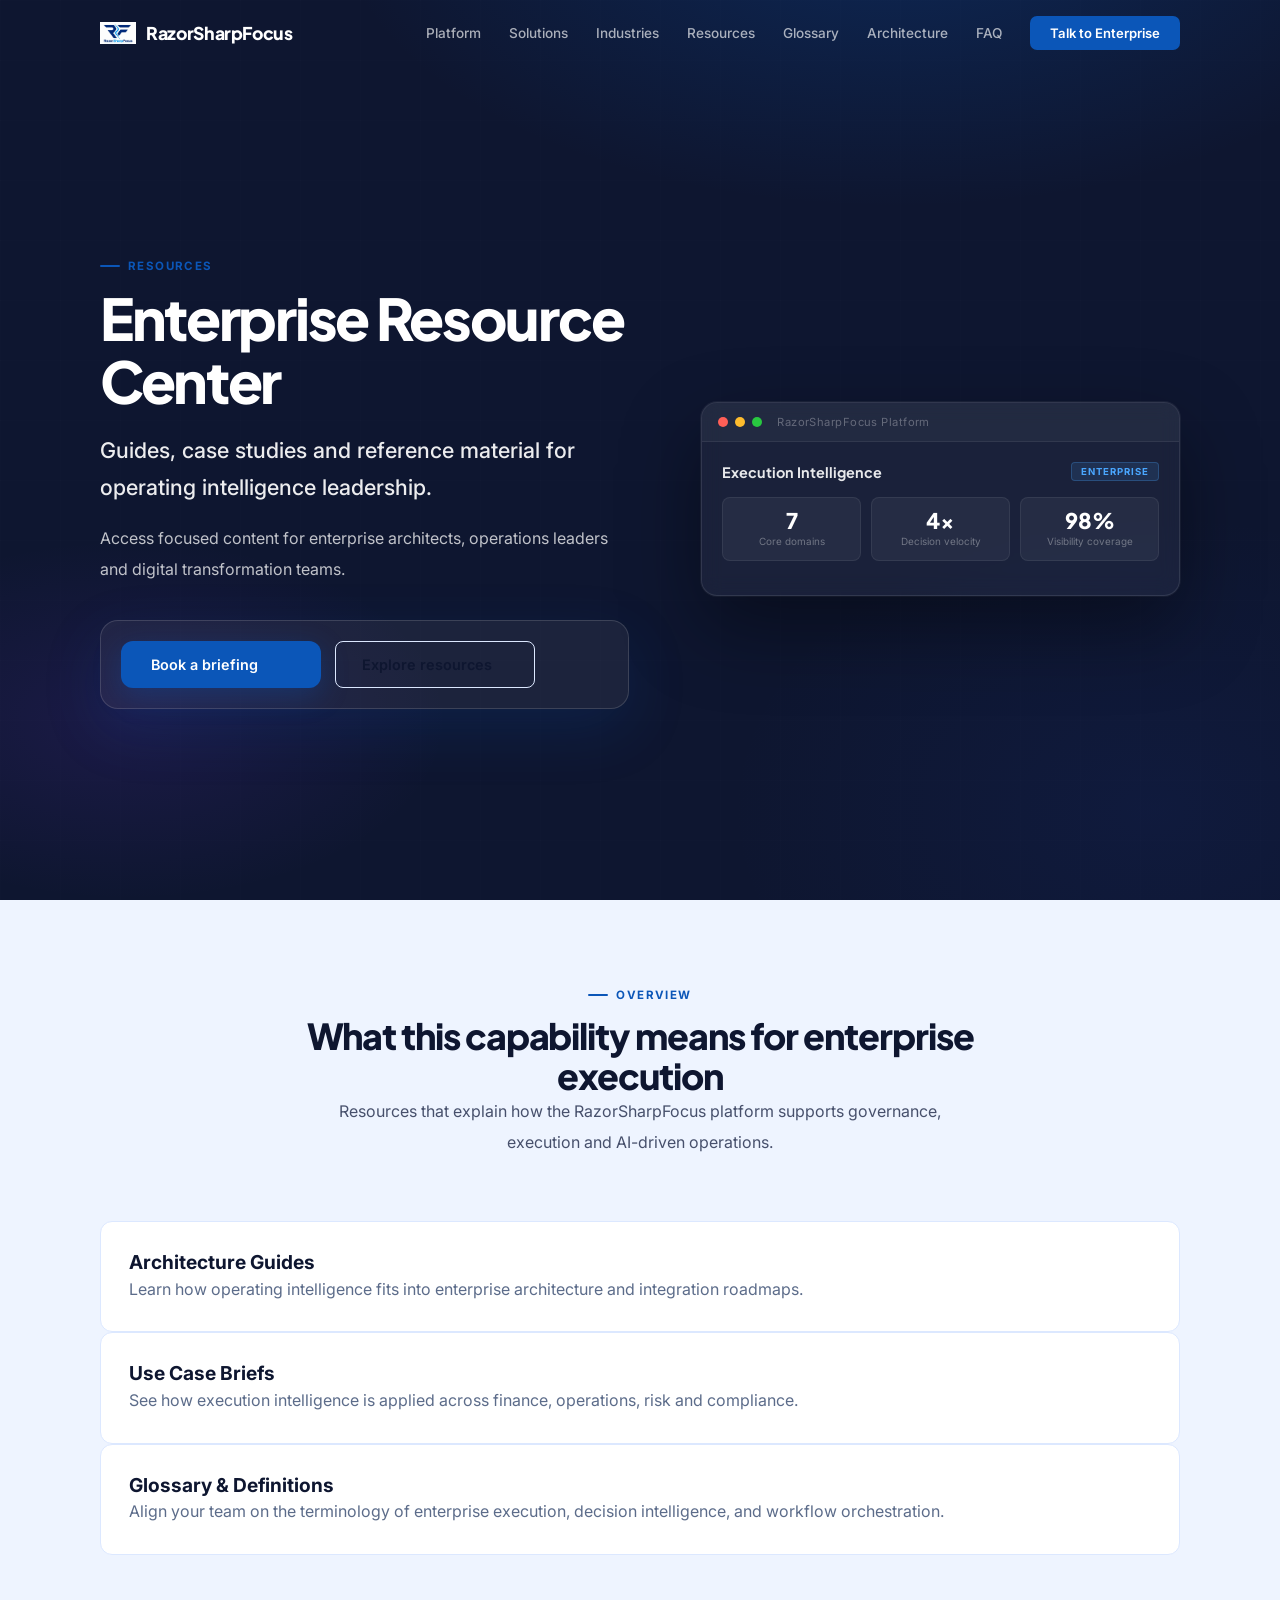
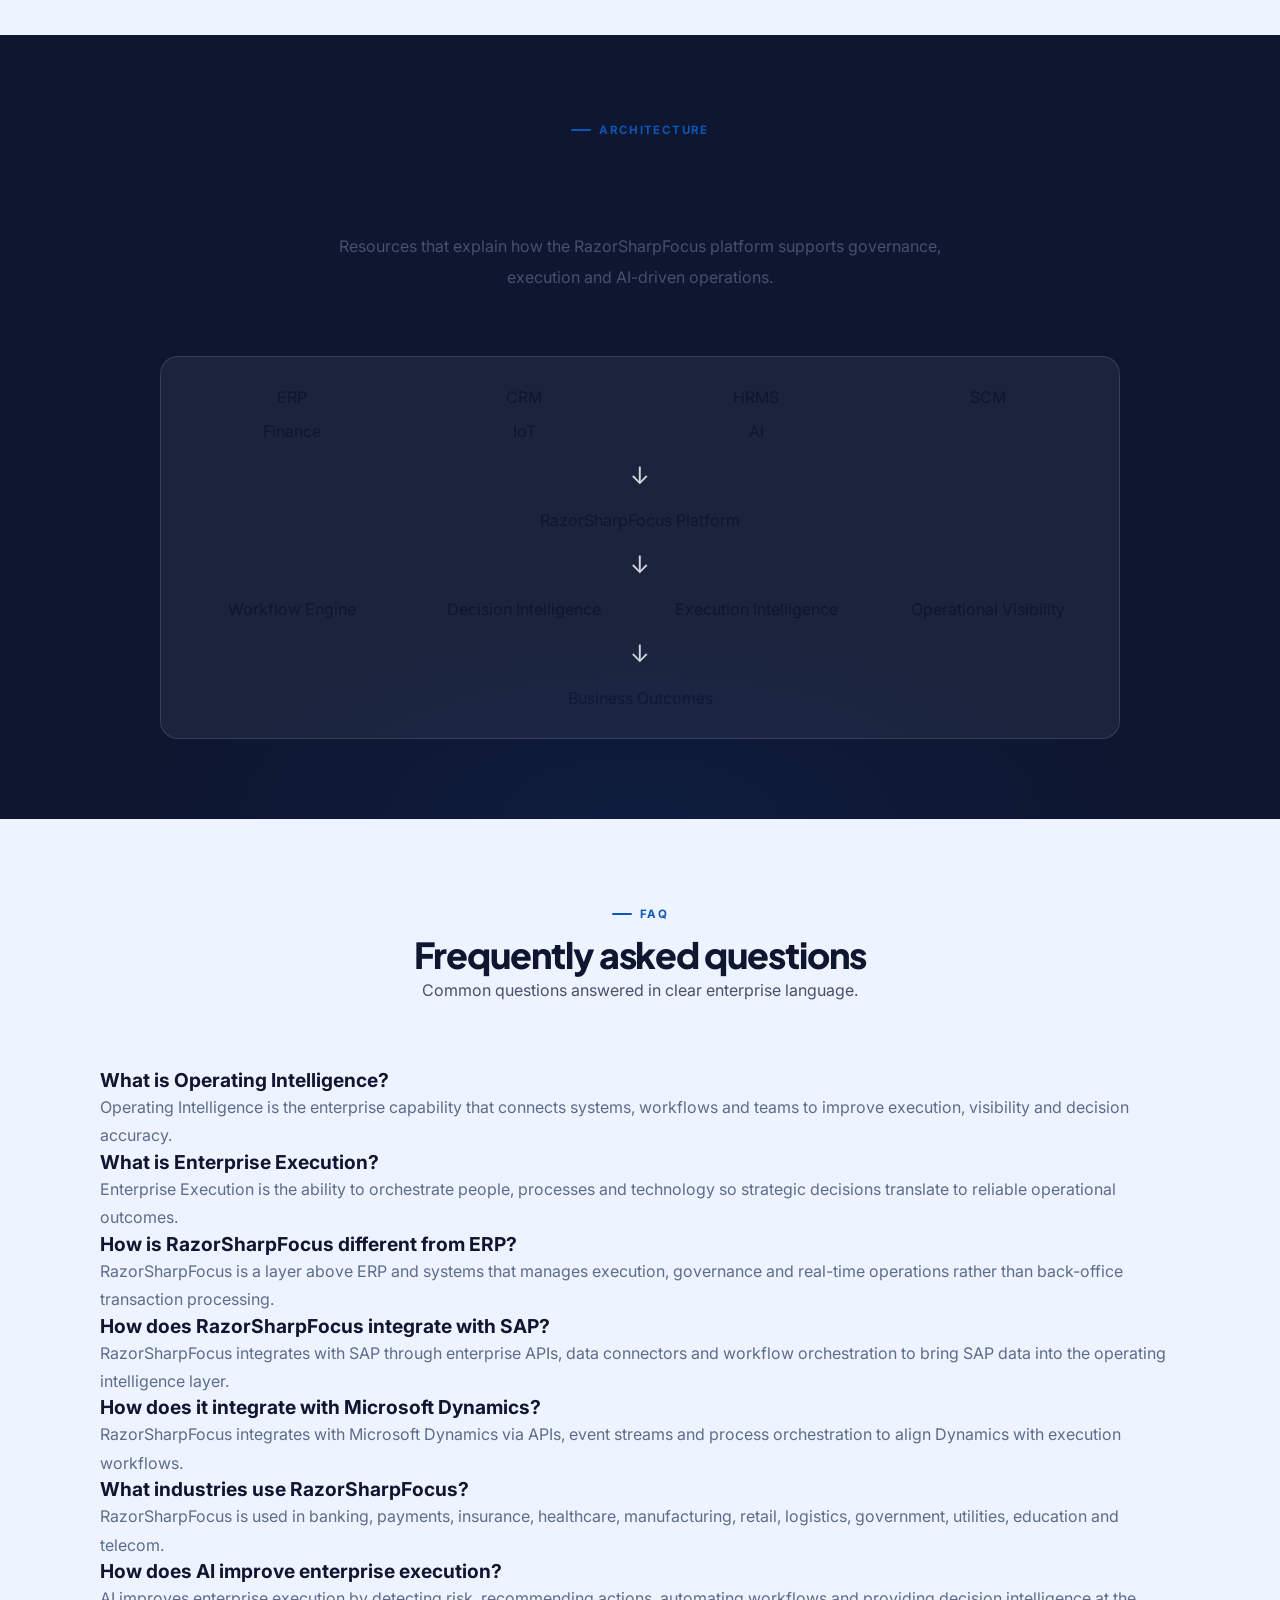
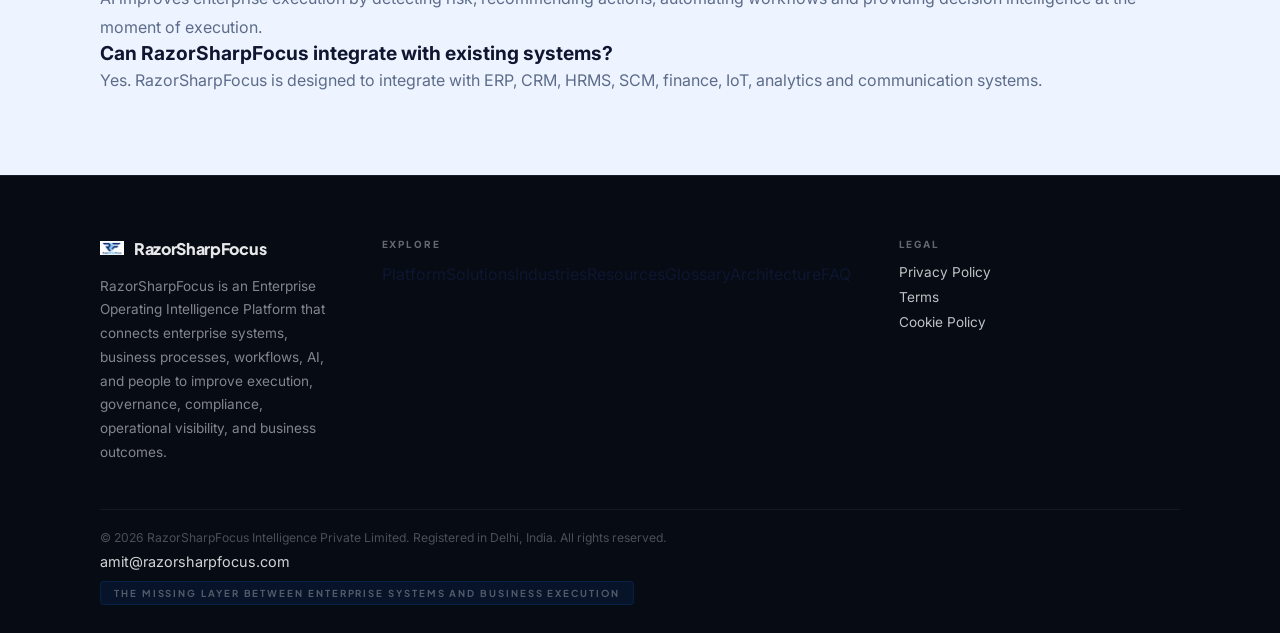
<file: resources.html>
<!DOCTYPE html>
<html lang="en">
<head>
<meta charset="UTF-8"/>
<meta name="viewport" content="width=device-width, initial-scale=1.0"/>
<title>Resources | RazorSharpFocus | Enterprise Operating Intelligence Platform</title>
<meta name="description" content="Guides, case studies and reference material for operating intelligence leadership."/>
<meta name="robots" content="index, follow, max-snippet:-1, max-image-preview:large, max-video-preview:-1"/>
<meta property="og:type" content="website"/>
<meta property="og:site_name" content="RazorSharpFocus"/>
<meta property="og:locale" content="en_US"/>
<meta property="og:title" content="Resources | RazorSharpFocus | Enterprise Operating Intelligence Platform"/>
<meta property="og:description" content="Guides, case studies and reference material for operating intelligence leadership."/>
<meta property="og:url" content="https://razorsharpfocus.com/resources.html"/>
<meta property="og:image" content="https://razorsharpfocus.com/img/og-image.svg"/>
<meta property="og:image:alt" content="RazorSharpFocus Enterprise Operating Intelligence Platform"/>
<meta name="twitter:card" content="summary_large_image"/>
<meta name="twitter:site" content="@RazorSharpFocus"/>
<meta name="twitter:creator" content="@RazorSharpFocus"/>
<meta name="twitter:title" content="Resources | RazorSharpFocus | Enterprise Operating Intelligence Platform"/>
<meta name="twitter:description" content="Guides, case studies and reference material for operating intelligence leadership."/>
<meta name="twitter:image" content="https://razorsharpfocus.com/img/og-image.svg"/>
<meta name="twitter:image:alt" content="RazorSharpFocus Enterprise Operating Intelligence Platform"/>
<link rel="canonical" href="https://razorsharpfocus.com/resources.html"/>
<link rel="alternate" hreflang="en" href="https://razorsharpfocus.com/resources.html"/>
<link rel="manifest" href="/manifest.json"/>
<meta name="theme-color" content="#0a1b40"/>
<link rel="icon" type="image/svg+xml" href="favicon.svg"/>
<link rel="alternate icon" href="favicon.svg"/>
<link rel="preconnect" href="https://fonts.googleapis.com"/>
<link rel="preconnect" href="https://fonts.gstatic.com" crossorigin="anonymous"/>
<link href="https://fonts.googleapis.com/css2?family=Inter:wght@300;400;500;600;700;800;900&family=Plus+Jakarta+Sans:wght@400;500;600;700;800&display=swap" rel="stylesheet"/>
<link rel="stylesheet" href="styles.css"/>
<script type="application/ld+json">{"@context": "https://schema.org", "@graph": [{"@type":"Organization","name":"RazorSharpFocus","url":"https://razorsharpfocus.com","logo":"https://razorsharpfocus.com/img/logo-rsf.jpeg","sameAs":["https://www.linkedin.com/company/razorsharpfocus"],"description":"RazorSharpFocus is an Enterprise Operating Intelligence Platform that connects enterprise systems, business processes, workflows, AI, and people to improve execution, governance, compliance, operational visibility, and business outcomes.","foundingDate":"2026","founder":{"@type":"Person","name":"Amit Kumar Tyagi","jobTitle":"Founder","url":"https://razorsharpfocus.com#founder"},"contactPoint":[{"@type":"ContactPoint","contactType":"sales","email":"amit@razorsharpfocus.com","url":"mailto:amit@razorsharpfocus.com"}] },{"@type":"WebSite","name":"RazorSharpFocus","url":"https://razorsharpfocus.com","potentialAction":{"@type":"SearchAction","target":"https://razorsharpfocus.com/?s={search_term_string}","query-input":"required name=search_term_string"}},{"@type":"WebPage","name":"Resources | RazorSharpFocus | Enterprise Operating Intelligence Platform","description":"Guides, case studies and reference material for operating intelligence leadership.","url":"https://razorsharpfocus.com/resources.html","inLanguage":"en-US","isPartOf":{"@type":"WebSite","name":"RazorSharpFocus","url":"https://razorsharpfocus.com"},"breadcrumb":{"@id":"https://razorsharpfocus.com/resources.html#breadcrumb"}},{"@type":"BreadcrumbList","@id":"https://razorsharpfocus.com/resources.html#breadcrumb","itemListElement":[{"@type":"ListItem","position":1,"name":"Home","item":"https://razorsharpfocus.com/"},{"@type":"ListItem","position":2,"name":"Resources | RazorSharpFocus | Enterprise Operating Intelligence Platform","item":"https://razorsharpfocus.com/resources.html"}]}]}</script>
</head>
<body>
<a href="#main-content" class="skip-link">Skip to main content</a>
<header id="header">
  <div class="header-inner">
    <a href="/" class="logo"><img src="img/logo-rsf.jpeg" alt="RazorSharpFocus logo" class="logo-img"/>RazorSharpFocus</a>
    <nav class="nav" id="main-nav" aria-label="Main navigation"><a href="platform.html">Platform</a><a href="solutions.html">Solutions</a><a href="industries.html">Industries</a><a href="resources.html">Resources</a><a href="glossary.html">Glossary</a><a href="architecture.html">Architecture</a><a href="faq.html">FAQ</a><a href="/#contact" class="nav-cta">Talk to Enterprise</a></nav>
    <button class="nav-toggle" id="nav-toggle" aria-label="Toggle navigation menu" aria-expanded="false" aria-controls="main-nav"><span></span><span></span><span></span></button>
  </div>
</header>
<main>
<section id="hero" role="main">
  <div class="hero-wrap" id="main-content">
    <div class="container">
      <div class="hero-grid">
        <div class="hero-text">
          <span class="section-label">Resources</span>
          <h1 class="hero-h1">Enterprise Resource Center</h1>
          <p class="hero-tagline">Guides, case studies and reference material for operating intelligence leadership.</p>
          <p class="hero-sub">Access focused content for enterprise architects, operations leaders and digital transformation teams.</p>
          <div class="hero-ctas">
            <a href="/#contact" class="btn btn-primary">Book a briefing</a>
            <a href="resources.html" class="btn btn-outline-dark">Explore resources</a>
          </div>
        </div>
        <div class="hero-visual">
          <div class="hero-ui">
            <div class="hui-bar">
              <div class="hui-dot"></div><div class="hui-dot"></div><div class="hui-dot"></div>
              <span class="hui-bar-title">RazorSharpFocus Platform</span>
            </div>
            <div class="hui-body">
              <div class="hui-header">
                <span class="hui-title">Execution Intelligence</span>
                <span class="hui-badge">Enterprise</span>
              </div>
              <div class="hui-stats">
                <div class="hui-stat"><div class="hui-stat-n">7</div><div class="hui-stat-l">Core domains</div></div>
                <div class="hui-stat"><div class="hui-stat-n">4x</div><div class="hui-stat-l">Decision velocity</div></div>
                <div class="hui-stat"><div class="hui-stat-n">98%</div><div class="hui-stat-l">Visibility coverage</div></div>
              </div>
            </div>
          </div>
        </div>
      </div>
    </div>
  </div>
</section>
<section id="overview">
  <div class="container">
    <div class="section-head">
      <span class="section-label">Overview</span>
      <h2>What this capability means for enterprise execution</h2>
      <p>Resources that explain how the RazorSharpFocus platform supports governance, execution and AI-driven operations.</p>
    </div>
    <div class="card-grid">
      <div class="card"><h3>Architecture Guides</h3><p>Learn how operating intelligence fits into enterprise architecture and integration roadmaps.</p></div><div class="card"><h3>Use Case Briefs</h3><p>See how execution intelligence is applied across finance, operations, risk and compliance.</p></div><div class="card"><h3>Glossary & Definitions</h3><p>Align your team on the terminology of enterprise execution, decision intelligence, and workflow orchestration.</p></div>
    </div>
  </div>
</section>
<section id="architecture">
  <div class="container">
    <div class="section-head">
      <span class="section-label">Architecture</span>
      <h2>Enterprise architecture for execution intelligence</h2>
      <p>Resources that explain how the RazorSharpFocus platform supports governance, execution and AI-driven operations.</p>
    </div>
    <div class="arch-diagram">
      <div class="arch-diagram-row"><span>ERP</span><span>CRM</span><span>HRMS</span><span>SCM</span><span>Finance</span><span>IoT</span><span>AI</span></div>
      <div class="arch-diagram-flow">↓</div>
      <div class="arch-diagram-row"><span>RazorSharpFocus Platform</span></div>
      <div class="arch-diagram-flow">↓</div>
      <div class="arch-diagram-row"><span>Workflow Engine</span><span>Decision Intelligence</span><span>Execution Intelligence</span><span>Operational Visibility</span></div>
      <div class="arch-diagram-flow">↓</div>
      <div class="arch-diagram-row"><span>Business Outcomes</span></div>
    </div>
  </div>
</section>
<section id="faq">
  <div class="container">
    <div class="section-head">
      <span class="section-label">FAQ</span>
      <h2>Frequently asked questions</h2>
      <p>Common questions answered in clear enterprise language.</p>
    </div>
    <div class="faq-grid">
      <div class="faq-item"><h3>What is Operating Intelligence?</h3><p>Operating Intelligence is the enterprise capability that connects systems, workflows and teams to improve execution, visibility and decision accuracy.</p></div><div class="faq-item"><h3>What is Enterprise Execution?</h3><p>Enterprise Execution is the ability to orchestrate people, processes and technology so strategic decisions translate to reliable operational outcomes.</p></div><div class="faq-item"><h3>How is RazorSharpFocus different from ERP?</h3><p>RazorSharpFocus is a layer above ERP and systems that manages execution, governance and real-time operations rather than back-office transaction processing.</p></div><div class="faq-item"><h3>How does RazorSharpFocus integrate with SAP?</h3><p>RazorSharpFocus integrates with SAP through enterprise APIs, data connectors and workflow orchestration to bring SAP data into the operating intelligence layer.</p></div><div class="faq-item"><h3>How does it integrate with Microsoft Dynamics?</h3><p>RazorSharpFocus integrates with Microsoft Dynamics via APIs, event streams and process orchestration to align Dynamics with execution workflows.</p></div><div class="faq-item"><h3>What industries use RazorSharpFocus?</h3><p>RazorSharpFocus is used in banking, payments, insurance, healthcare, manufacturing, retail, logistics, government, utilities, education and telecom.</p></div><div class="faq-item"><h3>How does AI improve enterprise execution?</h3><p>AI improves enterprise execution by detecting risk, recommending actions, automating workflows and providing decision intelligence at the moment of execution.</p></div><div class="faq-item"><h3>Can RazorSharpFocus integrate with existing systems?</h3><p>Yes. RazorSharpFocus is designed to integrate with ERP, CRM, HRMS, SCM, finance, IoT, analytics and communication systems.</p></div>
    </div>
  </div>
</section>
</main>
<footer id="footer">
  <div class="container">
    <div class="footer-grid">
      <div class="fg-brand">
        <div class="fg-logo"><img src="img/logo-rsf.jpeg" alt="RazorSharpFocus logo" class="footer-logo"/>RazorSharpFocus</div>
        <p class="fg-tagline">RazorSharpFocus is an Enterprise Operating Intelligence Platform that connects enterprise systems, business processes, workflows, AI, and people to improve execution, governance, compliance, operational visibility, and business outcomes.</p>
      </div>
      <div class="fg-col">
        <div class="fg-col-title">Explore</div>
        <a href="platform.html">Platform</a><a href="solutions.html">Solutions</a><a href="industries.html">Industries</a><a href="resources.html">Resources</a><a href="glossary.html">Glossary</a><a href="architecture.html">Architecture</a><a href="faq.html">FAQ</a>
      </div>
      <div class="fg-col">
        <div class="fg-col-title">Legal</div>
        <a href="privacy.html" class="fg-link">Privacy Policy</a><a href="terms.html" class="fg-link">Terms</a><a href="cookie.html" class="fg-link">Cookie Policy</a>
      </div>
    </div>
    <div class="footer-bottom">
      <div class="fb-left-block">
        <div class="fb-left">© 2026 RazorSharpFocus Intelligence Private Limited. Registered in Delhi, India. All rights reserved.</div>
        <div class="fb-contact"><a href="mailto:amit@razorsharpfocus.com">amit@razorsharpfocus.com</a></div>
      </div>
      <div class="fb-tag">The Missing Layer Between Enterprise Systems and Business Execution</div>
    </div>
  </div>
</footer>
<script>
const mainNav = document.getElementById('main-nav');
const navToggle = document.getElementById('nav-toggle');
navToggle.addEventListener('click', () => {
  const isOpen = mainNav.classList.toggle('open');
  navToggle.setAttribute('aria-expanded', String(isOpen));
});
mainNav.querySelectorAll('a').forEach(a => a.addEventListener('click', () => mainNav.classList.remove('open')));
</script>
</body>
</html>
</file>
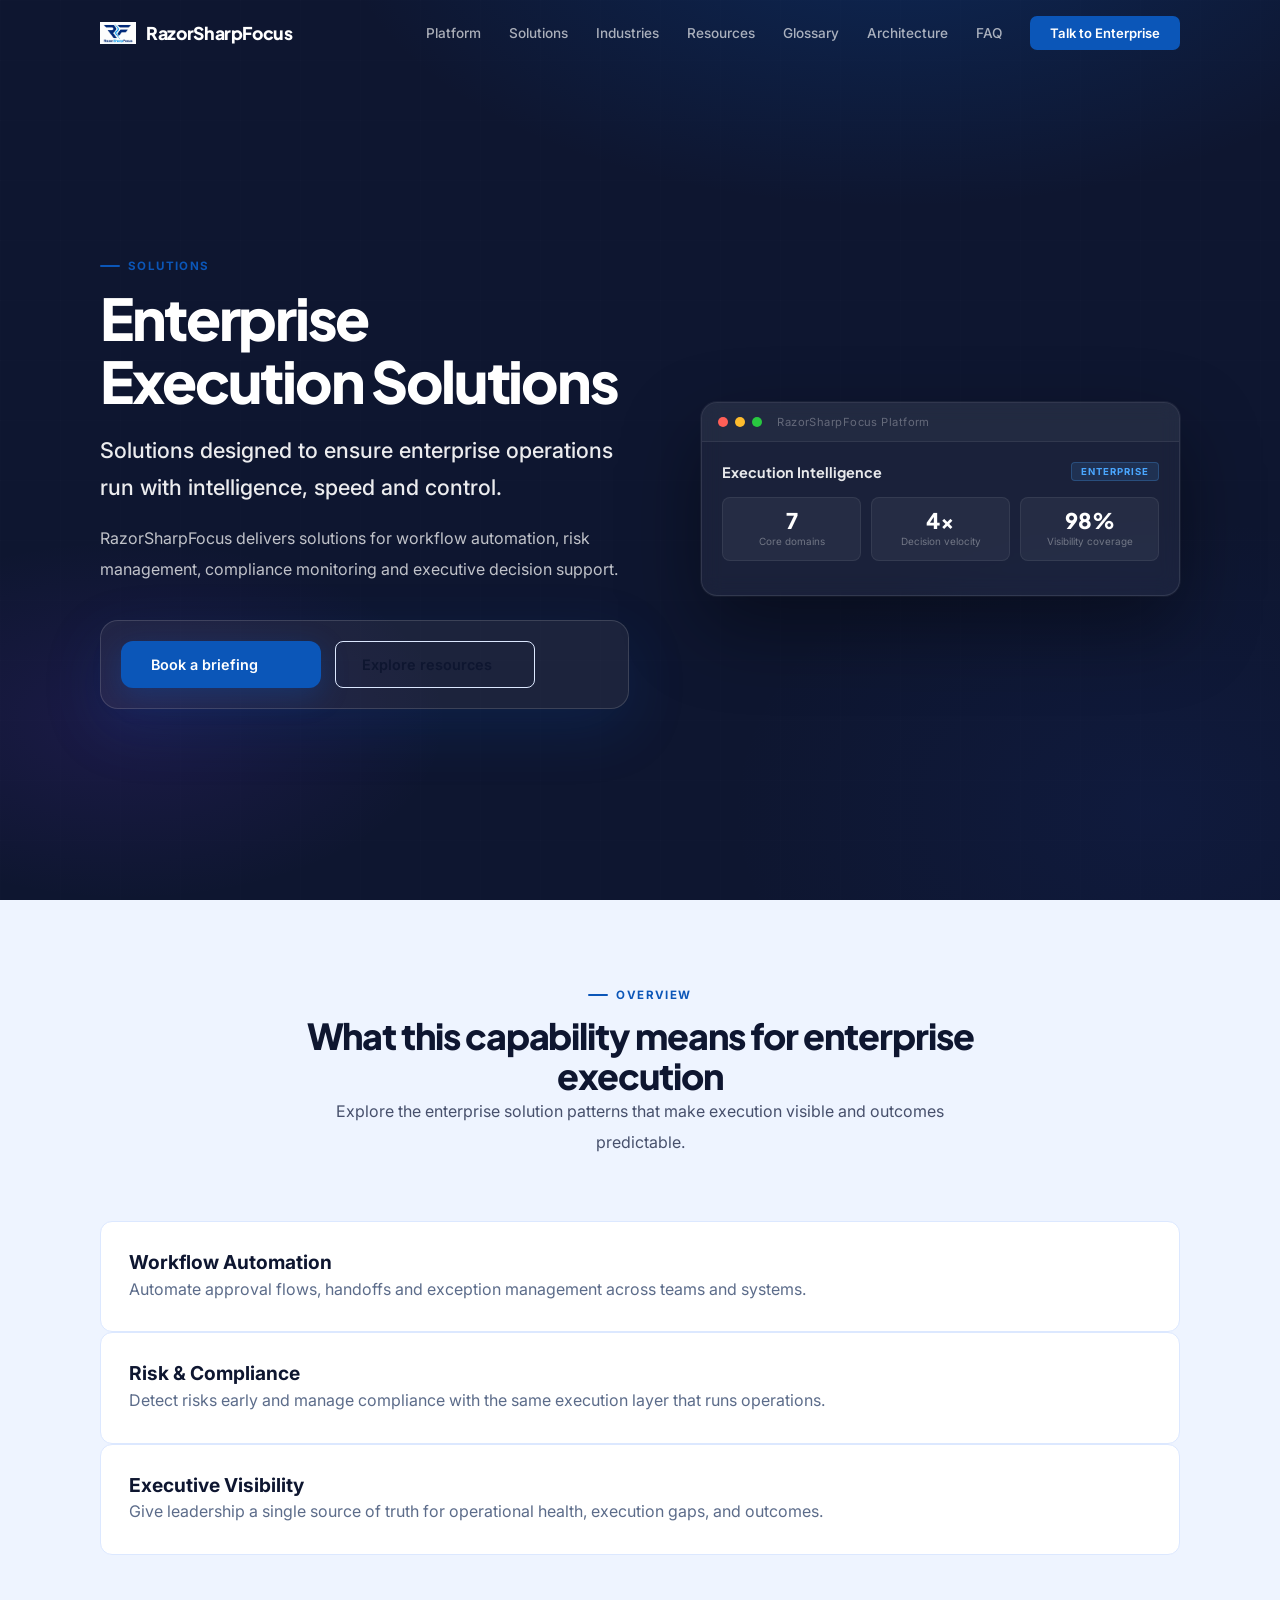
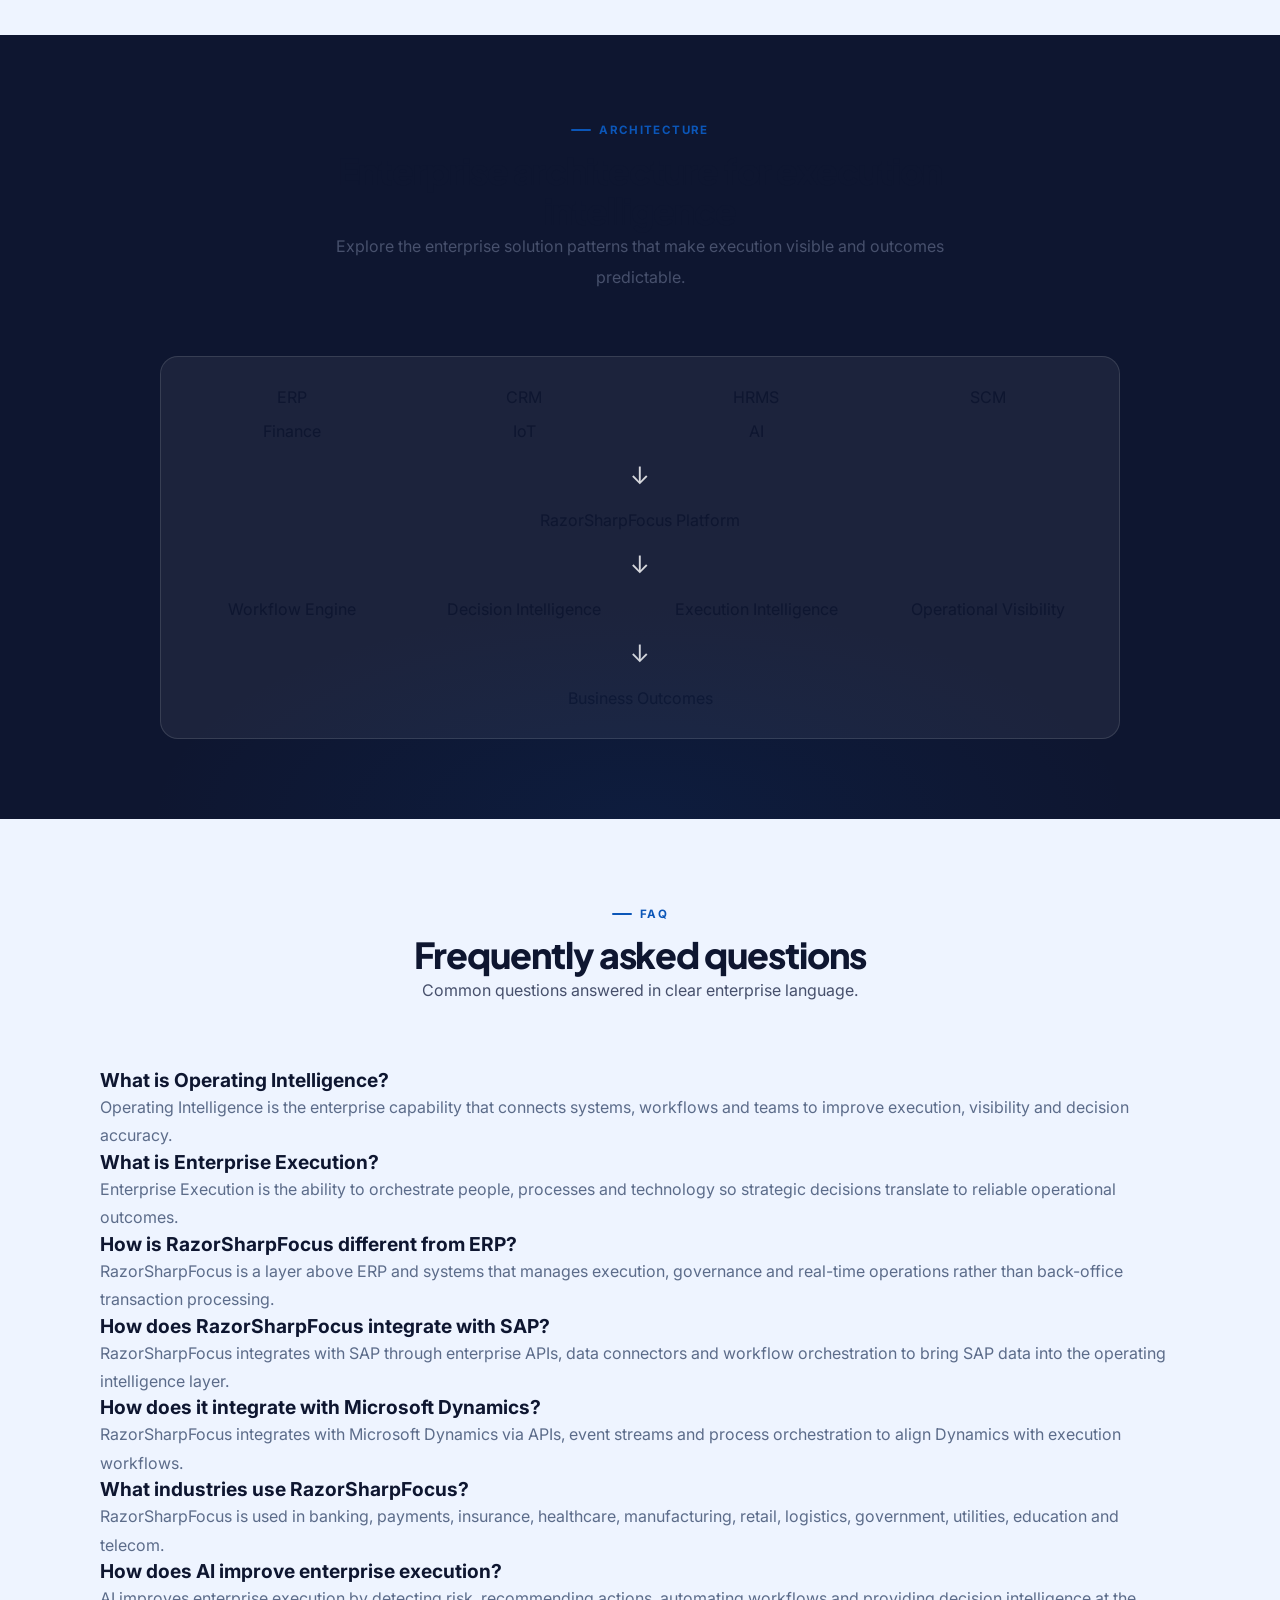
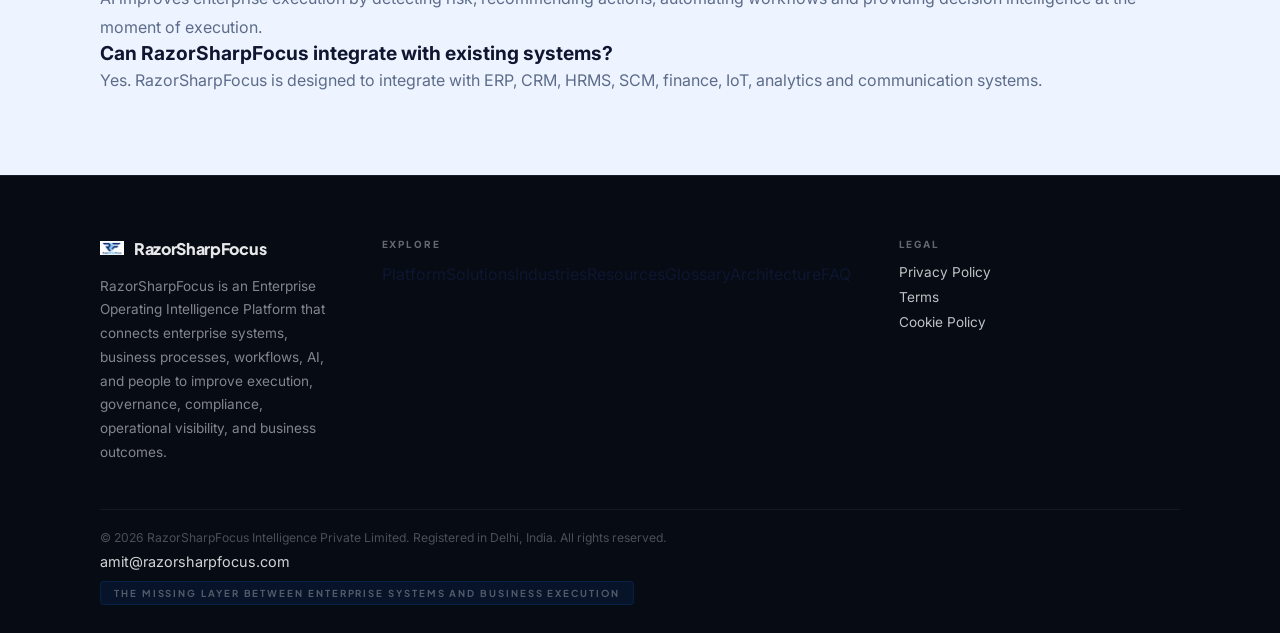
<file: solutions.html>
<!DOCTYPE html>
<html lang="en">
<head>
<meta charset="UTF-8"/>
<meta name="viewport" content="width=device-width, initial-scale=1.0"/>
<title>Solutions | RazorSharpFocus | Enterprise Operating Intelligence Platform</title>
<meta name="description" content="Solutions designed to ensure enterprise operations run with intelligence, speed and control."/>
<meta name="robots" content="index, follow, max-snippet:-1, max-image-preview:large, max-video-preview:-1"/>
<meta property="og:type" content="website"/>
<meta property="og:site_name" content="RazorSharpFocus"/>
<meta property="og:locale" content="en_US"/>
<meta property="og:title" content="Solutions | RazorSharpFocus | Enterprise Operating Intelligence Platform"/>
<meta property="og:description" content="Solutions designed to ensure enterprise operations run with intelligence, speed and control."/>
<meta property="og:url" content="https://razorsharpfocus.com/solutions.html"/>
<meta property="og:image" content="https://razorsharpfocus.com/img/og-image.svg"/>
<meta property="og:image:alt" content="RazorSharpFocus Enterprise Operating Intelligence Platform"/>
<meta name="twitter:card" content="summary_large_image"/>
<meta name="twitter:site" content="@RazorSharpFocus"/>
<meta name="twitter:creator" content="@RazorSharpFocus"/>
<meta name="twitter:title" content="Solutions | RazorSharpFocus | Enterprise Operating Intelligence Platform"/>
<meta name="twitter:description" content="Solutions designed to ensure enterprise operations run with intelligence, speed and control."/>
<meta name="twitter:image" content="https://razorsharpfocus.com/img/og-image.svg"/>
<meta name="twitter:image:alt" content="RazorSharpFocus Enterprise Operating Intelligence Platform"/>
<link rel="canonical" href="https://razorsharpfocus.com/solutions.html"/>
<link rel="alternate" hreflang="en" href="https://razorsharpfocus.com/solutions.html"/>
<link rel="manifest" href="/manifest.json"/>
<meta name="theme-color" content="#0a1b40"/>
<link rel="icon" type="image/svg+xml" href="favicon.svg"/>
<link rel="alternate icon" href="favicon.svg"/>
<link rel="preconnect" href="https://fonts.googleapis.com"/>
<link rel="preconnect" href="https://fonts.gstatic.com" crossorigin="anonymous"/>
<link href="https://fonts.googleapis.com/css2?family=Inter:wght@300;400;500;600;700;800;900&family=Plus+Jakarta+Sans:wght@400;500;600;700;800&display=swap" rel="stylesheet"/>
<link rel="stylesheet" href="styles.css"/>
<script type="application/ld+json">{"@context": "https://schema.org", "@graph": [{"@type":"Organization","name":"RazorSharpFocus","url":"https://razorsharpfocus.com","logo":"https://razorsharpfocus.com/img/logo-rsf.jpeg","sameAs":["https://www.linkedin.com/company/razorsharpfocus"],"description":"RazorSharpFocus is an Enterprise Operating Intelligence Platform that connects enterprise systems, business processes, workflows, AI, and people to improve execution, governance, compliance, operational visibility, and business outcomes.","foundingDate":"2026","founder":{"@type":"Person","name":"Amit Kumar Tyagi","jobTitle":"Founder","url":"https://razorsharpfocus.com#founder"},"contactPoint":[{"@type":"ContactPoint","contactType":"sales","email":"amit@razorsharpfocus.com","url":"mailto:amit@razorsharpfocus.com"}] },{"@type":"WebSite","name":"RazorSharpFocus","url":"https://razorsharpfocus.com","potentialAction":{"@type":"SearchAction","target":"https://razorsharpfocus.com/?s={search_term_string}","query-input":"required name=search_term_string"}},{"@type":"WebPage","name":"Solutions | RazorSharpFocus | Enterprise Operating Intelligence Platform","description":"Solutions designed to ensure enterprise operations run with intelligence, speed and control.","url":"https://razorsharpfocus.com/solutions.html","inLanguage":"en-US","isPartOf":{"@type":"WebSite","name":"RazorSharpFocus","url":"https://razorsharpfocus.com"},"breadcrumb":{"@id":"https://razorsharpfocus.com/solutions.html#breadcrumb"}},{"@type":"BreadcrumbList","@id":"https://razorsharpfocus.com/solutions.html#breadcrumb","itemListElement":[{"@type":"ListItem","position":1,"name":"Home","item":"https://razorsharpfocus.com/"},{"@type":"ListItem","position":2,"name":"Solutions | RazorSharpFocus | Enterprise Operating Intelligence Platform","item":"https://razorsharpfocus.com/solutions.html"}]}]}</script>
</head>
<body>
<a href="#main-content" class="skip-link">Skip to main content</a>
<header id="header">
  <div class="header-inner">
    <a href="/" class="logo"><img src="img/logo-rsf.jpeg" alt="RazorSharpFocus logo" class="logo-img"/>RazorSharpFocus</a>
    <nav class="nav" id="main-nav" aria-label="Main navigation"><a href="platform.html">Platform</a><a href="solutions.html">Solutions</a><a href="industries.html">Industries</a><a href="resources.html">Resources</a><a href="glossary.html">Glossary</a><a href="architecture.html">Architecture</a><a href="faq.html">FAQ</a><a href="/#contact" class="nav-cta">Talk to Enterprise</a></nav>
    <button class="nav-toggle" id="nav-toggle" aria-label="Toggle navigation menu" aria-expanded="false" aria-controls="main-nav"><span></span><span></span><span></span></button>
  </div>
</header>
<main>
<section id="hero" role="main">
  <div class="hero-wrap" id="main-content">
    <div class="container">
      <div class="hero-grid">
        <div class="hero-text">
          <span class="section-label">Solutions</span>
          <h1 class="hero-h1">Enterprise Execution Solutions</h1>
          <p class="hero-tagline">Solutions designed to ensure enterprise operations run with intelligence, speed and control.</p>
          <p class="hero-sub">RazorSharpFocus delivers solutions for workflow automation, risk management, compliance monitoring and executive decision support.</p>
          <div class="hero-ctas">
            <a href="/#contact" class="btn btn-primary">Book a briefing</a>
            <a href="resources.html" class="btn btn-outline-dark">Explore resources</a>
          </div>
        </div>
        <div class="hero-visual">
          <div class="hero-ui">
            <div class="hui-bar">
              <div class="hui-dot"></div><div class="hui-dot"></div><div class="hui-dot"></div>
              <span class="hui-bar-title">RazorSharpFocus Platform</span>
            </div>
            <div class="hui-body">
              <div class="hui-header">
                <span class="hui-title">Execution Intelligence</span>
                <span class="hui-badge">Enterprise</span>
              </div>
              <div class="hui-stats">
                <div class="hui-stat"><div class="hui-stat-n">7</div><div class="hui-stat-l">Core domains</div></div>
                <div class="hui-stat"><div class="hui-stat-n">4x</div><div class="hui-stat-l">Decision velocity</div></div>
                <div class="hui-stat"><div class="hui-stat-n">98%</div><div class="hui-stat-l">Visibility coverage</div></div>
              </div>
            </div>
          </div>
        </div>
      </div>
    </div>
  </div>
</section>
<section id="overview">
  <div class="container">
    <div class="section-head">
      <span class="section-label">Overview</span>
      <h2>What this capability means for enterprise execution</h2>
      <p>Explore the enterprise solution patterns that make execution visible and outcomes predictable.</p>
    </div>
    <div class="card-grid">
      <div class="card"><h3>Workflow Automation</h3><p>Automate approval flows, handoffs and exception management across teams and systems.</p></div><div class="card"><h3>Risk & Compliance</h3><p>Detect risks early and manage compliance with the same execution layer that runs operations.</p></div><div class="card"><h3>Executive Visibility</h3><p>Give leadership a single source of truth for operational health, execution gaps, and outcomes.</p></div>
    </div>
  </div>
</section>
<section id="architecture">
  <div class="container">
    <div class="section-head">
      <span class="section-label">Architecture</span>
      <h2>Enterprise architecture for execution intelligence</h2>
      <p>Explore the enterprise solution patterns that make execution visible and outcomes predictable.</p>
    </div>
    <div class="arch-diagram">
      <div class="arch-diagram-row"><span>ERP</span><span>CRM</span><span>HRMS</span><span>SCM</span><span>Finance</span><span>IoT</span><span>AI</span></div>
      <div class="arch-diagram-flow">↓</div>
      <div class="arch-diagram-row"><span>RazorSharpFocus Platform</span></div>
      <div class="arch-diagram-flow">↓</div>
      <div class="arch-diagram-row"><span>Workflow Engine</span><span>Decision Intelligence</span><span>Execution Intelligence</span><span>Operational Visibility</span></div>
      <div class="arch-diagram-flow">↓</div>
      <div class="arch-diagram-row"><span>Business Outcomes</span></div>
    </div>
  </div>
</section>
<section id="faq">
  <div class="container">
    <div class="section-head">
      <span class="section-label">FAQ</span>
      <h2>Frequently asked questions</h2>
      <p>Common questions answered in clear enterprise language.</p>
    </div>
    <div class="faq-grid">
      <div class="faq-item"><h3>What is Operating Intelligence?</h3><p>Operating Intelligence is the enterprise capability that connects systems, workflows and teams to improve execution, visibility and decision accuracy.</p></div><div class="faq-item"><h3>What is Enterprise Execution?</h3><p>Enterprise Execution is the ability to orchestrate people, processes and technology so strategic decisions translate to reliable operational outcomes.</p></div><div class="faq-item"><h3>How is RazorSharpFocus different from ERP?</h3><p>RazorSharpFocus is a layer above ERP and systems that manages execution, governance and real-time operations rather than back-office transaction processing.</p></div><div class="faq-item"><h3>How does RazorSharpFocus integrate with SAP?</h3><p>RazorSharpFocus integrates with SAP through enterprise APIs, data connectors and workflow orchestration to bring SAP data into the operating intelligence layer.</p></div><div class="faq-item"><h3>How does it integrate with Microsoft Dynamics?</h3><p>RazorSharpFocus integrates with Microsoft Dynamics via APIs, event streams and process orchestration to align Dynamics with execution workflows.</p></div><div class="faq-item"><h3>What industries use RazorSharpFocus?</h3><p>RazorSharpFocus is used in banking, payments, insurance, healthcare, manufacturing, retail, logistics, government, utilities, education and telecom.</p></div><div class="faq-item"><h3>How does AI improve enterprise execution?</h3><p>AI improves enterprise execution by detecting risk, recommending actions, automating workflows and providing decision intelligence at the moment of execution.</p></div><div class="faq-item"><h3>Can RazorSharpFocus integrate with existing systems?</h3><p>Yes. RazorSharpFocus is designed to integrate with ERP, CRM, HRMS, SCM, finance, IoT, analytics and communication systems.</p></div>
    </div>
  </div>
</section>
</main>
<footer id="footer">
  <div class="container">
    <div class="footer-grid">
      <div class="fg-brand">
        <div class="fg-logo"><img src="img/logo-rsf.jpeg" alt="RazorSharpFocus logo" class="footer-logo"/>RazorSharpFocus</div>
        <p class="fg-tagline">RazorSharpFocus is an Enterprise Operating Intelligence Platform that connects enterprise systems, business processes, workflows, AI, and people to improve execution, governance, compliance, operational visibility, and business outcomes.</p>
      </div>
      <div class="fg-col">
        <div class="fg-col-title">Explore</div>
        <a href="platform.html">Platform</a><a href="solutions.html">Solutions</a><a href="industries.html">Industries</a><a href="resources.html">Resources</a><a href="glossary.html">Glossary</a><a href="architecture.html">Architecture</a><a href="faq.html">FAQ</a>
      </div>
      <div class="fg-col">
        <div class="fg-col-title">Legal</div>
        <a href="privacy.html" class="fg-link">Privacy Policy</a><a href="terms.html" class="fg-link">Terms</a><a href="cookie.html" class="fg-link">Cookie Policy</a>
      </div>
    </div>
    <div class="footer-bottom">
      <div class="fb-left-block">
        <div class="fb-left">© 2026 RazorSharpFocus Intelligence Private Limited. Registered in Delhi, India. All rights reserved.</div>
        <div class="fb-contact"><a href="mailto:amit@razorsharpfocus.com">amit@razorsharpfocus.com</a></div>
      </div>
      <div class="fb-tag">The Missing Layer Between Enterprise Systems and Business Execution</div>
    </div>
  </div>
</footer>
<script>
const mainNav = document.getElementById('main-nav');
const navToggle = document.getElementById('nav-toggle');
navToggle.addEventListener('click', () => {
  const isOpen = mainNav.classList.toggle('open');
  navToggle.setAttribute('aria-expanded', String(isOpen));
});
mainNav.querySelectorAll('a').forEach(a => a.addEventListener('click', () => mainNav.classList.remove('open')));
</script>
</body>
</html>
</file>
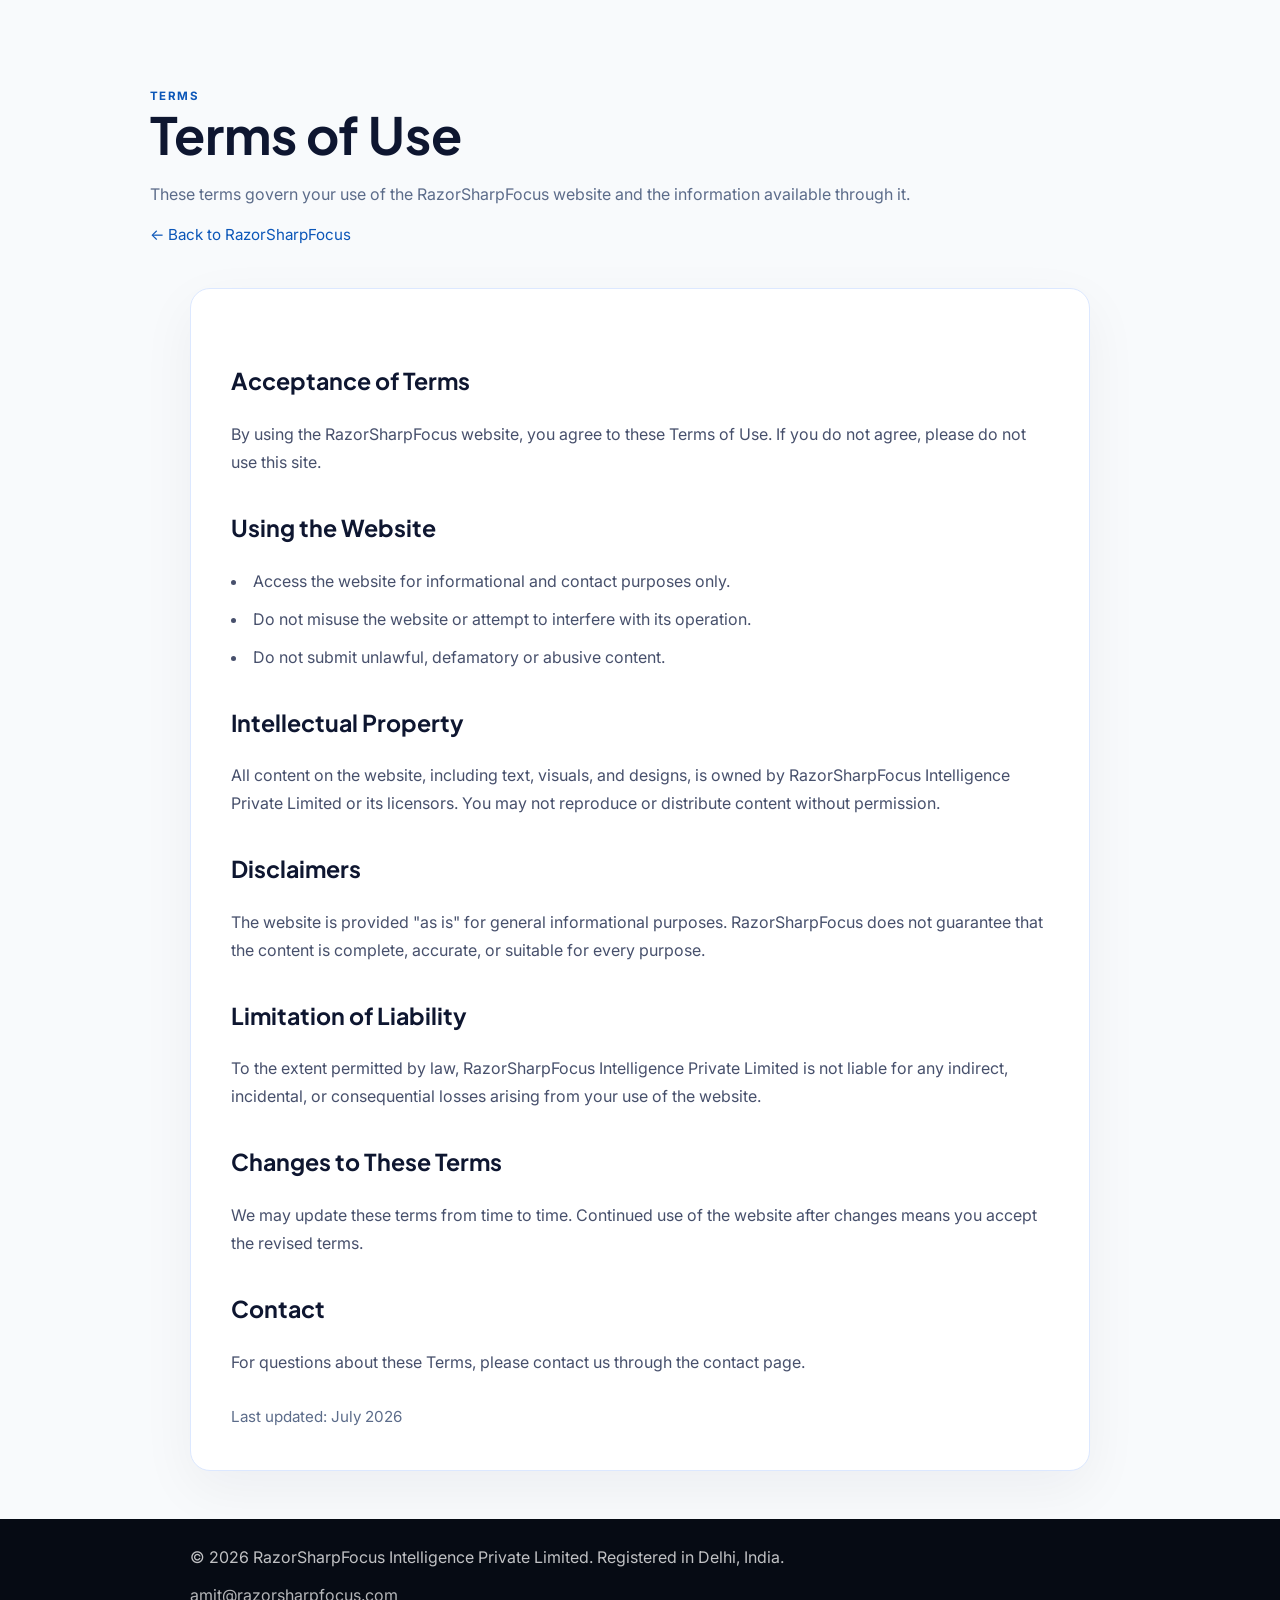
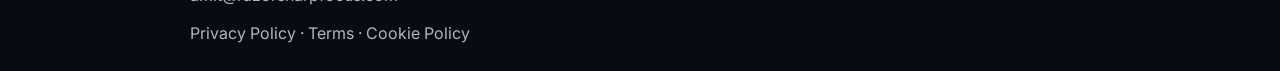
<file: terms.html>
<!DOCTYPE html>
<html lang="en">
<head>
<meta charset="UTF-8"/>
<meta name="viewport" content="width=device-width, initial-scale=1.0"/>
<title>Terms of Use | RazorSharpFocus — Enterprise Operating Intelligence Platform</title>
<meta name="description" content="Terms of use for RazorSharpFocus Intelligence Private Limited and visitors accessing the RazorSharpFocus enterprise website."/>
<meta name="robots" content="index, follow"/>
<meta property="og:type" content="website"/>
<meta property="og:site_name" content="RazorSharpFocus"/>
<meta property="og:locale" content="en_US"/>
<meta property="og:title" content="Terms of Use | RazorSharpFocus"/>
<meta property="og:description" content="Terms of use for RazorSharpFocus Intelligence Private Limited and visitors accessing the RazorSharpFocus enterprise website."/>
<meta property="og:url" content="https://razorsharpfocus.com/terms.html"/>
<meta property="og:image" content="https://razorsharpfocus.com/img/og-image.svg"/>
<meta property="og:image:alt" content="RazorSharpFocus Enterprise Operating Intelligence Platform"/>
<meta name="twitter:card" content="summary_large_image"/>
<meta name="twitter:site" content="@RazorSharpFocus"/>
<meta name="twitter:creator" content="@RazorSharpFocus"/>
<meta name="twitter:title" content="Terms of Use | RazorSharpFocus"/>
<meta name="twitter:description" content="Terms of use for RazorSharpFocus Intelligence Private Limited and visitors accessing the RazorSharpFocus enterprise website."/>
<meta name="twitter:image" content="https://razorsharpfocus.com/img/og-image.svg"/>
<meta name="twitter:image:alt" content="RazorSharpFocus Enterprise Operating Intelligence Platform"/>
<link rel="canonical" href="https://razorsharpfocus.com/terms.html"/>
<link rel="alternate" hreflang="en" href="https://razorsharpfocus.com/terms.html"/>
<link rel="manifest" href="/manifest.json"/>
<meta name="theme-color" content="#0a1b40"/>
<link rel="icon" type="image/svg+xml" href="favicon.svg"/>
<link rel="alternate icon" href="favicon.svg"/>
<link rel="preconnect" href="https://fonts.googleapis.com"/>
<link rel="preconnect" href="https://fonts.gstatic.com" crossorigin="anonymous"/>
<link href="https://fonts.googleapis.com/css2?family=Inter:wght@300;400;500;600;700;800;900&family=Plus+Jakarta+Sans:wght@400;500;600;700;800&display=swap" rel="stylesheet"/>
<style>
*,*::before,*::after{box-sizing:border-box;margin:0;padding:0}
:root{--ink:#0e1630;--teal:#0b56b8;--grey:#5c6c8a;--mid:#47506c;--border:#dce8ff;--white:#ffffff;--soft:#f5f8ff;--fh:'Plus Jakarta Sans',sans-serif;--fb:'Inter',sans-serif;--r:14px;}
html{scroll-behavior:smooth;font-size:16px}
body{font-family:var(--fb);color:var(--ink);background:#fff;line-height:1.75;min-height:100vh}
a{text-decoration:none;color:inherit}
.container{max-width:980px;margin:0 auto;padding:0 24px}
@media(min-width:768px){.container{padding:0 40px}}
body{background:#f8fafc}
.page-header{padding:80px 0 40px}
.page-header h1{font-family:var(--fh);font-size:clamp(2.4rem,4vw,3.6rem);line-height:1.05;margin-bottom:18px}
.page-header p{max-width:760px;font-size:1rem;color:var(--grey)}
.content{background:#fff;border:1px solid var(--border);border-radius:20px;padding:40px;box-shadow:0 18px 55px rgba(15,23,42,0.05);margin-bottom:48px}
.content h2{font-family:var(--fh);font-size:1.45rem;margin-top:32px;margin-bottom:18px}
.content p, .content li{font-size:1rem;color:var(--mid)}
.content ul{margin-top:16px;list-style:disc;list-style-position:inside;gap:10px;display:grid}
.content strong{color:var(--ink)}
.footer{background:#060b14;color:rgba(255,255,255,0.75);padding:24px 0}
.footer .container{display:flex;flex-direction:column;gap:10px}
.footer a{color:rgba(255,255,255,0.7)}
.page-nav{margin-top:14px;font-size:0.95rem}
.page-nav a{color:var(--teal)}
@media(max-width:620px){.content{padding:28px}}
</style>
</head>
<body>
<div class="container page-header">
  <span class="section-label" style="display:inline-flex;align-items:center;gap:8px;font-family:var(--fb);font-size:0.72rem;font-weight:700;text-transform:uppercase;letter-spacing:0.12em;color:var(--teal);">Terms</span>
  <h1>Terms of Use</h1>
  <p>These terms govern your use of the RazorSharpFocus website and the information available through it.</p>
  <div class="page-nav"><a href="/">← Back to RazorSharpFocus</a></div>
</div>
<div class="container">
  <div class="content">
    <h2>Acceptance of Terms</h2>
    <p>By using the RazorSharpFocus website, you agree to these Terms of Use. If you do not agree, please do not use this site.</p>
    <h2>Using the Website</h2>
    <ul>
      <li>Access the website for informational and contact purposes only.</li>
      <li>Do not misuse the website or attempt to interfere with its operation.</li>
      <li>Do not submit unlawful, defamatory or abusive content.</li>
    </ul>
    <h2>Intellectual Property</h2>
    <p>All content on the website, including text, visuals, and designs, is owned by RazorSharpFocus Intelligence Private Limited or its licensors. You may not reproduce or distribute content without permission.</p>
    <h2>Disclaimers</h2>
    <p>The website is provided "as is" for general informational purposes. RazorSharpFocus does not guarantee that the content is complete, accurate, or suitable for every purpose.</p>
    <h2>Limitation of Liability</h2>
    <p>To the extent permitted by law, RazorSharpFocus Intelligence Private Limited is not liable for any indirect, incidental, or consequential losses arising from your use of the website.</p>
    <h2>Changes to These Terms</h2>
    <p>We may update these terms from time to time. Continued use of the website after changes means you accept the revised terms.</p>
    <h2>Contact</h2>
    <p>For questions about these Terms, please contact us through the <a href="/index.html#contact">contact page</a>.</p>
    <p style="margin-top:28px;color:var(--grey);font-size:0.95rem;">Last updated: July 2026</p>
  </div>
</div>
<footer class="footer">
  <div class="container">
    <div>© 2026 RazorSharpFocus Intelligence Private Limited. Registered in Delhi, India.</div>
    <div><a href="mailto:amit@razorsharpfocus.com">amit@razorsharpfocus.com</a></div>
    <div><a href="/privacy.html">Privacy Policy</a> · <a href="/terms.html">Terms</a> · <a href="/cookie.html">Cookie Policy</a></div>
  </div>
</footer>
</body>
</html>
</file>
<file: styles.css>
/* ══ RESET ══ */
*,*::before,*::after{box-sizing:border-box;margin:0;padding:0}
:root{
  --ink:#0e1630;
  --navy:#0a1b40;
  --navy2:#0c2d6a;
  --teal:#0b56b8;
  --teal2:#1d7eff;
  --teal3:#4aa7ff;
  --blue:#0b56b8;
  --purple:#5b52d8;
  --grey:#5c6c8a;
  --mid:#47506c;
  --border:#dce8ff;
  --soft:#f5f8ff;
  --white:#ffffff;
  --fh:'Plus Jakarta Sans',sans-serif;
  --fb:'Inter',sans-serif;
  --ease:cubic-bezier(0.16,1,0.3,1);
  --r:12px;
}
html{scroll-behavior:smooth;font-size:16px}
body{font-family:var(--fb);color:var(--ink);background:#eef4ff;-webkit-font-smoothing:antialiased;overflow-x:hidden}
a{text-decoration:none;color:inherit}
p{font-family:var(--fb);font-size:1rem;line-height:1.78;color:var(--grey)}
img{max-width:100%}

/* ══ TYPOGRAPHY ══ */
h1{font-family:var(--fh);font-size:clamp(2.2rem,4.5vw,3.8rem);font-weight:800;line-height:1.08;letter-spacing:-0.04em;color:var(--ink)}
h2{font-family:var(--fh);font-size:clamp(1.7rem,2.8vw,2.4rem);font-weight:800;line-height:1.12;letter-spacing:-0.03em;color:var(--ink)}
h3{font-family:var(--fb);font-size:clamp(1rem,1.6vw,1.2rem);font-weight:700;line-height:1.3;color:var(--ink)}
h4{font-family:var(--fb);font-size:0.925rem;font-weight:600;color:var(--ink);line-height:1.4}

/* ══ LAYOUT ══ */
.container{max-width:1160px;margin:0 auto;padding:0 24px}
@media(min-width:768px){.container{padding:0 40px}}
section{padding:80px 0}
@media(max-width:768px){section{padding:56px 0}}
@media(max-width:480px){section{padding:40px 0}}

/* ══ BADGES / PILLS ══ */
.badge{
  display:inline-flex;align-items:center;gap:7px;
  font-family:var(--fb);font-size:0.72rem;font-weight:600;
  letter-spacing:0.04em;text-transform:uppercase;
  padding:5px 12px;border-radius:100px;
}
.badge-teal{background:rgba(11,86,184,0.12);color:var(--teal);border:1px solid rgba(11,86,184,0.25)}
.badge-teal .dot{width:5px;height:5px;border-radius:50%;background:var(--teal2);animation:pulse 2s infinite}
.badge-white{background:rgba(255,255,255,0.12);color:rgba(255,255,255,0.9);border:1px solid rgba(255,255,255,0.2)}
.badge-white .dot{width:5px;height:5px;border-radius:50%;background:var(--teal3);animation:pulse 2s infinite}
@keyframes pulse{0%,100%{opacity:1;transform:scale(1)}50%{opacity:0.6;transform:scale(0.8)}}

/* ══ BUTTONS ══ */
.btn{display:inline-flex;align-items:center;gap:8px;font-family:var(--fb);font-weight:600;font-size:0.9rem;padding:13px 26px;border-radius:8px;cursor:pointer;transition:all 0.2s var(--ease);border:none;white-space:nowrap}
.btn-primary{background:var(--teal);color:#fff;box-shadow:0 8px 28px rgba(11,86,184,0.3);padding:15px 30px;border-radius:12px}
.btn-primary:hover{background:#1557db;transform:translateY(-1px);box-shadow:0 12px 30px rgba(11,86,184,0.42)}
.btn-outline{background:transparent;color:#fff;border:1.5px solid rgba(255,255,255,0.3);border-radius:12px;padding:15px 30px}
.btn-outline:hover{background:rgba(255,255,255,0.08);border-color:rgba(255,255,255,0.6)}
.btn-outline-dark{background:transparent;color:var(--ink);border:1.5px solid var(--border)}
.btn-outline-dark:hover{border-color:var(--teal);color:var(--teal)}
.btn svg{width:16px;height:16px;flex-shrink:0}

/* ══ SECTION LABELS ══ */
.section-label{display:inline-flex;align-items:center;gap:8px;font-family:var(--fb);font-size:0.72rem;font-weight:700;text-transform:uppercase;letter-spacing:0.12em;color:var(--teal);margin-bottom:14px}
.section-label::before{content:'';width:20px;height:2px;background:var(--teal);border-radius:2px}
.section-label-light{color:var(--teal3)}
.section-label-light::before{background:var(--teal3)}

/* ══ CARDS ══ */
.card{background:#fff;border:1px solid var(--border);border-radius:var(--r);padding:28px;transition:all 0.22s var(--ease)}
.card:hover{border-color:#9eccff;box-shadow:0 8px 32px rgba(11,86,184,0.1);transform:translateY(-2px)}
.card-dark{background:rgba(255,255,255,0.08);border:1px solid rgba(255,255,255,0.14);border-radius:var(--r);padding:24px;transition:all 0.2s}
.card-dark:hover{border-color:rgba(74,167,255,0.35);background:rgba(11,86,184,0.08)}

/* ══ REVEAL ANIMATION ══ */
.reveal{opacity:0;transform:translateY(18px);transition:opacity 0.6s var(--ease),transform 0.6s var(--ease)}
.reveal.in{opacity:1;transform:translateY(0)}

/* ════════════════════════════════
   HEADER
════════════════════════════════ */
#header{
  position:fixed;top:0;left:0;right:0;z-index:500;
  transition:all 0.3s;padding:0;
}
#header.scrolled{
  background:rgba(255,255,255,0.97);
  backdrop-filter:blur(20px);
  border-bottom:1px solid var(--border);
  box-shadow:0 1px 20px rgba(0,0,0,0.06);
}
.header-inner{
  display:flex;align-items:center;justify-content:space-between;
  max-width:1160px;margin:0 auto;padding:16px 24px;
}
@media(min-width:768px){.header-inner{padding:16px 40px}}
.logo{display:flex;align-items:center;gap:10px;font-family:var(--fh);font-weight:800;font-size:1.1rem;color:#fff;letter-spacing:-0.02em;transition:color 0.3s}
#header.scrolled .logo{color:var(--ink)}
.logo-mark{
  width:36px;height:36px;border-radius:9px;background:var(--teal);
  display:flex;align-items:center;justify-content:center;flex-shrink:0;
}
.logo-img{width:36px;height:auto;display:block;object-fit:contain}
.footer-logo{width:24px;height:auto;display:block;object-fit:contain}
/* 3-layer logo */
.logo-mark svg{width:24px;height:24px}
.nav{display:flex;align-items:center;gap:28px}
.nav a{font-size:0.85rem;font-weight:500;color:rgba(255,255,255,0.65);transition:color 0.2s}
#header.scrolled .nav a{color:var(--grey)}
.nav a:hover{color:#fff}
#header.scrolled .nav a:hover{color:var(--ink)}
.nav-cta{
  background:var(--teal)!important;color:#fff!important;
  padding:9px 20px;border-radius:7px;font-weight:600!important;font-size:0.82rem!important;
}
.nav-cta:hover{background:#1557db!important}
.nav-toggle{display:none;flex-direction:column;gap:5px;cursor:pointer;background:none;border:none;padding:4px}
.nav-toggle span{width:22px;height:2px;background:rgba(255,255,255,0.8);border-radius:2px;transition:all 0.3s;display:block}
#header.scrolled .nav-toggle span{background:var(--ink)}
@media(max-width:820px){
  .nav{display:none;position:absolute;top:100%;left:0;right:0;background:rgba(255,255,255,0.98);backdrop-filter:blur(20px);border-bottom:1px solid var(--border);flex-direction:column;align-items:flex-start;gap:0;padding:8px 0}
  .nav.open{display:flex}
  .nav a{color:var(--grey)!important;padding:14px 24px;width:100%;font-size:0.9rem;border-bottom:1px solid var(--border)}
  .nav a:last-child{border-bottom:none}
  .nav-toggle{display:flex}
  .nav-cta{margin:8px 24px!important;width:calc(100% - 48px)!important;justify-content:center;display:flex!important}
}

/* ════════════════════════════════
   HERO
════════════════════════════════ */
#hero{
  min-height:100svh;display:flex;flex-direction:column;
  background:var(--ink);
  position:relative;overflow:hidden;
}
/* gradient mesh background */
#hero::before{
  content:'';position:absolute;inset:0;pointer-events:none;
  background:
    radial-gradient(ellipse 80% 60% at 70% -10%, rgba(11,86,184,0.28) 0%,transparent 55%),
    radial-gradient(ellipse 50% 40% at 10% 80%, rgba(124,58,237,0.12) 0%,transparent 50%),
    radial-gradient(ellipse 60% 60% at 90% 90%, rgba(30,64,175,0.1) 0%,transparent 55%);
}
/* grid texture */
#hero::after{
  content:'';position:absolute;inset:0;pointer-events:none;opacity:0.25;
  background-image:linear-gradient(rgba(255,255,255,0.03) 1px,transparent 1px),linear-gradient(90deg,rgba(255,255,255,0.03) 1px,transparent 1px);
  background-size:60px 60px;
}
.hero-wrap{
  flex:1;display:flex;align-items:center;
  position:relative;z-index:1;
  padding:140px 0 42px;
}
.hero-grid{display:grid;grid-template-columns:1.05fr 0.95fr;gap:72px;align-items:center}
@media(max-width:900px){.hero-grid{grid-template-columns:1fr;gap:54px}}

/* hero left */
.hero-text{max-width:680px}
.hero-badge{margin-bottom:28px}
.hero-h1{color:#fff;margin-bottom:20px}
.hero-h1 .accent{
  background:linear-gradient(135deg,var(--teal3),var(--teal2));
  -webkit-background-clip:text;-webkit-text-fill-color:transparent;background-clip:text;
}
.hero-tagline{
  font-size:clamp(1.1rem,2vw,1.35rem);font-weight:500;
  color:rgba(255,255,255,0.92);line-height:1.7;margin-bottom:18px;max-width:640px;
}
.hero-sub{
  font-size:1rem;color:rgba(255,255,255,0.74);
  line-height:1.95;margin-bottom:34px;max-width:620px;
}
.hero-sub strong{color:rgba(255,255,255,0.94);font-weight:600}
.hero-ctas{display:flex;gap:14px;flex-wrap:wrap;margin-bottom:38px;background:rgba(255,255,255,0.06);border:1px solid rgba(255,255,255,0.14);border-radius:18px;padding:20px;box-shadow:0 20px 60px rgba(11,86,184,0.16)}
.hero-ctas a{min-width:200px}
.hero-proof{display:flex;align-items:center;gap:28px;flex-wrap:wrap;margin-top:12px}
.hp-item{
  display:flex;align-items:center;gap:10px;
  font-size:0.9rem;color:rgba(255,255,255,0.78);font-weight:500;
}
.hp-item strong{color:#fff}
.hp-div{width:1px;height:18px;background:rgba(255,255,255,0.2)}

/* hero right — product UI mock */
.hero-visual{position:relative}
@media(max-width:900px){.hero-visual{display:none}}
.hero-ui{
  background:rgba(255,255,255,0.05);
  border:1px solid rgba(255,255,255,0.1);
  border-radius:16px;overflow:hidden;
  box-shadow:0 32px 80px rgba(0,0,0,0.4),0 0 0 1px rgba(255,255,255,0.06);
  backdrop-filter:blur(10px);
}
.hui-bar{
  display:flex;align-items:center;gap:7px;
  padding:12px 16px;
  background:rgba(255,255,255,0.04);
  border-bottom:1px solid rgba(255,255,255,0.07);
}
.hui-dot{width:10px;height:10px;border-radius:50%}
.hui-dot:nth-child(1){background:#ff5f57}
.hui-dot:nth-child(2){background:#febc2e}
.hui-dot:nth-child(3){background:#28c840}
.hui-bar-title{font-size:0.7rem;color:rgba(255,255,255,0.3);margin-left:8px;font-family:var(--fb);letter-spacing:0.04em}
.hui-body{padding:20px}
.hui-header{display:flex;justify-content:space-between;align-items:center;margin-bottom:16px}
.hui-title{font-family:var(--fh);font-size:0.9rem;font-weight:700;color:rgba(255,255,255,0.9)}
.hui-badge{font-size:0.6rem;font-weight:700;text-transform:uppercase;letter-spacing:0.1em;color:var(--teal3);background:rgba(74,167,255,0.12);border:1px solid rgba(74,167,255,0.25);padding:3px 9px;border-radius:4px}
/* stat row */
.hui-stats{display:grid;grid-template-columns:repeat(3,1fr);gap:10px;margin-bottom:14px}
.hui-stat{background:rgba(255,255,255,0.05);border:1px solid rgba(255,255,255,0.07);border-radius:8px;padding:12px;text-align:center}
.hui-stat-n{font-family:var(--fh);font-size:1.35rem;font-weight:800;color:#fff;line-height:1}
.hui-stat-l{font-size:0.62rem;color:rgba(255,255,255,0.35);margin-top:3px;line-height:1.3}
/* gap rows */
.hui-gaps{display:flex;flex-direction:column;gap:6px;margin-bottom:14px}
.hui-gap-row{
  display:flex;align-items:center;gap:8px;
  background:rgba(255,255,255,0.03);border:1px solid rgba(255,255,255,0.06);
  border-radius:7px;padding:9px 12px;
}
.hui-gap-label{font-size:0.72rem;color:rgba(255,255,255,0.55);flex:1;font-weight:500}
.hui-gap-bar{flex:2;height:4px;background:rgba(255,255,255,0.06);border-radius:2px;overflow:hidden;position:relative}
.hui-gap-fill{height:100%;border-radius:2px;background:linear-gradient(90deg,var(--teal),var(--teal3))}
.hui-gap-pct{font-size:0.65rem;font-weight:700;color:var(--teal3);min-width:32px;text-align:right}
/* os list */
.hui-os-list{display:flex;flex-direction:column;gap:5px}
.hui-os{
  display:flex;align-items:center;gap:10px;
  padding:8px 10px;border-radius:6px;
  background:rgba(255,255,255,0.03);border:1px solid rgba(255,255,255,0.05);
}
.hui-os-icon{width:22px;height:22px;border-radius:5px;background:rgba(11,86,184,0.2);display:flex;align-items:center;justify-content:center;font-size:10px;flex-shrink:0}
.hui-os-name{font-size:0.72rem;font-weight:600;color:rgba(255,255,255,0.7);flex:1}
.hui-os-status{font-size:0.55rem;font-weight:700;text-transform:uppercase;letter-spacing:0.08em;padding:2px 7px;border-radius:3px}
.hui-status-live{color:var(--teal3);background:rgba(74,222,128,0.12);border:1px solid rgba(74,222,128,0.25)}
.hui-status-dev{color:rgba(255,255,255,0.28);background:rgba(255,255,255,0.04);border:1px solid rgba(255,255,255,0.08)}
/* floating badge */
.hui-float{
  position:absolute;bottom:-16px;right:-16px;
  background:#fff;border-radius:10px;padding:12px 16px;
  box-shadow:0 12px 32px rgba(0,0,0,0.25);
  display:flex;align-items:center;gap:10px;
}
.hui-float-icon{width:32px;height:32px;border-radius:8px;background:linear-gradient(135deg,var(--teal),var(--teal2));display:flex;align-items:center;justify-content:center;color:#fff;font-size:14px;flex-shrink:0}
.hui-float-text h5{font-family:var(--fh);font-size:0.78rem;font-weight:700;color:var(--ink);margin-bottom:1px}
.hui-float-text p{font-size:0.64rem;color:var(--grey);margin:0;line-height:1.3}

/* hero strip */
.hero-strip{position:relative;z-index:1;border-top:1px solid rgba(255,255,255,0.06);padding:22px 0}
.hero-strip-grid{display:grid;grid-template-columns:repeat(4,1fr);gap:0}
@media(max-width:640px){.hero-strip-grid{grid-template-columns:repeat(2,1fr)}}
.hs-item{
  padding:0 24px;
  border-right:1px solid rgba(255,255,255,0.07);
}
.hs-item:first-child{padding-left:0}
.hs-item:last-child{border-right:none}
.hs-num{font-family:var(--fh);font-size:1.8rem;font-weight:800;color:var(--teal3);line-height:1;margin-bottom:4px}
.hs-label{font-size:0.78rem;color:rgba(255,255,255,0.38);line-height:1.45}
@media(max-width:640px){
  .hs-item{padding:12px 0;border-right:none;border-bottom:1px solid rgba(255,255,255,0.06)}
  .hs-item:nth-child(2n){border-left:1px solid rgba(255,255,255,0.06);padding-left:20px}
  .hs-item:nth-last-child(-n+2){border-bottom:none}
}
.hero-support{
  max-width:1100px;margin:22px auto 0;padding:22px 24px;background:rgba(255,255,255,0.08);border:1px solid rgba(255,255,255,0.12);border-radius:18px;display:grid;gap:16px;grid-template-columns:1fr}
.hero-support span{font-size:0.95rem;color:rgba(255,255,255,0.92)}
.support-chips{display:flex;flex-wrap:wrap;gap:10px}
.support-chips span{background:rgba(255,255,255,0.12);color:#fff;padding:10px 14px;border-radius:999px;font-size:0.82rem;font-weight:600;letter-spacing:0.02em}
@media(max-width:900px){.hero-support{padding:20px 18px}}
.hero-trust{display:grid;grid-template-columns:repeat(3,1fr);gap:18px;max-width:1100px;margin:24px auto 0;padding:22px 24px;background:rgba(255,255,255,0.1);border:1px solid rgba(255,255,255,0.16);border-radius:18px;box-shadow:0 18px 40px rgba(11,86,184,0.12)}
.hero-trust .trust-item{padding:22px 24px;background:rgba(255,255,255,0.14);border:1px solid rgba(255,255,255,0.18);border-radius:18px;color:#fff;font-size:0.95rem;line-height:1.6;box-shadow:0 16px 38px rgba(11,86,184,0.08)}
@media(max-width:900px){.hero-trust{grid-template-columns:1fr}}
/* ════════════════════════════════
   TAGLINE
════════════════════════════════ */
#tagline{padding:60px 0;background:#fff;border-bottom:1px solid var(--border)}
.tagline-inner{text-align:center;max-width:800px;margin:0 auto}
.tagline-main{
  font-family:var(--fh);font-size:clamp(1.5rem,2.8vw,2.3rem);
  font-weight:800;color:var(--ink);line-height:1.2;
  letter-spacing:-0.025em;margin-bottom:14px;
}
.tagline-main em{font-style:normal;color:var(--teal)}
.tagline-sub{font-size:1rem;color:var(--mid);max-width:580px;margin:0 auto;line-height:1.75}

/* ════════════════════════════════
   WHAT RSF IS (clarity)
════════════════════════════════ */
#clarity{background:var(--ink);padding:44px 0}
.clarity-grid{display:grid;grid-template-columns:repeat(3,1fr);gap:1px;background:rgba(255,255,255,0.07);border:1px solid rgba(255,255,255,0.08);border-radius:14px;overflow:hidden;max-width:920px;margin:0 auto}
@media(max-width:680px){.clarity-grid{grid-template-columns:1fr}}
.clarity-cell{background:var(--ink);padding:28px 30px}
.clarity-cell-tag{font-size:0.62rem;font-weight:700;text-transform:uppercase;letter-spacing:0.16em;color:var(--teal3);margin-bottom:10px}
.clarity-cell h4{font-family:var(--fh);font-size:1rem;font-weight:700;color:#fff;line-height:1.38;margin-bottom:8px}
.clarity-cell p{font-size:0.84rem;color:rgba(255,255,255,0.55);margin:0;line-height:1.65}

/* ════════════════════════════════
   FIVE GAPS
════════════════════════════════ */
#gaps{background:var(--soft);padding:80px 0}
.section-head{text-align:center;max-width:760px;margin:0 auto 62px}
.section-head h2{margin-bottom:18px;line-height:1.12;max-width:680px;margin:0 auto}
.section-head p{font-size:1rem;color:var(--mid);max-width:620px;margin:0 auto;line-height:1.95}
.gaps-grid{display:grid;grid-template-columns:repeat(5,1fr);gap:0;border:1px solid var(--border);border-radius:14px;overflow:hidden;background:#fff;box-shadow:0 16px 40px rgba(15,23,42,0.07)}
@media(max-width:960px){.gaps-grid{grid-template-columns:1fr 1fr}}
@media(max-width:520px){.gaps-grid{grid-template-columns:1fr}}
.gap-card{
  background:#fff;padding:28px 22px;
  border-right:1px solid var(--border);
  position:relative;transition:all 0.2s;cursor:default;
}
.gap-card:last-child{border-right:none}
.gap-card::after{content:'';position:absolute;top:0;left:0;right:0;height:3px;background:var(--teal);transform:scaleX(0);transition:transform 0.3s var(--ease);transform-origin:left}
.gap-card:hover{background:var(--soft)}
.gap-card:hover::after{transform:scaleX(1)}
.gap-num{font-size:0.62rem;font-weight:700;text-transform:uppercase;letter-spacing:0.18em;color:var(--teal);margin-bottom:14px;display:block}
.gap-card h3{font-size:1rem;font-weight:700;color:var(--ink);margin-bottom:10px;font-family:var(--fh)}
.gap-card .gap-from{font-size:0.84rem;color:var(--mid);margin-bottom:14px;line-height:1.65}
.gap-divider{display:flex;align-items:center;gap:6px;margin-bottom:10px}
.gap-divider::before,.gap-divider::after{content:'';flex:1;height:1px;background:var(--border)}
.gap-divider span{font-size:0.58rem;font-weight:700;text-transform:uppercase;letter-spacing:0.14em;color:var(--teal);white-space:nowrap}
.gap-card .gap-to{font-size:0.84rem;font-weight:600;color:var(--ink);line-height:1.5}
@media(max-width:960px){
  .gap-card{border-right:1px solid var(--border);border-bottom:1px solid var(--border)}
  .gap-card:nth-child(2n){border-right:none}
  .gap-card:nth-last-child(-n+2){border-bottom:none}
}
@media(max-width:520px){
  .gap-card{border-right:none;border-bottom:1px solid var(--border)}
  .gap-card:last-child{border-bottom:none}
}

/* ════════════════════════════════
   MANIFESTO (dark)
════════════════════════════════ */
#manifesto{
  background:var(--ink);padding:80px 0;
  position:relative;overflow:hidden;
}
#manifesto::before{
  content:'';position:absolute;inset:0;pointer-events:none;
  background:radial-gradient(ellipse 100% 70% at 50% 100%,rgba(11,86,184,0.09) 0%,transparent 55%);
}
.manif-inner{position:relative;z-index:1;max-width:860px;margin:0 auto;text-align:center;background:rgba(255,255,255,0.04);border:1px solid rgba(255,255,255,0.12);border-radius:24px;padding:56px 42px}
.manif-kicker{
  font-size:0.68rem;font-weight:700;text-transform:uppercase;letter-spacing:0.28em;
  color:rgba(255,255,255,0.45);
  display:inline-flex;align-items:center;gap:16px;margin-bottom:32px;
}
.manif-kicker::before,.manif-kicker::after{content:'';width:40px;height:1px;background:rgba(255,255,255,0.15)}
.manif-h{
  font-family:var(--fh);font-size:clamp(1.9rem,4vw,3.2rem);
  font-weight:800;color:#fff;margin-bottom:44px;
  line-height:1.1;letter-spacing:-0.03em;
}
.manif-h .hl{color:var(--teal3)}
/* gap viz */
.gviz{display:flex;flex-direction:column;gap:0;margin-bottom:44px;border:1px solid rgba(255,255,255,0.08);border-radius:12px;overflow:hidden}
.gviz-row{
  display:grid;grid-template-columns:1fr 80px 1fr;
  align-items:center;padding:16px 24px;
  border-bottom:1px solid rgba(255,255,255,0.07);
  opacity:0;transform:translateY(8px);
  transition:opacity 0.5s var(--ease),transform 0.5s var(--ease);
}
.gviz-row:last-child{border-bottom:none}
.gviz-row.show{opacity:1;transform:translateY(0)}
.gviz-l{text-align:right;font-family:var(--fh);font-size:clamp(0.95rem,1.8vw,1.15rem);font-weight:700;color:rgba(255,255,255,0.88)}
.gviz-r{font-family:var(--fh);font-size:clamp(0.95rem,1.8vw,1.15rem);font-weight:700;color:rgba(255,255,255,0.88)}
.gviz-c{text-align:center}
.gviz-pill{
  display:inline-block;background:rgba(239,68,68,0.15);border:1px solid rgba(239,68,68,0.3);
  border-radius:4px;padding:4px 10px;font-size:0.6rem;font-weight:700;text-transform:uppercase;letter-spacing:0.12em;color:#fca5a5;
}
.manif-body{
  font-size:1.05rem;font-weight:400;color:rgba(255,255,255,0.72);
  line-height:1.85;margin-bottom:36px;
}
.manif-body strong{color:#fff;font-weight:600}
.manif-close{
  font-family:var(--fh);font-size:clamp(1.1rem,2vw,1.45rem);
  font-weight:700;color:#fff;line-height:1.4;
}
.manif-close em{font-style:normal;color:var(--teal3)}

/* ════════════════════════════════
   BEFORE / AFTER
════════════════════════════════ */
#ba{background:#0d1b2e;padding:80px 0;position:relative;overflow:hidden}
.ba-glow{position:absolute;top:50%;left:50%;transform:translate(-50%,-50%);width:600px;height:600px;border-radius:50%;background:radial-gradient(circle,rgba(11,86,184,0.07) 0%,transparent 65%);pointer-events:none}
.ba-inner{position:relative;z-index:1}
.ba-head{text-align:center;max-width:560px;margin:0 auto 44px}
.ba-head h2{color:#fff;margin-bottom:10px}
.ba-head p{color:rgba(255,255,255,0.6);font-size:0.97rem}
.ba-frame{max-width:860px;margin:0 auto}
.ba-labels{display:grid;grid-template-columns:1fr 52px 1fr;margin-bottom:14px}
.ba-lbl{font-size:0.68rem;font-weight:700;text-transform:uppercase;letter-spacing:0.18em}
.ba-lbl-b{color:rgba(239,68,68,0.75)}
.ba-lbl-a{color:rgba(74,167,255,0.85)}
.ba-rows{display:flex;flex-direction:column;gap:8px}
.ba-row{display:grid;grid-template-columns:1fr 52px 1fr;align-items:center;opacity:0;transform:translateY(12px);transition:opacity 0.55s var(--ease),transform 0.55s var(--ease)}
.ba-row.in{opacity:1;transform:translateY(0)}
.ba-before{
  background:rgba(239,68,68,0.08);border:1px solid rgba(239,68,68,0.2);
  border-radius:8px;padding:14px 18px;
  font-family:var(--fh);font-size:0.9rem;font-weight:700;color:rgba(255,255,255,0.8);
  display:flex;align-items:center;justify-content:flex-end;gap:10px;
}
.ba-gap-tag{font-size:0.58rem;font-weight:700;text-transform:uppercase;letter-spacing:0.08em;color:#fca5a5;background:rgba(239,68,68,0.18);border:1px solid rgba(239,68,68,0.3);padding:3px 8px;border-radius:3px;white-space:nowrap;flex-shrink:0}
.ba-mid-arrow{display:flex;align-items:center;justify-content:center}
.ba-arr{width:36px;height:36px;border-radius:50%;background:rgba(11,86,184,0.18);border:1.5px solid rgba(11,86,184,0.4);display:flex;align-items:center;justify-content:center;color:var(--teal3);font-size:0.9rem;flex-shrink:0}
.ba-after{
  background:rgba(11,86,184,0.1);border:1px solid rgba(11,86,184,0.28);
  border-radius:8px;padding:14px 18px;
  font-family:var(--fh);font-size:0.9rem;font-weight:700;color:#fff;
  display:flex;align-items:center;gap:10px;
}
.ba-rsf-tag{font-size:0.58rem;font-weight:700;text-transform:uppercase;letter-spacing:0.08em;color:#fff;background:var(--teal);padding:3px 8px;border-radius:3px;white-space:nowrap;flex-shrink:0}
.ba-footer-note{text-align:center;margin-top:28px;font-size:0.84rem;font-weight:500;color:rgba(255,255,255,0.45)}
.ba-footer-note strong{color:var(--teal3)}
@media(max-width:580px){
  .ba-labels{display:none}
  .ba-row{grid-template-columns:1fr}
  .ba-mid-arrow,.ba-after{display:none}
  .ba-before{justify-content:flex-start}
}

/* ════════════════════════════════
   ARCHITECTURE
════════════════════════════════ */
#architecture{background:var(--ink);padding:80px 0;position:relative;overflow:hidden}
#architecture::before{content:'';position:absolute;inset:0;background:radial-gradient(ellipse 70% 50% at 50% 100%,rgba(11,86,184,0.1) 0%,transparent 55%);pointer-events:none}
.arch-inner{position:relative;z-index:1}
.arch-head{text-align:center;max-width:600px;margin:0 auto 48px}
.arch-head h2{color:#fff;margin-bottom:10px}
.arch-head p{color:rgba(255,255,255,0.62);font-size:0.97rem}
.arch-note{text-align:center;margin-top:24px;font-size:0.95rem;font-weight:500;color:rgba(255,255,255,0.62);max-width:720px;margin-left:auto;margin-right:auto}
.arch-note span{color:var(--teal3)}

/* ════════════════════════════════
   VISION
════════════════════════════════ */
#vision{background:#f9fafb;padding:80px 0}
.vision-grid{display:grid;grid-template-columns:1fr 1fr;gap:60px;align-items:start}
@media(max-width:860px){.vision-grid{grid-template-columns:1fr;gap:44px}}
.vision-left h2{margin-bottom:14px}
.vision-left .vision-intro{font-size:1rem;color:var(--mid);line-height:1.8;margin-bottom:28px}
.vision-points{display:flex;flex-direction:column;gap:12px}
.vpoint{display:flex;align-items:flex-start;gap:14px;background:#fff;border:1px solid var(--border);border-radius:10px;padding:16px 18px;transition:all 0.2s}
.vpoint:hover{border-color:#9eccff;box-shadow:0 4px 16px rgba(11,86,184,0.08)}
.vpoint-icon{width:32px;height:32px;border-radius:8px;background:rgba(11,86,184,0.1);display:flex;align-items:center;justify-content:center;flex-shrink:0;font-size:14px}
.vpoint h4{font-size:0.9rem;color:var(--ink);margin-bottom:3px;font-weight:600}
.vpoint p{font-size:0.82rem;color:var(--mid);margin:0;line-height:1.6}
/* vision right */
.vision-statement{background:var(--ink);border-radius:14px;padding:32px 28px;margin-bottom:14px;position:relative;overflow:hidden}
.vision-statement::before{content:'';position:absolute;inset:0;background:radial-gradient(ellipse 80% 60% at 100% 0%,rgba(11,86,184,0.12) 0%,transparent 55%);pointer-events:none}
.vs-label{font-size:0.6rem;font-weight:700;text-transform:uppercase;letter-spacing:0.2em;color:var(--teal2);margin-bottom:12px;position:relative;z-index:1}
.vs-text{font-family:var(--fh);font-size:clamp(1.05rem,1.8vw,1.25rem);font-weight:700;color:#fff;line-height:1.55;position:relative;z-index:1}
.vs-text span{color:var(--teal3)}
.vision-pillars{display:grid;grid-template-columns:1fr 1fr;gap:8px}
.vp{background:#fff;border:1px solid var(--border);border-radius:8px;padding:14px 16px;transition:all 0.2s}
.vp:hover{border-color:#9eccff}
.vp-n{font-size:0.56rem;font-weight:700;color:var(--grey);letter-spacing:0.1em;margin-bottom:3px}
.vp h4{font-size:0.84rem;color:var(--ink);margin-bottom:2px}
.vp p{font-size:0.74rem;color:var(--grey);margin:0;line-height:1.5}

#serve{background:#f9fafb;padding:96px 0}
.serve-grid{display:grid;grid-template-columns:repeat(3,1fr);gap:24px;margin-top:36px}
@media(max-width:960px){.serve-grid{grid-template-columns:1fr 1fr}}
@media(max-width:680px){.serve-grid{grid-template-columns:1fr}}
.serve-card{background:#fff;border:1px solid var(--border);border-radius:18px;padding:24px;display:flex;flex-direction:column;gap:14px;min-height:220px}
.serve-icon{width:42px;height:42px;border-radius:14px;background:rgba(11,86,184,0.12);display:flex;align-items:center;justify-content:center;font-size:1.25rem}
.serve-card h4{font-size:1rem;font-family:var(--fh);font-weight:700;color:var(--ink);margin:0}
.serve-card p{font-size:0.88rem;color:var(--mid);line-height:1.75;margin:0;flex:1}

#platform{background:#fff;padding:80px 0}
.platform-grid{display:grid;grid-template-columns:1.2fr .8fr;gap:30px;align-items:stretch;margin-top:32px}
@media(max-width:900px){.platform-grid{grid-template-columns:1fr}}
.platform-preview{background:var(--ink);border-radius:24px;padding:28px 24px;color:#fff;display:flex;flex-direction:column;gap:22px;box-shadow:0 28px 70px rgba(0,0,0,0.14)}
.preview-header{display:flex;align-items:center;justify-content:space-between;gap:12px}
.preview-header span{font-size:0.95rem;font-weight:700}
.preview-pill{background:rgba(74,167,255,0.16);color:var(--teal3);font-size:0.75rem;font-weight:700;padding:6px 12px;border-radius:999px;text-transform:uppercase;letter-spacing:0.08em}
.preview-meta{display:grid;grid-template-columns:1fr 1fr;gap:14px;font-size:0.85rem;color:rgba(255,255,255,0.76)}
.preview-meta strong{color:#fff;font-size:1.2rem}
.preview-dashboard{display:flex;flex-direction:column;gap:18px}
.preview-dash-row{display:grid;grid-template-columns:1fr 1fr;gap:14px}
.preview-dash-card{background:rgba(255,255,255,0.08);border:1px solid rgba(255,255,255,0.14);border-radius:18px;padding:16px}
.preview-dash-label{font-size:0.75rem;text-transform:uppercase;letter-spacing:0.12em;color:rgba(255,255,255,0.7);margin-bottom:8px}
.preview-dash-value{font-size:1.25rem;font-weight:700;color:#fff}
.preview-dash-chart{position:relative;background:rgba(255,255,255,0.05);border:1px solid rgba(255,255,255,0.12);border-radius:18px;padding:18px;min-height:130px}
.preview-dash-axis{display:flex;justify-content:space-between;font-size:0.72rem;color:rgba(255,255,255,0.55);margin-bottom:14px}
.preview-dash-line{position:absolute;left:20px;right:20px;top:50px;height:4px;border-radius:999px;background:linear-gradient(90deg,rgba(74,167,255,0.95),rgba(11,86,184,0.9));}
.preview-list{display:flex;flex-direction:column;gap:10px}
.preview-list div{display:flex;align-items:flex-start;gap:10px;font-size:0.85rem;color:rgba(255,255,255,0.85);line-height:1.6}
.preview-bullet{width:8px;height:8px;border-radius:50%;background:var(--teal3);margin-top:6px}
.platform-copy-lead{font-size:1rem;font-weight:700;color:var(--ink);margin-bottom:18px;line-height:1.6}
.platform-features{display:flex;flex-direction:column;gap:12px}
.platform-features li{position:relative;padding-left:24px;font-size:0.94rem;color:var(--mid);line-height:1.7}
.platform-features li::before{content:'•';position:absolute;left:0;top:0;color:var(--teal3);font-size:1.2rem;line-height:1}

.arch-diagram{display:flex;flex-direction:column;align-items:center;gap:20px;margin:32px auto 0;max-width:960px;padding:30px 22px;background:rgba(255,255,255,0.06);border:1px solid rgba(255,255,255,0.12);border-radius:18px}
.arch-diagram-row{display:grid;grid-template-columns:repeat(auto-fit,minmax(192px,1fr));gap:14px;width:100%;justify-items:center}
.arch-node{background:rgba(255,255,255,0.08);border:1px solid rgba(255,255,255,0.12);border-radius:14px;padding:18px 14px;text-align:center;color:#fff;font-weight:700;font-size:0.95rem;line-height:1.5}
.arch-node.center{background:rgba(11,86,184,0.22);border-color:rgba(74,167,255,0.34);box-shadow:0 0 0 1px rgba(74,167,255,0.08)}
.arch-node.bottom{grid-column:1/-1;background:rgba(255,255,255,0.12);border-color:rgba(255,255,255,0.16);font-size:0.96rem;line-height:1.7}
.arch-diagram-flow{font-size:1.5rem;color:rgba(255,255,255,0.82)}
@media(max-width:760px){.arch-diagram-row{grid-template-columns:1fr}}
/* ════════════════════════════════
   PRODUCTS
════════════════════════════════ */
#products{background:#fff;padding:80px 0}
.prod-head{max-width:640px;margin:0 auto 40px;text-align:center}
.prod-head h2{margin-bottom:10px}
.prod-head p{font-size:1rem;color:var(--mid)}
/* status legend */
.prod-legend{display:flex;justify-content:center;gap:18px;flex-wrap:wrap;margin-bottom:32px}
.leg-item{display:flex;align-items:center;gap:6px;font-size:0.76rem;font-weight:600;color:var(--grey)}
.leg-dot{width:7px;height:7px;border-radius:50%}
.leg-dot-g{background:#22c55e}
.leg-dot-a{background:#f59e0b}
/* os grid */
.os-grid{display:grid;grid-template-columns:repeat(3,1fr);gap:16px}
@media(max-width:860px){.os-grid{grid-template-columns:1fr 1fr}}
@media(max-width:520px){.os-grid{grid-template-columns:1fr}}
.os-card{background:#fff;border:1px solid var(--border);border-radius:12px;padding:24px;display:flex;flex-direction:column;transition:all 0.22s var(--ease)}
.os-card:hover{border-color:#9eccff;transform:translateY(-3px);box-shadow:0 12px 32px rgba(11,86,184,0.08)}
.os-card.launching{border-color:#86efac;background:#fafffd}
.os-card-icon{width:42px;height:42px;border-radius:10px;display:flex;align-items:center;justify-content:center;font-size:18px;margin-bottom:12px}
.os-card-status{display:inline-flex;align-items:center;gap:5px;font-size:0.62rem;font-weight:700;padding:3px 9px;border-radius:4px;margin-bottom:10px}
.ocs-live{background:#dcfce7;color:#15803d;border:1px solid #86efac}
.ocs-live::before{content:'';width:5px;height:5px;border-radius:50%;background:#22c55e}
.ocs-dev{background:#fef3c7;color:#92400e;border:1px solid #fde68a}
.ocs-dev::before{content:'';width:5px;height:5px;border-radius:50%;background:#f59e0b}
.os-card h3{font-size:1rem;font-family:var(--fh);font-weight:700;color:var(--ink);margin-bottom:3px}
.os-card-sub{font-size:0.72rem;color:var(--teal);font-weight:600;margin-bottom:10px;letter-spacing:0.02em}
.os-card-pain{font-size:0.83rem;font-style:italic;color:var(--mid);background:var(--soft);border-left:3px solid var(--teal);padding:9px 13px;border-radius:0 7px 7px 0;margin-bottom:12px;line-height:1.6}
.os-card p{font-size:0.83rem;color:var(--grey);flex:1;line-height:1.7}
.os-card-feats{margin-top:14px;padding-top:14px;border-top:1px solid var(--border);display:flex;flex-direction:column;gap:5px}
.os-card-feats li{list-style:none;font-size:0.76rem;color:var(--grey);display:flex;align-items:flex-start;gap:7px;line-height:1.5}
.os-card-feats li::before{content:'';width:5px;height:5px;border-radius:50%;background:var(--teal);flex-shrink:0;margin-top:5px}
/* framework strip */
.fw-strip{background:var(--ink);border-radius:12px;padding:26px 32px;margin-top:40px}
.fw-strip-top{display:flex;justify-content:space-between;align-items:flex-start;flex-wrap:wrap;gap:16px;margin-bottom:18px}
.fw-strip-top h3{color:#fff;font-size:1.05rem;font-family:var(--fh)}
.fw-strip-top p{color:rgba(255,255,255,0.4);font-size:0.84rem;max-width:360px}
.fw-chips{display:flex;flex-wrap:wrap;gap:7px}
.fw-chip{padding:7px 16px;background:rgba(255,255,255,0.05);border:1px solid rgba(255,255,255,0.09);border-radius:6px;font-size:0.78rem;font-weight:600;color:rgba(255,255,255,0.55);display:flex;align-items:center;gap:6px;transition:all 0.2s}
.fw-chip:hover{border-color:rgba(74,167,255,0.4);color:rgba(255,255,255,0.9)}
.fw-chip.hi{background:rgba(11,86,184,0.15);border-color:rgba(74,167,255,0.35);color:var(--teal3)}
.fw-chip-n{font-size:0.54rem;color:rgba(255,255,255,0.25)}

/* ════════════════════════════════
   FOUNDER
════════════════════════════════ */
#founder{background:var(--soft);padding:80px 0}
.founder-head{max-width:640px;margin:0 auto 48px;text-align:center}
.founder-head h2{margin-bottom:10px}
.founder-head p{font-size:1rem;color:var(--mid)}
.founder-layout{display:grid;grid-template-columns:240px 1fr;gap:52px;align-items:start;max-width:1000px;margin:0 auto}
@media(max-width:860px){.founder-layout{grid-template-columns:1fr;gap:36px}}
.f-left{display:flex;flex-direction:column;align-items:center;text-align:center;gap:16px}
.f-photo{width:160px;height:160px;border-radius:16px;object-fit:cover;object-position:center top;border:2px solid var(--border);box-shadow:0 8px 32px rgba(0,0,0,0.1)}
.f-id h3{font-size:1.1rem;color:var(--ink);margin-bottom:3px;font-family:var(--fh)}
.f-role{font-size:0.8rem;color:var(--teal);font-weight:600;margin-bottom:12px}
.f-tags{display:flex;flex-wrap:wrap;justify-content:center;gap:5px}
.f-tag{font-size:0.68rem;font-weight:500;padding:3px 10px;border-radius:4px;background:var(--soft);border:1px solid var(--border);color:var(--grey)}
.f-li-btn{display:inline-flex;align-items:center;gap:7px;background:#fff;border:1px solid var(--border);border-radius:6px;padding:9px 16px;font-size:0.76rem;font-weight:600;color:var(--mid);transition:all 0.2s}
.f-li-btn:hover{background:#eef2ff;border-color:#c7d2fe;color:#312e81}
.f-proof{display:grid;grid-template-columns:1fr 1fr;gap:8px;width:100%}
.fp-box{background:#fff;border:1px solid var(--border);border-radius:8px;padding:12px;text-align:center}
.fp-n{font-family:var(--fh);font-size:1.5rem;font-weight:800;color:var(--teal);line-height:1}
.fp-l{font-size:0.68rem;color:var(--grey);margin-top:3px;line-height:1.4}
/* founder right */
.f-right .section-label{margin-bottom:16px}
.f-right h2{margin-bottom:20px;font-size:clamp(1.4rem,2.5vw,2rem)}
.f-para{font-size:0.97rem;color:var(--mid);margin-bottom:16px;line-height:1.82}
.conviction{background:var(--soft);border-left:3px solid var(--teal);border-radius:0 10px 10px 0;padding:20px 24px;margin:22px 0}
.conv-label{font-size:0.6rem;font-weight:700;text-transform:uppercase;letter-spacing:0.18em;color:var(--teal);margin-bottom:8px}
.conviction p{font-size:1rem;font-weight:700;color:var(--ink);margin:0;line-height:1.65;font-family:var(--fh)}
.f-close{font-size:0.94rem;font-weight:600;color:var(--ink);border-top:1px solid var(--border);padding-top:20px;margin-top:20px;line-height:1.75;font-style:italic}

/* ════════════════════════════════
   FOUNDER MANIFESTO
════════════════════════════════ */
#manifesto-founder{background:#fff;padding:80px 0;border-top:1px solid var(--border)}
.mf-inner{max-width:740px;margin:0 auto}
.mf-eyebrow{display:inline-flex;align-items:center;gap:8px;font-size:0.68rem;font-weight:700;text-transform:uppercase;letter-spacing:0.22em;color:var(--teal);margin-bottom:20px}
.mf-eyebrow::before{content:'';width:22px;height:2px;background:var(--teal);border-radius:2px}
.mf-h{font-family:var(--fh);font-size:clamp(1.5rem,2.5vw,2.2rem);font-weight:800;color:var(--ink);line-height:1.15;letter-spacing:-0.025em;margin-bottom:32px}
.mf-h em{font-style:normal;color:var(--teal)}
.mf-para{font-size:1rem;color:var(--mid);line-height:1.85;margin-bottom:20px}
.mf-para strong{color:var(--ink);font-weight:600}
.mf-para:first-of-type::first-letter{font-family:var(--fh);font-size:3rem;font-weight:800;color:var(--teal);float:left;line-height:0.85;margin-right:9px;margin-top:5px}
.mf-pull{background:var(--ink);border-radius:12px;padding:26px 28px;margin:24px 0}
.mf-pull p{font-family:var(--fh);font-size:clamp(1.05rem,2vw,1.3rem);font-weight:700;color:#fff;line-height:1.5;margin:0}
.mf-pull p em{font-style:normal;color:var(--teal3)}
.mf-sig{margin-top:32px;padding-top:24px;border-top:1px solid var(--border);display:flex;align-items:center;gap:14px}
.mf-sig-photo{width:50px;height:50px;border-radius:10px;object-fit:cover;object-position:center top;border:2px solid var(--border);flex-shrink:0}
.mf-sig-name{font-family:var(--fh);font-size:0.92rem;font-weight:700;color:var(--ink);margin-bottom:2px}
.mf-sig-role{font-size:0.76rem;color:var(--teal);font-weight:600}

/* ════════════════════════════════
   PATHS / CTA CARDS
════════════════════════════════ */
#paths{background:var(--soft);padding:80px 0;border-top:1px solid var(--border)}
.paths-head{text-align:center;max-width:520px;margin:0 auto 40px}
.paths-head h2{margin-bottom:10px}
.paths-head p{font-size:1rem;color:var(--mid)}
.paths-grid{display:grid;grid-template-columns:repeat(3,1fr);gap:18px}
@media(max-width:800px){.paths-grid{grid-template-columns:1fr}}
.path-card{background:#fff;border:1px solid var(--border);border-radius:14px;padding:28px;display:flex;flex-direction:column;gap:12px;transition:all 0.22s var(--ease)}
.path-card:hover{border-color:#9eccff;transform:translateY(-3px);box-shadow:0 12px 32px rgba(0,0,0,0.07)}
.path-card.featured{background:var(--ink);border-color:var(--ink)}
.path-card.featured:hover{border-color:var(--teal);box-shadow:0 12px 32px rgba(0,0,0,0.2)}
.path-icon{font-size:1.8rem}
.path-for{font-size:0.62rem;font-weight:700;text-transform:uppercase;letter-spacing:0.18em;color:var(--teal);margin-bottom:2px}
.path-card.featured .path-for{color:var(--teal3)}
.path-title{font-family:var(--fh);font-size:1rem;font-weight:700;color:var(--ink);line-height:1.3}
.path-card.featured .path-title{color:#fff}
.path-desc{font-size:0.84rem;color:var(--grey);line-height:1.7;flex:1}
.path-card.featured .path-desc{color:rgba(255,255,255,0.5)}
.path-cta{display:inline-flex;align-items:center;gap:6px;font-size:0.82rem;font-weight:700;color:var(--teal);transition:gap 0.2s}
.path-cta:hover{gap:10px}
.path-card.featured .path-cta{background:var(--teal);color:#fff;padding:11px 20px;border-radius:7px;justify-content:center}
.path-card.featured .path-cta:hover{background:#1557db}

/* ════════════════════════════════
   CONTACT
════════════════════════════════ */
#contact{background:var(--ink);position:relative;overflow:hidden}
#contact::before{content:'';position:absolute;inset:0;background:radial-gradient(ellipse 60% 70% at 90% 50%,rgba(11,86,184,0.1) 0%,transparent 58%);pointer-events:none}
.contact-inner{position:relative;z-index:1}
.contact-grid{display:grid;grid-template-columns:1fr 1fr;gap:72px;align-items:start}
@media(max-width:800px){.contact-grid{grid-template-columns:1fr;gap:44px}}
.contact-left h2{color:#fff;margin-bottom:14px;font-size:clamp(1.8rem,3.5vw,2.6rem)}
.contact-left .c-sub{color:rgba(255,255,255,0.65);font-size:0.97rem;margin-bottom:28px;line-height:1.8}
.open-q{background:rgba(255,255,255,0.05);border:1px solid rgba(255,255,255,0.1);border-radius:10px;padding:22px;margin-bottom:24px}
.oq-label{font-size:0.6rem;font-weight:700;text-transform:uppercase;letter-spacing:0.2em;color:rgba(255,255,255,0.45);margin-bottom:8px}
.open-q p{font-size:0.92rem;font-weight:600;color:rgba(255,255,255,0.9);margin:0;line-height:1.65;font-family:var(--fh)}
.c-perks{display:flex;flex-direction:column;gap:9px}
.c-perk{display:flex;align-items:center;gap:9px;font-size:0.85rem;font-weight:500;color:rgba(255,255,255,0.7)}
.c-perk-dot{width:6px;height:6px;border-radius:50%;background:var(--teal3);flex-shrink:0}
/* form card */
.form-card{background:#fff;border-radius:14px;padding:32px}
.form-card h3{font-family:var(--fh);font-size:1.1rem;color:var(--ink);margin-bottom:4px}
.form-sub{font-size:0.8rem;color:var(--grey);margin-bottom:24px}
.form-row{display:grid;grid-template-columns:1fr 1fr;gap:12px}
.field{display:flex;flex-direction:column;gap:4px;margin-bottom:14px}
.field label{font-size:0.76rem;font-weight:600;color:var(--ink);letter-spacing:0.01em}
.field input,.field textarea{border:1.5px solid var(--border);border-radius:7px;padding:11px 14px;font-family:var(--fb);font-size:0.88rem;color:var(--ink);outline:none;transition:border-color 0.2s,box-shadow 0.2s;background:#fff;line-height:1.5}
.field input:focus,.field textarea:focus{border-color:var(--teal);box-shadow:0 0 0 3px rgba(11,86,184,0.1)}
.field textarea{min-height:100px;resize:none}
.field .hint{font-size:0.68rem;color:var(--grey);margin-top:3px}
.btn-submit{width:100%;background:var(--teal);color:#fff;font-family:var(--fh);font-weight:700;font-size:0.9rem;padding:14px;border-radius:8px;border:none;cursor:pointer;transition:all 0.2s;box-shadow:0 4px 14px rgba(11,86,184,0.3)}
.btn-submit:hover{background:#1557db}
.form-ok{text-align:center;padding:44px 12px}
.form-ok .ok-icon{width:52px;height:52px;border-radius:50%;background:#d1fae5;display:flex;align-items:center;justify-content:center;font-size:22px;margin:0 auto 14px}
.form-ok h3{color:var(--ink);font-family:var(--fh);font-size:1.2rem;margin-bottom:6px}
.form-ok p{color:var(--grey);font-size:0.84rem;line-height:1.7}

/* ════════════════════════════════
   FOOTER
════════════════════════════════ */
#footer{background:#060b14;border-top:1px solid rgba(255,255,255,0.08);padding:62px 0 28px}
.footer-grid{display:grid;grid-template-columns:2fr 1fr 1fr 1fr;gap:48px;margin-bottom:44px}
@media(max-width:860px){.footer-grid{grid-template-columns:1fr 1fr;gap:32px}}
@media(max-width:480px){.footer-grid{grid-template-columns:1fr;gap:24px}}
.fg-brand{display:flex;flex-direction:column;gap:16px}
.fg-logo{display:flex;align-items:center;gap:10px;font-family:var(--fh);font-weight:800;font-size:1rem;color:rgba(255,255,255,0.9);letter-spacing:-0.02em}
.fg-tagline{font-size:0.85rem;color:rgba(255,255,255,0.5);line-height:1.75;max-width:240px}
.fg-li{display:inline-flex;align-items:center;gap:7px;font-size:0.78rem;font-weight:600;color:rgba(255,255,255,0.42);transition:color 0.2s;width:fit-content}
.fg-li:hover{color:rgba(255,255,255,0.8)}
.fg-col{}
.fg-col-title{font-size:0.62rem;font-weight:700;text-transform:uppercase;letter-spacing:0.2em;color:rgba(255,255,255,0.38);margin-bottom:14px}
.fg-link{display:flex;align-items:center;gap:6px;font-size:0.85rem;color:rgba(255,255,255,0.75);margin-bottom:9px;transition:color 0.2s}
.fg-link:hover{color:rgba(255,255,255,0.95)}
.fg-badge{font-size:0.54rem;font-weight:700;text-transform:uppercase;letter-spacing:0.08em;color:var(--teal3);background:rgba(11,86,184,0.15);border:1px solid rgba(74,167,255,0.25);padding:2px 7px;border-radius:3px}
.footer-bottom{display:flex;justify-content:space-between;align-items:center;flex-wrap:wrap;gap:10px;padding-top:20px;border-top:1px solid rgba(255,255,255,0.06)}
.fb-left{font-size:0.76rem;color:rgba(255,255,255,0.28)}

.fb-left-block{display:flex;flex-direction:column;gap:6px}
.fb-contact a{color:rgba(255,255,255,0.82);font-size:0.9rem;text-decoration:none}
.fb-contact a:hover{text-decoration:underline}
.fb-tag{font-family:var(--fh);font-size:0.6rem;font-weight:700;text-transform:uppercase;letter-spacing:0.2em;color:rgba(255,255,255,0.3);background:rgba(11,86,184,0.12);border:1px solid rgba(11,86,184,0.2);padding:5px 13px;border-radius:4px}

/* ════════════════════════════════
   RESPONSIVE EXTRAS
════════════════════════════════ */
@media(max-width:580px){
  .hero-ctas{flex-direction:column}
  .btn{width:100%;justify-content:center}
  .hero-proof{flex-direction:column;align-items:flex-start;gap:8px}
  .hp-div{display:none}
  .form-row{grid-template-columns:1fr}
}

/* ══════════════════════════════════
   ENHANCED RESPONSIVE STYLES
══════════════════════════════════ */

/* ── Tablet (max 1024px) ── */
@media(max-width:1024px){
  .gaps-grid{grid-template-columns:repeat(3,1fr)}
  .gap-card:nth-child(3){border-right:none}
  .gap-card:nth-child(n+4){border-top:1px solid var(--border)}
}

/* ── Small tablet (max 860px) ── */
@media(max-width:860px){
  .gaps-grid{grid-template-columns:1fr 1fr}
  .gap-card{border-right:1px solid var(--border)!important;border-bottom:1px solid var(--border)!important}
  .gap-card:nth-child(2n){border-right:none!important}
  .gap-card:nth-last-child(-n+2):nth-child(odd),.gap-card:last-child{border-bottom:none!important}
  .os-grid{grid-template-columns:1fr 1fr}
  .paths-grid{grid-template-columns:1fr}
  .path-card.featured{order:-1}
  .hero-ui .hui-float{display:none}
}

/* ── Mobile (max 640px) ── */
@media(max-width:640px){
  h1{font-size:2.2rem!important}
  h2{font-size:1.6rem!important}
  .container{padding:0 18px}
  /* Header */
  .header-inner{padding:14px 18px}
  /* Hero */
  .hero-wrap{padding:88px 0 36px}
  .hero-grid{grid-template-columns:1fr!important;gap:0}
  .hero-visual{display:none!important}
  .hero-ctas{flex-direction:column}
  .hero-ctas .btn{width:100%;justify-content:center}
  .hero-proof{flex-direction:column;align-items:flex-start;gap:6px}
  .hp-div{display:none}
  .hero-strip-grid{grid-template-columns:1fr 1fr}
  .hs-item{padding:12px 0;border-right:none!important;border-bottom:1px solid rgba(255,255,255,0.06)}
  .hs-item:nth-child(2n){border-left:1px solid rgba(255,255,255,0.06);padding-left:16px}
  .hs-item:nth-last-child(-n+2){border-bottom:none!important}
  /* Tagline */
  .tagline-main{font-size:1.4rem}
  /* Clarity */
  .clarity-grid{grid-template-columns:1fr!important}
  /* Gaps */
  .gaps-grid{grid-template-columns:1fr!important}
  .gap-card{border-right:none!important}
  /* Manifesto */
  .gviz{overflow-x:auto}
  .gviz-row{grid-template-columns:1fr 60px 1fr;padding:12px 16px}
  .gviz-l,.gviz-r{font-size:0.82rem}
  /* B/A */
  .ba-labels{display:none}
  .ba-row{display:flex;flex-direction:column;gap:8px}
  .ba-mid-arrow{display:none}
  .ba-after{display:flex}
  .ba-before,.ba-after{border-radius:8px;padding:12px 14px}
  /* Architecture */
  /* Vision */
  .vision-grid{grid-template-columns:1fr!important;gap:32px}
  .vision-pillars{grid-template-columns:1fr 1fr}
  /* Products */
  .os-grid{grid-template-columns:1fr!important}
  .fw-strip{padding:20px 20px}
  .fw-strip-top{flex-direction:column;gap:8px}
  /* Founder */
  .founder-layout{grid-template-columns:1fr!important}
  .f-left{flex-direction:column;align-items:center}
  .f-proof{grid-template-columns:1fr 1fr}
  /* Manifesto founder */
  .mf-para:first-of-type::first-letter{font-size:2.2rem}
  /* Paths */
  .paths-grid{grid-template-columns:1fr!important}
  /* Contact */
  .contact-grid{grid-template-columns:1fr!important;gap:36px}
  .form-row{grid-template-columns:1fr!important}
  /* Footer */
  .footer-grid{grid-template-columns:1fr 1fr!important;gap:20px}
  .fg-brand{grid-column:span 2}
  .footer-bottom{flex-direction:column;align-items:flex-start;gap:8px}
}

/* ── Extra small (max 380px) ── */
@media(max-width:380px){
  h1{font-size:1.9rem!important}
  h2{font-size:1.4rem!important}
  .container{padding:0 14px}
  .btn{padding:12px 20px;font-size:0.84rem}
  .hs-num{font-size:1.45rem}
  .footer-grid{grid-template-columns:1fr!important}
  .fg-brand{grid-column:span 1}
  .vision-pillars{grid-template-columns:1fr!important}
  .f-proof{grid-template-columns:1fr 1fr!important}
  .clarity-cell{padding:20px}
}

/* ── Fix overflow on all screen sizes ── */
.gviz,.ba-frame,.arch-stack{max-width:100%;overflow-x:auto}
img{max-width:100%;height:auto}
.hero-h1,.tagline-main,.manif-h,.mf-h{word-break:break-word}


/* ── Accessibility ── */
.skip-link{position:absolute;top:-48px;left:16px;background:var(--teal);color:#fff;padding:10px 18px;border-radius:0 0 8px 8px;font-size:0.85rem;font-weight:700;z-index:9999;transition:top 0.2s}
.skip-link:focus{top:0}
*:focus-visible{outline:2px solid var(--teal);outline-offset:3px;border-radius:4px}
button:focus-visible,a:focus-visible{outline:2px solid var(--teal2);outline-offset:3px}

/* ── Smooth section transitions ── */
section{transition:opacity 0.1s}

/* ── Select element consistent style ── */
select{border:1.5px solid var(--border);border-radius:7px;padding:11px 14px;font-family:var(--fb);font-size:0.88rem;color:var(--ink);background:#fff;outline:none;width:100%;cursor:pointer;transition:border-color 0.2s,box-shadow 0.2s;appearance:none;background-image:url("data:image/svg+xml,%3Csvg xmlns='http://www.w3.org/2000/svg' width='12' height='8' viewBox='0 0 12 8'%3E%3Cpath d='M1 1l5 5 5-5' stroke='%2364748b' stroke-width='1.5' fill='none' stroke-linecap='round'/%3E%3C/svg%3E");background-repeat:no-repeat;background-position:right 14px center;padding-right:36px}
select:focus{border-color:var(--teal);box-shadow:0 0 0 3px rgba(11,86,184,0.1)}

/* ── Hero badge animation ── */
.badge-white .dot{animation:pulse 2s ease-in-out infinite}

/* ── Card hover lift fix on touch devices ── */
@media(hover:none){
  .card:hover,.os-card:hover,.vpoint:hover,.gap-card:hover,.path-card:hover,.vp:hover{transform:none;box-shadow:none}
}

/* ── Print styles ── */
@media print{
  #header,#paths,#contact,.hero-ctas,.btn,#footer .fg-col-title{display:none}
  #hero{min-height:auto;page-break-after:always}
  body{color:#000;background:#fff}
}
</file>
